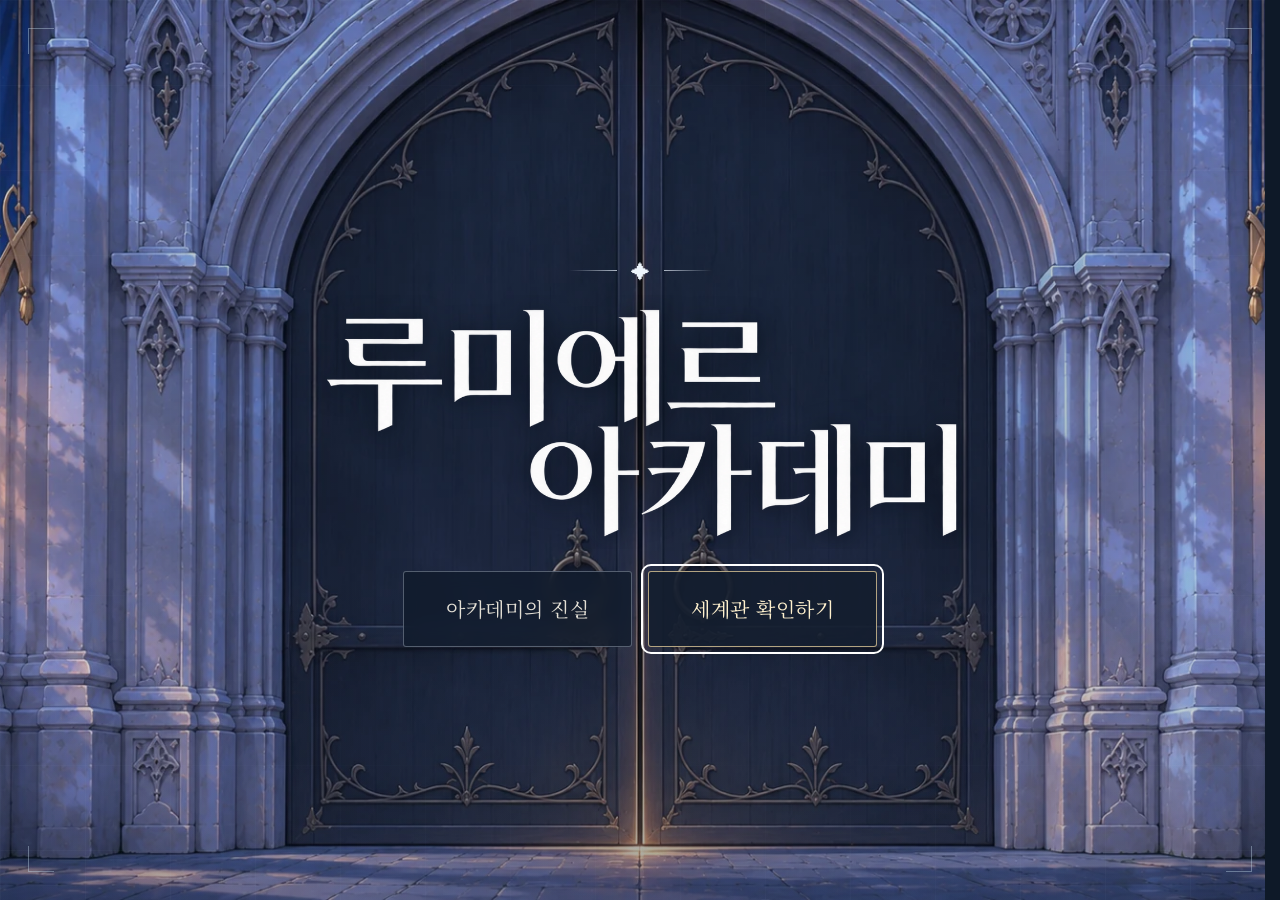
<file: index.html>
<!doctype html>
<!-- File: F:/크랙 리포지토리/LumiereAcademy/index.html | Target: Browser / static HTML -->
<html lang="ko">
<head>
  <meta charset="UTF-8">
  <meta name="viewport" content="width=device-width, initial-scale=1">
  <meta name="theme-color" content="#0e1928">
  <meta name="description" content="검과 마법이 공존하는 루미에르 아카데미. 성장과 교류, 경쟁과 선택이 얽힌 중세 판타지 작품 소개.">
  <title>루미에르 아카데미</title>
  <link rel="stylesheet" href="./nma/webtoon-recommendations.css">
  <link rel="preload" as="image" href="./academy-gate.webp" media="not all and (orientation: portrait) and (max-width: 760px)">
  <link rel="preload" as="image" href="./academy-gate-portrait.webp" media="(orientation: portrait) and (max-width: 760px)">
  <link rel="icon" type="image/svg+xml" href="data:image/svg+xml,%3Csvg xmlns='http://www.w3.org/2000/svg' viewBox='0 0 64 64'%3E%3Crect width='64' height='64' rx='12' fill='%230e1928'/%3E%3Cpath d='M32 7L38 25L56 32L38 39L32 57L26 39L8 32L26 25Z' fill='%23d3b779'/%3E%3C/svg%3E">
  <link rel="preconnect" href="https://fonts.googleapis.com">
  <link rel="preconnect" href="https://fonts.gstatic.com" crossorigin>
  <link href="https://fonts.googleapis.com/css2?family=Cormorant+Garamond:wght@400;500;600&family=Noto+Sans+KR:wght@400;500;600&family=Noto+Serif+KR:wght@400;500;600;700&display=swap" rel="stylesheet">
  <style>
    :root{--night:#0e1928;--deep:#0a121e;--panel:#142234;--gold:#d3b779;--muted:#9eabbc;--ivory:#f1eadb;--line:rgba(211,183,121,.24);--serif:'Noto Serif KR',Batang,serif;--sans:'Noto Sans KR',sans-serif;--english:'Cormorant Garamond',Georgia,serif}
    *{box-sizing:border-box}html{scroll-behavior:smooth;scroll-padding-top:95px}body{margin:0;background:var(--night);color:var(--ivory);font-family:var(--sans);font-size:16px;line-height:1.85;word-break:keep-all}button,a{-webkit-tap-highlight-color:transparent}button{font:inherit;cursor:pointer}a{color:inherit;text-decoration:none}button:focus-visible,a:focus-visible,summary:focus-visible{outline:2px solid var(--gold);outline-offset:5px}button:disabled{cursor:default}::selection{color:var(--deep);background:var(--gold)}[hidden]{display:none!important}.wrap{width:min(1160px,calc(100% - 96px));margin:auto}.serif{font-family:var(--serif)}.muted{color:var(--muted)}.skip{position:fixed;top:-80px;left:20px;background:var(--gold);color:var(--deep);padding:12px 20px;z-index:99}.skip:focus{top:10px}
    .header{position:sticky;top:0;z-index:20;min-height:88px;border-bottom:1px solid var(--line);background:rgba(10,18,30,.91);backdrop-filter:blur(18px)}.header-inner{display:flex;align-items:center;justify-content:space-between;gap:24px;min-height:88px}.brand{display:flex;align-items:center;gap:13px;background:none;border:0;padding:0;color:var(--ivory);text-align:left}.brand-symbol{width:35px;height:46px;color:var(--gold);flex-shrink:0}.brand-text{display:flex;flex-direction:column;gap:2px;line-height:1.35}.brand-text strong{font-family:var(--serif);font-size:17px;font-weight:600;letter-spacing:.05em}.nav{display:flex;gap:34px;align-items:center}.nav a{position:relative;color:#aab4c1;font-size:14px;line-height:88px}.nav a:hover,.nav a.active{color:var(--ivory)}.nav a.active:after{content:'';position:absolute;height:2px;bottom:-1px;left:0;right:0;background:var(--gold)}.menu-toggle{display:none;background:none;border:1px solid var(--line);color:var(--gold);padding:5px 12px;font-size:14px}
    .hero{position:relative;isolation:isolate;min-height:690px;min-height:calc(100svh - 88px);display:flex;flex-direction:column;justify-content:center;overflow:hidden;background:linear-gradient(130deg,#0b1728,#253648 65%,#142234)}.hero-image{position:absolute;inset:0;z-index:-3;width:100%;height:100%;object-fit:cover;object-position:66% 50%}.hero:before{content:'';position:absolute;inset:0;z-index:-2;background:linear-gradient(90deg,rgba(7,16,29,.91) 0%,rgba(7,16,29,.72) 35%,rgba(7,16,29,.15) 76%),linear-gradient(0deg,#0e1928 0%,transparent 35%,rgba(8,17,28,.12))}.hero-content{position:relative;padding:65px 0 115px}.hero-kicker{display:flex;align-items:center;gap:16px;color:var(--gold);font-family:var(--serif);font-size:14px;letter-spacing:.09em;margin-bottom:22px}.hero-kicker:before{content:'';width:35px;height:1px;background:var(--gold)}.hero h1{font-family:var(--serif);font-weight:500;font-size:clamp(48px,5.9vw,82px);line-height:1.3;letter-spacing:-.055em;margin:0 0 26px;text-shadow:0 3px 30px #081120}.hero h1 span{display:block}.hero-copy{color:#d0d4da;line-height:2;font-size:17px;margin:0 0 35px;max-width:430px}.hero-actions{display:flex;gap:14px;align-items:center;flex-wrap:wrap}.button{display:inline-flex;align-items:center;justify-content:center;min-height:50px;padding:11px 29px;border:1px solid var(--line);font-size:14px;letter-spacing:.04em;color:var(--ivory);background:rgba(9,20,35,.35);transition:background .2s,border-color .2s}.button.primary{background:var(--gold);border-color:var(--gold);color:#172235}.button:hover{border-color:var(--gold);background:#26374c}.button.primary:hover{background:#e4cca0}.hero-bottom{position:absolute;left:0;right:0;bottom:30px;display:flex;justify-content:space-between;gap:25px;align-items:center}.hero-genres{font-size:12px;letter-spacing:.14em;color:#b1bac5}.discover{display:flex;gap:14px;align-items:center;font-family:var(--english);font-size:12px;letter-spacing:.22em;color:#cfbf9d}.discover:before{content:'';width:1px;height:32px;background:var(--gold)}
    .intro{padding:100px 0 90px;position:relative}.section-heading{display:flex;gap:24px;align-items:baseline;margin-bottom:28px}.section-heading h2{font-family:var(--serif);font-weight:500;font-size:31px;letter-spacing:-.04em;margin:0}.intro-grid{display:grid;grid-template-columns:1fr 1fr;gap:90px}.intro-lead{font-family:var(--serif);font-size:25px;line-height:1.8;margin:0 0 20px}.intro-body{color:#aeb9c7;margin:0;line-height:2;font-size:16px}.intro-facts{border-top:1px solid var(--line)}.fact{display:grid;grid-template-columns:48px 1fr;gap:15px;padding:20px 0;border-bottom:1px solid var(--line)}.fact-no{font-family:var(--english);font-size:22px;color:var(--gold)}.fact h3{font-family:var(--serif);font-weight:500;font-size:17px;margin:0 0 3px}.fact p{color:var(--muted);font-size:14px;margin:0;line-height:1.8}.footer{border-top:1px solid var(--line);padding:28px 0;color:var(--muted);font-size:12px}.footer-inner{display:flex;justify-content:space-between;gap:20px}.footer-title{font-family:var(--english);letter-spacing:.18em;color:var(--gold)}
    @media(min-width:1600px){.hero-content{padding-top:100px;padding-bottom:150px}}
    @media(max-width:900px){.wrap{width:calc(100% - 56px)}.nav{gap:22px}.intro-grid{gap:45px}.hero{min-height:680px}.hero h1{font-size:64px}}
    @media(max-width:600px){.wrap{width:calc(100% - 40px)}.header,.header-inner{min-height:74px}.brand-text strong{font-size:15px}.brand-symbol{width:28px;height:38px}.menu-toggle{display:block}.nav{display:none;position:absolute;top:73px;left:0;right:0;padding:10px 20px 18px;background:#0a121e;border-bottom:1px solid var(--line);gap:0;flex-direction:column;align-items:stretch}.nav.open{display:flex}.nav a{line-height:46px;padding:0 10px}.nav a.active:after{display:none}.hero{min-height:680px;min-height:calc(100svh - 74px)}.hero-content{padding:70px 0 140px}.hero-kicker{font-size:12px;margin-bottom:26px}.hero h1{font-size:50px;margin-bottom:27px;line-height:1.4}.hero-copy{font-size:15px;max-width:300px}.hero:before{background:linear-gradient(90deg,rgba(7,16,29,.87),rgba(7,16,29,.42)),linear-gradient(0deg,#0e1928,transparent 70%)}.hero-bottom{bottom:25px;flex-direction:column;align-items:flex-start;gap:18px}.hero-genres{font-size:11px;letter-spacing:.08em}.discover:before{height:19px}.intro{padding:65px 0}.section-heading{gap:17px}.section-heading h2{font-size:26px}.intro-grid{grid-template-columns:1fr;gap:35px}.intro-lead{font-size:23px}.button{padding:10px 22px}.footer-inner{flex-direction:column;gap:8px}}
    @media(prefers-reduced-motion:reduce){html{scroll-behavior:auto}*,*:before,*:after{animation:none!important;transition:none!important}}
    .story-links{display:grid;grid-template-columns:repeat(3,1fr);border-top:1px solid var(--line);border-bottom:1px solid var(--line);margin-bottom:30px}.story-links a{padding:34px 30px 34px 0;transition:background .2s}.story-links a+a{border-left:1px solid var(--line);padding-left:30px}.story-links h2{font-family:var(--serif);font-size:21px;font-weight:500;margin:14px 0}.story-links p{color:var(--muted);font-size:14px;line-height:1.9;margin:0 0 22px}.text-link{display:inline-block;color:var(--gold);font-size:14px;border-bottom:1px solid rgba(211,183,121,.35);padding-bottom:4px}.story-links a:hover .text-link{border-color:var(--gold)}.closing{text-align:center;padding:64px 0 76px}.closing p{font-family:var(--serif);font-size:22px;line-height:2;margin:18px 0 22px}.ornament{color:var(--gold);font-size:22px}
    .page-view{padding-top:66px;padding-bottom:75px;min-height:calc(100svh - 170px)}.page-heading{margin-bottom:48px;padding-bottom:35px;border-bottom:1px solid var(--line)}.page-heading h1{font-family:var(--serif);font-size:clamp(31px,4vw,48px);font-weight:500;letter-spacing:-.05em;line-height:1.6;margin:15px 0 18px}.page-heading h1 span{color:var(--gold)}.page-heading p{color:var(--muted);margin:0;font-size:16px;line-height:1.9}.world-layout{display:grid;grid-template-columns:285px 1fr;gap:80px}.document-label{padding:27px 25px;border:1px solid var(--line);align-self:start;background:linear-gradient(145deg,#17273a,#101c2c)}.document-mark{display:block;font-family:var(--serif);font-size:25px;line-height:1.8;margin:0 0 26px}.document-label dl{margin:0;padding-top:22px;border-top:1px solid var(--line)}.document-label dl div{margin-bottom:17px}.document-label dt{font-size:12px;color:var(--gold);margin-bottom:4px}.document-label dd{margin:0;font-size:14px;color:#b5c0ce}.world-article h2{font-family:var(--serif);font-size:23px;font-weight:500;margin:0 0 18px}.world-article h2:not(:first-child){margin-top:35px}.world-article>p{font-size:16px;color:#b5c0ce;line-height:2.05;margin:0 0 18px}.pullquote{padding:25px 30px;margin:35px 0;border-left:2px solid var(--gold);background:rgba(23,39,58,.5)}.pullquote p{font-family:var(--serif);font-size:22px;margin:0;line-height:1.9}.lower-heading{margin-top:70px}.theme-grid{display:grid;grid-template-columns:repeat(3,1fr);gap:38px}.theme-grid article{border-top:1px solid var(--line);padding-top:24px}.theme-grid h3{font-family:var(--serif);font-weight:500;font-size:21px;margin:0 0 12px}.theme-grid p{font-size:15px;color:var(--muted);line-height:1.95;margin:0}.page-next{margin-top:65px;padding-top:30px;border-top:1px solid var(--line);display:flex;justify-content:space-between;gap:25px;align-items:center}.page-next>span{font-family:var(--serif);color:#b5c0ce;font-size:17px}
    .faculty-grid{display:grid;grid-template-columns:1fr 1fr;gap:25px}.faculty{background:linear-gradient(135deg,#1a2b3d,#111d2d);border:1px solid var(--line);padding:34px;position:relative}.faculty.magic{background:linear-gradient(135deg,#20273d,#141b2e)}.faculty h2{font-family:var(--serif);font-size:30px;font-weight:500;margin:10px 0 20px}.faculty-lead{font-family:var(--serif);font-size:20px;line-height:1.9;margin:0 0 20px}.faculty>p:not(.faculty-lead){font-size:15px;color:#acb8c8;line-height:1.95;margin:0 0 25px}.faculty-person{padding-top:18px;border-top:1px solid var(--line);display:flex;justify-content:space-between;gap:15px;font-size:14px}.faculty-person span{color:var(--muted)}.faculty-person a{color:var(--gold);border-bottom:1px solid transparent}.faculty-person a:hover{border-bottom-color:var(--gold)}.life-grid{margin-top:75px;display:grid;grid-template-columns:1fr 1.4fr;gap:65px}.life-heading{font-family:var(--serif);font-size:32px;font-weight:500;line-height:1.65;letter-spacing:-.04em;margin:18px 0}.life-grid .muted{font-size:15px;line-height:1.95}.life-list{border-top:1px solid var(--line)}.life-list details{border-bottom:1px solid var(--line);padding:17px 0}.life-list summary{cursor:pointer;font-family:var(--serif);font-size:18px;list-style:none;padding-right:25px;position:relative}.life-list summary::-webkit-details-marker{display:none}.life-list summary:after{content:'+';position:absolute;right:0;color:var(--gold);font:22px var(--english)}.life-list details[open] summary:after{content:'−'}.life-list summary span{font-family:var(--english);font-size:19px;color:var(--gold);display:inline-block;width:40px}.life-list details p{color:var(--muted);font-size:15px;line-height:1.95;margin:15px 0 5px 40px}.rank-note{margin-top:60px;border:1px solid var(--line);padding:28px 35px;background:#111f30}.rank-note h2{font-family:var(--serif);font-size:24px;font-weight:500;margin:12px 0}.rank-note p+h2{margin-top:28px}.rank-note p{color:#aebccc;font-size:15px;line-height:1.95;margin:0;max-width:800px}
    .roster-controls{display:flex;gap:12px;margin-bottom:25px;flex-wrap:wrap}.filter{border:1px solid var(--line);color:var(--muted);background:transparent;padding:8px 20px;font-size:14px}.filter span{font-family:var(--english);font-size:16px;margin-left:10px}.filter.active{border-color:var(--gold);color:var(--gold);background:rgba(211,183,121,.07)}.filter:hover{border-color:var(--gold)}.character-layout{display:grid;grid-template-columns:300px 1fr;gap:35px;align-items:start}.roster{border-top:1px solid var(--line)}.person{border:0;border-bottom:1px solid var(--line);background:none;display:flex;align-items:center;gap:17px;padding:14px 16px;width:100%;color:var(--muted);text-align:left;min-height:78px}.person-number{font-family:var(--english);font-size:24px;color:#718199;min-width:28px}.person-name{display:flex;flex-direction:column;gap:2px}.person-name strong{font-family:var(--serif);font-weight:500;font-size:18px;color:#c8d0db}.person-name small{font-size:12px;line-height:1.7}.person.active{background:#1c2d42;border-left:2px solid var(--gold);padding-left:14px}.person.active .person-number,.person.active strong{color:var(--gold)}.person:hover{background:#15263b}.profile{position:sticky;top:115px;background:#142236;border:1px solid var(--line);padding:35px 40px;overflow:hidden}.profile-top{display:flex;justify-content:space-between;gap:20px;font-size:12px;color:var(--muted);border-bottom:1px solid var(--line);padding-bottom:18px}.profile h2{font-family:var(--serif);font-size:46px;font-weight:500;letter-spacing:-.05em;margin:28px 0 8px;line-height:1.5}.profile-subtitle{color:var(--gold);font-family:var(--serif);font-size:19px;margin:0 0 30px}.profile-description{color:#c1cbd7;font-size:16px;line-height:2;margin:0 0 28px}.profile-facts{display:grid;grid-template-columns:1fr 1fr;gap:20px;padding:22px 0;border-top:1px solid var(--line);border-bottom:1px solid var(--line);margin:0 0 25px}.profile-facts dt{font-size:12px;color:var(--muted);margin-bottom:5px}.profile-facts dd{font-family:var(--serif);font-size:17px;margin:0}.profile h3{font-family:var(--serif);font-size:19px;font-weight:500;margin:0 0 12px}.profile-note{color:#aebccc;line-height:1.95;font-size:15px;margin:0 0 25px}.profile-tags{display:flex;flex-wrap:wrap;gap:8px}.profile-tags span{font-size:12px;padding:4px 11px;background:#1b2c42;color:#c5b68f;border:1px solid rgba(211,183,121,.18)}.profile-count{font-family:var(--english);letter-spacing:.1em;color:var(--gold)}
    @media(max-width:900px){.world-layout{grid-template-columns:230px 1fr;gap:35px}.story-links h2{font-size:18px}.story-links a{padding-right:22px}.story-links a+a{padding-left:22px}.character-layout{grid-template-columns:230px 1fr;gap:20px}.profile{padding:28px}.faculty{padding:27px}.life-grid{gap:35px}.theme-grid{gap:25px}.profile h2{font-size:38px}}
    @media(max-width:650px){.story-links{grid-template-columns:1fr}.story-links a,.story-links a+a{border-left:0;padding:26px 0}.story-links a+a{border-top:1px solid var(--line)}.story-links h2{font-size:21px}.closing{padding:35px 0 60px}.closing p{font-size:18px}.page-view{padding-top:42px;padding-bottom:50px}.page-heading{margin-bottom:30px;padding-bottom:28px}.page-heading h1{font-size:31px;line-height:1.65}.page-heading p{font-size:15px}.world-layout{grid-template-columns:1fr;gap:35px}.document-label{padding:22px}.document-mark{font-size:25px;margin:0 0 18px}.document-label dl{display:grid;grid-template-columns:1fr;gap:10px}.document-label dl div{margin-bottom:5px}.theme-grid,.faculty-grid{grid-template-columns:1fr}.theme-grid{gap:28px}.lower-heading{margin-top:45px}.pullquote{padding:22px}.pullquote p{font-size:19px}.life-grid{grid-template-columns:1fr;margin-top:45px;gap:20px}.life-heading{font-size:28px}.faculty{padding:25px}.rank-note{padding:24px;margin-top:40px}.page-next{margin-top:40px;align-items:flex-start;flex-direction:column}.character-layout{grid-template-columns:1fr;gap:28px}.roster{display:grid;grid-template-columns:1fr 1fr;gap:0}.person{padding:12px 9px;gap:10px;min-height:75px}.person.active{padding-left:7px}.person-name strong{font-size:16px}.person-name small{font-size:12px}.person-number{font-size:20px;min-width:22px}.filter{padding:7px 14px}.profile{position:static;padding:25px}.profile h2{font-size:36px}.profile-top{gap:10px;font-size:11px}.profile-facts{gap:20px}.profile-facts dd{font-size:16px}.faculty-lead{font-size:19px}}
    @media(min-width:601px) and (max-width:700px){.nav{gap:15px}.nav a{font-size:13px}.brand-text strong{font-size:15px}}
    @media(max-width:360px){.hero h1{font-size:44px}.hero-actions{gap:10px}.hero-actions .button{padding:10px 17px;font-size:13px}.roster{grid-template-columns:1fr}}
    body.entry-active,body.lightbox-active{overflow:hidden}.entry-screen{position:fixed;inset:0;width:100%;height:100%;max-width:none;max-height:none;margin:0;padding:45px;border:0;background:#070e18;color:#fff;overflow:auto;isolation:isolate;display:grid;place-items:center;text-align:center}.entry-screen:not([open]){display:none}.entry-screen::backdrop{background:#070e18}.entry-background{position:absolute;inset:0;z-index:-4;width:100%;height:100%;object-fit:cover;object-position:64% 50%;opacity:.3;filter:blur(3px) saturate(.65);transform:scale(1.045)}.entry-screen:before{content:'';position:absolute;inset:0;z-index:-3;background:radial-gradient(ellipse at 50% 47%,rgba(16,35,54,.2),rgba(3,9,17,.84) 80%),linear-gradient(0deg,#070e18,transparent 35%,rgba(5,12,21,.3))}.entry-grid{position:absolute;inset:0;z-index:-2;opacity:.07;background-image:linear-gradient(rgba(209,234,255,.4) 1px,transparent 1px),linear-gradient(90deg,rgba(209,234,255,.4) 1px,transparent 1px);background-size:85px 85px;mask-image:radial-gradient(ellipse,transparent 40%,#000 90%)}.entry-content{width:min(780px,100%);position:relative;padding:42px 0}.entry-edition{color:#adbdcb;letter-spacing:.26em;font-size:12px;line-height:2;margin:0 0 35px}.entry-ornament{display:flex;align-items:center;justify-content:center;gap:22px;margin-bottom:20px;color:#eef5fc}.entry-ornament span{width:90px;height:1px;background:linear-gradient(90deg,transparent,rgba(234,243,255,.7))}.entry-ornament span:last-child{transform:rotate(180deg)}.entry-ornament b{font-size:24px;font-weight:400}.entry-enter{border:1px solid rgba(225,239,255,.65);background:rgba(16,31,48,.45);color:white;min-width:185px;padding:15px 28px;display:inline-flex;flex-direction:column;align-items:center;gap:2px;transition:background .25s,border-color .25s,box-shadow .25s}.entry-enter>span{font-family:var(--english);font-size:21px;letter-spacing:.3em;padding-left:.3em;line-height:1.6}.entry-enter small{font-size:12px;color:#b8c8d8;letter-spacing:.15em}.entry-enter:hover{border-color:#fff;background:rgba(42,66,89,.75);box-shadow:0 0 35px rgba(185,219,250,.1)}.entry-enter:focus-visible{outline-color:#fff}.entry-corner{position:absolute;width:26px;height:26px;opacity:.4;border-color:#c5dcec;border-style:solid}.top-left{top:28px;left:28px;border-width:1px 0 0 1px}.top-right{top:28px;right:28px;border-width:1px 1px 0 0}.bottom-left{bottom:28px;left:28px;border-width:0 0 1px 1px}.bottom-right{bottom:28px;right:28px;border-width:0 1px 1px 0}.entry-connection{width:min(270px,100%);margin:0 auto;min-height:100px}.entry-connection p{font-family:var(--serif);font-size:16px;color:#e0eefb;margin:0 0 16px}.entry-connection progress{display:block;width:100%;height:2px;border:0;appearance:none;background:#24384d;color:#d6edff}.entry-connection progress::-webkit-progress-bar{background:#24384d}.entry-connection progress::-webkit-progress-value{background:#d6edff;box-shadow:0 0 14px #b3dbff;transition:width .3s}.entry-connection progress::-moz-progress-bar{background:#d6edff}.entry-connection>span{display:block;font-family:var(--english);font-size:12px;letter-spacing:.18em;color:#90aecb;margin-top:14px}.entry-scan{position:absolute;z-index:2;left:0;right:0;top:0;height:1px;background:rgba(199,229,255,.8);box-shadow:0 0 45px 10px rgba(151,209,255,.08);opacity:0;pointer-events:none}.entry-screen.connecting .entry-scan{animation:entry-scan 1.1s ease-in-out both}.entry-screen.leaving{opacity:0;transform:scale(1.015);transition:opacity .35s ease,transform .35s ease}.site-reveal{animation:site-reveal .55s ease-out both}@keyframes entry-scan{0%{opacity:0;top:15%}25%{opacity:.55}85%{opacity:.3}100%{opacity:0;top:90%}}@keyframes site-reveal{from{opacity:.4;transform:translateY(7px)}to{opacity:1;transform:translateY(0)}}
    .person-thumb{width:46px;height:56px;flex-shrink:0;display:grid;place-items:center;border:1px solid rgba(211,183,121,.17);color:#8a9db5;background:#0e1b2b;overflow:hidden;position:relative;font-family:var(--english);font-size:24px}.person-thumb img{width:100%;height:100%;object-fit:cover;position:absolute;inset:0}.person-thumb.is-unavailable img{display:none}.person-thumb .media-fallback{font-size:20px}.person .person-number{min-width:0}.profile{position:static}.profile-hero{display:grid;grid-template-columns:160px 1fr;gap:27px;margin:28px 0;align-items:center}.profile-hero h2{margin:0 0 8px;font-size:36px}.profile-hero .profile-subtitle{font-size:17px;margin:0;line-height:1.9}.portrait-slot{aspect-ratio:3/4;border:1px solid var(--line);background:#0d1a2b;display:grid;place-items:center;position:relative;overflow:hidden;color:#a3b3c8}.portrait-slot img{position:absolute;inset:0;width:100%;height:100%;object-fit:cover}.media-fallback{display:flex;flex-direction:column;align-items:center;justify-content:center;gap:10px;padding:14px;color:#a9b8ca;text-align:center;font-size:14px;line-height:1.7}.media-fallback small{font-size:12px;color:#6f859e;letter-spacing:.08em}.portrait-slot.is-unavailable img,.gallery-slot.is-unavailable img,.lightbox-stage.is-unavailable img{display:none}.profile-gallery{margin-top:28px;padding-top:23px;border-top:1px solid var(--line)}.gallery-heading{display:flex;align-items:center;justify-content:space-between;gap:15px;margin-bottom:17px}.gallery-heading h3{font-family:var(--sans);font-size:14px;margin:0;color:#cfdae8}.gallery-heading span{font-size:12px;color:var(--gold)}.gallery-grid{display:grid;grid-template-columns:1fr 1fr;gap:13px}.gallery-item{margin:0;min-width:0}.gallery-slot{display:grid;place-items:center;position:relative;width:100%;aspect-ratio:3/2;overflow:hidden;padding:0;border:1px solid rgba(211,183,121,.23);background:#0e1b2b;color:#cdd8e6}.gallery-slot img{position:absolute;inset:0;width:100%;height:100%;object-fit:cover;transition:transform .3s}.gallery-slot:not(:disabled):hover img,.gallery-slot:focus-visible img{transform:scale(1.04)}.gallery-slot:disabled{opacity:1;cursor:default}.gallery-index{position:absolute;left:11px;top:8px;z-index:1;color:#c5d4e6;font-family:var(--english);font-size:14px;text-shadow:0 1px 5px #070e18}.gallery-enlarge{position:absolute;inset:auto 0 0;padding:10px;background:linear-gradient(transparent,rgba(5,13,23,.9));font-size:12px;opacity:0;transition:opacity .2s}.gallery-slot:not(:disabled):hover .gallery-enlarge,.gallery-slot:focus-visible .gallery-enlarge{opacity:1}.gallery-item figcaption{font-size:12px;color:#8195ad;margin-top:7px}.gallery-note{font-size:12px;color:#8396ad;margin:17px 0 0;line-height:1.8}
    .media-lightbox{width:min(1100px,calc(100% - 48px));max-width:none;max-height:calc(100svh - 48px);padding:0;border:1px solid rgba(211,183,121,.36);background:#0c1726;color:var(--ivory);overflow:auto}.media-lightbox::backdrop{background:rgba(3,8,15,.91);backdrop-filter:blur(7px)}.lightbox-head{display:flex;align-items:center;justify-content:space-between;gap:20px;padding:18px 23px;border-bottom:1px solid var(--line)}.lightbox-head h2{font-family:var(--sans);font-size:15px;font-weight:400;line-height:1.7;margin:0}.lightbox-close{background:none;border:0;padding:4px 8px;color:#ced8e4;font-size:14px;display:flex;align-items:center;gap:12px}.lightbox-close span{font-size:24px}.lightbox-stage{height:min(65svh,720px);display:grid;place-items:center;background:#070e18;padding:15px;position:relative}.lightbox-stage img{width:100%;height:100%;max-height:100%;object-fit:contain;display:block}.lightbox-stage .media-fallback{position:absolute}.lightbox-foot{display:flex;justify-content:space-between;align-items:center;padding:14px 23px;gap:16px}.lightbox-foot button{background:none;border:1px solid var(--line);padding:7px 13px;font-size:13px;color:var(--ivory)}.lightbox-foot button:disabled{opacity:.3}.lightbox-foot>span{font-family:var(--english);color:var(--gold);font-size:16px;letter-spacing:.1em}
    @media(max-width:900px){.profile-hero{grid-template-columns:125px 1fr;gap:20px}.profile-hero h2{font-size:30px}.profile-hero .profile-subtitle{font-size:16px}.person-thumb{width:37px;height:48px}.person{gap:12px}.entry-screen{padding:35px}}
    @media(max-width:650px){.entry-screen{padding:25px 20px}.entry-content{padding:30px 0 55px}.entry-edition{font-size:10px;letter-spacing:.15em;margin-bottom:27px}.entry-corner{width:16px;height:16px}.top-left{left:14px;top:14px}.top-right{right:14px;top:14px}.bottom-left{left:14px;bottom:14px}.bottom-right{right:14px;bottom:14px}.entry-ornament{gap:18px}.entry-ornament span{width:60px}.entry-enter{min-width:170px;padding:13px 22px}.person-thumb{width:34px;height:45px}.person{gap:10px}.person-name{min-width:0}.person-name small{line-height:1.6}.profile-hero{grid-template-columns:100px 1fr;gap:18px}.profile-hero h2{font-size:28px}.profile-hero .profile-subtitle{font-size:15px}.media-fallback{font-size:12px;padding:10px;gap:6px}.media-fallback small{font-size:10px}.gallery-grid{gap:10px}.media-lightbox{width:calc(100% - 24px);max-height:calc(100svh - 24px)}.lightbox-head,.lightbox-foot{padding:14px}.lightbox-head h2{font-size:14px}.lightbox-stage{height:60svh;padding:10px}.lightbox-foot{gap:8px}.lightbox-foot button{padding:7px 10px;font-size:12px}.gallery-note{font-size:12px}.profile-gallery{margin-top:24px}}
    .entry-screen{overflow-x:hidden}.entry-background{transform:none}
    @media(max-height:800px) and (min-width:651px){.entry-content{padding:10px 0}.entry-edition{margin-bottom:22px}.entry-ornament{margin-bottom:14px}.entry-enter{padding:11px 25px}}
    @media(max-height:630px) and (min-width:651px){.entry-content{padding:10px 0}.entry-edition{margin-bottom:15px}.entry-ornament{margin-bottom:10px}.entry-enter{padding:8px 25px}}
    @media(prefers-reduced-motion:reduce){.entry-screen.connecting .entry-scan{display:none}.entry-screen.leaving{transition:none}.site-reveal{animation:none}}
    .sr-only{position:absolute!important;width:1px!important;height:1px!important;padding:0!important;margin:-1px!important;overflow:hidden!important;clip-path:inset(50%);white-space:nowrap;border:0}
    /* ENTER: the painted gate opens into sky, then the same home landscape. */
    .academy-opening{--opening-duration:7.4s;position:absolute;inset:0;z-index:10;overflow:hidden;isolation:isolate;color:#23374c}
    .opening-stage,.opening-sky-surface{position:absolute;inset:0;overflow:hidden;pointer-events:none}
    .opening-sky-surface{background:#f6fcff;transition:opacity 1.6s cubic-bezier(.2,.6,.2,1)}
    .opening-world{position:absolute;inset:-8%;overflow:hidden;background:radial-gradient(ellipse at 63% 25%,#ffffffeb 0%,#ffffff00 44%),linear-gradient(180deg,#abd4ec 0%,#d9eff9 40%,#fff 68%,#ebf6fa 100%)}
    .opening-cloud{position:absolute;filter:blur(2px);background:radial-gradient(ellipse 27% 31% at 24% 51%,#fff 36%,#ffffff00 100%),radial-gradient(ellipse 24% 43% at 44% 47%,#fff 38%,#ffffff00 100%),radial-gradient(ellipse 30% 42% at 68% 60%,#fff 42%,#ffffff00 100%),radial-gradient(ellipse 43% 21% at 50% 73%,#fff 40%,#ffffff00 100%)}
    .opening-cloud.far{top:2%;left:-5%;width:67%;height:32%;opacity:.6}
    .opening-cloud.left{top:8%;left:-43%;width:87%;height:74%;rotate:17deg;opacity:.92}
    .opening-cloud.right{top:-26%;right:-42%;width:80%;height:98%;rotate:-20deg;opacity:.88}
    .opening-reflection{position:absolute;inset:70% 0 0;background:linear-gradient(176deg,transparent 10%,#ffffffba 33%,transparent 34%,transparent 54%,#ffffffb3 55%,transparent 56%),linear-gradient(180deg,#ffffff00,#c8e6f266 65%,#e9f5fa);opacity:.65}
    .opening-sunlight{position:absolute;inset:-30%;background:radial-gradient(ellipse 26% 16% at 71% 24%,#ffffffd9 12%,transparent 100%),conic-gradient(from 128deg at 72% 21%,transparent 0deg,#ffffff70 10deg,transparent 18deg,#ffffffa8 25deg,transparent 33deg);opacity:.4}
    .opening-lights{position:absolute;inset:0;opacity:0}
    .opening-lights>span{position:absolute;left:var(--x);top:var(--y);width:var(--size);height:var(--size);border-radius:50%;background:radial-gradient(circle,#fff 0% 18%,#fff9e6bd 35%,#e2c49200 76%);filter:drop-shadow(0 0 3px #fff8cf)}
    .opening-lights>.light-shard{height:calc(var(--size)*2.3);border-radius:80% 12% 80% 18%;background:linear-gradient(150deg,#fff 15%,#fff7d4bd 65%,#ffffff00);filter:blur(.25px) drop-shadow(0 0 5px #fff7d4)}
    .opening-lights>.light-bokeh{background:radial-gradient(circle,#fff7d770 0% 25%,#ffffff50 35%,transparent 74%);filter:blur(3px);opacity:.18}
    .opening-white-veil{position:absolute;inset:0;background:#fff;opacity:0}
    .opening-copy,.opening-title{position:absolute;inset:0;display:grid;place-items:center;opacity:0}
    .opening-copy p{margin:0;padding:0 24px;font-family:var(--serif);font-weight:400;font-size:clamp(22px,3.1vw,36px);line-height:1.9;letter-spacing:.065em;color:#23374c;text-shadow:0 1px 18px #ffffffa6}
    .opening-copy p>span{display:inline-block}.opening-copy p>span+span{margin-left:.35em}
    .opening-logo{display:grid;place-items:center;position:relative;overflow:hidden;width:min(80vw,760px,110svh);aspect-ratio:1185/457}
    .opening-logo img{position:absolute;left:50%;top:50%;width:141%;max-width:none;height:auto;transform:translate(-50%,-50%);filter:brightness(.22) sepia(.2) hue-rotate(155deg);opacity:0}
    .opening-title-text{display:flex;flex-direction:column;align-items:flex-start;font-family:var(--serif);font-size:min(clamp(32px,6.8vw,83px),15svh);font-weight:400;line-height:1.25;letter-spacing:.025em;color:#23374c}
    .opening-title-text>span+span{padding-left:1.1em}.opening-logo.has-logo img{opacity:1}.opening-logo.has-logo .opening-title-text{display:none}
    .academy-opening .gateway-skip{z-index:12;min-height:44px;color:#334c61;background:#ffffff73;border-color:#4667834d;box-shadow:0 3px 22px #4267800a;transition:color .4s,background .4s,border-color .4s}
    .academy-opening .gateway-skip:focus-visible{outline:2px solid #557b9b;outline-offset:4px}
    .academy-opening[data-phase="passing"] .gateway-skip,.academy-opening.world-revealing .gateway-skip{color:#f0e2bf;background:#0c1925b3;border-color:#f8e7b966}
    .academy-opening.opening .gate-architecture{z-index:3;animation:opening-gate-passage 1.75s cubic-bezier(.4,0,.2,1) both;will-change:transform,opacity}
    .academy-opening.opening .painted-gate-leaf{will-change:transform}
    .academy-opening.opening .painted-gate-leaf.left{animation:opening-left-door 1.6s .08s cubic-bezier(.18,.7,.25,1) both}
    .academy-opening.opening .painted-gate-leaf.right{animation:opening-right-door 1.6s .08s cubic-bezier(.18,.7,.25,1) both}
    .academy-opening.opening .opening-world{animation:opening-sky-focus var(--opening-duration) ease both}
    .academy-opening.opening .opening-cloud{animation:opening-cloud-drift var(--opening-duration) ease both}
    .academy-opening.opening .opening-sunlight{animation:opening-sunlight var(--opening-duration) ease both}
    .academy-opening.opening .opening-white-veil{animation:opening-white-passage var(--opening-duration) ease both}
    .academy-opening.opening .opening-lights{animation:opening-light-presence var(--opening-duration) ease both}
    .academy-opening.opening .opening-lights>span{animation:opening-light-drift 5.6s var(--delay) ease both}
    .academy-opening.opening .opening-lights>.light-bokeh{animation-name:opening-bokeh-drift}
    .academy-opening.opening .opening-copy{animation:opening-quote var(--opening-duration) ease both}
    .academy-opening.opening .opening-copy p>span+span{animation:opening-last-phrase var(--opening-duration) ease both}
    .academy-opening.opening .opening-copy p>span:nth-child(3){animation-name:opening-final-phrase}
    .academy-opening.opening .opening-title{animation:opening-title-arrive var(--opening-duration) ease both}
    .academy-opening.opening.title-departing .opening-title{animation:opening-title-depart 1.1s cubic-bezier(.3,0,.3,1) both}
    .academy-opening.world-revealing .opening-sky-surface{opacity:0}
    .scene-entering.world-revealing .hero-image{animation:opening-home-arrive 3.5s cubic-bezier(.2,.6,.2,1) both}
    @keyframes opening-left-door{from{transform:rotateY(0)}to{transform:rotateY(-78deg)}}
    @keyframes opening-right-door{from{transform:rotateY(0)}to{transform:rotateY(78deg)}}
    @keyframes opening-gate-passage{0%,10%{opacity:1;transform:scale(1)}58%{opacity:.95}100%{opacity:0;transform:scale(1.24)}}
    @keyframes opening-sky-focus{0%,22%{transform:scale(1.05);filter:blur(5px)}70%,100%{transform:scale(1);filter:blur(0)}}
    @keyframes opening-cloud-drift{from{transform:translate(-18px,3px)}to{transform:translate(19px,-4px)}}
    @keyframes opening-sunlight{0%,20%{opacity:.1;transform:rotate(-3deg)}40%{opacity:.75}100%{opacity:.3;transform:rotate(2deg)}}
    @keyframes opening-white-passage{0%,8%{opacity:0}19%,26%{opacity:1}48%{opacity:.55}100%{opacity:.15}}
    @keyframes opening-light-presence{0%,23%{opacity:0}39%,68%{opacity:.9}100%{opacity:.55}}
    @keyframes opening-light-drift{0%,12%{opacity:0;transform:translate(0,0) rotate(0)}32%{opacity:.9}65%{opacity:.7}100%{opacity:.12;transform:translate(var(--drift),var(--rise)) rotate(36deg)}}
    @keyframes opening-bokeh-drift{0%,12%{opacity:0;transform:translate(0,0)}32%,65%{opacity:.28}100%{opacity:.08;transform:translate(var(--drift),var(--rise))}}
    @keyframes opening-quote{0%,33%{opacity:0;filter:blur(3px);transform:translateY(5px)}45%,70%{opacity:1;filter:blur(0);transform:translateY(0)}80%,100%{opacity:0;filter:blur(0);transform:translateY(-3px)}}
    @keyframes opening-last-phrase{0%,46%{opacity:0}58%,100%{opacity:1}}
    @keyframes opening-final-phrase{0%,56%{opacity:0}68%,100%{opacity:1}}
    @keyframes opening-title-arrive{0%,80%{opacity:0;filter:blur(7px);transform:scale(1.025)}100%{opacity:1;filter:blur(0);transform:scale(1)}}
    @keyframes opening-title-depart{from{opacity:1;filter:blur(0);transform:scale(1)}to{opacity:0;filter:blur(5px);transform:scale(1.035)}}
    @keyframes opening-home-arrive{from{transform:scale(1.035)}to{transform:scale(1)}}
    @media(max-width:600px){.opening-copy p{font-size:clamp(19px,5.1vw,26px)}.opening-logo{width:min(90vw,110svh)}.academy-opening .gateway-skip{right:18px;bottom:max(18px,env(safe-area-inset-bottom))}.opening-lights>.light-bokeh{filter:blur(2px)}}
    @media(prefers-reduced-motion:reduce){.academy-opening *{animation:none!important;transition:none!important}.academy-opening .opening-title{opacity:1}.academy-opening .gate-architecture{display:none}}
    .academy-gateway{position:absolute;inset:0;z-index:10;overflow:hidden;background:#0a1420;isolation:isolate}.gateway-stage{position:absolute;inset:0;overflow:hidden}.gateway-image{position:absolute;inset:0;width:100%;height:100%;object-fit:cover;object-position:64% 50%;filter:brightness(1.2) saturate(1.08)}.gateway-atmosphere{position:absolute;inset:0;background:radial-gradient(ellipse at 53% 22%,rgba(255,224,151,.2),transparent 63%),linear-gradient(0deg,rgba(5,14,23,.38),transparent 45%)}.gateway-doors{position:absolute;inset:0 5.5%;perspective:1500px;perspective-origin:50% 50%;transform-style:preserve-3d}.gate-door{position:absolute;top:-2%;bottom:-2%;width:50.1%;overflow:hidden;backface-visibility:hidden;border:2px solid #bda674;background:linear-gradient(100deg,#8b7b5e,#dfd3b2 8%,#c7b993 18%,#ebdfbc 47%,#c7b68b 82%,#8e7b54);box-shadow:inset 0 0 80px rgba(79,61,28,.38);transform-style:preserve-3d}.gate-door.left{left:0;transform-origin:0 50%}.gate-door.right{right:0;transform-origin:100% 50%;background:linear-gradient(-100deg,#8b7b5e,#dfd3b2 8%,#c7b993 18%,#ebdfbc 47%,#c7b68b 82%,#8e7b54)}.gate-door:before{content:'';position:absolute;inset:3% 7%;border:1px solid rgba(105,80,40,.6);box-shadow:inset 0 0 0 5px rgba(255,244,207,.22),0 0 0 5px rgba(80,61,30,.12);background:repeating-linear-gradient(90deg,transparent 0 18%,rgba(124,102,61,.07) 18% 18.4%,transparent 18.4% 36%)}.gate-door-art{position:absolute;inset:7% 9%;width:82%;height:86%;fill:none;stroke:#897044;stroke-width:1.5;vector-effect:non-scaling-stroke;opacity:.7}.gate-door.right .gate-door-art{scale:-1 1}.gate-crest{position:absolute;width:126px;height:126px;border-radius:50%;top:calc(50% - 63px);border:2px solid #c8ae71;background:radial-gradient(circle,#384d5d,#1a2b39);box-shadow:0 0 0 6px rgba(152,125,69,.23),0 0 0 8px rgba(108,84,35,.45);display:grid;place-items:center;color:#f0de9f;font-family:var(--serif);font-size:60px;text-shadow:0 0 20px rgba(255,231,161,.35)}.gate-door.left .gate-crest{right:-63px}.gate-door.right .gate-crest{left:-63px}.gate-crest:after{content:'';position:absolute;inset:12px;border:1px solid rgba(240,222,159,.45);border-radius:50%}.gate-pillar{position:absolute;top:-1%;bottom:-1%;width:5.7%;z-index:4;background:repeating-linear-gradient(0deg,transparent 0 110px,rgba(112,91,48,.3) 110px 112px),linear-gradient(90deg,#887657,#e7dabb 45%,#c6b48a 72%,#786246);box-shadow:0 0 35px rgba(3,9,16,.6)}.gate-pillar.left{left:0}.gate-pillar.right{right:0;scale:-1 1}.gateway-light{position:absolute;inset:-15% -30%;z-index:3;pointer-events:none;opacity:0;background:radial-gradient(ellipse at 50% 47%,rgba(255,247,215,.52),rgba(255,221,143,.14) 31%,transparent 64%);mix-blend-mode:screen}.gateway-seam{position:absolute;left:calc(50% - 1px);top:0;bottom:0;width:2px;z-index:3;background:#fff3c8;box-shadow:0 0 35px 8px rgba(255,232,153,.6);opacity:0}.gateway-bird{position:absolute;z-index:5;left:50%;top:var(--bird-y,40%);width:var(--bird-size,38px);color:#fff2d0;opacity:0;pointer-events:none;filter:drop-shadow(0 0 5px rgba(251,231,180,.25))}.gateway-bird svg{display:block;width:100%;height:auto;fill:none;stroke:currentColor;stroke-width:3;stroke-linecap:round}.gateway-skip{position:absolute;z-index:8;right:28px;bottom:26px;padding:9px 17px;border:1px solid rgba(248,231,185,.4);background:rgba(12,25,37,.7);color:#f0e2bf;font-family:var(--sans);font-size:12px;cursor:pointer;backdrop-filter:blur(6px)}.gateway-skip:focus-visible{outline-color:#f0dfaa}.gateway-status{position:absolute;left:0;right:0;bottom:28px;z-index:6;text-align:center;color:#f7e9c8;font-family:var(--english);font-size:14px;letter-spacing:.23em;pointer-events:none;text-shadow:0 1px 10px #101b25;opacity:0}.academy-gateway.opening .gate-door.left{animation:gate-left-open 1.85s .18s cubic-bezier(.4,0,.2,1) both}.academy-gateway.opening .gate-door.right{animation:gate-right-open 1.85s .18s cubic-bezier(.4,0,.2,1) both}.academy-gateway.opening .gateway-image{animation:gateway-view 2.8s ease-out both}.academy-gateway.opening .gateway-light{animation:gateway-light 2.7s ease-out both}.academy-gateway.opening .gateway-seam{animation:gateway-seam 1.7s ease both}.academy-gateway.opening .gate-pillar{animation:gate-frame 2.5s ease both}.academy-gateway.opening .gateway-bird{animation:gateway-flight 1.6s var(--bird-delay,.8s) ease-in both}.academy-gateway.opening .gateway-bird svg{animation:gateway-wing .32s ease-in-out infinite alternate}.academy-gateway.revealed .gateway-status{animation:gateway-caption 1.5s ease both}.academy-gateway.departing{opacity:0;transition:opacity .45s ease}.entry-screen.gate-active{padding:0;background:transparent;overflow:hidden}.entry-screen.gate-active::backdrop{background:transparent}.entry-screen.gate-active:before{display:none}.entry-screen.gate-active>.entry-background,.entry-screen.gate-active>.entry-grid,.entry-screen.gate-active>.entry-scan,.entry-screen.gate-active>.entry-corner,.entry-screen.gate-active>.entry-content{display:none}
    @keyframes gate-left-open{0%{transform:rotateY(0)}100%{transform:rotateY(88deg)}}@keyframes gate-right-open{0%{transform:rotateY(0)}100%{transform:rotateY(-88deg)}}@keyframes gateway-view{from{transform:scale(1.07);filter:brightness(1.18) saturate(1.08)}to{transform:scale(1);filter:brightness(1.05) saturate(1.02)}}@keyframes gateway-light{0%{opacity:0;scale:.2 1}22%{opacity:.55}55%{opacity:.65;scale:1 1}100%{opacity:0;scale:1.15 1}}@keyframes gateway-seam{0%{opacity:0}12%,25%{opacity:1}85%,100%{opacity:0;scale:20 1}}@keyframes gate-frame{0%,50%{opacity:1}100%{opacity:0}}@keyframes gateway-flight{0%{opacity:0;transform:translate(-50%,0) scale(.7)}12%{opacity:.9}80%{opacity:.9}100%{opacity:0;transform:translate(var(--bird-x,60vw),var(--bird-rise,-25vh)) scale(.6)}}@keyframes gateway-wing{from{transform:scaleY(.5)}to{transform:scaleY(1)}}@keyframes gateway-caption{0%{opacity:0}18%,80%{opacity:.85}100%{opacity:0}}
    @media(max-width:650px){.gateway-doors{left:6%;right:6%;perspective:900px}.gate-pillar{width:6.3%}.gate-crest{width:88px;height:88px;top:calc(50% - 44px);font-size:45px}.gate-door.left .gate-crest{right:-44px}.gate-door.right .gate-crest{left:-44px}.gateway-skip{right:18px;bottom:18px;font-size:11px;padding:8px 12px}.gateway-status{bottom:72px;font-size:12px;letter-spacing:.15em}.gateway-bird{width:calc(var(--bird-size,38px)*.8)}}
    @media(prefers-reduced-motion:reduce){.academy-gateway .gateway-bird,.academy-gateway .gateway-light,.academy-gateway .gateway-seam{display:none}}
    html{scrollbar-gutter:stable}
    body.home-scene{--scene-header-height:88px}
    .home-scene .header{background:rgba(10,18,30,.58);border-bottom:0;box-shadow:inset 0 -1px var(--line)}
    .home-scene .hero{margin-top:calc(-1 * var(--scene-header-height));min-height:100svh;padding-top:var(--scene-header-height)}
    .home-scene .hero-image{object-position:64% 50%;filter:brightness(1.05) saturate(1.02)}
    .home-scene .hero h1:focus{outline:none}
    .home-scene .hero:before{background:linear-gradient(90deg,rgba(7,16,29,.83),rgba(7,16,29,.58) 35%,rgba(7,16,29,.06) 76%),linear-gradient(0deg,#0e1928,transparent 35%)}
    .home-scene .hero-actions .button{border-radius:8px;backdrop-filter:blur(12px);box-shadow:0 8px 30px rgba(3,10,19,.15)}
    .home-scene .hero-actions .button:not(.primary){background:rgba(16,31,48,.44);border-color:rgba(233,221,193,.4)}
    .academy-gateway.home-gateway{background:transparent}
    .home-gateway .gateway-image{display:none}
    .home-gateway .gateway-stage{transition:opacity .8s ease}
    .home-gateway.interface-revealing .gateway-stage{opacity:0}
    .scene-entering .hero-image{animation:gateway-view 2.8s ease-out both}
    .scene-entering .hero:before{opacity:0}
    .scene-entering .header,.scene-entering .hero-content>*,.scene-entering .hero-actions>.button,.scene-entering .hero-bottom{opacity:0}
    .scene-entering.interface-revealing .hero:before{opacity:1;transition:opacity 1.6s ease}
    .scene-entering.interface-revealing .header{animation:scene-overlay .7s ease both}
    .scene-entering.interface-revealing .hero-kicker{animation:scene-overlay .7s .3s ease both}

    .scene-entering.interface-revealing .hero h1{animation:scene-overlay .9s .65s ease both}
    .scene-entering.interface-revealing .hero-copy{animation:scene-overlay .8s 1.05s ease both}
    .scene-entering.interface-revealing .hero-actions{opacity:1}
    .scene-entering.interface-revealing .hero-actions>.button{animation:scene-overlay .75s 1.4s ease both}
    .scene-entering.interface-revealing .hero-actions>.button+ .button{animation-delay:1.55s}
    .scene-entering.interface-revealing .hero-bottom{animation:scene-overlay .8s 1.8s ease both}
    @keyframes scene-overlay{from{opacity:0;transform:translateY(12px);filter:blur(4px)}to{opacity:1;transform:translateY(0);filter:blur(0)}}
    @media(max-width:600px){body.home-scene{--scene-header-height:74px}}
    @media(max-height:650px) and (min-width:601px){.home-scene .hero-content{padding:30px 0 105px}.home-scene .hero h1{font-size:52px;margin-bottom:18px}.home-scene .hero-copy{margin-bottom:22px}.home-scene .hero-kicker{margin-bottom:12px}}
    @media(prefers-reduced-motion:reduce){.scene-entering .header,.scene-entering .hero-content>*,.scene-entering .hero-actions>.button,.scene-entering .hero-bottom,.scene-entering .hero:before{opacity:1}}
    .gateway-whiteveil{position:absolute;inset:0;z-index:7;pointer-events:none;background:#fff;opacity:0}
    .gate-architecture{position:absolute;inset:0;z-index:2;transform-origin:50% 48%;pointer-events:none}
    .gateway-transit-effects{position:absolute;inset:0;z-index:5;pointer-events:none}
    .home-gateway[data-phase="passing"] .gateway-atmosphere{background:#fffdf3}
    .academy-gateway.opening .gate-door.left{animation:gate-left-pass .72s .04s cubic-bezier(.18,.7,.25,1) both}
    .academy-gateway.opening .gate-door.right{animation:gate-right-pass .72s .04s cubic-bezier(.18,.7,.25,1) both}
    .academy-gateway.opening .gate-architecture{animation:gateway-rush .9s .16s cubic-bezier(.55,.06,.92,.5) both}
    .gateway-doors{left:14%;right:14%;z-index:3}
    .gate-sidewall{position:absolute;top:0;bottom:0;width:14.4%;z-index:4;pointer-events:none;background:repeating-linear-gradient(0deg,transparent 0 96px,rgba(9,17,27,.38) 96px 98px),repeating-linear-gradient(90deg,transparent 0 74px,rgba(12,23,35,.2) 74px 76px),linear-gradient(90deg,#293642,#687780 24%,#4c5a65 75%,#26323e);box-shadow:inset -18px 0 28px rgba(6,14,24,.3)}
    .gate-sidewall.left{left:0}.gate-sidewall.right{right:0}
    .gate-sidewall:before{content:'';position:absolute;inset:12% 16% 8%;border:1px solid rgba(136,150,160,.4);border-radius:80px 80px 4px 4px;background:linear-gradient(90deg,rgba(5,13,23,.35),rgba(152,170,184,.12),rgba(9,18,29,.3));box-shadow:inset 0 4px 12px rgba(4,10,18,.4),0 0 0 7px rgba(111,125,139,.13)}
    .gate-sidewall:after{content:'';position:absolute;left:0;right:0;bottom:6%;height:7%;border-top:2px solid #72808b;border-bottom:1px solid #283541;background:linear-gradient(#70808c,#374650 14%,#53616d 45%,#26333e);box-shadow:0 5px 12px rgba(4,11,19,.4)}
    .gate-pillar{width:3.6%;background:linear-gradient(90deg,#2c3a46,#7c8c98 24%,#465765 45%,#677988 72%,#2e3d49);box-shadow:0 0 18px rgba(3,10,19,.42),inset 0 0 0 1px rgba(162,149,117,.28)}
    .gate-pillar.left{left:11%}.gate-pillar.right{right:11%}
    .gate-pillar:before,.gate-pillar:after{content:'';position:absolute;left:-14%;right:-14%;height:6%;border-top:1px solid #8696a2;border-bottom:2px solid #44525d;background:linear-gradient(#465460,#7d8b95 28%,#384652 70%,#62727f)}
    .gate-pillar:before{top:8%}.gate-pillar:after{bottom:10%}
    .gate-cornice{position:absolute;top:0;left:0;right:0;height:9%;min-height:38px;max-height:76px;z-index:4;display:grid;place-items:center;border-bottom:3px solid #776c57;background:linear-gradient(#293541,#64717b 20%,#424f5b 66%,#2a3743);box-shadow:0 7px 20px rgba(3,10,18,.4);color:#c3b18c;font-family:var(--english);font-size:18px;letter-spacing:.35em;text-shadow:0 1px 3px #101923;pointer-events:none}
    .gate-cornice:before{content:'';position:absolute;inset:8px 4%;border:1px solid rgba(156,143,112,.38)}
    .gate-banner{position:absolute;top:21%;left:25%;width:48%;height:43%;max-height:330px;display:flex;flex-direction:column;align-items:center;justify-content:center;gap:20px;transform-origin:50% 0;clip-path:polygon(0 0,100% 0,100% 92%,50% 100%,0 92%);background:linear-gradient(90deg,#0d1725,#293a4f 24%,#14263a 52%,#2e3d51 77%,#111e2d);box-shadow:inset 0 0 0 2px #8f8062,inset 7px 0 16px rgba(0,0,0,.4);color:#c6b896}
    .gate-banner:before{content:'';position:absolute;inset:8px 9% 10%;border:1px solid rgba(181,159,116,.38);clip-path:polygon(0 0,100% 0,100% 92%,50% 100%,0 92%)}
    .gate-banner svg{width:54%;max-width:50px;height:auto;fill:none;stroke:currentColor;stroke-width:1.3}
    .gate-banner span{font-family:var(--english);font-size:clamp(10px,1.35vw,17px);letter-spacing:.08em;writing-mode:vertical-rl}
    .gateway-wind{position:absolute;inset:0;z-index:5;width:100%;height:100%;pointer-events:none;overflow:visible;fill:none;stroke:#fff5d5;stroke-width:1.3;stroke-linecap:round;filter:drop-shadow(0 0 6px rgba(255,239,201,.35))}
    .wind-ribbon{opacity:0;stroke-dasharray:170 1300;stroke-dashoffset:1300}
    .gateway-mote{position:absolute;left:50%;top:var(--mote-y,50%);z-index:5;width:var(--mote-size,5px);height:var(--mote-size,5px);border-radius:50%;background:#fff3c5;box-shadow:0 0 8px rgba(255,241,193,.6);opacity:0;pointer-events:none}
    .gateway-mote.leaf{width:12px;height:5px;border-radius:80% 0 80% 0;background:#f1d9a3;box-shadow:none}
    .academy-gateway.opening .gateway-whiteveil{animation:gateway-white-passage 3.1s ease-in-out both}
    .academy-gateway.opening.waiting-for-background .gateway-whiteveil{animation:none;opacity:1}
    .academy-gateway.opening.background-ready .gateway-whiteveil{animation:gateway-background-ready 1.55s ease-in-out both}
    @keyframes gateway-background-ready{from{opacity:1}to{opacity:0}}
    .academy-gateway.opening .gate-sidewall,.academy-gateway.opening .gate-cornice,.academy-gateway.opening .gate-pillar{animation:none}
    .academy-gateway.opening .gate-banner{animation:gateway-banner-breeze .85s .08s ease-out both}
    .academy-gateway.opening .gate-sidewall.right .gate-banner{animation-name:gateway-banner-breeze-right}
    .academy-gateway.opening .wind-ribbon{animation:gateway-wind-trace .8s calc(var(--wind-delay,.65s) * .16) ease-out both;stroke-width:2;stroke:#ead6ab}
    .academy-gateway.opening .gateway-mote{animation:gateway-mote-flight .8s calc(var(--mote-delay,.8s) * .13) cubic-bezier(.12,.5,.38,1) both}
    .academy-gateway.opening .gateway-bird{animation-delay:calc(var(--bird-delay,.8s) + 1.1s)}
    .gateway-speed{position:absolute;inset:0;width:100%;height:100%;fill:none;stroke:#ddcca6;stroke-width:1.5;opacity:0;pointer-events:none}
    .academy-gateway.opening .gateway-speed{animation:gateway-speed .8s .12s cubic-bezier(.4,0,1,.5) both}
    .scene-entering .hero-image{animation-name:gateway-clear-view}
    @keyframes gate-left-pass{from{transform:rotateY(0)}to{transform:rotateY(104deg)}}
    @keyframes gate-right-pass{from{transform:rotateY(0)}to{transform:rotateY(-104deg)}}
    @keyframes gateway-rush{0%{transform:scale(1);opacity:1;filter:blur(0)}60%{opacity:1}100%{transform:scale(3.6);opacity:0;filter:blur(5px)}}
    @keyframes gateway-speed{0%{opacity:0;transform:scale(.55)}24%{opacity:.6}72%{opacity:.45}100%{opacity:0;transform:scale(1.85)}}
    @keyframes gateway-white-passage{0%,16%{opacity:0}30%,48%{opacity:1}70%{opacity:.55}100%{opacity:0}}
    @keyframes gateway-clear-view{from{transform:scale(1.04);filter:brightness(1.05) saturate(1.02)}to{transform:scale(1);filter:brightness(1.05) saturate(1.02)}}
    @keyframes gateway-banner-breeze{0%,100%{transform:rotate(0) skewX(0)}22%{transform:rotate(-5deg) skewX(-4deg)}47%{transform:rotate(2deg) skewX(2deg)}72%{transform:rotate(-1deg) skewX(-1deg)}}
    @keyframes gateway-banner-breeze-right{0%,100%{transform:rotate(0) skewX(0)}22%{transform:rotate(5deg) skewX(4deg)}47%{transform:rotate(-2deg) skewX(-2deg)}72%{transform:rotate(1deg) skewX(1deg)}}
    @keyframes gateway-wind-trace{0%{opacity:0;stroke-dashoffset:1300}18%{opacity:.55}70%{opacity:.38}100%{opacity:0;stroke-dashoffset:-400}}
    @keyframes gateway-mote-flight{0%{opacity:0;transform:translate(0,0) scale(.3) rotate(0)}18%{opacity:.85}72%{opacity:.7}100%{opacity:0;transform:translate(var(--mote-x),var(--mote-rise)) scale(1.3) rotate(var(--mote-turn,130deg))}}
    @media(max-width:650px){.gateway-doors{left:15%;right:15%}.gate-sidewall{width:15.5%}.gate-pillar{width:4.2%}.gate-pillar.left{left:12%}.gate-pillar.right{right:12%}.gate-cornice{font-size:12px;letter-spacing:.26em;height:7%}.gate-banner{left:22%;width:50%;top:19%;height:39%;gap:13px}.gate-banner svg{width:65%}.gate-banner span{font-size:10px}.gateway-wind{stroke-width:1.7}}
    @media(prefers-reduced-motion:reduce){.gateway-whiteveil,.gateway-transit-effects,.gateway-wind,.gateway-mote{display:none}}
    .entry-screen>.gate-architecture{z-index:-4;overflow:hidden;transition:filter .6s ease}
    .entry-screen>.gate-architecture .gate-crest{opacity:.55}
    .entry-screen:before{background:radial-gradient(ellipse at 50% 47%,rgba(4,10,18,.46),rgba(5,12,22,.28) 36%,rgba(5,12,22,.07) 77%,rgba(3,9,17,.24)),linear-gradient(0deg,rgba(4,10,18,.25),transparent 36%)}
    .entry-screen:not(.gate-active){padding:0}
    .entry-screen .entry-content {
      z-index:1;
      display:grid;
      justify-items:center;
      gap:12px;
      padding:0;
      transform:translateY(4px);
    }
    .entry-content .entry-ornament {
      height:20px;
      margin:0;
      gap:14px;
      line-height:1;
    }
    .entry-content .entry-ornament span{width:clamp(34px,11vw,48px)}
    .entry-content .entry-ornament b{font-size:19px}
    .entry-title {
      position:relative;
      overflow:hidden;
      width:min(88%,660px,120svh);
      aspect-ratio:1185/457;
      margin:0;
    }
    .entry-title img {
      position:absolute;
      top:50%;
      left:50%;
      width:141%;
      max-width:none;
      height:auto;
      transform:translate(-50%,-50%);
      filter:drop-shadow(0 3px 12px #020811b3);
    }
    @media (prefers-reduced-motion: no-preference) {
      .entry-screen[open]:not(.gate-active, .connecting) .entry-title {
        --entry-title-focus-time: 1100ms;
        --entry-title-glimmer-start: calc(var(--entry-title-focus-time) + 350ms);
        --entry-title-glimmer-period: 5600ms;
        animation: entry-title-focus var(--entry-title-focus-time) var(--ease-out) 220ms backwards var(--entry-title-play-state, running);
      }
      .spoiler-active .entry-screen { --entry-title-play-state: paused; }
      .spoiler-active .entry-title::after { visibility: hidden; }
      .entry-screen[open]:not(.gate-active, .connecting) .entry-title img {
        animation: entry-title-halo var(--entry-title-glimmer-period) ease-in-out var(--entry-title-glimmer-start) infinite var(--entry-title-play-state, running);
      }
      @supports (mask-image: url("./academy-title.webp")) {
        .entry-screen[open]:not(.gate-active, .connecting) .entry-title::after {
          content: "";
          position: absolute;
          inset: 0;
          mask: url("./academy-title.webp") center / 141% auto no-repeat;
          background: linear-gradient(112deg, transparent 40%, #f4cc7c40 46%, #ffde8cd1 50%, #fff4d99e 52%, transparent 59%)
            100% 50% / 250% 100% no-repeat;
          opacity: 0;
          pointer-events: none;
          animation: entry-title-glint var(--entry-title-glimmer-period) ease-in-out var(--entry-title-glimmer-start) infinite var(--entry-title-play-state, running);
        }
      }
      @keyframes entry-title-focus {
        from { opacity: 0; filter: blur(6px); scale: 1.027; }
        to { opacity: 1; filter: none; scale: 1; }
      }
      @keyframes entry-title-glint {
        0% { opacity: 0; background-position: 100% 50%; }
        12% { opacity: .84; }
        24% { opacity: .36; }
        32%, 100% { opacity: 0; background-position: 0 50%; }
      }
      @keyframes entry-title-halo {
        0%, 36%, 100% {
          filter: drop-shadow(0 3px 12px #020811b3) drop-shadow(0 0 0 #ffdc9b00);
        }
        15% {
          filter: drop-shadow(0 3px 12px #020811b3) drop-shadow(0 0 7px #ffdc9b65);
        }
      }
    }
    .entry-screen.connecting>.gate-architecture{filter:brightness(.6) saturate(.72)}
    .gate-architecture .gate-door{border-color:#756e60;background:linear-gradient(100deg,#172431,#414e5b 8%,#2e3b47 18%,#56616d 47%,#34414d 82%,#1b2936);box-shadow:inset 0 0 80px rgba(3,11,20,.5)}
    .gate-architecture .gate-door.right{background:linear-gradient(-100deg,#172431,#414e5b 8%,#2e3b47 18%,#56616d 47%,#34414d 82%,#1b2936)}
    .gate-architecture .gate-door:before{border-color:rgba(159,145,114,.48);box-shadow:inset 0 0 0 5px rgba(135,151,165,.1),0 0 0 5px rgba(8,18,30,.32);background:repeating-linear-gradient(90deg,transparent 0 18%,rgba(7,17,28,.18) 18% 18.4%,transparent 18.4% 36%)}
    .gate-architecture .gate-door-art{stroke:#a99a7a;opacity:.58}
    .gate-architecture .gate-crest{border-color:#9d8962;background:radial-gradient(circle,#30465b,#122638);box-shadow:0 0 0 6px rgba(102,87,60,.25),0 0 0 8px rgba(40,35,25,.48),0 0 24px rgba(120,154,186,.08);color:#d2c4a3;text-shadow:0 0 14px rgba(216,204,163,.15)}
    .gate-architecture .gate-crest:after{border-color:rgba(191,170,121,.38)}
    .entry-screen .entry-enter{background:rgba(12,24,38,.7);border-color:rgba(220,229,240,.65)}
    .music-control{--music-level:0;position:fixed;right:24px;bottom:88px;z-index:30;display:flex;align-items:center;gap:12px;min-height:44px;min-width:133px;padding:10px 15px;overflow:hidden;border:1px solid rgba(211,183,121,.4);border-radius:3px;background:rgba(10,18,30,.9);backdrop-filter:blur(12px);color:#e1d3b2;font:inherit;font-size:11px;letter-spacing:.05em;box-shadow:0 8px 25px rgba(0,0,0,.2);cursor:pointer;transition:color .85s ease,border-color .85s ease}.music-control:before{content:"";position:absolute;inset:0;background:linear-gradient(120deg,rgba(188,157,90,.16),transparent 62%);opacity:var(--music-level);pointer-events:none}.music-control>span{position:relative}.music-control:hover{border-color:var(--gold)}.music-control:focus-visible{outline:2px solid var(--gold);outline-offset:4px}.music-control[aria-pressed="false"]{color:#9eabbc;border-color:rgba(158,171,188,.3)}.entry-active .music-control{display:none}.music-spectrum{display:flex;align-items:flex-end;justify-content:center;gap:3px;width:39px;height:20px;opacity:calc(.35 + .65 * var(--music-level))}.music-spectrum i{display:block;flex:0 0 3px;height:20px;border-radius:2px;background:linear-gradient(to top,#6f8fa7,#d2b474 55%,#fff0c2);transform-origin:center bottom;transform:scaleY(var(--bar-level,.075));transition:transform .07s linear;will-change:transform}@media(max-width:650px){.music-control{right:16px;bottom:112px;min-width:126px;padding:9px 12px}}@media(prefers-reduced-motion:reduce){.music-spectrum i{transition:none}.music-control{transition:none}}
    /* Academy glass, warm highlights, and restrained interaction feedback. */
    :root{--ease-out:cubic-bezier(.2,.75,.25,1)}
    body{background-image:radial-gradient(ellipse at 88% 18%,rgba(99,131,167,.075),transparent 48%),radial-gradient(ellipse at 5% 72%,rgba(164,139,88,.035),transparent 45%)}
    .header,.home-scene .header{background:rgba(9,17,29,.72);backdrop-filter:blur(22px) saturate(1.25);-webkit-backdrop-filter:blur(22px) saturate(1.25);transition:background .35s ease,box-shadow .35s ease}
    .header.is-scrolled{background:rgba(9,17,29,.9);box-shadow:0 10px 35px rgba(2,8,16,.22),inset 0 -1px rgba(211,183,121,.2)}
    .brand-symbol{transition:filter .3s ease,translate .3s var(--ease-out)}
    .nav a{transition:color .25s ease,background .25s ease}
    .nav a:after{content:'';position:absolute;height:2px;bottom:-1px;left:0;right:0;background:linear-gradient(90deg,transparent,var(--gold) 25%,#f2e2b9 75%,transparent);transform:scaleX(0);transform-origin:center;transition:transform .35s var(--ease-out);box-shadow:0 0 12px rgba(211,183,121,.25)}
    .nav a.active:after,.nav a:focus-visible:after{transform:scaleX(1)}
    .button,.filter,.menu-toggle,.lightbox-close,.lightbox-foot button,.music-control{position:relative;isolation:isolate;overflow:hidden;transition:translate .25s var(--ease-out),scale .18s ease,box-shadow .3s ease,border-color .3s ease,background .3s ease,color .3s ease}
    .music-control{position:fixed;min-width:116px;gap:10px;transition:translate .25s var(--ease-out),scale .18s ease,box-shadow .3s ease,color .85s ease,border-color .85s ease}
    .button,.filter,.menu-toggle{backdrop-filter:blur(12px);-webkit-backdrop-filter:blur(12px)}
    .button.primary{background:linear-gradient(120deg,#c9aa68,#e0c88f 52%,#c9aa68);box-shadow:inset 0 1px rgba(255,249,221,.35),0 5px 22px rgba(141,111,54,.12)}
    .button:after,.filter:after,.music-control:after,.menu-toggle:after{content:'';position:absolute;inset:-50% -25%;pointer-events:none;background:linear-gradient(110deg,transparent 35%,rgba(255,242,205,.16) 48%,transparent 61%);transform:translateX(-100%);opacity:0;transition:transform .65s var(--ease-out),opacity .25s ease}
    .button:active,.filter:active,.menu-toggle:active,.lightbox-close:active,.lightbox-foot button:active,.music-control:active{scale:.975;translate:0 0}
    .click-spark{position:absolute!important;left:var(--spark-x);top:var(--spark-y);width:210px;height:210px;margin:-105px 0 0 -105px;border-radius:50%;pointer-events:none;background:radial-gradient(circle,rgba(247,225,170,.22),rgba(211,183,121,.09) 36%,transparent 68%);animation:academy-spark .65s ease-out both}
    @keyframes academy-spark{from{transform:scale(.1);opacity:.9}to{transform:scale(1.5);opacity:0}}
    .music-spectrum{width:20px;gap:4px;height:22px}
    .music-spectrum i{flex-basis:4px;height:22px;transition:transform .045s linear;box-shadow:0 0 7px rgba(211,183,121,.18)}
    .story-links{border:0;gap:18px;margin-top:8px}
    .story-links>a,.story-links>a+a{padding:28px;border:1px solid var(--line);border-radius:4px;background:linear-gradient(145deg,rgba(29,46,65,.64),rgba(11,23,39,.62))}
    .profile,.faculty,.faculty.magic,.document-label,.rank-note{background:linear-gradient(135deg,rgba(29,47,67,.72),rgba(12,25,42,.8));border-radius:4px;box-shadow:inset 0 1px rgba(236,225,195,.045),0 16px 45px rgba(2,8,17,.14);backdrop-filter:blur(14px);-webkit-backdrop-filter:blur(14px)}
    .faculty.magic{--glow-rgb:150,154,224;background:linear-gradient(135deg,rgba(35,43,67,.76),rgba(15,25,43,.78))}
    .profile,.faculty,.document-label,.story-links>a{position:relative;isolation:isolate;overflow:hidden;transition:border-color .35s ease,box-shadow .35s ease,translate .35s var(--ease-out)}
    .profile:before,.faculty:before,.document-label:before,.story-links>a:before{content:'';position:absolute;inset:0;z-index:-1;pointer-events:none;opacity:0;background:radial-gradient(340px circle at var(--pointer-x,50%) var(--pointer-y,25%),rgba(var(--glow-rgb,211,183,121),.11),transparent 75%);transition:opacity .4s ease}
    .text-link{transition:color .25s ease,border-color .25s ease,translate .3s var(--ease-out)}
    .person{position:relative;transition:background .25s ease,box-shadow .25s ease,color .25s ease}
    .person-thumb,.person-name{transition:translate .3s var(--ease-out),border-color .3s ease,color .3s ease,box-shadow .3s ease}
    .person-thumb img{transition:transform .5s var(--ease-out)}
    .person.active{background:linear-gradient(90deg,rgba(211,183,121,.12),rgba(27,45,65,.72));box-shadow:inset 18px 0 28px -22px rgba(245,223,166,.65)}
    .person.active .person-thumb{border-color:rgba(211,183,121,.5);box-shadow:0 0 18px rgba(211,183,121,.08)}
    .portrait-slot,.gallery-slot{transition:border-color .3s ease,box-shadow .3s ease;background:linear-gradient(145deg,rgba(9,22,38,.86),rgba(25,42,60,.58))}
    .portrait-slot img{transition:transform .8s var(--ease-out)}
    .gallery-slot:not(:disabled) img{transition:transform .65s var(--ease-out),filter .4s ease}
    .gallery-enlarge{transform:translateY(5px);transition:opacity .3s ease,transform .3s var(--ease-out)}
    .gallery-slot:focus-visible .gallery-enlarge{transform:translateY(0)}
    .profile-tags span{background:rgba(39,57,77,.48)}
    .life-list summary{transition:color .25s ease}
    .life-list summary:after{transition:rotate .3s var(--ease-out)}
    .life-list details[open] summary{color:var(--gold)}
    .life-list details[open] p{animation:academy-content-in .35s var(--ease-out) both}
    .footer a{transition:color .25s ease,text-shadow .3s ease}
    @keyframes academy-content-in{from{opacity:.2;translate:0 9px}to{opacity:1;translate:0 0}}
    body:not(.entry-active) .page-view:not([hidden])>.page-heading{animation:academy-content-in .55s var(--ease-out) both}
    body:not(.entry-active) .page-view:not([hidden])>.world-layout,body:not(.entry-active) .page-view:not([hidden])>.faculty-grid,body:not(.entry-active) .page-view:not([hidden])>.character-layout{animation:academy-content-in .65s .055s var(--ease-out) both}
    .profile>.profile-hero,.profile>.profile-description,.profile>.profile-facts,.profile>.profile-note,.profile>.profile-tags,.profile>.profile-gallery{animation:academy-content-in .32s var(--ease-out) both}
    .profile>.profile-description,.profile>.profile-facts{animation-delay:.025s}
    @media(hover:hover) and (pointer:fine){
      .brand:hover .brand-symbol{filter:drop-shadow(0 0 8px rgba(211,183,121,.4));translate:0 -2px}
      .nav a:hover:after{transform:scaleX(1)}
      body:not(.scene-entering) .button:hover,.filter:hover,.menu-toggle:hover,.lightbox-foot button:not(:disabled):hover,.music-control:hover{translate:0 -3px;box-shadow:0 8px 25px rgba(1,7,15,.26),0 0 18px rgba(211,183,121,.1)}
      .button:hover:after,.filter:hover:after,.music-control:hover:after,.menu-toggle:hover:after{transform:translateX(100%);opacity:1}
      .profile:hover,.faculty:hover,.document-label:hover,.story-links>a:hover{border-color:rgba(211,183,121,.48);box-shadow:inset 0 1px rgba(250,235,198,.08),0 20px 50px rgba(2,8,17,.23)}
      .profile:hover:before,.faculty:hover:before,.document-label:hover:before,.story-links>a:hover:before{opacity:1}
      .story-links>a:hover{translate:0 -5px}
      .story-links>a:hover .text-link{translate:4px 0;color:#f0dbaa}
      .person:hover{background:rgba(32,52,74,.7);box-shadow:inset 0 0 25px rgba(109,142,175,.04)}
      .person:hover .person-name,.person:hover .person-thumb{translate:3px 0}
      .person:hover .person-thumb{border-color:rgba(211,183,121,.5)}
      .person:hover .person-thumb img{transform:scale(1.06)}
      .portrait-slot:hover img{transform:scale(1.035)}
      .gallery-slot:not(:disabled):hover{border-color:var(--gold);box-shadow:0 8px 24px rgba(2,9,18,.25)}
      .gallery-slot:not(:disabled):hover img{transform:scale(1.06);filter:brightness(1.06)}
      .gallery-slot:not(:disabled):hover .gallery-enlarge{transform:translateY(0)}
      .life-list summary:hover{color:#ead8ae}
      .life-list details:not([open]) summary:hover:after{rotate:90deg}
      .footer a:hover{color:#f0dcad;text-shadow:0 0 16px rgba(211,183,121,.18)}
    }
    body:not(.scene-entering) .button:active,.filter:active,.menu-toggle:active,.music-control:active,.lightbox-foot button:not(:disabled):active{translate:0 0;scale:.975}
    @media(max-width:650px){.story-links{gap:12px}.story-links>a,.story-links>a+a{padding:25px}.music-control{min-width:114px}.profile,.faculty,.document-label,.rank-note{backdrop-filter:blur(8px)}}
    @media(prefers-reduced-motion:reduce){.click-spark{display:none}.button,.filter,.music-control,.menu-toggle,.person-thumb,.person-name,.story-links>a,.brand-symbol{translate:none!important;scale:none!important}.button:after,.filter:after,.music-control:after,.menu-toggle:after{display:none}.profile:before,.faculty:before,.document-label:before,.story-links>a:before{background:none}}
    .entry-buttons {
      display:grid;
      grid-template-columns:repeat(2,minmax(0,1fr));
      align-items:stretch;
      gap:12px;
      width:min(332px,calc(100% - 32px));
      margin-block-start:8px;
    }
    .entry-buttons .entry-enter{width:100%;min-width:0;min-height:64px;padding:8px 10px;justify-content:center;border-radius:3px}
    .entry-buttons .entry-enter>span{font-family:var(--serif);font-size:16px;letter-spacing:.025em;padding-left:0;white-space:nowrap}
    .entry-screen .entry-buttons .entry-enter:not(.entry-truth){border-color:#ddc897c9;background:#141e2fe8;color:#fff1ce}
    .entry-screen .entry-buttons .entry-enter:not(.entry-truth):hover{border-color:#ffdfa0;background:#333a47}
    .entry-screen .entry-truth{border-color:#d4ddec56;background:#101a2abd;color:#e3dfd5;backdrop-filter:blur(8px)}
    .entry-screen .entry-truth:hover{border-color:#d4ddecaf;background:#242e40}
    .entry-truth:focus-visible{outline-color:var(--gold)}
    @media(max-width:650px){.entry-buttons .entry-enter>span{font-size:14px}}
    @media(max-width:360px){.entry-buttons{gap:10px}.entry-buttons .entry-enter>span{font-size:13px}}
    body.spoiler-active { overflow: hidden; }
    .spoiler-dialog{width:min(460px,calc(100% - 36px));max-height:calc(100svh - 36px);padding:34px 32px 28px;border:1px solid rgba(211,183,121,.4);border-radius:14px;background:linear-gradient(145deg,rgba(22,36,53,.96),rgba(9,18,30,.97));color:var(--ivory);text-align:center;box-shadow:0 28px 100px rgba(0,0,0,.5),inset 0 1px rgba(255,255,255,.05);backdrop-filter:blur(20px)}
    .spoiler-dialog:not([open]){display:none}.spoiler-dialog[open]{animation:spoiler-notice-in .25s var(--ease-out) both}
    .spoiler-dialog::backdrop{background:rgba(3,9,17,.65);backdrop-filter:blur(6px)}
    .spoiler-mark{display:grid;place-items:center;width:42px;height:42px;margin:0 auto 20px;border:1px solid rgba(211,183,121,.45);border-radius:50%;color:var(--gold);font-family:var(--english);font-size:25px;background:rgba(211,183,121,.06)}
    .spoiler-dialog h2{margin:0 0 14px;font-family:var(--serif);font-size:26px;font-weight:500;letter-spacing:.025em}.spoiler-dialog p{margin:0;color:#bdc9d6;font-size:14px;line-height:1.9;word-break:keep-all}
    .spoiler-actions{display:grid;grid-template-columns:repeat(2,minmax(0,1fr));gap:12px;margin-top:28px}.spoiler-actions .button{justify-content:center;min-width:0;min-height:48px;padding:12px;font-size:15px;border-radius:6px}
    @keyframes spoiler-notice-in{from{opacity:0;transform:translateY(12px) scale(.98)}to{opacity:1;transform:translateY(0) scale(1)}}
    @media(max-width:400px){.spoiler-dialog{padding:28px 22px 22px}.spoiler-dialog h2{font-size:23px}.spoiler-dialog p{font-size:13px}}
    @media(prefers-reduced-motion:reduce){.spoiler-dialog[open]{animation:none}}
    @media(max-width:600px){.hero-actions{display:grid;grid-template-columns:1.2fr 1fr;gap:10px;max-width:360px}.hero-actions .button{min-width:0;padding-inline:8px;white-space:nowrap}}
    .character-part-controls{display:grid;grid-template-columns:repeat(4,minmax(0,1fr));gap:10px;max-width:860px;margin-bottom:14px}
    .character-part-controls .filter{display:grid;grid-template-columns:1fr auto;gap:3px 12px;align-items:center;min-width:0;min-height:76px;padding:12px 15px;text-align:left;border-radius:7px}
    .part-filter strong{font-size:17px;line-height:1.45;font-weight:500;grid-column:1}.part-filter small{font-size:13px;line-height:1.45;grid-column:1;color:inherit;opacity:.9}.part-filter .part-count{display:inline-flex;align-items:center;justify-content:center;grid-column:2;grid-row:1/3;align-self:center;min-width:34px;min-height:32px;padding:2px 6px;margin-left:0;border:1px solid rgba(158,171,188,.18);border-radius:6px;background:rgba(158,171,188,.05);font-family:var(--sans);font-size:18px;line-height:1.25;font-weight:500;font-variant-numeric:tabular-nums}.part-filter.active .part-count{border-color:rgba(211,183,121,.3);background:rgba(211,183,121,.08)}
    .character-subcontrols{margin-bottom:25px}.part-filter-options{display:grid;grid-template-columns:repeat(3,112px);gap:10px}.part-filter-options[data-part-filters="continent"]{grid-template-columns:repeat(4,112px)}.part-filter-options .filter{display:flex;align-items:center;justify-content:center;gap:8px;min-width:0;min-height:46px;padding:8px 10px;border-radius:5px;font-size:14px;line-height:1.4;white-space:nowrap}.part-filter-options .filter>span:not(.click-spark){display:inline-flex;align-items:center;justify-content:center;min-width:22px;min-height:22px;margin-left:0;border-radius:4px;background:rgba(158,171,188,.07);font-family:var(--sans);font-size:12px;line-height:1.3;font-variant-numeric:tabular-nums}
    .part-filter-options[data-part-filters="all"]{grid-template-columns:repeat(5,112px)}
    .part-filter-options .filter[data-filter="labyrinth"],.part-filter-options .filter[data-filter="sins"]{padding-inline:6px;gap:6px;font-size:13px}
    .character-layout .profile{top:auto}
    @media(max-width:650px){.characters-scene .music-control{bottom:20px}}
    .character-empty{padding:68px 28px;text-align:center;border:1px solid var(--line);border-radius:5px;background:linear-gradient(145deg,rgba(29,46,65,.55),rgba(11,23,39,.55))}.character-empty h2{font-family:var(--serif);font-weight:500;font-size:26px;margin:19px 0 12px}.character-empty p{font-size:14px;color:var(--muted);margin:0;line-height:1.9}
    @media(max-width:650px){
      .character-part-controls{
        grid-template-columns:repeat(2,minmax(0,1fr));
        gap:8px;
        margin-bottom:12px;
      }
      .character-part-controls .filter{
        grid-template-columns:minmax(0,1fr) auto;
        align-content:center;
        gap:4px 8px;
        min-height:76px;
        padding:10px 12px;
      }
      .part-filter strong{font-size:17px;font-weight:700}
      .part-filter small{
        grid-column:1/-1;
        color:#d4deea;
        font-size:13px;
        line-height:1.4;
        opacity:1;
      }
      .part-filter .part-count{
        grid-row:1;
        min-width:28px;
        min-height:25px;
        padding:2px 5px;
        font-size:14px;
        font-weight:600;
      }
      #characters :is(.character-part-controls,.part-filter-options) .filter{
        background:rgba(11,22,37,.94);
        border-color:#536175;
        color:#f2f5fa;
      }
      #characters :is(.character-part-controls,.part-filter-options) .filter.active{
        background:linear-gradient(120deg,rgba(49,54,58,.96),rgba(23,37,55,.96));
        border-color:#e9ca86;
        color:#fff0c8;
      }
      .part-filter.active small{color:#f1dfb8}
      .part-filter-options{
        grid-template-columns:repeat(3,minmax(0,1fr));
        gap:8px;
        width:100%;
      }
      .part-filter-options[data-part-filters="all"],.part-filter-options[data-part-filters="continent"]{
        grid-template-columns:repeat(2,minmax(0,1fr));
      }
      #characters .part-filter-options .filter{
        gap:5px;
        min-height:48px;
        padding:8px 5px;
        font-size:15px;
        font-weight:600;
        white-space:normal;
      }
      .part-filter-options .filter>span:not(.click-spark){
        flex:none;
        min-width:20px;
        min-height:21px;
        font-size:12px;
      }
      .character-empty{padding:32px 20px}
      .character-empty h2{font-size:20px}
    }
    @media(min-width:401px) and (max-width:650px){
      .part-filter-options[data-part-filters="all"]{grid-template-columns:repeat(3,minmax(0,1fr))}
    }
    .academy-page-background{display:none;position:fixed;inset:0;z-index:0;overflow:hidden;pointer-events:none}.academy-page-background img{width:100%;height:100%;display:block;object-fit:cover;object-position:64% 50%}.academy-page-background:after{content:'';position:absolute;inset:0;background:linear-gradient(90deg,rgba(5,13,26,.42),rgba(5,13,26,.18) 65%,rgba(5,13,26,.12)),linear-gradient(0deg,rgba(5,13,26,.56),rgba(5,13,26,.08) 72%)}
    .fantasy-scene .academy-page-background:before{content:'';position:absolute;inset:0;background:rgba(3,9,18,.32)}
    .fantasy-scene #site-shell{position:relative;isolation:isolate;min-height:100svh}.fantasy-scene .academy-page-background{display:block}.fantasy-scene #main,.fantasy-scene .footer{position:relative;z-index:1}
    .fantasy-scene .header,.fantasy-scene .header.is-scrolled{background:rgba(8,17,29,.58);border-bottom-color:rgba(225,215,186,.2);box-shadow:0 5px 24px rgba(2,8,17,.12)}.fantasy-scene .footer{background:rgba(8,17,29,.63);backdrop-filter:blur(10px)}
    .fantasy-scene .page-view{padding-top:44px}.fantasy-scene .page-heading{padding:27px 32px 29px;margin-bottom:30px;border:1px solid rgba(225,215,186,.23);border-radius:11px;background:rgba(9,21,36,.54);box-shadow:inset 0 1px rgba(255,244,210,.07),0 14px 42px rgba(2,8,17,.15);backdrop-filter:blur(12px);-webkit-backdrop-filter:blur(12px)}
    .fantasy-scene .page-heading h1{margin-top:12px;margin-bottom:13px;text-shadow:0 2px 16px rgba(0,0,0,.24)}.fantasy-scene .page-heading h1:focus{outline:none}.fantasy-scene .page-heading p{color:#d0dae5}
    .fantasy-scene .world-article,.fantasy-scene .life-list,.fantasy-scene .life-grid>div:first-child,.fantasy-scene .theme-grid article,.fantasy-scene .page-next{padding:28px 30px;border:1px solid rgba(225,215,186,.2);border-radius:10px;background:rgba(9,21,36,.63);box-shadow:inset 0 1px rgba(255,244,210,.05),0 14px 40px rgba(2,8,17,.12);backdrop-filter:blur(12px);-webkit-backdrop-filter:blur(12px)}
    .fantasy-scene .world-layout{gap:28px}.fantasy-scene .world-article>p,.fantasy-scene .theme-grid p,.fantasy-scene .faculty>p,.fantasy-scene .life-grid .muted,.fantasy-scene .life-list details p,.fantasy-scene .rank-note p,.fantasy-scene .profile-description,.fantasy-scene .profile-note{color:#cbd7e4}.fantasy-scene .theme-grid article{padding:24px 25px}.fantasy-scene .page-next{padding:20px 25px}
    .fantasy-scene .profile,.fantasy-scene .faculty,.fantasy-scene .faculty.magic,.fantasy-scene .document-label,.fantasy-scene .rank-note,.fantasy-scene .character-empty{background:linear-gradient(135deg,rgba(22,39,58,.68),rgba(8,20,35,.67));border-color:rgba(225,215,186,.23);border-radius:10px;box-shadow:inset 0 1px rgba(255,244,210,.065),0 14px 42px rgba(2,8,17,.14);backdrop-filter:blur(12px);-webkit-backdrop-filter:blur(12px)}
    .fantasy-scene .faculty.magic{background:linear-gradient(135deg,rgba(31,37,61,.66),rgba(8,20,35,.68))}.fantasy-scene .pullquote{background:rgba(15,31,49,.46)}
    .fantasy-scene .roster{padding:5px;border:1px solid rgba(225,215,186,.2);border-radius:9px;background:rgba(9,21,36,.61);backdrop-filter:blur(12px);-webkit-backdrop-filter:blur(12px);overflow:hidden}.fantasy-scene .person{background:transparent}.fantasy-scene .person:last-child{border-bottom:0}.fantasy-scene .person.active{background:rgba(41,61,82,.69);box-shadow:inset 2px 0 var(--gold)}.fantasy-scene .person-name small{color:#becddb}
    .fantasy-scene .filter{background:rgba(9,21,36,.61);color:#c5d2df;border-color:rgba(225,215,186,.23)}.fantasy-scene .filter.active{background:linear-gradient(120deg,rgba(56,65,71,.75),rgba(27,43,61,.73));color:var(--gold);border-color:var(--gold)}
    @media(hover:hover) and (pointer:fine){.fantasy-scene .person:hover{background:rgba(36,54,74,.5)}.fantasy-scene .filter:not(.active):hover{background:rgba(30,48,68,.74);border-color:var(--gold)}}
    @media(max-width:900px){.fantasy-scene .world-article,.fantasy-scene .life-list,.fantasy-scene .life-grid>div:first-child{padding:25px}}
    @media(max-width:650px){.fantasy-scene .page-view{padding-top:25px}.fantasy-scene .page-heading{padding:21px 19px 23px;margin-bottom:24px;border-radius:9px}.fantasy-scene .page-heading h1{font-size:29px;line-height:1.6}.fantasy-scene .page-heading p{font-size:14px}.fantasy-scene .world-article,.fantasy-scene .life-list,.fantasy-scene .life-grid>div:first-child,.fantasy-scene .theme-grid article{padding:22px 20px}.fantasy-scene .world-layout{gap:22px}.fantasy-scene .page-next{padding:20px}.fantasy-scene .roster{padding:3px}.fantasy-scene .page-heading,.fantasy-scene .world-article,.fantasy-scene .life-list,.fantasy-scene .life-grid>div:first-child,.fantasy-scene .theme-grid article,.fantasy-scene .page-next,.fantasy-scene .profile,.fantasy-scene .faculty,.fantasy-scene .document-label,.fantasy-scene .rank-note,.fantasy-scene .character-empty,.fantasy-scene .roster{backdrop-filter:blur(8px);-webkit-backdrop-filter:blur(8px)}}
    .person-meta{display:flex;flex-wrap:wrap;gap:2px 9px;align-items:baseline}.person-meta small:first-child{color:#9eafc2;font-variant-numeric:tabular-nums}
    .profile-facts>div:last-child:nth-child(odd){grid-column:1/-1}
    .characters-scene .filter:before{content:'';position:absolute;left:12px;right:12px;bottom:0;height:2px;pointer-events:none;background:linear-gradient(90deg,transparent,var(--gold),#f1e1b8,var(--gold),transparent);opacity:0;transform:scaleX(.2);transition:transform .32s var(--ease-out),opacity .25s ease}
    .characters-scene .filter.active:before{opacity:1;transform:scaleX(1)}.characters-scene .filter.active{box-shadow:inset 0 1px rgba(255,238,193,.12),0 4px 20px rgba(211,183,121,.1)}
    .characters-scene .part-filter strong,.characters-scene .part-filter small,.characters-scene .part-count{transition:translate .25s var(--ease-out),color .25s ease,border-color .3s ease,background .3s ease}
    .characters-scene .part-filter.active .part-count{animation:character-count-select .34s var(--ease-out) both}
    body:not(.entry-active) #characters:not([hidden]) .character-part-controls>.filter{animation:academy-content-in .4s var(--ease-out) backwards}body:not(.entry-active) #characters:not([hidden]) .character-part-controls>.filter:nth-child(2){animation-delay:.045s}body:not(.entry-active) #characters:not([hidden]) .character-part-controls>.filter:nth-child(3){animation-delay:.09s}body:not(.entry-active) #characters:not([hidden]) .character-part-controls>.filter:nth-child(4){animation-delay:.135s}
    @keyframes character-count-select{0%{scale:.92}55%{scale:1.06}100%{scale:1}}
    @media(hover:hover) and (pointer:fine){.characters-scene .filter:hover{box-shadow:inset 0 1px rgba(255,238,193,.12),0 8px 25px rgba(1,7,15,.28),0 0 20px rgba(211,183,121,.16)}.characters-scene .part-filter:hover strong{translate:0 -1px}.characters-scene .part-filter:hover .part-count{translate:0 -2px;border-color:rgba(211,183,121,.45)}}
    .characters-scene .filter:focus-visible{box-shadow:0 0 0 3px rgba(211,183,121,.14),0 8px 25px rgba(1,7,15,.25)}.characters-scene .filter:active{scale:.965;translate:0 0}
    .painted-gate {
      position:absolute;
      top:var(--gate-art-center-y,50%);
      left:50%;
      width:var(--gate-art-width,100%);
      height:var(--gate-art-height,100%);
      transform:translate(-50%,-50%);
      isolation:isolate;
      perspective:1400px;
      perspective-origin:50% 48%;
    }
    .painted-gate-frame,.painted-gate-leaf{position:absolute;inset:0;display:block;width:100%;height:100%;overflow:hidden;pointer-events:none}
    .painted-gate-frame{z-index:2}
    .painted-gate-leaf{z-index:1;backface-visibility:hidden}
    .painted-gate-leaf.left{transform-origin:var(--gate-left-hinge,27.81%) 50%}
    .painted-gate-leaf.right{transform-origin:var(--gate-right-hinge,72.25%) 50%}
    .entry-screen>.gate-architecture .painted-gate {
      background:var(--gate-art) center/100% 100% no-repeat;
    }
    .entry-screen>.gate-architecture .painted-gate svg{visibility:hidden}
    .academy-gateway.opening .painted-gate-leaf{will-change:transform}.academy-gateway.opening .painted-gate-leaf.left{animation:gate-left-pass .72s .04s cubic-bezier(.18,.7,.25,1) both}.academy-gateway.opening .painted-gate-leaf.right{animation:gate-right-pass .72s .04s cubic-bezier(.18,.7,.25,1) both}
    @media(max-width:650px){.painted-gate{perspective:1000px}}
    /* Character archive: image cards and a separate detail dialog. */
    #character-layout{display:block;grid-template-columns:none;min-width:0}
    #character-layout #roster{display:block;padding:0;border:0;border-radius:0;background:transparent;overflow:visible;backdrop-filter:none;-webkit-backdrop-filter:none}
    .character-group{margin:0 0 48px;min-width:0}
    .character-group:last-child{margin-bottom:0}
    .character-group-heading{display:flex;align-items:center;gap:18px;margin:0 0 23px;padding:0 0 14px;border-bottom:1px solid rgba(211,183,121,.25)}
    .character-group-heading:before{content:'\2726';flex-shrink:0;color:var(--gold);font-family:var(--english);font-size:25px;line-height:1}
    .character-group-label{margin:0;color:var(--ivory);font-family:var(--serif);font-size:22px;font-weight:500;letter-spacing:.035em;line-height:1.5}
    .character-group-count{margin-left:auto;color:var(--gold);font-size:12px;white-space:nowrap;font-variant-numeric:tabular-nums}
    .character-card-grid{display:grid;grid-template-columns:repeat(2,minmax(0,1fr));gap:30px 26px;min-width:0}
    .character-card{position:relative;display:block;min-width:0;width:100%;padding:0;border:0;background:transparent;color:var(--ivory);text-align:left;isolation:isolate;transition:translate .3s var(--ease-out),opacity .3s ease}
    .character-card-image{display:grid;place-items:center;position:relative;width:100%;aspect-ratio:16/9;overflow:hidden;border:1px solid rgba(211,183,121,.42);background:radial-gradient(ellipse at 65% 30%,rgba(109,133,156,.2),transparent 62%),linear-gradient(135deg,rgba(25,44,66,.96),rgba(8,20,34,.96));box-shadow:0 10px 28px rgba(3,10,19,.2);transition:border-color .3s ease,box-shadow .3s ease}
    .character-card-image:before{content:'';position:absolute;inset:9px;z-index:2;border:1px solid rgba(227,218,195,.26);pointer-events:none;transition:border-color .3s ease}
    .character-card-image:after{content:'';position:absolute;inset:0;z-index:1;pointer-events:none;background:linear-gradient(180deg,transparent 65%,rgba(3,11,21,.2));transition:opacity .3s ease}
    .character-card-image img{position:absolute;inset:0;display:block;width:100%;height:100%;object-fit:cover;transition:transform .55s var(--ease-out)}
    .character-card-image .media-fallback{min-width:0;max-width:100%;padding:24px;color:#c4cfdb;font-family:var(--serif);font-size:clamp(19px,2.3vw,28px);letter-spacing:.07em;line-height:1.65}
    .character-card-image .media-fallback small{font-family:var(--sans);color:#859ab0;font-size:11px;font-weight:400;letter-spacing:.14em}
    .character-card-image.is-unavailable img{display:none}
    .character-card-caption{display:flex;flex-direction:column;gap:5px;padding:14px 1px 0;min-width:0}
    .character-card-title{display:flex;align-items:baseline;justify-content:space-between;gap:12px;min-width:0;margin:0}
    .character-card-title .name{font-family:var(--serif);font-size:23px;font-weight:500;line-height:1.6;letter-spacing:-.035em;min-width:0;overflow-wrap:anywhere}
    .character-card-age{flex-shrink:0;color:#cfb57c;font-size:12px;font-variant-numeric:tabular-nums}
    .character-card-role{color:#abb9c9;font-size:13px;line-height:1.8;overflow-wrap:anywhere}
    .character-card-open{display:block;width:max-content;max-width:100%;margin-top:4px;color:var(--gold);font-size:12px;letter-spacing:.015em;transition:translate .3s var(--ease-out),color .3s ease}
    .character-card:focus-visible{outline:2px solid var(--gold);outline-offset:7px;border-radius:1px}
    .character-card:active{translate:0 1px}
    @media(hover:hover) and (pointer:fine){
      .character-card:hover{translate:0 -3px}
      .character-card:hover .character-card-image{border-color:#e6d1a2;box-shadow:0 16px 35px rgba(3,10,19,.32),0 0 20px rgba(211,183,121,.08)}
      .character-card:hover .character-card-image:before{border-color:rgba(241,227,195,.48)}
      .character-card:hover .character-card-image img{transform:scale(1.035)}
      .character-card:hover .character-card-open{translate:4px 0;color:#ead3a3}
    }
    body.character-dialog-active{overflow:hidden}
    #character-dialog.character-dialog{position:fixed;width:min(1240px,calc(100% - 40px));max-width:none;max-height:calc(100svh - 40px);margin:auto;padding:0;overflow:auto;overscroll-behavior:contain;border:1px solid rgba(211,183,121,.42);border-radius:0;background:#0b1725;color:var(--ivory);box-shadow:0 28px 100px rgba(0,4,10,.55);scrollbar-width:thin;scrollbar-color:#526173 #0b1725}
    #character-dialog:not([open]){display:none}
    #character-dialog::backdrop{background:rgba(3,8,14,.83);backdrop-filter:blur(8px);-webkit-backdrop-filter:blur(8px)}
    #character-dialog[open]{animation:character-detail-in .32s var(--ease-out) both}
    .character-dialog-close{position:absolute;top:14px;right:14px;z-index:5;display:grid;place-items:center;width:44px;height:44px;padding:0;border:1px solid rgba(211,183,121,.32);background:rgba(9,20,33,.9);color:#e8dcc0;font-size:25px;font-weight:400;line-height:1;transition:border-color .2s ease,background .2s ease,rotate .25s var(--ease-out)}
    .character-dialog-close:hover{border-color:var(--gold);background:#213043;rotate:90deg}
    .character-detail-layout{display:grid;grid-template-columns:minmax(0,1.55fr) minmax(0,1fr);align-items:center;min-height:620px;min-width:0}
    .character-detail-visual{min-width:0;position:relative}
    .character-scene-stage{position:relative;display:grid;place-items:center;width:100%;aspect-ratio:3/2;overflow:hidden;background:radial-gradient(ellipse at 57% 42%,rgba(98,122,148,.19),transparent 65%),linear-gradient(140deg,#172c41,#07121f);isolation:isolate}
    .character-scene-stage img{position:absolute;inset:0;display:block;width:100%;height:100%;object-fit:contain}
    .character-scene-stage .media-fallback{max-width:100%;padding:32px 70px 58px;min-height:100%;color:#d2dce7;font-family:var(--serif);font-size:clamp(23px,2.6vw,33px);letter-spacing:.065em;line-height:1.65}
    .character-scene-stage .media-fallback small{font-family:var(--sans);font-size:12px;color:#8a9fb7;font-weight:400;letter-spacing:.12em}
    .character-scene-stage.is-unavailable img{display:none}
    .character-scene-nav{position:absolute;inset:0;z-index:3;display:flex;justify-content:space-between;align-items:center;padding:0 15px;pointer-events:none}
    .character-scene-nav button{display:grid;place-items:center;width:44px;height:48px;padding:0;border:1px solid rgba(229,218,189,.34);background:rgba(6,14,24,.7);color:#efdfbb;font-family:var(--english);font-size:27px;line-height:1;pointer-events:auto;backdrop-filter:blur(6px);-webkit-backdrop-filter:blur(6px);transition:background .2s ease,border-color .2s ease,translate .2s ease}
    .character-scene-nav button:hover:not(:disabled){background:rgba(39,55,73,.94);border-color:var(--gold)}
    .character-scene-nav button:active:not(:disabled){translate:0 1px}
    .character-scene-nav button:disabled{opacity:.25;pointer-events:none}
    .character-scene-caption{position:absolute;inset:auto 0 0;z-index:2;display:flex;align-items:flex-end;justify-content:space-between;gap:20px;min-height:80px;padding:24px 25px 19px;background:linear-gradient(transparent,rgba(4,12,21,.85));color:#eadfc7;font-size:14px;line-height:1.6;pointer-events:none}
    .character-scene-caption span:last-child{font-family:var(--english);font-size:14px;letter-spacing:.15em;white-space:nowrap;font-variant-numeric:tabular-nums}
    #profile.character-detail-profile{position:static;min-width:0;margin:0;padding:52px 34px 32px;border:0;border-radius:0;background:transparent;overflow:visible;backdrop-filter:none;-webkit-backdrop-filter:none}
    .character-detail-affiliation{margin:0 52px 16px 0;color:var(--gold);font-size:11px;font-weight:500;line-height:1.7;letter-spacing:.13em;text-transform:uppercase}
    #profile.character-detail-profile h2{margin:0 0 8px;color:var(--ivory);font-family:var(--serif);font-size:40px;font-weight:500;letter-spacing:-.055em;line-height:1.5;overflow-wrap:anywhere}
    #profile .character-detail-subtitle{margin:0 0 25px;color:#afbdd0;font-family:var(--serif);font-size:14px;line-height:1.8;overflow-wrap:anywhere}
    #profile.character-detail-profile .profile-facts{display:grid;grid-template-columns:repeat(2,minmax(0,1fr));gap:16px 20px;padding:0 0 25px;margin:24px 0 26px;border-top:0;border-bottom:1px solid rgba(211,183,121,.24)}
    #profile .profile-facts>div{min-width:0}
    #profile .profile-facts>div:last-child:nth-child(odd){grid-column:auto}
    #profile .profile-facts dt{margin:0 0 6px;color:#92a4b9;font-size:11px;line-height:1.6}
    #profile .profile-facts dd{margin:0;color:#e2d8c2;font-family:var(--sans);font-size:14px;line-height:1.75;overflow-wrap:anywhere}
    .character-scene-heading{display:flex;align-items:center;justify-content:space-between;gap:15px;margin:0 0 16px}
    #profile .character-scene-heading h3{margin:0;color:#e0e5ea;font-family:var(--sans);font-size:14px;font-weight:500;line-height:1.7}
    .character-scene-heading>span{flex-shrink:0;color:#9cacbf;font-size:10px;letter-spacing:.1em;font-variant-numeric:tabular-nums}
    .character-scene-options{display:grid;grid-template-columns:repeat(3,minmax(0,1fr));gap:8px}
    .character-scene-option{display:flex;flex-direction:column;align-items:center;justify-content:center;gap:3px;min-width:0;min-height:60px;padding:9px 5px;border:1px solid rgba(211,183,121,.23);background:rgba(5,14,23,.28);color:#adb9c8;font-size:12px;line-height:1.6;overflow-wrap:anywhere;transition:border-color .2s ease,background .2s ease,color .2s ease,translate .25s var(--ease-out)}
    .character-scene-option small{color:#8a9aab;font-family:var(--english);font-size:10px;line-height:1.2;letter-spacing:.1em}
    .character-scene-option[aria-pressed="true"]{border-color:rgba(211,183,121,.74);background:rgba(211,183,121,.09);color:#e8cfa0;box-shadow:inset 0 1px rgba(244,223,178,.06)}
    .character-scene-option[aria-pressed="true"] small{color:var(--gold)}
    .character-scene-option:hover{border-color:rgba(211,183,121,.65);background:rgba(40,57,74,.48);color:#e7d8b9;translate:0 -1px}
    .character-scene-option:active{translate:0 0}
    .character-scene-hint{margin:17px 0 23px;color:#8fa0b3;font-size:11px;line-height:1.9}
    .character-story{padding-top:19px;border-top:1px solid rgba(211,183,121,.24)}
    .character-story summary{display:flex;align-items:center;justify-content:space-between;gap:20px;padding:0;cursor:pointer;list-style:none;color:#cfdae6;font-size:13px;font-weight:500;line-height:1.8}
    .character-story summary::-webkit-details-marker{display:none}
    .character-story summary:after{content:'+';color:var(--gold);font-family:var(--english);font-size:22px;font-weight:400;line-height:1}
    .character-story[open] summary:after{content:'\2212'}
    .character-story p{margin:17px 0 0;color:#afbfce;font-size:13px;line-height:2.05}
    .character-story .profile-tags{margin-top:18px;gap:6px}
    .character-story .profile-tags span{padding:3px 8px;background:rgba(32,49,69,.6);color:#c7b88f;border-color:rgba(211,183,121,.16);font-size:11px;line-height:1.7}
    @keyframes character-detail-in{from{opacity:0;transform:translateY(10px) scale(.985)}to{opacity:1;transform:translateY(0) scale(1)}}
    @media(max-width:1000px){
      .character-detail-layout{grid-template-columns:minmax(0,1.25fr) minmax(0,1fr)}
      #profile.character-detail-profile{padding-left:25px;padding-right:25px}
      #profile.character-detail-profile h2{font-size:35px}
      .character-scene-options{gap:6px}
      .character-scene-option{font-size:11px;min-height:57px}
    }
    @media(max-width:760px){
      #character-dialog.character-dialog{width:calc(100% - 24px);max-height:calc(100svh - 24px)}
      .character-detail-layout{display:block;min-height:0}
      .character-detail-visual{padding-top:62px;background:#0b1725}
      .character-scene-stage{aspect-ratio:4/3}
      .character-scene-stage .media-fallback{font-size:26px;padding:28px 62px 56px}
      .character-dialog-close{top:10px;right:10px;width:40px;height:40px;font-size:23px}
      #profile.character-detail-profile{padding:26px 25px 27px}
      .character-detail-affiliation{margin-right:0;margin-bottom:12px}
      #profile.character-detail-profile h2{font-size:33px}
      #profile .character-detail-subtitle{margin-bottom:21px}
      #profile.character-detail-profile .profile-facts{margin-top:20px;margin-bottom:23px;padding-bottom:22px;gap:15px 18px}
      .character-scene-option{font-size:12px;min-height:58px;padding:9px 4px}
      .character-scene-heading>span{font-size:10px}
      .character-scene-caption{padding:22px 20px 16px;font-size:13px}
      .character-scene-nav{padding:0 12px}
      .character-scene-nav button{width:39px;height:44px}
      .character-story p{font-size:13px}
    }
    @media(max-width:650px){
      .character-group{margin-bottom:34px}
      .character-group-heading{gap:12px;margin-bottom:19px;padding-bottom:12px}
      .character-group-heading:before{font-size:22px}
      .character-group-label{font-size:20px}
      .character-group-count{font-size:11px}
      .character-card-grid{grid-template-columns:minmax(0,1fr);gap:25px}
      .character-card-image:before{inset:8px}
      .character-card-image .media-fallback{font-size:24px;padding:20px}
      .character-card-caption{padding-top:12px;gap:3px}
      .character-card-title .name{font-size:22px}
      .character-card-role{font-size:12px}
      .character-card-open{font-size:11px}
    }
    @media(max-width:360px){
      #profile.character-detail-profile{padding:23px 18px}
      #profile.character-detail-profile h2{font-size:30px}
      #profile .profile-facts dd{font-size:13px}
      .character-detail-affiliation{font-size:10px;letter-spacing:.08em}
      .character-scene-options{gap:6px}
      .character-scene-option{font-size:11px;min-height:57px}
      .character-scene-stage .media-fallback{font-size:22px;padding-left:48px;padding-right:48px}
      .character-scene-stage .media-fallback small{font-size:10px}
      .character-scene-nav{padding:0 9px}
      .character-scene-nav button{width:34px;height:41px}
      .character-scene-caption{padding-left:16px;padding-right:16px;font-size:12px}
    }
    @media(prefers-reduced-motion:reduce){
      .character-card,.character-card-image,.character-card-image:before,.character-card-image:after,.character-card-image img,.character-card-open,.character-dialog-close,.character-scene-nav button,.character-scene-option{transition:none}
      #character-dialog[open]{animation:none}
      .character-card:hover,.character-card:active,.character-card:hover .character-card-open,.character-scene-option:hover,.character-scene-nav button:active:not(:disabled){translate:none}
      .character-card:hover .character-card-image img{transform:none}
      .character-dialog-close:hover{rotate:none}
    }


    .character-detail-cr{display:inline-block;margin-left:12px;padding:0 6px;border:1px solid rgba(211,183,121,.25);font-size:10px;letter-spacing:0;white-space:nowrap}
    .character-dialog-tools{position:sticky;top:0;height:0;z-index:5}

    .gateway-status{bottom:17%;display:flex;flex-direction:column;align-items:center;gap:9px;margin:0;padding:0 24px;letter-spacing:.12em;text-shadow:0 2px 20px rgba(3,10,18,.85)}
    .gateway-status small{font-family:var(--sans);font-size:11px;letter-spacing:.3em}
    .gateway-status strong{font-size:clamp(30px,4.5vw,55px);font-weight:400;line-height:1.3;letter-spacing:.035em}
    .gateway-status>span{font-family:var(--serif);font-size:clamp(13px,1.5vw,17px);line-height:1.8;letter-spacing:.04em}
    .academy-gateway.revealed .gateway-status{animation:academy-welcome .75s .25s ease both}
    @keyframes academy-welcome{from{opacity:0;transform:translateY(12px)}to{opacity:1;transform:translateY(0)}}
    .home-scene .hero-content{padding-bottom:90px}
    .home-scene .footer{display:none}
    .ambient-fireflies{position:fixed;inset:0;z-index:2;overflow:hidden;pointer-events:none;opacity:0;transition:opacity 1.8s ease}
    .ambient-fireflies[hidden]{display:none}
    .ambient-fireflies[data-active="true"]{opacity:1}
    .ambient-fireflies{-webkit-mask-size:100% 100%;mask-size:100% 100%;-webkit-mask-repeat:no-repeat;mask-repeat:no-repeat}
    .fantasy-scene .ambient-fireflies{z-index:1}
    .fantasy-scene #main,.fantasy-scene .footer{z-index:2}
    .ambient-firefly{position:absolute;left:var(--firefly-x);top:var(--firefly-y);width:var(--firefly-size,3px);height:var(--firefly-size,3px);border-radius:50%;background:#fff0c4;box-shadow:0 0 7px 2px rgba(247,225,164,.42),0 0 22px 6px rgba(239,207,130,.12);opacity:0;animation:ambient-firefly-drift var(--firefly-duration,26s) var(--firefly-delay,0s) ease-in-out infinite;animation-play-state:paused}
    .ambient-firefly.is-center{background:#fff4d2;box-shadow:0 0 8px 3px rgba(247,225,164,.52),0 0 24px 7px rgba(239,207,130,.16)}
    .ambient-fireflies[data-active="true"] .ambient-firefly{animation-play-state:running}
    body.entry-active .ambient-fireflies,body.scene-entering .ambient-fireflies,body.character-dialog-active .ambient-fireflies,body.spoiler-active .ambient-fireflies{opacity:0}
    body.entry-active .ambient-fireflies .ambient-firefly,body.scene-entering .ambient-fireflies .ambient-firefly,body.character-dialog-active .ambient-fireflies .ambient-firefly,body.spoiler-active .ambient-fireflies .ambient-firefly{animation-play-state:paused}
    @keyframes ambient-firefly-drift{
      0%{opacity:0;transform:translate3d(0,0,0) scale(.7)}
      16%{opacity:.32}
      32%{opacity:var(--firefly-glow,.72);transform:translate3d(calc(var(--firefly-sway) * .4),calc(var(--firefly-rise) * .3),0) scale(1)}
      50%{opacity:.28;transform:translate3d(calc(var(--firefly-sway) * -.2),calc(var(--firefly-rise) * .52),0) scale(.85)}
      68%{opacity:var(--firefly-glow,.72);transform:translate3d(calc(var(--firefly-sway) * .65),calc(var(--firefly-rise) * .72),0) scale(1)}
      84%{opacity:.26}
      100%{opacity:0;transform:translate3d(var(--firefly-sway),var(--firefly-rise),0) scale(.65)}
    }
    @media(max-width:650px){.ambient-firefly:nth-child(n+15){display:none}}
    @media(prefers-reduced-motion:reduce){.ambient-fireflies{display:none}}


    /* Desktop layout: cap the reading area and add a card column on wide screens. */
    @media (min-width:1024px) {
      :root {
        --desktop-header-height: 84px;
        --desktop-text-size: 18px;
      }
      html{scroll-padding-top:calc(var(--desktop-header-height) + 16px)}
      body{font-size:var(--desktop-text-size)}
      .wrap{width:min(90%,1620px)}

      .header,.header-inner{min-height:var(--desktop-header-height)}
      .brand-symbol{width:36px;height:47px}
      .brand-text strong{font-size:19px}

      .nav{gap:clamp(24px,2.1vw,40px)}
      .nav a{font-size:16px;line-height:var(--desktop-header-height)}
      body.home-scene{--scene-header-height:var(--desktop-header-height)}

      .home-scene .hero-content{padding:42px 0 100px}
      .hero-kicker{font-size:16px}

      .home-scene .hero h1{font-size:clamp(62px,4.25vw,84px)}
      .hero-copy{font-size:19px;max-width:480px}
      .button{min-height:48px;padding:9px 22px;font-size:16px}
      .hero-genres{font-size:13px}

      .fantasy-scene .page-view{padding:44px 0 76px}
      .fantasy-scene .page-heading{padding:28px 34px;margin-bottom:30px}
      .page-heading h1{font-size:clamp(41px,2.7vw,50px)}
      .page-heading p{font-size:18px}
      .world-layout{grid-template-columns:minmax(260px,21%) minmax(0,1fr);gap:32px}
      .document-label{padding:28px}
      .document-mark{font-size:28px}
      .document-label dt{font-size:13px}
      .document-label dd{font-size:16px}
      .fantasy-scene .world-article{padding:30px 34px}
      .world-article h2{font-size:27px}
      .world-article>p{font-size:18px;line-height:1.85;max-width:76ch}
      .pullquote p{font-size:23px}
      .theme-grid,.faculty-grid{gap:26px}
      .theme-grid h3{font-size:23px}
      .theme-grid p{font-size:17px}
      .faculty h2{font-size:32px}
      .faculty-lead{font-size:21px}
      .faculty>p:not(.faculty-lead){font-size:17px;max-width:70ch}
      .faculty-person{font-size:15px}
      .life-grid{gap:36px}
      .life-heading{font-size:32px}
      .life-grid .muted,.life-list details p,.rank-note p{font-size:17px}
      .life-list summary{font-size:20px}
      .rank-note h2{font-size:26px}
      .rank-note p{max-width:80ch}
      .page-next>span{font-size:18px}
      .footer{font-size:13px}

      .character-part-controls{max-width:1100px;gap:12px}
      .character-part-controls .filter{min-height:76px;padding:11px 15px}
      .part-filter strong{font-size:19px}
      .part-filter small{font-size:14px}
      .part-filter .part-count{font-size:17px}
      .part-filter-options,
      .part-filter-options[data-part-filters="continent"],
      .part-filter-options[data-part-filters="all"]{grid-template-columns:repeat(var(--filter-columns,3),minmax(0,148px))}
      .part-filter-options[data-part-filters="continent"]{--filter-columns:4}
      .part-filter-options[data-part-filters="all"]{--filter-columns:5}
      .part-filter-options .filter,
      .part-filter-options .filter[data-filter="labyrinth"],
      .part-filter-options .filter[data-filter="sins"]{min-height:46px;font-size:16px}
      .part-filter-options .filter>span:not(.click-spark){font-size:13px}
      .character-group-heading{gap:14px}
      .character-group-label{font-size:26px}

      .character-group-count{font-size:14px}
      .character-card-grid{gap:32px 24px}
      .character-card-caption{padding-top:12px;gap:4px}
      .character-card-title .name{font-size:25px}
      .character-card-age{font-size:14px}
      .character-card-role{font-size:16px}
      .character-card-open{font-size:14px}
      .character-card-image .media-fallback small{font-size:13px}
      .character-empty p{font-size:16px}

      #character-dialog.character-dialog {
        width:min(1300px,calc(100% - 80px));
        max-height:calc(100svh - 40px);
      }
      .character-detail-layout {
        grid-template-columns:minmax(0,1.35fr) minmax(0,1fr);
        min-height:0;
      }
      .character-scene-stage{max-height:62svh}
      #profile.character-detail-profile{padding:48px clamp(24px,2.3vw,34px) 28px}
      .character-detail-affiliation{font-size:13px}
      .character-detail-cr{font-size:12px}
      #profile.character-detail-profile h2{font-size:40px}
      #profile .character-detail-subtitle{font-size:16px;margin-bottom:18px}
      #profile.character-detail-profile .profile-facts{margin:18px 0;padding-bottom:16px}
      #profile .profile-facts dt{font-size:13px}
      #profile .profile-facts dd{font-size:16px}
      .character-scene-heading{margin-bottom:12px}
      #profile .character-scene-heading h3{font-size:16px}
      .character-scene-heading>span{font-size:12px}
      .character-scene-option{min-height:56px;padding:7px 5px;font-size:14px}
      .character-scene-option small{font-size:12px}
      .character-scene-hint{margin:12px 0 16px;font-size:13px}
      .character-story{padding-top:14px}
      .character-story summary,.character-story p{font-size:15px}
      .character-story .profile-tags span{font-size:13px}
      .character-scene-caption,.character-scene-caption span:last-child{font-size:15px}
      .character-scene-nav button{width:44px;height:48px}
      .character-dialog-close{width:44px;height:44px}

      .entry-screen .entry-content{width:min(780px,100%);gap:14px}
      .entry-title{width:min(88%,660px,110svh)}
      .entry-buttons{width:min(380px,calc(100% - 48px));gap:14px}
      .entry-buttons .entry-enter{min-height:60px;padding:10px 16px}
      .entry-buttons .entry-enter>span{font-size:16px}
      .spoiler-dialog{width:min(490px,calc(100% - 48px));padding:32px}
      .spoiler-dialog h2{font-size:28px}
      .spoiler-dialog p{font-size:16px}
      .spoiler-actions .button{font-size:16px}
      .music-control{min-height:46px;min-width:136px;font-size:13px}
      .academy-opening .gateway-skip{font-size:13px}
    }
    @media (min-width: 761px) and (hover: hover) and (pointer: fine) {
      .entry-buttons{width:min(474px,calc(100% - 48px));gap:16px}
      .entry-buttons .entry-enter{min-height:76px;padding:12px 20px}
      .entry-buttons .entry-enter>span{font-size:20px}
    }
    @media (min-width:1480px) {
      .character-card-grid{grid-template-columns:repeat(3,minmax(0,1fr))}
    }
    @media (min-width:1024px) and (max-height:760px) {
      :root{--desktop-header-height:76px}
      .home-scene .hero-content{padding:24px 0 76px}
      .home-scene .hero h1{font-size:clamp(54px,4.2vw,68px);margin-bottom:16px}
      .hero-kicker{margin-bottom:12px}
      .hero-copy{font-size:18px;line-height:1.8;margin-bottom:22px}
      .hero-bottom{bottom:22px}
    }
    .academy-part-topics {
      margin: 0;
    }
    .academy-part-topics > div {
      border-top: 1px solid var(--line);
      padding-block: 14px;
    }
    .academy-part-topics > div:last-child {
      padding-bottom: 0;
    }
    .academy-part-topics dt {
      color: var(--gold);
      font-weight: 600;
      margin-bottom: 5px;
    }
    .academy-part-topics dd {
      margin: 0;
      color: #cbd7e4;
      font-size: clamp(15px, 1.25vw, 17px);
      line-height: 1.8;
      word-break: keep-all;
      overflow-wrap: anywhere;
    }
    #world > .page-heading,
    .webtoon-shelf {
      max-width: 920px;
      margin-inline: auto;
    }
    #world > .page-heading {
      margin-bottom: clamp(18px, 3vw, 30px);
      padding: 0 5px;
      border: 0;
      background: transparent;
      box-shadow: none;
      backdrop-filter: none;
      -webkit-backdrop-filter: none;
    }
    #world-title { margin: 0; text-align: center; text-shadow: 0 2px 12px #000b; }
    .webtoon-shelf {
      display: grid;
      grid-template-columns: repeat(3, minmax(0, 1fr));
      column-gap: clamp(12px, 2.5vw, 26px);
      padding-block-end: 12px;
    }
    .webtoon-shelf-card {
      --cover-position: center 48%;
      --book-edge: #d7c79d60;
      --book-accent: #e1c586;
      position: relative;
      display: grid;
      grid-template-columns: minmax(0, 1fr);
      grid-template-rows: auto 1fr;
      min-width: 0;
      margin-inline: 5px;
      border: 1px solid var(--book-edge);
      border-radius: 4px;
      overflow: hidden;
      background: #131e2e;
      box-shadow: 0 8px 22px #04091287;
      color: var(--ivory);
      transition: border-color .24s ease, box-shadow .24s ease, transform .24s var(--ease-out);
    }
    .webtoon-cover {
      position: relative;
      display: block;
      width: 100%;
      aspect-ratio: 832 / 1216;
      align-self: start;
      overflow: hidden;
      background: #131e2e;
    }
    .webtoon-cover img {
      position: absolute;
      inset: 0;
      display: block;
      width: 100%;
      height: 100%;
      object-fit: cover;
      object-position: var(--cover-position);
    }
    .webtoon-shelf-friend .webtoon-cover img,
    .webtoon-shelf-truth .webtoon-cover img { object-fit: contain; }
    .webtoon-cover img[data-src], .webtoon-cover.is-unavailable img { visibility: hidden; }
    .webtoon-book-label {
      display: grid;
      grid-template-rows: auto auto 1fr;
      justify-items: start;
      gap: 6px;
      padding: 16px clamp(14px, 1.8vw, 24px) 22px;
      border-top: 1px solid var(--book-edge);
      background: linear-gradient(150deg, #172335, #0d1727);
    }
    .webtoon-book-label strong {
      font: 600 clamp(18px, 2vw, 29px)/1.3 var(--serif);
      word-break: keep-all;
    }
    .webtoon-book-label small {
      color: #c6ceda;
      font-size: .9rem;
    }
    .webtoon-shelf-truth small { color: #f1c1b9; }
    .webtoon-book-action {
      display: inline-flex;
      align-items: center;
      gap: 8px;
      min-height: 32px;
      align-self: end;
      margin-top: 6px;
      padding: 3px 10px;
      border: 1px solid var(--book-edge);
      border-radius: 2px;
      color: var(--book-accent);
      font-size: .88rem;
      font-weight: 650;
      transition: color .22s ease, background-color .22s ease, border-color .22s ease;
    }
    .webtoon-shelf-card:focus-visible {
      z-index: 2;
      border-color: var(--book-accent);
      outline: 2px solid var(--book-accent);
      outline-offset: 4px;
      transform: translateY(-6px);
    }
    .webtoon-shelf-card:is(:focus-visible, :active) .webtoon-book-action {
      border-color: var(--book-accent);
      background: var(--book-accent);
      color: #0b1220;
    }
    @media (hover: hover) and (pointer: fine) {
      .webtoon-shelf-card:hover {
        z-index: 2;
        border-color: var(--book-accent);
        box-shadow: 0 13px 26px #040912b3;
        transform: translateY(-5px);
      }
      .webtoon-shelf-card:hover .webtoon-book-action {
        border-color: var(--book-accent);
        background: var(--book-accent);
        color: #0b1220;
      }
    }
    @media (width > 650px) {
      @supports (grid-template-rows: subgrid) {
        .webtoon-shelf-card {
          grid-row: 1 / span 4;
          grid-template-rows: subgrid;
        }
        .webtoon-book-label {
          grid-row: 2 / span 3;
          grid-template-rows: subgrid;
        }
      }
    }
    @media (max-width: 650px) {
      .webtoon-shelf {
        grid-template-columns: minmax(0, 1fr);
        gap: 12px;
      }
      .webtoon-shelf-card {
        grid-template-columns: clamp(82px, 32vw, 144px) minmax(0, 1fr);
        grid-template-rows: auto;
      }
      .webtoon-book-label {
        grid-template-rows: auto;
        align-content: center;
        gap: 4px;
        padding: 11px 12px;
        border-top: 0;
        border-left: 1px solid var(--book-edge);
      }
      .webtoon-book-label strong { font-size: clamp(17px, 4.6vw, 24px); }
      .webtoon-book-action { min-height: 26px; margin-top: 2px; font-size: .82rem; }
    }
    @media (prefers-reduced-motion: no-preference) {
      body:not(.entry-active):not(.webtoon-reading) #world:not([hidden]) .webtoon-shelf-card {
        animation: webtoon-shelf-rise 570ms cubic-bezier(.22, 1, .36, 1) var(--webtoon-delay, 0ms) backwards;
      }
      .webtoon-shelf-card:nth-child(2) { --webtoon-delay: 170ms; }
      .webtoon-shelf-card:nth-child(3) { --webtoon-delay: 340ms; }
      .webtoon-shelf-card:focus-visible {
        opacity: 1 !important;
        translate: none !important;
      }
    }
    @keyframes webtoon-shelf-rise {
      from { opacity: 0; translate: 0 22px; }
      to { opacity: 1; translate: 0 0; }
    }
    @media (prefers-reduced-motion: reduce) {
      .webtoon-shelf-card, .webtoon-book-action { transition: none; }
      .webtoon-shelf-card:is(:hover, :focus-visible) { transform: none; }
    }
    body.webtoon-reading { background: #100f14; }
    .webtoon-reading .header { position: relative; top: auto; }
    .webtoon-reading .academy-page-background { display: none; }
    body.webtoon-reading #world {
      width: 100%;
      max-width: none;
      padding-block: 22px 36px;
    }
    .webtoon-reading #world > .page-heading,
    .webtoon-reading #world > .webtoon-shelf { display: none; }
    .webtoon-reader {
      margin: 0;
      padding: 0;
      border: 0;
      background: transparent;
    }
    .webtoon-reader-header,
    #webtoon-phase {
      width: min(800px, calc(100% - 40px));
      margin-inline: auto;
    }
    .webtoon-reader-toolbar {
      display: flex;
      align-items: center;
      justify-content: space-between;
      gap: 12px;
      margin-bottom: 14px;
    }
    .webtoon-reader-back {
      display: inline-flex;
      align-items: center;
      min-height: 44px;
      color: #e2c88b;
      font-size: .94rem;
    }
    .webtoon-reader-toolbar .music-control {
      position: static;
      min-width: 0;
      z-index: auto;
    }
    .webtoon-reader-header h2 {
      margin: 0 0 16px;
      font: 500 clamp(22px, 2.6vw, 32px)/1.4 var(--serif);
    }
    .webtoon-phase-nav {
      display: grid;
      grid-template-columns: repeat(3, minmax(0, 1fr));
      gap: 6px;
    }
    .webtoon-phase-nav a,
    .webtoon-pagination > * {
      display: grid;
      place-items: center;
      min-height: 44px;
      padding: 6px;
      border: 1px solid rgba(211, 183, 121, .28);
      background: #121f2e;
      color: #d0dae4;
      font-size: .875rem;
    }
    .webtoon-pagination > :disabled {
      border-color: rgba(185, 200, 215, .18);
      background: #101720;
      color: #aab9c8;
      text-align: center;
      cursor: default;
    }
    .webtoon-phase-nav a[aria-current="page"] {
      border-color: var(--gold);
      background: #242a32;
      color: #f1dba4;
    }
    .webtoon-phase-nav a:hover,
    .webtoon-pagination a:hover {
      border-color: var(--gold);
      color: #f1dba4;
    }
    .webtoon-phase-title {
      margin: 24px 0 14px;
      font: 500 clamp(19px, 2.6vw, 28px)/1.5 var(--serif);
      word-break: keep-all;
    }
    .webtoon-page {
      margin: 0;
      background: #121115;
    }
    .webtoon-page-divider {
      height: 24px;
      background: var(--night);
    }
    .webtoon-strip {
      position: relative;
      aspect-ratio: var(--strip-ratio);
    }
    .webtoon-strip.webtoon-single-image {
      aspect-ratio: auto;
    }
    .webtoon-strip img {
      position: absolute;
      inset: 0;
      display: block;
      width: 100%;
      height: 100%;
    }
    .webtoon-strip.webtoon-single-image img {
      position: static;
      width: 100%;
      height: auto;
      min-height: 0;
      object-fit: initial;
    }
    .webtoon-strip img[data-src] { visibility: hidden; }
    .webtoon-strip.is-unavailable img { display: none; }
    .webtoon-strip .media-fallback {
      position: absolute;
      inset: 0;
    }
    .webtoon-pagination {
      display: grid;
      grid-template-columns: repeat(2, minmax(0, 1fr));
      gap: 8px;
      margin-top: 16px;
    }
    @media (max-width: 650px) {
      .webtoon-reader-header,
      #webtoon-phase { width: 100%; }
      .webtoon-reader-header, .webtoon-phase-title, .webtoon-pagination {
        padding-left: max(12px, env(safe-area-inset-left));
        padding-right: max(12px, env(safe-area-inset-right));
      }
    }
  </style>
</head>
<body>
  <dialog class="entry-screen" id="entry-screen" aria-labelledby="entry-title">
    <div class="entry-grid" aria-hidden="true"></div>
    <div class="entry-scan" aria-hidden="true"></div>
    <div class="entry-corner top-left" aria-hidden="true"></div><div class="entry-corner top-right" aria-hidden="true"></div>
    <div class="entry-corner bottom-left" aria-hidden="true"></div><div class="entry-corner bottom-right" aria-hidden="true"></div>
    <div class="entry-content">
      <div class="entry-ornament" aria-hidden="true"><span></span><b>✦</b><span></span></div>
      <h1 class="entry-title" id="entry-title">
        <img src="./academy-title.webp" alt="루미에르 아카데미" width="1671" height="941">
      </h1>
      <div class="entry-buttons">
        <button class="entry-enter entry-truth" id="entry-truth" type="button" title="웹툰 페이지를 엽니다"><span>아카데미의 진실</span></button>
        <button class="entry-enter" id="entry-enter" type="button" autofocus><span>세계관 확인하기</span></button>
      </div>
    </div>
    <section class="academy-opening" id="academy-gateway" hidden aria-labelledby="gateway-title">
      <h2 class="sr-only" id="gateway-title">하늘 너머, 루미에르 아카데미</h2>
      <div class="opening-stage" aria-hidden="true">
        <div class="opening-sky-surface">
          <div class="opening-world">
            <div class="opening-cloud far"></div><div class="opening-cloud left"></div><div class="opening-cloud right"></div>
            <div class="opening-reflection"></div>
          </div>
          <div class="opening-sunlight"></div>
          <div class="opening-lights">
            <span style="--x:8%;--y:29%;--delay:.4s;--size:2px;--drift:22px;--rise:-10px"></span>
            <span style="--x:26%;--y:64%;--delay:.9s;--size:3px;--drift:34px;--rise:-15px"></span>
            <span style="--x:69%;--y:23%;--delay:.1s;--size:2px;--drift:20px;--rise:-9px"></span>
            <span style="--x:82%;--y:58%;--delay:.65s;--size:2px;--drift:27px;--rise:-12px"></span>
            <span style="--x:37%;--y:16%;--delay:1.2s;--size:2px;--drift:22px;--rise:-12px"></span>
            <span class="light-shard" style="--x:5%;--y:70%;--delay:0s;--size:6px;--drift:140px;--rise:-60px"></span>
            <span class="light-shard" style="--x:60%;--y:68%;--delay:.8s;--size:4px;--drift:110px;--rise:-44px"></span>
            <span class="light-bokeh" style="--x:8%;--y:14%;--delay:.3s;--size:28px;--drift:85px;--rise:-20px"></span>
            <span class="light-bokeh" style="--x:85%;--y:73%;--delay:1s;--size:42px;--drift:64px;--rise:-32px"></span>
          </div>
          <div class="opening-white-veil"></div>
          <div class="opening-copy"><p aria-label="이번에야말로 너를 지켜줄게"><span>이번에야말로</span><span>너를</span><span>지켜줄게</span></p></div>
          <div class="opening-title"><span class="opening-logo"><span class="opening-title-text"><span>루미에르</span><span>아카데미</span></span><img id="opening-logo" data-src="./academy-title.webp" width="1671" height="941" alt="" decoding="async"></span></div>
        </div>
        <div class="gate-architecture" id="gate-architecture" aria-hidden="true">
          <div class="painted-gate">
            <svg class="painted-gate-frame" viewBox="0 0 1672 941" preserveAspectRatio="none" focusable="false">
              <defs>
                <path id="gate-left-shape" d="M836 0C662 47 511 170 465 324V887H836Z"/>
                <path id="gate-right-shape" d="M836 0C1010 47 1161 170 1208 324V887H836Z"/>
                <clipPath id="gate-left-cutout" clipPathUnits="userSpaceOnUse"><use href="#gate-left-shape"/></clipPath>
                <clipPath id="gate-right-cutout" clipPathUnits="userSpaceOnUse"><use href="#gate-right-shape"/></clipPath>
                <mask id="gate-frame-cutout" maskUnits="userSpaceOnUse" x="0" y="0" width="100%" height="100%">
                  <rect width="100%" height="100%" fill="white"/>
                  <use href="#gate-left-shape" fill="black" stroke="black" stroke-width="2"/>
                  <use href="#gate-right-shape" fill="black" stroke="black" stroke-width="2"/>
                </mask>
              </defs>
              <image width="100%" height="100%" mask="url(#gate-frame-cutout)"/>
            </svg>
            <svg class="painted-gate-leaf left" viewBox="0 0 1672 941" preserveAspectRatio="none" focusable="false"><image width="100%" height="100%" clip-path="url(#gate-left-cutout)"/></svg>
            <svg class="painted-gate-leaf right" viewBox="0 0 1672 941" preserveAspectRatio="none" focusable="false"><image width="100%" height="100%" clip-path="url(#gate-right-cutout)"/></svg>
          </div>
        </div>
        </div>
      </div>
      <button class="gateway-skip" id="gateway-skip" type="button">연출 스킵</button>
      <p class="sr-only" id="gateway-description" role="status" aria-live="polite">아카데미 정문이 열립니다.</p>
    </section>
  </dialog>
  <dialog class="spoiler-dialog" id="academy-truth-warning" aria-labelledby="academy-truth-warning-title" aria-describedby="academy-truth-warning-copy">
    <div class="spoiler-mark" aria-hidden="true">!</div>
    <h2 id="academy-truth-warning-title">경고</h2>
    <p id="academy-truth-warning-copy">해당 웹툰은 데이터 <strong>225MB</strong> 사용량이 필요하며<br>이소현 캐릭터 단독 웹툰이라 중요한 웹툰이 아닙니다.<br>그럼에도 확인하시겠습니까?</p>
    <div class="spoiler-actions">
      <button class="button" id="academy-truth-warning-cancel" type="button">취소</button>
      <button class="button primary" id="academy-truth-warning-confirm" type="button">확인</button>
    </div>
  </dialog>
  <div id="site-shell">
  <div class="academy-page-background" aria-hidden="true"><img id="academy-page-image" alt="" decoding="async"></div>
  <div class="ambient-fireflies" id="ambient-fireflies" aria-hidden="true" data-active="false" hidden>
    <span class="ambient-firefly" style="--firefly-x:5vw;--firefly-y:84vh;--firefly-sway:34px;--firefly-rise:-96px;--firefly-duration:25s;--firefly-delay:-8s;--firefly-size:3.5px;--firefly-glow:0.74"></span>
    <span class="ambient-firefly is-center" style="--firefly-x:49vw;--firefly-y:64vh;--firefly-sway:-30px;--firefly-rise:-110px;--firefly-duration:29s;--firefly-delay:-19s;--firefly-size:4.8px;--firefly-glow:0.88"></span>
    <span class="ambient-firefly" style="--firefly-x:95vw;--firefly-y:56vh;--firefly-sway:-40px;--firefly-rise:-92px;--firefly-duration:31s;--firefly-delay:-9s;--firefly-size:4.5px;--firefly-glow:0.82"></span>
    <span class="ambient-firefly is-center" style="--firefly-x:43vw;--firefly-y:53vh;--firefly-sway:28px;--firefly-rise:-74px;--firefly-duration:27s;--firefly-delay:-17s;--firefly-size:4.3px;--firefly-glow:0.84"></span>
    <span class="ambient-firefly is-center" style="--firefly-x:62vw;--firefly-y:85vh;--firefly-sway:-36px;--firefly-rise:-108px;--firefly-duration:24s;--firefly-delay:-15s;--firefly-size:4.5px;--firefly-glow:0.86"></span>
    <span class="ambient-firefly" style="--firefly-x:11vw;--firefly-y:30vh;--firefly-sway:36px;--firefly-rise:-78px;--firefly-duration:28s;--firefly-delay:-5s;--firefly-size:3.5px;--firefly-glow:0.68"></span>
    <span class="ambient-firefly is-center" style="--firefly-x:55vw;--firefly-y:48vh;--firefly-sway:30px;--firefly-rise:-88px;--firefly-duration:26s;--firefly-delay:-8s;--firefly-size:4.2px;--firefly-glow:0.86"></span>
    <span class="ambient-firefly" style="--firefly-x:85vw;--firefly-y:25vh;--firefly-sway:-32px;--firefly-rise:-82px;--firefly-duration:32s;--firefly-delay:-21s;--firefly-size:3px;--firefly-glow:0.67"></span>
    <span class="ambient-firefly is-center" style="--firefly-x:46vw;--firefly-y:82vh;--firefly-sway:26px;--firefly-rise:-116px;--firefly-duration:30s;--firefly-delay:-20s;--firefly-size:4.5px;--firefly-glow:0.85"></span>
    <span class="ambient-firefly is-center" style="--firefly-x:50vw;--firefly-y:36vh;--firefly-sway:-28px;--firefly-rise:-72px;--firefly-duration:25s;--firefly-delay:-4s;--firefly-size:4px;--firefly-glow:0.8"></span>
    <span class="ambient-firefly" style="--firefly-x:19vw;--firefly-y:66vh;--firefly-sway:32px;--firefly-rise:-90px;--firefly-duration:28s;--firefly-delay:-19s;--firefly-size:3.5px;--firefly-glow:0.71"></span>
    <span class="ambient-firefly" style="--firefly-x:92vw;--firefly-y:90vh;--firefly-sway:-40px;--firefly-rise:-104px;--firefly-duration:27s;--firefly-delay:-7s;--firefly-size:4px;--firefly-glow:0.8"></span>
    <span class="ambient-firefly is-center" style="--firefly-x:59vw;--firefly-y:72vh;--firefly-sway:30px;--firefly-rise:-96px;--firefly-duration:31s;--firefly-delay:-19s;--firefly-size:4.6px;--firefly-glow:0.88"></span>
    <span class="ambient-firefly is-center" style="--firefly-x:65vw;--firefly-y:58vh;--firefly-sway:-34px;--firefly-rise:-86px;--firefly-duration:29s;--firefly-delay:-9s;--firefly-size:4.3px;--firefly-glow:0.84"></span>
    <span class="ambient-firefly" style="--firefly-x:4vw;--firefly-y:53vh;--firefly-sway:38px;--firefly-rise:-78px;--firefly-duration:32s;--firefly-delay:-20s;--firefly-size:3px;--firefly-glow:0.65"></span>
    <span class="ambient-firefly" style="--firefly-x:96vw;--firefly-y:34vh;--firefly-sway:-32px;--firefly-rise:-84px;--firefly-duration:26s;--firefly-delay:-8s;--firefly-size:3.5px;--firefly-glow:0.77"></span>
    <span class="ambient-firefly" style="--firefly-x:33vw;--firefly-y:59vh;--firefly-sway:26px;--firefly-rise:-98px;--firefly-duration:30s;--firefly-delay:-19s;--firefly-size:3px;--firefly-glow:0.62"></span>
    <span class="ambient-firefly" style="--firefly-x:52vw;--firefly-y:88vh;--firefly-sway:-28px;--firefly-rise:-116px;--firefly-duration:27s;--firefly-delay:-6s;--firefly-size:4px;--firefly-glow:0.72"></span>
    <span class="ambient-firefly" style="--firefly-x:67vw;--firefly-y:29vh;--firefly-sway:-30px;--firefly-rise:-72px;--firefly-duration:28s;--firefly-delay:-18s;--firefly-size:3px;--firefly-glow:0.62"></span>
    <span class="ambient-firefly" style="--firefly-x:82vw;--firefly-y:73vh;--firefly-sway:34px;--firefly-rise:-104px;--firefly-duration:25s;--firefly-delay:-7s;--firefly-size:4px;--firefly-glow:0.78"></span>
    <span class="ambient-firefly" style="--firefly-x:14vw;--firefly-y:93vh;--firefly-sway:30px;--firefly-rise:-112px;--firefly-duration:31s;--firefly-delay:-20s;--firefly-size:3.5px;--firefly-glow:0.71"></span>
    <span class="ambient-firefly" style="--firefly-x:30vw;--firefly-y:27vh;--firefly-sway:-28px;--firefly-rise:-74px;--firefly-duration:29s;--firefly-delay:-5s;--firefly-size:3px;--firefly-glow:0.58"></span>
    <span class="ambient-firefly" style="--firefly-x:56vw;--firefly-y:55vh;--firefly-sway:26px;--firefly-rise:-90px;--firefly-duration:24s;--firefly-delay:-15s;--firefly-size:3.5px;--firefly-glow:0.69"></span>
    <span class="ambient-firefly" style="--firefly-x:88vw;--firefly-y:45vh;--firefly-sway:-36px;--firefly-rise:-88px;--firefly-duration:33s;--firefly-delay:-11s;--firefly-size:3.5px;--firefly-glow:0.72"></span>
  </div>
  <a class="skip" href="#main">본문으로 바로가기</a>
  <header class="header">
    <div class="header-inner wrap">
      <a class="brand" href="#home" aria-label="루미에르 아카데미 작품 소개">
        <svg class="brand-symbol" viewBox="0 0 40 52" fill="none" aria-hidden="true"><path d="M20 2 37 11v21L20 49 3 32V11Z" stroke="currentColor"/><path d="M20 10v30M10 22h20M20 13l4 9-4 9-4-9Z" stroke="currentColor"/><path d="m12 36 8 7 8-7" stroke="currentColor"/></svg>
        <span class="brand-text"><strong>루미에르 아카데미</strong></span>
      </a>
      <button class="menu-toggle" aria-controls="navigation" aria-expanded="false">메뉴</button>
      <nav class="nav" id="navigation" aria-label="주요 메뉴"><a class="active" href="#home" aria-current="page">작품 소개</a><a href="#world">세계관(웹툰)</a><a href="#academy">아카데미</a><a href="#characters">인물 소개</a></nav>
    </div>
  </header>
  <main id="main">
    <div data-view="home">
    <section class="hero" id="home" aria-labelledby="hero-title">
      <img class="hero-image" id="academy-image" data-src="./academy-background.webp" fetchpriority="high" alt="푸른 저녁 하늘 아래 금빛 창문이 빛나는 중세 판타지 아카데미">
      <div class="hero-content wrap">
        <div class="hero-kicker">검과 마법, 그리고 당신의 이야기</div>
        <h1 id="hero-title"><span>루미에르</span><span>아카데미</span></h1>
        <p class="hero-copy">같은 문을 넘었지만,<br>꿈꾸는 미래는 서로 다르다.</p>
        <div class="hero-actions"><a class="button primary" href="#world">웹툰 확인하기</a><a class="button" href="#characters">인물 만나보기</a></div>
      </div>
      <div class="hero-bottom wrap"><span class="hero-genres">중세 판타지 · 성장 · 교류 · 연애 · 전투 · 군상극</span></div>
    </section>
    </div>
    <section class="page-view wrap" id="world" data-view="world" hidden aria-labelledby="world-title">
      <div class="page-heading">
        <h1 id="world-title" tabindex="-1">세계관(웹툰)</h1>
      </div>
      <nav class="webtoon-shelf" aria-label="웹툰 선택">
        <a class="webtoon-shelf-card" href="#world/main-story" aria-controls="world-webtoon-reader">
          <span class="webtoon-cover" aria-hidden="true">
            <span class="media-fallback" hidden><span>표지 준비 중</span></span>
            <img data-media-image data-src="academy-gate-portrait.webp" alt="" decoding="async">
          </span>
          <span class="webtoon-book-label">
            <strong>메인웹툰</strong>
            <small>입학식</small>
            <span class="webtoon-book-action" aria-hidden="true">읽기 <span>→</span></span>
          </span>
        </a>
        <a class="webtoon-shelf-card webtoon-shelf-friend" href="#world/childhood-friend" aria-controls="world-webtoon-reader">
          <span class="webtoon-cover" aria-hidden="true">
            <span class="media-fallback" hidden><span>표지 준비 중</span></span>
            <img data-media-image data-src="assets/webtoons/covers/childhood-friend.webp" alt="" decoding="async">
          </span>
          <span class="webtoon-book-label">
            <strong>소꿉친구 웹툰</strong>
            <small>NTR 모드 웹툰</small>
            <span class="webtoon-book-action" aria-hidden="true">읽기 <span>→</span></span>
          </span>
        </a>
        <a class="webtoon-shelf-card webtoon-shelf-truth" href="#world/academy-truth/1">
          <span class="webtoon-cover" aria-hidden="true">
            <span class="media-fallback" hidden><span>표지 준비 중</span></span>
            <img data-media-image data-src="assets/webtoons/covers/academy-truth.webp" alt="" decoding="async">
          </span>
          <span class="webtoon-book-label">
            <strong>아카데미의 진실</strong>
            <small>스포일러 주의</small>
            <span class="webtoon-book-action" aria-hidden="true">열기 <span>→</span></span>
          </span>
        </a>
      </nav>
      <section class="webtoon-reader" id="world-webtoon-reader" aria-labelledby="webtoon-reader-title" hidden>
        <header class="webtoon-reader-header">
          <div class="webtoon-reader-toolbar">
            <a class="webtoon-reader-back" href="#world">← 웹툰 목록</a>
            <div id="webtoon-reader-audio"></div>
          </div>
          <h2 id="webtoon-reader-title"></h2>
          <nav class="webtoon-phase-nav" id="webtoon-phase-nav" aria-label="웹툰 Phase 선택"></nav>
        </header>
        <article id="webtoon-phase" aria-labelledby="webtoon-phase-title"></article>
      </section>
    </section>
    <section class="page-view wrap" id="academy" data-view="academy" hidden aria-labelledby="academy-title">
      <div class="page-heading">
        <h1 id="academy-title" tabindex="-1">아카데미에서 왕실까지</h1>
        <p>루미에르의 교정에서 쌓은 실력과 평판은 졸업 뒤 레온하트 왕실에서 마주할 기회와 갈등의 바탕이 됩니다.</p>
      </div>
      <div class="faculty-grid">
        <article class="faculty" aria-labelledby="academy-part-one">
          <h2 id="academy-part-one">1부 아카데미편</h2>
          <p class="faculty-lead">검술과 마법을 배우는 학생들은 같은 교실에서 만나고, 대련장에서는 서로 순위를 다툽니다.</p>
          <dl class="academy-part-topics">
            <div>
              <dt>수업과 합동 수련</dt>
              <dd>개별 수련으로 시작해 두 명이 한 조를 이뤄 과제와 평가를 함께 치릅니다. 기숙사와 다과회에서는 수업 밖의 인연이 생기고 소문이 오갑니다.</dd>
            </div>
            <div>
              <dt>공개 랭킹전과 파벌</dt>
              <dd>공개 랭킹전은 1대1과 2대2로 열립니다. 실비아파와 알프레도파는 유망한 학생을 영입하고 귀족의 후원과 훈련 기회를 두고 맞섭니다.</dd>
            </div>
            <div>
              <dt>졸업의 관문</dt>
              <dd>축제에서 열리는 2대2 토너먼트를 거치면 왕실이 참관하는 최종 토너먼트가 기다립니다. 아카데미의 경쟁은 졸업 이후 새로운 무대로 이어집니다.</dd>
            </div>
          </dl>
        </article>
        <article class="faculty magic" aria-labelledby="academy-part-two">
          <h2 id="academy-part-two">2부 왕실편</h2>
          <p class="faculty-lead">졸업생들을 초청한 레온하트 왕실에서는 왕권과 나라의 앞날을 두고 서로 다른 목소리가 맞섭니다.</p>
          <dl class="academy-part-topics">
            <div>
              <dt>왕실의 초청</dt>
              <dd>졸업생들은 알현과 연회에서 귀족, 관료, 기사들과 만납니다. 왕실 기사 선발에 지원하거나 후원을 구하며 각자의 진로를 모색합니다.</dd>
            </div>
            <div>
              <dt>평화를 둘러싼 두 노선</dt>
              <dd>소피아는 협상과 합의로 평화를 지키려 합니다. 에드먼드는 강한 군사력으로 대륙을 통일해 나라를 지키려 합니다.</dd>
            </div>
            <div>
              <dt>궁정의 이해관계</dt>
              <dd>귀족과 군부는 인사, 군권, 외교를 둘러싸고 협력하거나 서로를 견제합니다. 함께 수련했던 졸업생들도 이제 저마다의 신념과 책임에 따라 선택합니다.</dd>
            </div>
          </dl>
        </article>
      </div>
      <div class="page-next"><span>아카데미와 왕실의 주요 인물</span><a class="button" href="#characters">인물 명부 열람</a></div>
    </section>
    <section class="page-view wrap" id="characters" data-view="characters" hidden aria-labelledby="characters-title">
      <div class="page-heading"><h1 id="characters-title" tabindex="-1">서로 다른 꿈을 가진 이들.</h1><p>루미에르 아카데미에서 레온하트 대륙까지. 인물의 이야기와 순간의 기록을 살펴보세요.</p></div>
      <div class="roster-controls character-part-controls" role="group" aria-label="등장인물 이야기 구분">
        <button type="button" class="filter part-filter active" data-character-part="all" aria-pressed="true"><strong>전체</strong><small>주요 인물</small><span class="part-count">21</span></button>
        <button type="button" class="filter part-filter" data-character-part="academy" aria-pressed="false"><strong>1부</strong><small>(아카데미 소속)</small><span class="part-count">13</span></button>
        <button type="button" class="filter part-filter" data-character-part="continent" aria-pressed="false"><strong>2부</strong><small>(레온하트 대륙)</small><span class="part-count">8</span></button>
        <button type="button" class="filter part-filter" data-character-part="extras" aria-pressed="false"><strong>단역</strong><small>인물 유형</small><span class="part-count">10</span></button>
      </div>
      <div class="roster-controls character-subcontrols" id="character-subcontrols" hidden>
        <div class="part-filter-options" data-part-filters="all" role="group" aria-label="전체 인물 분류 바로가기">
          <button type="button" class="filter" data-filter-part="academy" data-filter="student" aria-pressed="false">학생 <span>9</span></button><button type="button" class="filter" data-filter-part="academy" data-filter="staff" aria-pressed="false">교직원 <span>4</span></button><button type="button" class="filter" data-filter-part="continent" data-filter="royal" aria-pressed="false">왕선 <span>4</span></button><button type="button" class="filter" data-filter-part="continent" data-filter="labyrinth" aria-pressed="false">흑요 모험단 <span>3</span></button><button type="button" class="filter" data-filter-part="continent" data-filter="sins" aria-pressed="false">루벨 마을 <span>1</span></button>
        </div>
        <div class="part-filter-options" data-part-filters="academy" role="group" aria-label="1부 인물 분류" hidden>
          <button type="button" class="filter active" data-filter-part="academy" data-filter="all" aria-pressed="true">전체 <span>13</span></button><button type="button" class="filter" data-filter-part="academy" data-filter="student" aria-pressed="false">학생 <span>9</span></button><button type="button" class="filter" data-filter-part="academy" data-filter="staff" aria-pressed="false">교직원 <span>4</span></button>
        </div>
        <div class="part-filter-options" data-part-filters="continent" role="group" aria-label="2부 인물 분류" hidden>
          <button type="button" class="filter active" data-filter-part="continent" data-filter="all" aria-pressed="true">전체 <span>8</span></button><button type="button" class="filter" data-filter-part="continent" data-filter="royal" aria-pressed="false">왕선 <span>4</span></button><button type="button" class="filter" data-filter-part="continent" data-filter="labyrinth" aria-pressed="false">흑요 모험단 <span>3</span></button><button type="button" class="filter" data-filter-part="continent" data-filter="sins" aria-pressed="false">루벨 마을 <span>1</span></button>
        </div>
      </div>
      <div class="character-layout" id="character-layout"><div class="roster" id="roster" aria-label="인물 명부"></div></div>
      <div class="character-empty" id="character-empty" role="status" hidden><h2 id="character-empty-title">인물 소개 준비 중</h2><p>이 분류의 인물 소개는 준비 중입니다.</p></div>
    </section>
  </main>
  <footer class="footer"><div class="wrap footer-inner"><a class="footer-title" href="#home">루미에르 아카데미</a><span>검과 마법이 공존하는 아카데미의 이야기</span><a href="#home">처음으로</a></div></footer>
  </div>
  <dialog class="character-dialog" id="character-dialog" aria-labelledby="character-detail-title">
    <div class="character-dialog-tools"><button class="character-dialog-close" id="character-dialog-close" type="button" aria-label="인물 상세 닫기" autofocus>×</button></div>
    <div class="character-detail-layout">
      <div class="character-detail-visual">
        <div class="character-scene-stage" id="character-scene-stage" aria-live="polite"></div>
        <div class="character-scene-nav" aria-label="장면 이동"><button type="button" id="character-scene-prev" aria-label="이전 장면">‹</button><button type="button" id="character-scene-next" aria-label="다음 장면">›</button></div>
        <div class="character-scene-caption"><span id="character-scene-label"></span><span id="character-scene-counter"></span></div>
      </div>
      <article class="character-detail-profile" id="profile"></article>
    </div>
  </dialog>
  <audio id="academy-theme" data-src="./arcademy.mp3" preload="none" loop></audio>
  <button class="music-control" id="music-toggle" type="button" aria-label="음소거" aria-pressed="true"><span class="music-spectrum" aria-hidden="true"><i></i><i></i><i></i></span><span id="music-label">음소거</span></button>
  <p class="sr-only" id="music-status" role="status" aria-live="polite"></p>
  <script type="application/json" id="music-spectrum-data">{"source":"arcademy.mp3","sha256":"3ecd7117bd8d35132f5e7d5c75a2a9f7ca6deeb213f9c1118f98cdfeef45a9e8","duration":188.01351473922904,"frameRate":15,"frameCount":2821,"bandCount":7,"frameOffsetSeconds":0,"bands":[60,140,300,650,1400,3000,6500,12000],"data":"[base64]/Yly4AdqTI1JQtAHmxzNyTMwCTzN7fgTIAjs3e1HEZAIzM3c1wHgB5yt7GbRgAecXdvm4JAIi/47doAAB8vuS0YwAAdL3ksWIVAHK73qlmGABzt92ndhsAe7HloW4WAHex4bJvFgCLrtvVgCYAjqbW0XYhAHyd1NJsGAB0kc7PZA8AX47Kz2MHAGiJxtlmEQBehcXUZg4Ad3/s0W4zAHl178ZnMwBzferDekUAjn/owIZNAIOA5MOBPgCCfuDcj0YAjX3a14s0AH500+eXVAB/cs7lh0cAfK7W5ohXAJXS6+6UagCF1urljFoAddDp5IVQAGzG6N+KRACJwuntnV8AiL/q8KpaAHu94+ShTwCAu+PfmUgAib3k2JFLAH645eOQWQBvtd/fh0QAbLHX2IA2AHSw0tR/MQB0qdvcfjYAdbLb6opGAGS70+N/OgBuv8/[base64]/y16xuAILE8tivcQ2m1vTxunobpd7s7qxvAKTg6OenbgCf5+zcrXMGleju17N6F5Hm7PG9fx2d5efwy4EeqOfc7NOGKKHq3eTakjSk6fDq1pA4pOf/3MWLMp3n/9nCizKM5Pzhyo89l9794saXQrTd/OXGlE3L3ebzwo4929rr7sKFLNvP7O6/gyjgy+nuwIIo4NHr7cODKd3R7O+8hyXc0O/0u40s19P38cCJJtLP9eK1hSHP0PPxvIc1zs7y/L2NKc7P7/fDizrOy+j/xIk50sjj/8WOO9LH5v/Dj0fVy+L8yI431cnl/8aKRdXE6v/CjkHWv+j6yJBA08Tl9smSRdHK5/TMllDQyef0zZZNy8Lg9b+VOMq34ve6jjTEsOX6upE4taHk/cOSO6mi3/jbkTyiotX+1ZE4wsLa/saXOcjL2/nKlS3Nzt31z44nzdDj+s6XL8bQ5PnHkSfQ097/wpUzvtnl/76SKsjg6vfAiy7A5ej0v4wkv+Pz8L+MIMDW8u68iyfE1Ojtu4sjxeHp7MWMKr3m6e3BkCy33+rwx4sxud7v8L6EIsDZ7Ou/fRbB1+/pwX0fyNjs6sN/Fcza6evFiDbQ2Ofjy40rytzk6NGUNcnh6PLLjUHK4efyyos0xOP46seKPLjh/tzHiDKt4PPdzIM5pd/44M+CR7Xe/9zIgku74//Zy4BMyeX+08R+Pbzm/NLDeTTE6PvQynwwyuL4zciAL8jn+MvHfS7G6PbJzIAtyOv5zM2FM8Ls+czKfjK/6/zPyYM2vfL+0s+GN7/y+tXKlDzI7v7Vy5dGyun/1cqOQ8nl/9THj0TM4P/by48/zt7/1cqMRc/b/9TNi0nN2f/P1Y9Fztz/0tCUVs3e/9PMmUfL3f/WzZc+ytz/2tKVPMrW/9bRlj7K0v/Tx5hXyNb/2sWXQcfZ/9zGjz661vzgxIlBuNf038mMRbng+NrDikq34/XYuIk6v+b01bSGOMDl99CzfzTC4/XPr4Q0wOrz06qDNLzt9dOzgzG87/3Rs4o7r+z/1bWFOa/u/9m0i0Cs7P/Zt5I/ren/1LeVQbTn+9e9lEe96PjVvJRGxun917qSTMLm/Ny3kEC53fXiuJFFsNL25riTQqnS+OO0kz+v0PnqsZRQtsr55KyLPbzJ997PjD7BzvfX3YYxx9D10diCMMjL8OTUgT3Hv/De2IAzxa/y4NSEM72m8tvMgTCxt+vX1X0zsMTg3N98NqHB19nVdDCCyNDVynYuas/Ozr1xLGzQ28izZy2Cz+XKqWAudszfy6hfMFbN7cuvazJlz/DCsHArYdLywK97L1bO9L+wejJRzfXTrncwYczy76x5MG7I7eiqeC9exOnwsYM7a7/p76yGMVK+5u6qhDRbvuTytIM1XLrh67aDNGm44u62jjtltOPvso46Z6/r67aLQ3mh8Oe4k0JymPLivpJGdZ3838KVTXuc+t/Fm02GofviwZpTe6n64MOcUpi/+d7Em1isxfncw5xbuMz53MOaVb/m+NbFm1G94fjSwp1Lv+D418WgT77b+NvHqVjC3PnayalZweD43supYLje9trNrF+r4P3azK5mruL/286yZ7ng+NnQsW283f7ZzrFywOD/39KzaL3l/97VuW+45f/h2LNvseP/2t6xbLng/97Zune93//e1bhptt799ti3bajg8//cvWqn4u3/3rtrsd/q/+O5d8bf7vvkv3XS2PP448N+2M3z/OPHhN7U6PnaxYbj3+n/3caF5+Hq++vEi+jh7vLtxpHj4vHz5seS2Nnv8fPHl+HV5uX7xJvp3eba8saV6ejm2+m+k+bl4uHgvZLk5end2buP3eby1da2jtrk89TZtIvW5/bU0LSE0Ob11sizg8zl9/XRs4PL5fjyzLF8x+L29se1fcbh9fvJsHXE4PL6xKhtwNvy/8Wqbr3a8P3Ap2bC3O73vqNhwdzw87mgWcTa8/W6nFnC2fL/xaBhw9nu/8adTsHV7vjBlUvF1PDxu5BGwtTw9ryXWb3T7PrImFe/z+X0w49Avcnp8LuJPLjB7PC+hDjEyOv5xopLy9Lr+MeEQ8nU6O3CdTLP3Ofku3Qxzdvm27lxI9Dh7NivdzfO5+7mrXYqy+fy7bJ/TMjr+Pazh0q/5fTqtH0ztOX04LR6P6vl9OCtdTGh4ffes30/md316K5+OJbc8OaveUSZ3fzvrIFQotr2465+MKTW9OGqgDKh0fTbp3kpntLv3qd1Najc7N+nez2w2urbpncusNHy1ql0OrTP9M6kdSm50P/LsohQu8r/xLiORLjE/7+1iC+vvf/Dr4Q1p7T8xq6AQcC89/Kyk1bQwer6rpE81c7m86eIL9La6fGjhyvR3enroH8i1Nzt6Z+GO9fa7uWhgibZ0/PorItB18/y7K+MP9bO7+60hEDW0PD5v49P19Du68CKONTT7PHJj1rS0ezyxYZGzdDq9MWER8fc7PnJi0jA3uj1wYAts93o8LZ6M6bf6OezeSei4fTlsoZGm9/+4LWIQZrb+tuwezKg2vrZr3k6oN741al7KKTe9ta5lEmk3vXZvJVBpeL01bKNL6ji8tOwgi2j4evVsHYrz+Pv0reNRNvm8My5hjDc5+7Ir3wo1efsyLB4Is7k7c2oeSPG4uzJqH86wujpwqV9JMDs7bqogD6/6+y/qXwywOjswaeFNcDi7sS5lUDH2+3Jt4ssydzzyreGRcbd9Mm2fzG93vTMtI1RsNbx0biXSq7P8sy3jy6ly+/Ht4IrnMbqxLN2GpfW4MqzeS6Z39bJsnQnld/ax61vHZXf58KrdSqQ4ebHqHQmjeLj67uBR4/h3uizcC163+Tgp2wlat3w2qRtOI/X6eanfFPC0933r41kw8/V8KR2OcXR3+mkcS/B0+Hfo2skvdjg3p9pLrri5d2hdD+04+Xdp2wrpeXu3al8TZbi8duufD2R4vTbtIE9j+L71riGPqPb+9S0fDSr3P3SvodFrNb3z71/Mq3S8fLJiFOvxeb1xYFAqb7h67p5K6G43eC6dSuat9jdrXAgiL7a8L+ERYDG3O++dy2LyODpunArj8Xo4LVwLXPD6eGwayx2vuj0v3pHg73k7r1tLY644OK5ZyKTut7auV4ah8Td27dpNJvT4eq+ekel197ktGYmttrd3KxnK6vW39akZh2t1uXYq3E4rM/r57eDP6nN6OeveTClzOLkqn1Om8rg4Kh3N5XG7NitgkWHxfbLrIk/ksjxyqh5LorH68+ndjeGxOXQpXEls8/k7ayIUaTZ4e6tgj+k2tzfpHUrm9jZ1ZpxLJ7V2NSdaR6W2dPVpGg7ktzUzqJmLIvU382majd4xe3NonI1cr/o2KV1NnjD5fG9iUhuyNzptnYqe8vU3KZuJYjH2tSgaTGnxeHXp3U50sna7aqAPdzG1OineSPb0eDloXEr3dDh35lwHdrT3tmdcjbY0eXWom8118/p1J94N9PJ7+a1gE7Sxe3isHw0zMjv4bF/SMW/8uW1fT7EvvLhsXYyxb303bJ0OcK88texcjC/v/[base64]/Vy693kNLu1c2xeYjC9ODOrnqBvvLn0Khwf8fz59CpbZ/O9trNrnGayfPf0bN1zNHz19WwdNHa9NXQsWrV3vbW0bFs6uX82dC1cOHY/dXNs2zf2PvYzblv39b42cm0cOLZ+eHPtnXg0/Tl1q942c3q5tayidjQ5uvaq5XW1OLk16eO1dbg5NinitbY3OTXqIfT3N7p3KqE09/m596rgNXe6uffqX7T4O7q4Kp80dzs7Nenecre6u/VqHHJ3u/t1advx9rv6tqrb8XY7enQq23Czertyadpxszv6Mija8LO7efGomDAzOjrwaNdv8/j6cihX7nL5OzAm123x+jvx5pfu8zr7dGWVLjJ6O7QlFm6yuLy1pZbwcfX8daXWte92fHXlFfZu+Hu0ZFO07zj7M+WXMq83PLRlVbBtubxzJJdyLbt9suNVNGr6fHHikrTuenzxoxVzsfk9cmITsza3PnJkVzI5uH3yZNTxufk8sqYYsLh6fzHn2C93eP9xKBbt9zj/sGfXa7Y4f+9n12q1uX/vqNnpdTr/8ima6HT7fPIo2ah0Pb1x6Bmmcf29MWUVpfA8fK/klWcxOz4xZJUoMro8r+SWJLV7PXFkmOI1uzwwolNf9Xq6cqNV4HT4+7JiUuA0urmx5FSbtL248qWU2nR9OHPkVBvz/Xf2pNZfcP03tuWV6+09OzQkmHNu+vyvY5X1sDe87WJTNLM3va6h0rTy932wYtL0c7g+cONWdDO5fy9kl7O0+T4vZJey9Tj/8KdasjT3/7KnWPJ0N/06JppxtHf6PaZZ8TR3On1pm690N7v8qhwsc3g4vKtbsPO8OryomzLz+3m7KNjytvo4vWfZ8Pj2tf7mWXB4d/U+Jxowd/m2P6eZ8bb5OLuoGbK2+Du5KFpy9ri9OSbXszY5/XimV7M2e333Zhhy9fr+NufaMjU6vXYnnLEzuf30plu3NPj8tGYaufU5PPKmlvl0dzxwJZR3tXf9L2XVtLX4fW5nFO91+DzuKBhutPe9bqhZr7c4Pm7oWjG5OL3vaVsxuLj/rijZcDf5/q7n2i/3en4uJxdv9vo97ehZbvb3fW2ol7J3eD2s55m2ODs8LiZZtTh6+25klDP3uXxuJNbytvc8bmUU7vb4PC7mmOv4Ob0vpNfrt/l57iNVqTc5uS7kl2z3OXjuIxOyt7s2rmMWNjf7d+6iVDZ3/XYwIVQ09X41dKOWM3L9dPUj1fIxPLYzIxjycn01cuFT8HP8tPRhUquye3UzYlIqMrx19OOTazg7dLJlli04fPR0JhPuOPy1s+WWrng9tHRkk683vbS1Y9MuN31zdiWT6nb8s/ZmkmR3/DX2Z5cgtj01NmlW5TU7ujMpmmm2ez1xJ5kr9Lf8b+QVbXM1vW7lWGyzt/vwo1XuM/c+sqWbrPR0/vJlWGq0tT1w5NentPg9cWeYpzU5fPBoFyY0uD0wJZgmtHd876UV53J4vK+k1ymwuX1xZVgqsXk9MGQXMDL8unDiGTPy/PixX1L0sX148R9TdTG9eHKgEfTzPPby4RG09X53NSOVdHS+9rQkVHP0PD6yZhlytHp/cKUWsnP4/vDk1vJyOn4ypNYysnr9saKUMnN7vbDl1q/xef2y5xdv8nn8M2ZZ9TF7e7OkFvcvejqypNT38Lh6smYXODE4ejJlFHcyuLtxZRf2s7h68OSVdnT5eO+lFbc0+jjwphW3M3k476ZUd697e7Gnl3YuuvyyZlVz7/o7s6bYNDC7unXnl7Kvuvr1p9e1MTd7tidZ9PH0vHZl1LPydTv1ZdXyMzW79SYWMbS2Onanl/H3tzn3aNoyt7X6N6eXczb2+7aoWjK19vp2qBeyNjl6NWgYbzZ7+zRpFqz1urv1KNcrNHk8teiYqnK4/PZoFvBydzy15hj0MbW8tyUV9TL2O3XklHT09vs2JlU2NnW6NeRU9jc1/LbmWPZ4Njx2ZhX2eHe6NaWXtfj8dzWmFvV4fLo25dU1N7159yXXNTa9t7al1bS2Pbd4JdWzNv24t6YXcPW793gmHPLyvDjy5mM0sTo4sOXiNHE4+i6j4DSxt/ovY50zMDi68KTecu97O7Bl3nJze7qwJdyyfDv5sGXb8Lz6unAlmjD7+rlwJlqw+ju6sGaasbh8/LBnGrF2/ztxJ1swdX46sOcbMDN+ePHnHa6x/fwxp5vuMX49sSecbXJ/ebGm269zfjqxZ5s48365MiidenJ++PJonPh1PrlzaV74dn55NGmf8/a9+nNqH/S5/nm0KuC4On34c2vhNvp+ObSsI3U6/rl0raTzuv449G2n9zm8ujNt6zd3+/iyLem3eDs4cS2nuHe6OPDsZnp3+7dx7OX7t/y2si1k/Di9NrDto/t5PXlx7aO7eHz5sO1iOvf8+bHtIXo3PLiy7CD5tTx5cWqf+LR7u7Gq37j0O7pzK965NLw58yteubS7+TGrXHm1e/jx6lu4dHs48iwbeDS4evItHDd1+zty6123dbq4sakaNzS7N7OpHDZzuziz6t11s3h69OrdNzS7e3LqnHi0uflz6Vt4dTn4MurcdbS6N/Rq3HM1Ofo1a111eHq49apcNnk5NrMomTY5+Tcy6Jn1+fk1tKmZNrp6OHWq23Z7ujg17Bw2e3e1tixc9rs6eHXq27W7ubd1qNi0e/k3M+rac7v4NnPq2jK6Ojcza5rxt3z5s20dL7b7eHPrm692uXyz65vtd7g6c6lYrXh4+PQo2iu5N7kyp5kqtzh6ciea5/V4/TNo3KV1uboy5VkntTn5sacaKLV4OLMm1ug2ODtxpVgo93p872XYaLj3+q2kVSi5NznvYtWot7S7rqGSa/W3vS/j2G6z+nxuZFYtcvn57KERa/L4uSxf0m20Ofjqn87v9bs465+V8HX7t+qgUe+2OngqoNPvd3n266EU8bd49qqgUjF3+bnuohaxdzo4bCERcbY5+avhlTG1ubqrYRLwtLp6K+GVb/P7/S7ll/[base64]/y1J5n1cP08tChXrzO9O3Qn2m7zffv0ptZudL0786VYczd8PLWmVvK4Ovq0ZZTy9/04tOTU87e8uHXlFHH2+vqz51o2dPg9ceZWdrM2fLHlkzZzdrww5VW2Mzf7r6NS9jJ6+jDlF/YyOrjw5BN2c/q6sGSWdjP6ufDl1fbzPDqwZRR2snu9MSZWdnL6vbBmkrUyOr10Z1d18Pq9uCgXtfA6/DanV/Ywuzzy5Re1crb7tCUTNG80PTLmlfRsNf0yJdP0Kve9MaaXNSn4vLKn1nUod3sy5NN1KjU78OXV9Kq3OzBm07QrOXvvZdR06zh776SStGs2/G6kErPstr3vZxVxbPa9b6UT7uy4PnHk2W1vN/0x49Sw77Y7dCKR7i90/[base64]/uw5tQztTh8cCjV8vU4/jGp2LGydv7wKVfycHW87uZa8zC1/KxlVTJw871splMxsTF9ramT8nKxPS6pU7K2Mz6uKVey9vM9LeeTczb1/y7pV7J2dX4u59YxtjV+rubWMbX3Pe8olfE1dz4uaFMxNHc97meWsjR0PO2mFDM1NP4u5xkzNPY8rmcXcbL0e+ylk6/yNbutZdSuMja7raWScPO3u25mlXEzuDrupZRx8vi7L6VUsnL4/C+ml7KxtzzuplYzcXj9bmXYc3K4eq7nmHJyNrvvZhbx8Th67udXr7H5OS/nmDA39/zxKRvxuPe6sKgXcrh4erAmlTN4OPmuZdN09/g7bqWUNPh5O3Cl1jN4uXpwJRM0OPf8MKaYMfl2+/HlVHG4eTqyJhawN/s6MCbWc7f6ea+llHU2u3twqNl0tzv6MKcUsra7+HIoGLW1+7gxJdY0tzr1ryUT87f7NfCnFvG3+/Uw5tW0uTy0cSgY9jl8c/DoV7Y3/HMxaVk0eLu1sSobN3j6tXJqmng8enPy7N50erk3M2wedTl5tzSuYXh4uXe3LuQ5ujk3Ny/l/Xl9ubcwJ354/Diyr2Y7t7l38W5leDd3d2+tpLX2d3WxLaQz97g0sSyitbc49LGtIXW2OrQybOE09Lm0sSxf9DO59bGrnvQzOnZy7B6zsbu28iue83E8+POr37Ny+zhzbV/ydDo5tS3gMrP5e/UtXrLz+Pu1bN7xcvh59O1gcTQ6ebYuoXD0+3o0bmAwNTp48y1dL3e4d7Lunq5397o0MaBst/a59PAf77c2OfSuXrH2NnmybV2w9jc6s22fb/T2uzTuIe50dzr1baJxtzn5Mupe87e5t3EpmjP3N/Zxqllztfg1sGpZNLZ4NPDpWbU393WyKdm0t3Z1sepadHa5dvFp2rQ097Zw6Nd0NPl1cGgXcjW6dbCoFPA2OzTxJ5XvNrr1cihXLvc4tnGoVG/4+ncxZ9jwOHy2cOfVb/h89nBn1O94vXXv6JRxOD208GcUsvg8ODIn2PP2erevppV0tzm3cKcYNTc6dXCpmHS2+XZw6dlzN3i5Mapacvf4eLIqVjL3efnxapky9vq5smyYs7d6OjKtWfP3eLZwK1f2NfX1LubSNHa2s66m0TP2t/Ltpg20d3mzricTtHi4Mq5m0jR3ujRuppM0Nno1L2bVNHS9NC/nUfR1ezVwJ1Y0tzn0L+iT8/d6s29o1PL3N3NwahXx9fuysSkVsTU9dbDomXB0+vNxKBWvtPv1cCkVLbR8NTEpVCr0O/VxqJTq9Ds3cWdXK3S7dfEm0y31ezSx5tawNbv0cOiWsLU8s/DpFvG1vPKwKJZx9jwzL6eUsXV7NC/oVzG1ezTwaVdx9vp0sOlasLd7M3BmGK31+vLwZZTwtLhzL6WU8zR4Me7k0rQ1+rKv5RYz9rlzMCWUM7b4dLDmV/Q1uzixptmz9Dt3sGTWczQ6d3FlmDN0OfbwJRWy8/m5sOVYM/G5+7Dl1vTu+XmvZJczsjj3siSa8HK4Ny9ilO5yuLbwYhYt83g38OEUrjL3trBh1e1y93UyoxgsMrfz75/WrPJ39e+hGeqxdrYt4RfqMPd2MCFZLm+49fNjWqlrd7Xw4doqqvf38aHaLSv3d7Cgmm/vefVvoZ3ysHy0MGKaMO+8cy2hFfIvvLOuIdTy73wzsSNUsnB8MrIkl7FwevKzopNwbbpzs6KV8my7NDFjlrMtPLPv5BPzrnz0rySXMy39NDBj03Kuu3fxpFcyLzm7cmXWce45urFkmDAtur0yKJvu7bn8b2ZWbi56Pe8nly6uuf6wJ5WubPp9sSiYrSq6fjEo2Oppeb/vaNaoqvt9MKiZ6uw6fXAo1e7seP7vqBbw7bm/8GmWMu74fbHo1nKvN3vx5tbxr7e7cuVWsa84uvllmzKu+Ts649gxLjf6eGMVMq+2uvskVW9wNjz349Lv7/b7/WRWcHD3PvqjlXCvtnu6JBevbTZ+OqXW8K02PjHlUvCwdrw6ZVWwL/d9+WVUMG53enumFq9ttj56JlZu7rZ9PKWY8nA4/nVm2vIwOTw05JWxr/k+MuZVsW65vzHn1XGxeb4v5xaxMvm/r2iW8LJ5P7Colm+wN/2x5xisrfk9cKcUsTI5fPCm1nOzOHxxZxXyM7e9cSgXL7R3fjHoGa/ytj4xp5lwMLj8MeYcMy85+2+kmDRxujpuopTz8vh6raGTdDN3+OxiUXN1OLlso1QytLf5rCOQcvb5ea3kFPJ3+rpuI5NyNjn5LONR8jT5uG1lE7H1ubYtpVAydfq5LuZTMjX7Oa4nEbE2ufivp5bx9/j6bydYMnd6eK4lU/H2+3iv5lWyNbo4r+fS8Xd596+m1K/4urjxpZOuuDn3sWUT7Li6uXCmFq+3ubkv5VLz9ri5MCVWNfg6uLBmFDW4urfvppV1uHs4MCaVcvd5eLAnVDN2+vmx6Bn09vr6sGdWtPX6Ou/mlTT1uvnw5tT1Nrq6rqYTdXn6um+nVbW5evtup5R2ePs7r+iYtzm6+/AoFvc6+frwp1Z2+/m7cSiXtns4O7Bm1jW6eDpwp1g1eji8MKiXtXt5+jOp3LY8+rw0alx3vLr7MmlZuH07enMp2bf9evmyqRj3/Pp6sypYdPz7OTSqGfX+O7b0qls4/rq3NKudOvw9drPrnHp9vfdz7N65fb329K5f+z4993Tu4Hq8vPZ1ryK5e351NW9jeXz9NbQvY/i8uzb1cCR5fHy4dTDm/[base64]/IrXXMv9vqyKpzxsHj58atccnF2u/Jqm7Lw9fpwaZoyr3h4MqncMS54N/LqW7Dvt/k06tzz83h6NGkcMbI3N7FoWXRxdzZwqNmwMjf2MOiZMLT2dfGp2rE3dPeyKRqyOPb1sina8fi697Hp23G3efbx6Vqydvg2cenc8ba6drHq27D2u7cy6lrxdvr4ManbMPd8N/JqGvE2/Pl16xxwdbp49KkZcLV7d/Ro2bB0+3XxallwNXo5ceraL/Y5eTIq2i72ODlyKRaudXc48WgYLnS3OHColy50eThxZ5gudPs38qeX7fR6N7DoVi50efgxaVeu9Tp4cSjV7LV6uvLp2m60fHqxqFhy8rp4MebU8nA6N++m0rGvercu5lEwMbj376bV73P6tbAnFG71/LWx5tWvdj02MigWrjV7dTDnla22erZxJ9cuNrm1cadVMDU69rMoGDA0O7ayZ5cxcvu2cmgXMXM9+TNpWjDz/TZxqhaxdDu38WoXMPP6NzEn1PEzeLp0Kdex8/b9dunXcXO4urToVXHy+bhy6dbysfo4cqiVc/I6ejYqmXUyePt4ahi1cTR6NihXNTB2uTXoF/OweDkzppVx8Xa59SgZMvF3eLOl1bOvdvczJZMyrTd2sqbS8m43tXEoE3Cw93SwaFaxMvd08OgVcTM3tvKpFvJ0d3fy6RbzNbe2smiWs/Z5NnLnF3Q3OHbyptT0dnZ3cafXNDb1N3Hn1jO2N7jyKRoyNTj6dOpa8fQ3N3JnFXRzdnhw59Z0dHW4r6ZS87b3OXIm2HN3eXp1J1c0dzh5dKRUNTb3+fPlVvS1d7nypZJ0dDv58ujcsrR8+LHoGjI1e3aw5Fbt9Ho1MOQV6TN59C/ilLF0PLZxJhqyM3y1LuRVM/I7sq0iUfQye7EuIM80czsxLCFQ8zS6tOzllbL0uXTsY0/yc/o1LqSU8nP7M23iT/K0uzNuopEzdPq2ryNTcnS49a3hTvL0O3ZwItQysrw18CKQcbO7uHEmV7VzO3jxaBa3M7q2biXR93U59e1lEff1t/VtY8+3NPl3rqZZc/O6tbEnFjM0OnTwZNPztLp2LiRV9HR59K4kknPzvDjwJ9jy8v13LyTRsTI7922jEKrw+rZtI8/wMjl1qyOUNzT6+u9mGzczufmuoxP2M3m3rOGS9LJ59u0hz3TxujUtYlA18rq17eLTdvI49m1jELfzubovpJh4M/m67qPTuHK5uS5jk3gx+TewY9M3Mne172QRdrL4eC+lVfiz9/ewJVJ4svX6NqUaNfX4O/ekV/D2uHi0IdMtd/i2cWIRMLg39PCiT/C2t7oyphlx9/a68SUTcrf3eW9jkvL3uLiv5BMzN3k3LyPRcrV6evCl17M2Ojlu45Ey97l48GJRcrh5uTCiEHJ3+bivI5PyuDn58mYYMjc3t/[base64]/Dm2Zpf697r4NucYOre5eXenGft2e3036Ry69vt8eGmb+rb6uziqHjj3OPq3ap84N7l7dmrh+rc6frVso/o1OD10bGQ6tLg78uxkunU4ejIsZLl1ufoxrOR6trj7MmxkOjc3ejKsI3g2+ro0rGL3Nrx69Gwh9rY7u/NsYjc1uvzzbGF4dLs78+ygOfS7u7Or3vmz+7uzKx25tHt69Kxe+XN7u7RrnXixO7yzq9x4MLu8M6tbt3A5/DOqm/nw934z6p47cnn9smqbfDA6PrOrG7tttv9y6tt6sXY+sikbd3N4ffKp23Xz+D3zqRc0cnm+9GiYdTI5vvKo2LdzuH21aJt5M/l9+Cjcd/S5/PhoWDd0OT23aFh2c3o89qeXdrO7fPdo2fSyvHz3qlm1s3w8d+pZdPT7PfSqWra1PP306lf2tL19tWqaN/S7frVq2HZz+/+1q1n28vx/NWsaNTL6/nUqG3c0O751qV43dLw9tWgYd3Y6/PSnlrc2ejyzaFb3Nrj9MiiW97e5fnOpmbe4uP3zaBe3uLm9MeiZNzi5fHMoFjc3N/w0KJi2cXq8tKlYtq96/LVpFbZxuz01qVg1tDl99WkXsrV5/XUpm7X0uP43qZv18fh8tyeYdfC5PPUnGDXut/x1KBa1bvi99qkZ9fE3vXarGTTy+H22aVm0Mrm89WkZNPK5/TRoVbU0e700J9j1c/v9dKeVdPZ8PTTpGHT2vH0zqdjzdHu9tOjYsvV8PbUpHPY1uz11J9g3drr7tWdXuDa5+vWoFfg2uTz16Ra493h8d2sZ+Ld5PTZolrh3Ozt1qdl5N/06NyiWeXd7ebapl/k3e3h3qlc5N3p6OCiWuPZ7ebdpGDg1u7k2qxb1dfv8tixbszZ6vjap2fW3+fv2qRc297h6dilWdvb4OjYpVTa3tzn26dg3OHU7dOiV9vj2e7cpV/e5eDr2KVg3ePj69CkVtri6evUp2jc3+fq16Rb2t7m7NmmY9ff5+vVpl7W4PPp0aJg0+bs8dmhbtjo2OrTmFrX4+HqzZpa1uHg6MyaUNjh1ufMmV7Y3uTzzJ5g19jh7caWS9bR4ODCllzW0eDeupFK1c7w2MmdZtPO+tvLo2LT0frawplN0tT408CWVtDT8tK/kU/OyO3uwpZs2MXk78KQZN3L3ua6jFjgzdvguohP3c3W3r2HQ9fI3N26jVfRyd/ZuYhKz8ve5r+SZM/I4+zGmV/TyuHivpJT1s3m4LmTYNrL59u1jEney+PruJZa3cri8LaVVODP3uu9lWbgyOHxzZtv4Mfh7MKRWODF4+y9llfewuDuwZVR3MDm7cOWaNjD6/LEmWPTvuvquJJV0cTv68KdZ8/H6uC+mVHMx+fpyKBoycvn6sWaXMfQ5em8klDD0+PtxJVWxMze5MGSUcbO4+/[base64]/fw5Jd08HZ3cGLTdbD1/G+l2fUw9T2u5hc1L3Y6rmST9C/2d67k0/Ev9bft4ZGw8nf8MSUa8/K3+zCkGDRyN/itolV0sbj17SITdPC4s23h0XR0uDYvI9W0tPc2LmLR9TW4Nu+mFzV1OLhwphT09bc3MONU8/X5NvFjF/M2eTdwY1Qydvm2ciSW8Ha6d3CkVS31OrmwZNgts7t8L6YZL/Q6ue4j1bC1eXbvY9Tw9nf2L2OS8jf597Gk13H3u/kxpdaw93v5cKRVcPd8ejClWHB1evjwZBUyNXu48qXZM3S693Fk1fO0+jdxJRXzNrm5sKTWcvc6OS/jFDQ1/fmyJ5x2NX22cKWadza79O+kV/f3OXMvItW4N3gz8OPUNvi69rImFvX5O3ZxZZNzubr3seZXcXs7N3KmVbF8PHXy5hayO/12s+fX8rs99XNmFXK7PnX05ti1erw2MyZVN/i6trSnHLl4O3czp505uXv2saVaeHi/tDPmmvh4f/Myplc2uP90Mmeatbh+dfEmGPY5/PcyJdh1uPy8NKfYtXd7urNmFrW1ufvzqFs2drg68qhY9bb4uzMoW/O3uPuzKN4zODl6cenfMza4PTJrYzaztbyw6qN2crU6cKqkNnH2d+/q5HXyNTevqiP19PY98mritHP2/HHpoXVyuHxxaOD2cfl8MylgdnG2+rNo3zZzc3vzqV6283U6MqhctXM3+/JonPT0uLpxp9nxtTh7MqYasPV4vTTlmrM09DtzYtXxtbi6MWLUMDb6uHCiETA3uvdw45UwN/v18OSUcHZ7dXAkUy/1OjgyJFZwczl2seOPsHJ6ezJkVnAzufvyZJHwNDm6sWPRrvH6+66i0m5xOXkuoA+wc3f6sKVXsPQ2eO+jkm90tfhvIRDv9HW4ruFPb/L1OO6fj7Hy9jxzoZSy9HW68t9OsnR0e7HjVfIzsbrwo1Exs7T57+FQsPQ2e2/g0e7z9nhun03vM7e4MuOV8DO2eXEhz7Nzdbtvoldz8Tg88eOWsPD3ea/iEPDxd7jwYxMs8HY4bh8M5jH59i/hkyU0PLQwIpAjc3x1cCMQpHE7NfFkk2SwefUwoYyjrzq3cycVIG2697LkTyDx+zdyYk9e9Tr2saHOp3M59HCg0jIzunjypZmzM3r5saPUNHQ6+PCiknZ0e3hvodB3M/o27uMRN/P9drFlFXhzvPUxI5E3s3v3sGYV+LJ6OO8k0Tgxd/nxpFS3MLa9MyYVdW70fHCkEDKtN3xxJxRwqXf6MCNOMup1fDPlmTOsdP2zpBexLLQ6ryEQLu42+S9ij6fwt/guYU3msfm9MmWXZjP5/XJi0mX0uXrv4VDkdPl4ruFR5fV39y7gD6X2N/o3ZJaitHb6deIQYXG2uTMgzh5vd7gv4Myjb3c3cCAS6zE6PLYjGezwufn1YNIsrnk28qAQa2y4N7EfTWps9njv3pHq7/b2sF/VKzA1de/eT+0xdLqzIxas8fU6cSGSLfH1OW9hUW5yNnfu4tHxr/Z28SNR8y87PDMoWTKtunwyJ1Yyrzs6sika8LD9enKrmu7yfHky6ZhsNDz7M2eZa/Q8eXEmlu4z/LgyZ1txsvz5cuiZs7K7eLFnFzO0+7gzaBgzNXv3MibWdje79nKpW/c4u/WyZ5o3+Dn28ufZ97e7d/NomrY4ObUyaBz3e/12Mqpj9js8tnGqI7g4+bWwKyO4tfa0bymi+PX3dK8po7d4+vkwa+O4+Tq68uuh+Hg7uvHrIfg3PHuvq+B4Nfu8byue+DT7vfGtXnh0Ov6xbd239Po/L6xddnQ4v7Aqm/T0+L6u6R20Nnm/72pdMvV4//BpmjO1uD/u6Zl0dnl+LusYNTa5fXAqGTX1+vxv55Y3Nbq8cCbWt7Y7u7Cllve1e3pw5RQ39fr58CVYt3g7OjEk1Ld5+TmvI5U3Ozj4r+QUdbs5Ni+k2DX6PXfv5h529rz2b6VZdrQ7ta+kl/czu7fu5FV3svy1bqUVt/C89q4lF/gwvTWvZhT4dDw3MiZZd/S7ejUllPe0uzl15Ra4NLn6teUWeLQ3e7TmFHiz+fuypdl4srm+caZUeDN5fe/mHHez+n/wJxq38/i+cCYXN3L4vrAml3cxeb8v55V2Mjj/Mala9fL3f7Bo13Sx+H/wpxfzcbo+MSXYc7C6PbEkFbSw+vxw5Zj1MLn9siUVNnB3vm/llnaxOD/wJpZ28bg+MKTZeLK6fPFmnbcxOX0xZJj3cDg8sSOW9vH3/[base64]/8afX63F2P/Go1ypxtj+vZ5ox9Do97aVeNDN5/CzkWXSvt/ttpFh0rjg7b2OVda94u6+kF/WzOfvvJdf087h8L+VUtLM3unBlGPSz93vvphR09Ll8LqYY9HP4+3Am1zSzOP4v5lW08rl9sSdY9HL5PbEoFnOye/3wKBwzsnv/cOjacrI5PfNmV7Ix+H8zZhfyMjk+siYW8bL6PjKn27Hyuj10KNjxczn9cyfZcXP6/bEoWPB0Oz6xKNev8/o+cuobLzR6fXErmO50+Tzyqxkudjh88avZbzc5u+8qmzZ3+73w6d849bl8cSiaeLT2urGnGPhz8/mxJpa4NXY6MOfXuDd4+THpGHh293jw6JZ5N3b48egZebZ5eLHpVro1ujjy6Zj6tbq4syrX+nY5uXKpVvn2urkyaNk6Nvm5MSiXOji1+TLpHvr5N3qzKV16+Ho58embevd7ufHpmzq3+7oy6do6dfx5MiodOjK9uDLqXHq0O3pzql65dPk6dC1gt/R6+LPtn7x1uvjz7eK+dzn4Mq8i/Xb7eTNv4/q3O/nz7qO3tfj6su3keXc5e/TuZbo6Onn0LiO6d7r59CziunT6ObOtYXh1uXozrGB39Xq7Muxht3U7uXIsH3e1OvqzK6A4tnr7dCveebZ7ujMsXXp2fDlx6t169jt68ipbuzZ79/QrHTr2+7oy6tv69np5cqtbuvh8+jPq4Lu3/Tk0ahy8Nzv4s2pafPY7eXHqWjx3evjyqtr7uPq5c2wdu7o7t3PtGzv5fDg0rJ08ePy5tG4ee/m7+nQun7u3ejm1ryG79Dp4Nu/iPLR6uLawJT12ufj2sKY99/f4tjDnv/r4O/lwKP84d/s2Lul79Tk5tG8o/DV6eHQwKDx1OzczLqd8dj12s26mfHZ9ePMuZXw3vDj0beX8OTu5NK1kvHj7OLPsYzv5O/p07WI7uTt5sutgO3h8+zOsXvr3PPmzLNz6tvw5tKsd+re8O/fo3bp3+np2qZo5tvj5tKiZOXa4uHLoV3j1+bp1KJq4dHu7dmjZeLN7OfSoFvgzurgyp9c3Mrl4cedU9XO5uzQomzU1+fq1KFf09bj5dGfWdHT3+fJn13HzN7lwZpW2s/k9s6cdOHT4vPLl2Xh0dvsz5Fc4s/g5saSWeXG5t7DjlPmxOrXv5Fi6Mfq2bqRUOfN7uLInWjkzvrjxp1d5dD14sCYVeTP8uHBmWDjyvDdvJxP4s/z2r2YZOLN89fCl1Xj0PHjyZ5n4sr68NSibuHI8ujQm1nizPLnyZxW48nx5MKaReDE79/Am2DdyfTdu5la3Mvz4b2VS9rQ8N66llrX0uzbuJFJ2NHx58GVZNjK+OTEmFnXxPTbvpdQ2cH13b2TWdy98Na9m0zdxfHs0Zxz28Dr7taQaObG6eTRilrkwurayotU48Do18CKUOPL69fBjWPixurUuY9K4cvn0r+UWuLY9NvAm1Ti0/bbwpVR4dLy6tqYZODO6ObYkEfbx/Hn2ZNh1r/z6NWVT9DB8eXUmGHa1/Lp3Zdu3Njq49mSWNza59zRkVXb2+bXyopH3Nvt4cSSYNrc++fDmV3a2/nhv45K2Nn33biQWdnZ8Na2j0Pa2vfav5Vh2dn23r+YV9na8dnDlFDX1/Lbv49X1NPx1rmPSuDQ9eHBnHTjw/LivI9k4MHr3buIWuXF6NK+iFXnweLHuoRN5MXo0sCSYObA6dK7lEfmtuzcvJhg5sHu4r+ZWuTK6uC7k1Diw/Lfxptd477v0r6USOPE8NbAl1viz/PQwZdN49Pz0cGUYd/d+9nHm23e5PjVwJNW3OT2zMGPVtri8sK6jkXa4vHJv5Fh1+f2zr6RX9nn8sq7jkjZ6e/NuJBY2efvzbGGQdvj9M+6jF/[base64]/k1+rr05Ff5dXk5MaMSubU6N/DjVfm1enYuodC59bj58yQX+bX3+3NjVbj0OLkv4dH38vn27uIT9TK4NK2h0DY0OLpz5Zz4snf6M6OZt/H3+G/iFrfyt/XuX5Y4M/by7d4R+LT4eXIiWPj09zix4ZQ5tfV4c2LWujV0+XRj1fl1dPhxY1L5tni7cGYX+fW4+q8jEfp1OPsyIxb6dHj5MiNUObS5N7HjF7m1ubrzJRr5dnY5MSTUOPY0trAjVPj0dravYhE6tTd48mZY+3U2+jZnGbr0dvm1pJH5s/Z4tGSX+PQ2N3OkkTj093lzphm5NTf7tGaXOPR2+fHmE3jzNzbx5Zc3b7b1r2UR9vK4PLLm4Hdy9z2zJZ24sDT68WLZuTAzeS/jlzkvs/cvI5J5cnY176GYuTR2ta6jkrk0NvSvIlX5dbe1bqNV+bW4Ne8gkrj1d/huY5l4tTU4bSNReHS3Oi+lF/izuTqwJJV4s/l6cSZYeLO6ffZm3Xi0ObyyoZd4NTj7MaGWd3U5Oa6gUnd1+flyopk4dvk69OTZ+LZ3+PIjUvl1eDgv4pg6dHd3LuMR+rR1eHOlmnoy9Pp05tl6MXc48uSS+fK2OLEj1bfxN7fuopF08vs7dePduHY6e7bj3Pj2t/mzolk5eDd4ceGXOXi39i+gknm4uTXzIlg5OLl1ciMUOTe4tbDi1zj3eLYv5Fc4t/i0sGMUOHe7dPHlWvh3O3Uvo5V4Nzr1MKQX97W4dbDkVvYzdzZwY1m4tDn4MaVfufc5t3Aj23r3OXZxJFm7eHp1MaRWvHi7NvClFz13vXfx5pj+Nvy2seZWvnc99vOomn51vLV0aRn+tfy3s+ocvrW+ePQr3z80/Hky69//dXr79W5h/nQ5fbOuov01+L21LmS99jf9+K4kOzV1PPitovj1Nny37aK4dLf9deziOLc5vnbsoff4On12LOE3uHp99uzg9/g5/jesoXd3+n727KA297q++Owgd3d6ffhr3Xd2t/z369z2tfo9dqxcdnU7/rTsGzY0vP41at419Ps9NOobNXV6PbUp2vT1eP526Rj0NXi+NukaM/X5PPZo2/O2+f02qRd0d/p+tmpYcjb7fzaq1jE2vH02qViydvw+damX8je7fnXpFTJ4Ob72qVew+Dn+9mmVcjf8PPZoHjX2uz11p9x3dnq8syeY+Da7/LKnGXf2O31ypxT49fr9smdauTU5/TLoV7k0uv1x55g6dTw+MihYurS7vLHoFjr0uz2x6dv69Ds98eoXenM7vrApV/pxu36x6hg6sTn9cWkZenE6vfIo3jpxer2x55c6M3v8MKcZ+jP8vPEnl3n0fH0x59d5dbz9MedaObX8/DJnFLm0/[base64]/k9s2eV+fd4PnPm2rn2N/20Jtg49bk7s+dZOLU5/HJnGbj2OvtxphM49zk9MieZN7e2vvOn1jR3+nyyJ153Nbw7seYeOHT7u3GkGXl1u3uv5Jp6Nfr7L6SVerQ5vHCmWntzeLxwZxg78rp7r+bXPPJ8vO/mGj0x+z1upZP9s7r+L6YbPXN6/DCnFTzzOnxxJpY88jk9MOfW+/D3PbDoFPuxebzx5l27cTu98OPYuy+7fe/kmPotev3uZNa4rTr97yQVODA7/LBkWPey+rtv5ZI1tHs5cCQZdfP6djDkVDe0OndwpFW6dzy38GYYe7a9dzBl0js0/Xfw5Vc6dP15MGVSOTg8d7ClHjj4Pfdv5V54+Hx1buLaenk89O/kWft5PjWvI9S6uP018GUaOrk8969nGHo5vbZvJlg5+f26r2WbuDl8vK/lVfc4/HxyJtw3eTp8MueZd3k5PDEm2Db4enwv5pe3d7p87yXWuXd8vbBmH3o2fb1wZNq6db487+RZ+nW9PG9k2Lr1fP0vJNa7dPu876Yb+zT8PS9m1rt1PLxwZ1v79Xq9rucY+/Y5PS/nWXt2PDww55y7dvx88aeWuzZ6vHGoGns0+bwxJxZ583n8cWdeObM6PDIon/lzensvZxp6c/15cCaaOnS9ufBmVLq1fPpxKNp7tXw7sSmXuzT8OvHoV3t1O/qy6Vp79Tr8cumUu7Z7/HHp3Lv2vXtyaJc79bu88OhXu7Q6vDLpWDoyO3wyKBX59Hz8sugee3b8/XKmWrv3fPxzplp8t3x7syYZPHb9O3Illfy2vntyJho8dj27cmaVvHX8+/GnGjv2PDkwZtZ79zs4sGYXPHg7uXKm2jw3vLjzJtR7+H25Mecauvk7uTFm1Lf4enmyqN05t/p8seeeu3c4u/Fl2nu2OLpyJVr8Nbp78yRVvHT6OzEkmnx0Obtxphl8s/p6sabXffQ7u7PnWz50e31zppf+tXs9s6Zb/zb7PO9mFz83OXwwJ5a/Nzf8sefYfjZ3/TGnVno1uTvyp177NTr7c6Yae/U8OvMl2Dw1vHryZZa8dnw7MqWUPHb7+nKn2bx2u/ozaFN79jx5siaZPHV8ufBm1zx0/Hkw5la8dHy4b+ZaPDM8OLCnE7wyevow59m7sns5cSoUOnU7+PHpXDp3vLrxZt/6eD07r2La+vi7+y6hWHt4+rouYhY7eLl4ruJUezk4+K+ik/s5+PiwIhI6+bm5cGPS+zl6eTDkUrv5ejowpVM7uXk7MGWSO7k4O3FmT/v4uXpw5g/7+Lj7sSXPu7f5+3Fl0Hv3u/[base64]/0rJYAIefvsrSbwCBnbzAvVQAfK+5wcluAHS5rrrHZwBrua6ztWMAZrS/[base64]/xGcIADiXvbpoAAA9kMayZwAAPJDIrGUAAFanzaxgAABSsMunaQAASa/JomgAAFSxyaJqAABMsseiawAAQ7HSqn1DADyt1qF+RgBBrs+aeDUAR7LJmHQpAG23yKV2JwCnu9PYj0QZr7LO14c5AK+wzM1/LgCuscrGeCwArbTMw3YiALG90L59KACvuc60ciAAsbvYtpNOEay33beYUgCruNu2lFQAqLfdtZ5jAKSy2a6XVwChseKrlVkAoazkpZBUAJ6u36WQVAiUt+W0k2EOkrjfropGAI+1262ESgCQtNerfjsAkrTapHk3AI+u3KJ6OwCWsdeeeDoAmLTZonw/AJiy1qN6KgCQsdqmeEIAi6ngqIBNAImr26x4RQCBrNiqgkkAearRpHtBAJ+21c+IRRO1vdjZijsAuL/Yz4olALm72ceDHAC6wdnAgRMAu8Leu3kjALrB3LZ7JgC7w921gjYDuMDitpJQELa/3rSNSQC4xNu4j0ECs8DbuIo4ALPD3LN/MACxw92yfjIAq8HZtX8wAKm71tmXUBymtdfXlEUArbvi04k7AKm56M+COACpvOnGfTUAnrzpwYZNDJa95LeARACVvOO2hkAAiLXjtotEAIm05LKAQAB8seqxhlcTf7LmqoVAAIa25KeBOAB/st+jezAAj6/[base64]/kEEAo4LYxoI7AKKA18uFPg6fbNPEgi8AmYzUzpU9KKOb1tScOheqndTFkigAqo3bv4swGrCK27eIJwCxkt21ijIes5naqJEoALGd17OPNgqvot27klYhr57ZvIlHAKyV2c2UTSKqktfLk0IFqI/[base64]/[base64]/DJiCl8p9Tryo8oc6jX78R7NHWd0PC0bhBxn8vvrW4YaajG8aVjD1Gpw/OlZQ5Pr8bunmUpRLLO6qNmAUCz0O+kZiZJr87wqW0dS67G8aJnFEuvxe2iYi8/r9DulV8LTa3P7JxcI02qzeubXBlcp87sllgetbfW6JtqUsqw0uSZWTLMrtPck1Il0LHa2o9RIdO53duLSBvU0+PfiU4w19fk4IdGI9nc49+NUSvb3ubejFct2N7m3opLJtze69+QTjHd3Ovbkkcj3t7q15NNL+Hb7teRWjbf2OzYilYm39vq3ZNjOt/c6N+ZYTPh2+nek1su4t3r25NOMODb59iSTSjf2uXVjE0u3drm3JlOOdva39+MRCfa2drfiUUt29rc3IlBLNjY3tqDPx7X2uDdkUcs1drc3pE/I9Xb2tmHMhnV3Nfdgjkv0tjX3Hg1JNDY19V5LRbR2tTRfzUd0tzR0oQ9I87Zy8mAKxHN18jDfx0My9bQw4A0JM7Y0sGDNRnR1tG4ejQS1dTWuXEtGtjT2LtyLxfY0dS7biIJ2M/Pz3MqHtnNxNVpJQ3dy8DPZRsI3cvBznsnFNrJwcZ2FwTayMHIcxMA2sXAxncPANbDucSgHgLQwLK8ngwAzcG0wK08DMfCuL2mIAC/xbq5lg0Au8S5t5EHALbCtbeYBACzwLKyngAAt8CwsY8AALu/rbCDAADCvauteAAAxbupqXcAAMm+paduAADNwKKiaQAAzsKfmmMAAM3AnZhmAADKv5iTWAAAy7+UkFoAAMvAj4xdAADIvpCKUQAAx76XjmQAAMa8nIxYAADEu5mFTwAAxLqZfUAAAMe8nn43AADFu6B/[base64]/[base64]"}</script>
  <script src="./nma/webtoon-recommendations.js"></script>
  <script>
    'use strict';
    const academyTheme=(()=>{
      const audio=document.querySelector('#academy-theme');
      const button=document.querySelector('#music-toggle');
      const label=document.querySelector('#music-label');
      const status=document.querySelector('#music-status');
      const bars=[...document.querySelectorAll('.music-spectrum i')];
      const reducedMotion=window.matchMedia('(prefers-reduced-motion: reduce)');
      const preferenceKey='LumiereAcademy.themeEnabled';
      let enabled=true;try{enabled=localStorage.getItem(preferenceKey)!=='false'}catch{}
      let entered=false;let blocked=false;let attempt=0;let fadeFrame=0;let visualFrame=0;let lastVisual=0;
      const volume=.42;
      // Frequency frames come from this exact MP3; reading its playhead also works for file:// previews.
      let spectrum=null;let frequencyFrames=null;let averageBands=[];
      const bandGroups=[[0,1],[2,3],[4,5,6]];
      let displayFrames=null;let bandRanges=[];const displayedLevels=[0,0,0];
      try{
        spectrum=JSON.parse(document.querySelector('#music-spectrum-data').textContent);
        frequencyFrames=Uint8Array.from(atob(spectrum.data),char=>char.charCodeAt(0));
        if(spectrum.bandCount!==7||bars.length!==bandGroups.length||spectrum.frameRate<=0||frequencyFrames.length!==spectrum.frameCount*spectrum.bandCount)throw new Error('Invalid spectrum');
        displayFrames=new Float32Array(spectrum.frameCount*bars.length);
        bandRanges=bandGroups.map((group,band)=>{
          const values=[];
          for(let frame=0;frame<spectrum.frameCount;frame++){
            const samples=group.map(index=>frequencyFrames[frame*spectrum.bandCount+index]/255);
            const energy=Math.max(...samples)*.55+samples.reduce((sum,value)=>sum+value,0)/samples.length*.45;
            displayFrames[frame*bars.length+band]=energy;values.push(energy);
          }
          averageBands[band]=values.reduce((sum,value)=>sum+value,0)/values.length;
          values.sort((a,b)=>a-b);
          return {floor:values[Math.floor(values.length*.12)],ceiling:values[Math.floor(values.length*.98)]};
        });
      }catch{spectrum=null;frequencyFrames=null}
      if(audio instanceof HTMLAudioElement)audio.volume=0;
      function level(){return entered&&!blocked&&!audio.paused?Math.min(1,audio.volume/volume):0}
      function updateControl(){
        if(!button||!audio)return;
        const running=entered&&!blocked&&!audio.paused;
        const strength=level();const canMute=enabled&&!blocked&&(!entered||running);
        button.setAttribute('aria-pressed',String(canMute));
        button.setAttribute('aria-label',canMute?'음소거':'음악 재생');
        button.title=canMute?'배경음악 음소거':'배경음악 재생';
        button.dataset.playing=String(running);button.dataset.audible=String(strength>.001);
        button.dataset.level=strength.toFixed(3);button.style.setProperty('--music-level',strength.toFixed(3));
        if(label)label.textContent=canMute?'음소거':'음악 재생';
      }
      function drawSpectrum(now){
        if(now-lastVisual>=32){
          lastVisual=now;const strength=level();
          const position=spectrum?Math.min(spectrum.frameCount-1,Math.max(0,(audio.currentTime-spectrum.frameOffsetSeconds)*spectrum.frameRate)):0;
          const current=Math.floor(position);const next=spectrum?Math.min(current+1,spectrum.frameCount-1):0;const blend=position-current;
          bars.forEach((bar,band)=>{
            let energy=0;
            if(displayFrames){
              const first=displayFrames[current*bars.length+band];const second=displayFrames[next*bars.length+band];
              const sample=first+(second-first)*blend;
              const previous=displayFrames[Math.max(0,current-2)*bars.length+band];
              const range=bandRanges[band];
              const contrast=Math.max(0,Math.min(1,(sample-range.floor)/Math.max(.12,range.ceiling-range.floor)));
              const attack=Math.min(.24,Math.max(0,sample-previous)*2.8);
              energy=reducedMotion.matches?averageBands[band]:Math.min(1,.09+Math.pow(contrast,1.25)*.82+attack);
            }
            const target=energy*strength;
            displayedLevels[band]+=(target-displayedLevels[band])*(target>displayedLevels[band]?.88:.32);
            if(strength<.001)displayedLevels[band]=0;
            bar.style.setProperty('--bar-level',(.075+.925*displayedLevels[band]).toFixed(3));
          });
        }
        visualFrame=requestAnimationFrame(drawSpectrum);
      }
      function startVisualizer(){if(entered&&!document.hidden&&!visualFrame)visualFrame=requestAnimationFrame(drawSpectrum)}
      function cancelFade(){cancelAnimationFrame(fadeFrame);fadeFrame=0}
      function fadeVolume(target){
        cancelFade();const start=performance.now();const initial=audio.volume;
        function frame(now){
          const progress=Math.min(1,(now-start)/850);const smooth=(1-Math.cos(Math.PI*progress))/2;
          audio.volume=Math.max(0,Math.min(1,initial+(target-initial)*smooth));updateControl();
          if(progress<1)fadeFrame=requestAnimationFrame(frame);else fadeFrame=0;
        }
        fadeFrame=requestAnimationFrame(frame);
      }
      function reportFailure(){
        blocked=true;cancelFade();audio.volume=0;updateControl();
        if(status)status.textContent='음악을 재생하지 못했습니다. 음악 재생 버튼을 눌러주세요.';
      }
      function play(){
        if(!(audio instanceof HTMLAudioElement)||!audio.getAttribute('src'))return;
        const currentAttempt=++attempt;blocked=false;
        try{
          audio.play().then(()=>{
            if(currentAttempt!==attempt)return;
            if(entered){fadeVolume(enabled?volume:0);startVisualizer()}else audio.volume=0;
            updateControl();
          }).catch(()=>{if(currentAttempt===attempt)reportFailure()});
        }catch{reportFailure()}
        updateControl();
      }
      function prepare(){
        if(!(audio instanceof HTMLAudioElement))return;
        // Attach only inside an entry click so the waiting screen never requests the MP3.
        if(!audio.getAttribute('src'))audio.src=audio.dataset.src;
        audio.volume=0;play();
      }
      function begin(){
        if(!(audio instanceof HTMLAudioElement))return;
        entered=true;cancelFade();audio.volume=0;
        if(audio.readyState>0){try{audio.currentTime=0}catch{}}
        play();startVisualizer();
      }
      button?.addEventListener('click',()=>{
        if(!(audio instanceof HTMLAudioElement)||!entered)return;
        if(blocked||audio.paused){enabled=true;blocked=false}else enabled=!enabled;
        try{localStorage.setItem(preferenceKey,String(enabled))}catch{}
        if(audio.paused)play();else fadeVolume(enabled?volume:0);
        updateControl();
        if(status)status.textContent=enabled?'배경음악을 재생합니다.':'배경음악을 음소거했습니다. 곡은 계속 재생됩니다.';
      });
      audio?.addEventListener('error',reportFailure);
      audio?.addEventListener('playing',()=>{updateControl();startVisualizer()});
      audio?.addEventListener('pause',updateControl);
      document.addEventListener('visibilitychange',()=>{
        if(!entered)return;
        if(document.hidden){
          cancelFade();audio.volume=enabled&&!blocked?volume:0;
          cancelAnimationFrame(visualFrame);visualFrame=0;updateControl();
        }else{if(audio.paused)play();else fadeVolume(enabled&&!blocked?volume:0);startVisualizer()}
      });
      updateControl();return {prepare,begin};
    })();
    // Delegation keeps pointer effects working when character content is replaced.
    (()=>{
      const reduce=window.matchMedia('(prefers-reduced-motion: reduce)');
      const finePointer=window.matchMedia('(hover: hover) and (pointer: fine)');
      const header=document.querySelector('.header');
      let pointerFrame=0;let pointerCard=null;let pointerX=0;let pointerY=0;
      const updateHeader=()=>header?.classList.toggle('is-scrolled',window.scrollY>24);
      window.addEventListener('scroll',updateHeader,{passive:true});updateHeader();
      document.addEventListener('pointermove',event=>{
        if(reduce.matches||!finePointer.matches||!(event.target instanceof Element))return;
        const card=event.target.closest('.profile,.faculty,.document-label,.story-links>a');
        if(!(card instanceof HTMLElement))return;
        pointerCard=card;pointerX=event.clientX;pointerY=event.clientY;
        if(pointerFrame)return;
        pointerFrame=requestAnimationFrame(()=>{
          pointerFrame=0;if(!pointerCard?.isConnected)return;
          const bounds=pointerCard.getBoundingClientRect();
          pointerCard.style.setProperty('--pointer-x',`${pointerX-bounds.left}px`);
          pointerCard.style.setProperty('--pointer-y',`${pointerY-bounds.top}px`);
        });
      },{passive:true});
      document.addEventListener('click',event=>{
        if(reduce.matches||!(event.target instanceof Element))return;
        const control=event.target.closest('.button,.filter,.menu-toggle,.music-control,.lightbox-foot button');
        if(!(control instanceof HTMLElement)||control.matches(':disabled'))return;
        const bounds=control.getBoundingClientRect();const spark=document.createElement('span');
        spark.className='click-spark';spark.setAttribute('aria-hidden','true');
        spark.style.setProperty('--spark-x',`${event.detail?event.clientX-bounds.left:bounds.width/2}px`);
        spark.style.setProperty('--spark-y',`${event.detail?event.clientY-bounds.top:bounds.height/2}px`);
        control.append(spark);spark.addEventListener('animationend',()=>spark.remove(),{once:true});
        window.setTimeout(()=>spark.remove(),750);
      },true);
    })();
    const menuToggle=document.querySelector('.menu-toggle');
    const navigation=document.querySelector('#navigation');
    menuToggle?.addEventListener('click',()=>{const open=menuToggle.getAttribute('aria-expanded')!=='true';menuToggle.setAttribute('aria-expanded',String(open));navigation?.classList.toggle('open',open)});
    // Public synopsis only. Internal simulation rules and unrevealed identities are excluded.
    // Edit the public copy here; the template uses no libraries, API keys, or build step.
    const characters=[
      {
        "id": 0,
        "name": "아이리스",
        "part": "academy",
        "group": "student",
        "role": "아카데미 학생",
        "rank": "80위",
        "age": 20,
        "subtitle": "밝은 미소 뒤에 감춘 불안",
        "description": "분홍빛 긴 머리와 분홍 눈이 돋보이는 학생. 밝고 붙임성 있는 태도로 사람들에게 먼저 다가간다.",
        "note": "힘든 순간에도 웃으며 불안과 고통을 감추곤 한다. 자신을 위해 희생한 부모의 마음이 헛되지 않도록 성장에 필사적이다.",
        "tags": [
          "붙임성",
          "밝은 미소",
          "성장"
        ]
      },
      {
        "id": 1,
        "name": "샬럿",
        "part": "academy",
        "group": "student",
        "role": "아카데미 학생",
        "rank": "47위",
        "age": 20,
        "subtitle": "나른한 눈빛 속 단순한 해답",
        "description": "푸른 긴 머리를 양갈래로 땋은 과묵한 학생. 늘 졸린 눈을 하고 있으며, 귀찮은 일과 복잡한 생각을 피한다.",
        "note": "말보다 행동으로 일을 해결하는 편이다. 주변에 있는 사람 외에는 좀처럼 관심을 기울이지 않는다.",
        "tags": [
          "과묵함",
          "나른함",
          "직접적인 해결"
        ]
      },
      {
        "id": 2,
        "name": "실비아",
        "part": "academy",
        "group": "student",
        "role": "아카데미 학생",
        "rank": "18위",
        "age": 20,
        "subtitle": "미소로 복종을 요구하는 파벌의 수장",
        "description": "금발 긴 머리와 붉은 눈, 성숙한 인상이 돋보이는 발렌티스 공작가의 영애이자 실비아파의 수장. 나긋한 명령조와 여유로운 미소에 경멸과 위협을 담는다.",
        "note": "신분과 실력이 낮은 이를 멸시하고 친절과 약점까지 통제의 수단으로 삼는다. 아르젠트 공작가와 대립하며 가문의 체면과 권력을 위해 희생을 마다하지 않고, 불복하거나 자신을 무시하는 이에게는 모함과 보복을 가한다.",
        "tags": [
          "발렌티스 공작가",
          "실비아파",
          "권위와 통제"
        ]
      },
      {
        "id": 3,
        "name": "세라",
        "part": "academy",
        "group": "student",
        "role": "아카데미 학생",
        "rank": "2위",
        "age": 20,
        "subtitle": "귀족의 품위 뒤에 품은 자유",
        "description": "은빛 긴 머리와 푸른 눈, 리본이 돋보이는 명문 귀족 영애. 자존심이 강하고 품위를 중시하며 툴툴대는 반말로 속마음을 감춘다.",
        "note": "가문의 뜻에 따라 입학했지만 서열 자체에는 큰 관심이 없다. 호의와 칭찬에는 쉽게 당황하며 자유롭고 소박한 삶을 바란다. 평민 문화와 봉사활동을 남몰래 즐기고 귀여운 것을 유난히 좋아한다.",
        "tags": [
          "귀족 영애",
          "자존심",
          "자유"
        ]
      },
      {
        "id": 4,
        "name": "루시아",
        "part": "academy",
        "group": "student",
        "role": "아카데미 학생",
        "rank": "15위",
        "age": 20,
        "subtitle": "달콤한 장난 뒤에 숨은 탐욕",
        "description": "검은 트윈테일과 붉은 눈을 가진 사교적인 학생. 친근한 말투와 가벼운 장난으로 상대의 반응을 살피지만 속내는 계산적이고 집요하다.",
        "note": "욕망과 불안, 약점을 이용해 사람의 정신을 지배한다. 소유와 통제를 위해 학내 파벌과 정치적 갈등을 부추기는 데 주저하지 않는다.",
        "tags": [
          "탐욕",
          "소유욕",
          "정신 지배"
        ]
      },
      {
        "id": 5,
        "name": "이사벨라",
        "part": "academy",
        "group": "student",
        "role": "아카데미 학생",
        "rank": "꼴등",
        "age": 20,
        "subtitle": "시선을 피해 조용한 구석으로",
        "description": "헝클어진 긴 흑발과 짙은 다크서클이 인상적인 학생이자 암살자. 혼자 있거나 구석에 머무르며 작은 목소리로 중얼거린다.",
        "note": "싸움과 주목을 피하는 탓에 랭킹은 꼴등이다. 칭찬을 쉽게 믿지 못하고 자신의 가치를 부정한다. 애착이 깊어지면 버림받을지 모른다는 두려움으로 상대의 행동과 교우관계를 통제하려 한다.",
        "tags": [
          "혼자 있는 시간",
          "시선 회피",
          "유기 불안"
        ]
      },
      {
        "id": 6,
        "name": "알프레도",
        "part": "academy",
        "group": "student",
        "role": "아카데미 학생",
        "rank": "5위",
        "age": 20,
        "subtitle": "가문의 이름으로 지키는 권위",
        "description": "금발과 단정한 차림이 돋보이는 장신의 아르젠트 공작가 후계자. 체면과 자존심을 중시하며 낮은 신분이나 실력을 가진 이를 깔본다.",
        "note": "알프레도파를 이끌며 인맥과 회유, 압박으로 학생 사회에 영향력을 행사한다. 가문의 기대를 충족해야 한다는 부담 속에서 자신의 입지를 지키려 한다. 아이리스에게는 외모뿐 아니라 성격에도 마음을 둔다.",
        "tags": [
          "공작가 후계자",
          "알프레도파",
          "권위"
        ]
      },
      {
        "id": 7,
        "name": "테오",
        "part": "academy",
        "group": "student",
        "role": "아카데미 학생",
        "rank": "45위",
        "age": 20,
        "subtitle": "장난스럽지만 선은 분명하게",
        "description": "흑발과 푸른 눈을 가진 유쾌하고 사교적인 학생. 단순하고 장난기가 많으며 친구처럼 편하게 말을 건네고 과장된 반응으로 웃음을 만든다.",
        "note": "계급이나 권위보다 자신의 신념을 중시한다. 악행이나 약자를 유린하는 행동을 마주하면 장난을 거두고 냉철하게 나선다.",
        "tags": [
          "유쾌함",
          "장난기",
          "신념"
        ]
      },
      {
        "id": 8,
        "name": "로이드",
        "part": "academy",
        "group": "student",
        "role": "아카데미 학생",
        "rank": "1위",
        "age": 20,
        "subtitle": "굴복을 모르는 절대적인 자존심",
        "description": "흑발과 검은 눈, 차가운 무표정이 인상적인 랭킹 1위 학생. 과묵하고 냉혹하며 타인의 명령이나 간섭을 받아들이지 않는다.",
        "note": "누명을 쓴 부모를 잃은 뒤, 그때의 무력함을 증오하며 복수를 위해 힘을 추구한다. 나약함과 예속을 경멸하고 범죄를 혐오하지만, 목적을 위해 수단을 가리지 않는다.",
        "tags": [
          "랭킹 1위",
          "오만함",
          "복수"
        ]
      },
      {
        "id": 9,
        "name": "노엘",
        "part": "academy",
        "group": "staff",
        "role": "검술 교수",
        "rank": null,
        "age": 32,
        "subtitle": "혹독한 훈련 뒤에 숨은 세심함",
        "description": "붉은 긴 머리를 높게 묶은 호탕한 검술 교수. 큰 목소리로 학생들을 이끌고, 훈련이 힘들다는 불평에는 훈련을 더 시킨다.",
        "note": "학생의 성장을 크게 기뻐하고 뒤에서는 상처와 몸 상태를 살핀다. 학생을 망가뜨리는 강화 방식에는 단호하게 반대한다. 대련을 심판할 때는 승부가 나면 즉시 중단시키고 추가 공격을 제지한다.",
        "tags": [
          "검술 교수",
          "혹독한 훈련",
          "학생의 성장"
        ]
      },
      {
        "id": 10,
        "name": "오필리아",
        "part": "academy",
        "group": "staff",
        "role": "마법 교수",
        "rank": null,
        "age": 32,
        "subtitle": "지식과 위계를 중시하는 엄격한 교수",
        "description": "은회색 단발과 붉은 눈, 검은 드레스풍 교수복이 돋보이는 마법 교수. 냉정하고 우아하며 자신의 지식에 강한 자부심을 갖고 있다.",
        "note": "금단의 스테로이드를 제조·판매한다. 신체를 강화하면서도 손상을 일으키는 약을 다루며, 법이나 학생의 안전보다 자신의 이익을 앞세운다. 노엘의 훈련 방식은 비효율적이라고 평가한다.",
        "tags": [
          "마법 교수",
          "금단의 스테로이드",
          "이익 우선"
        ]
      },
      {
        "id": 11,
        "name": "세라피나",
        "part": "academy",
        "group": "staff",
        "role": "학장",
        "rank": null,
        "age": 29,
        "subtitle": "교정을 거닐며 재능을 살피는 학장",
        "description": "푸른 긴 머리와 붉은 눈, 작은 체구가 인상적인 아카데미 학장. 메이드복을 즐겨 입으며, 자기애가 강하고 느긋한 존댓말과 옅은 미소로 속내를 감춘다.",
        "note": "공식 석상에 서기보다 교정을 돌며 학생의 재능과 성장을 살핀다. 강한 학생을 값진 전투 자산으로 여기고, 치열한 사투에서 드러나는 힘과 본성을 아름답다고 생각한다.",
        "tags": [
          "학장",
          "전투 자산",
          "재능 관찰"
        ]
      },
      {
        "id": 12,
        "name": "이소현",
        "part": "academy",
        "group": "staff",
        "role": "이사장",
        "rank": null,
        "age": 32,
        "subtitle": "차분한 판단과 세심한 경청",
        "description": "은빛 긴 머리와 푸른 눈, 단정한 인상의 아카데미 이사장. 조용하고 세심하며 침착한 태도로 감정을 절제한다.",
        "note": "학내 최고의 투자자로서 사실과 근거를 중시하고 논리적으로 핵심을 짚는다. 상대의 말을 세심히 듣되 필요할 때는 명료하고 단호하게 의견을 밝힌다.",
        "tags": [
          "이사장",
          "명료함",
          "이성적 판단"
        ]
      },
      {
        "id": 13,
        "name": "아이린",
        "part": "continent",
        "group": "sins",
        "role": "수녀",
        "rank": null,
        "age": 42,
        "subtitle": "죄 없는 세계를 바라는 수녀",
        "description": "분홍빛 긴 머리와 푸른 눈을 가진 가녀린 수녀. 차분한 존댓말을 사용하며 신성력을 다룬다.",
        "note": "루벨 마을과 고아원을 운영하며 범죄 없는 세계를 바란다. 약물을 특히 혐오하고 작은 범죄도 더 큰 악의 씨앗으로 여겨 가혹하게 처벌한다. 자신의 기준에 따른 선의와 책임감을 중시하며 영역 밖의 일에는 관심을 두지 않는다.",
        "tags": [
          "루벨 마을",
          "수녀",
          "무범죄 세계"
        ]
      },
      {
        "id": 14,
        "name": "소피아",
        "part": "continent",
        "group": "royal",
        "role": "왕녀",
        "rank": null,
        "age": 23,
        "subtitle": "책임과 자유 사이에서 세상을 향해",
        "description": "금발 긴 머리와 보라색 눈, 온화한 인상의 왕녀. 정치와 외교 경험이 풍부하며 인간의 선함과 백성의 삶을 소중히 여긴다. 강압보다 협상과 상호 이익, 합의를 통한 평화를 추구한다.",
        "note": "서민 문화를 즐기기 위해 신분을 숨기고 궁 밖으로 나선다. 자유롭게 세상을 만나고 싶지만 왕녀로서의 책임도 무겁게 받아들인다. 생활 실무에는 서툴러 직접 해보려다가 작은 실수를 하곤 한다.",
        "tags": [
          "왕녀",
          "서민 문화",
          "자유"
        ]
      },
      {
        "id": 15,
        "name": "에드먼드",
        "part": "continent",
        "group": "royal",
        "role": "왕자 · 기사",
        "rank": null,
        "age": 28,
        "subtitle": "무력 통일로 이루려는 평화",
        "description": "전쟁의 희생을 수없이 목격한 냉엄한 왕자이자 기사. 낮고 절제된 말투로 자신의 경험과 책임을 내세우며, 무력으로 대륙을 통일해야 평화를 지킬 수 있다고 믿는다.",
        "note": "나라를 구해야 한다는 책임감으로 무력 통일을 추구한다. 타국의 간섭과 첩자의 침투에 불만을 품고 있으며, 평화를 이루는 방식이 다른 부왕 아드리안과 소피아에게 반박과 회유로 맞선다.",
        "tags": [
          "왕자",
          "무력 통일",
          "구국의 책임"
        ]
      },
      {
        "id": 16,
        "name": "아드리안",
        "part": "continent",
        "group": "royal",
        "role": "국왕",
        "rank": null,
        "age": 57,
        "subtitle": "세력의 균형으로 지키는 평화",
        "description": "소피아와 에드먼드의 아버지이자 국왕. 온건한 태도로 정세를 바라보며 여러 세력의 대립과 균형이 평화를 지킨다고 믿는다.",
        "note": "무력에 의한 대륙 통일을 추구하는 에드먼드의 노선에 반대한다. 제국의 힘을 앞세우기보다 세력 사이의 균형을 유지하려 한다.",
        "tags": [
          "국왕",
          "온건 노선",
          "세력의 균형"
        ]
      },
      {
        "id": 17,
        "name": "율리안",
        "part": "continent",
        "group": "royal",
        "role": "벨루아 왕국 왕자",
        "rank": null,
        "age": 27,
        "subtitle": "다정한 말투 뒤에 숨은 계산",
        "description": "사교적이고 다정한 말투를 사용하는 벨루아 왕국의 왕자. 소피아를 사랑하지만 소유욕과 집착도 강하며, 부드러운 태도 뒤에 계산적인 속내를 감춘다.",
        "note": "소피아의 선의를 이용해 레온하트 제국의 이권을 차지하려 한다. 거절과 열등감 앞에서는 책임을 떠넘기며, 집착이 깊어질수록 음해와 협박에도 손을 뻗는다.",
        "tags": [
          "벨루아 왕국",
          "계산적인 속내",
          "소유욕"
        ]
      },
      {
        "id": 18,
        "name": "가레스",
        "part": "continent",
        "group": "labyrinth",
        "role": "흑요 모험단 단장",
        "rank": null,
        "age": 28,
        "subtitle": "명성과 실적을 자부하는 모험단장",
        "description": "루미에르 아카데미를 졸업한 마검사이자 흑요 모험단의 단장. 모험을 사랑했으나 모험가로 명성을 얻은 뒤 오만하고 과묵해졌으며 짧은 명령조로 말한다.",
        "note": "자신의 명성과 실적에 자부심이 강하고 다른 여성들을 임무와 이익의 도구로 대한다. 연인 엘레나에게만은 예외적으로 진심 어린 사랑을 보인다.",
        "tags": [
          "흑요 모험단",
          "아카데미 졸업생",
          "명성과 실적"
        ]
      },
      {
        "id": 19,
        "name": "엘레나",
        "part": "continent",
        "group": "labyrinth",
        "role": "흑요 모험단 마법사",
        "rank": null,
        "age": 28,
        "subtitle": "헌신과 자기 존중 사이의 선택",
        "description": "자주색 긴 머리와 보라색 눈, 성숙한 인상을 가진 흑요 모험단의 마법사. 차분하고 다정하며 인내심이 깊고 가까운 사람에게는 부드러운 반말을 쓴다.",
        "note": "연인 가레스를 사랑하지만 그가 타인을 도구로 대하는 데 반대한다. 대화와 설득으로 그를 바꾸려 하며, 헌신하는 마음과 자신을 존중하려는 마음 사이에서 고민한다.",
        "tags": [
          "흑요 모험단",
          "다정함",
          "자기 존중"
        ]
      },
      {
        "id": 20,
        "name": "리나",
        "part": "continent",
        "group": "labyrinth",
        "role": "흑요 모험단 서포터",
        "rank": null,
        "age": 22,
        "subtitle": "눈치를 살피는 서투른 서포터",
        "description": "은회색 긴 생머리와 보라색 눈, 처진 눈매가 인상적인 흑요 모험단의 서포터. 어리바리하고 덜렁대며 주변의 눈치를 자주 살핀다. 어버버한 말투를 보이고 당황하면 말이 쉽게 꼬인다.",
        "note": "모험단 안에서 도구처럼 취급받는 인물이다. 서툰 모습과 잦은 당황이 일상적인 태도에 드러난다.",
        "tags": [
          "흑요 모험단",
          "서포터",
          "서투름"
        ]
      }
    ];
    const extraCharacters=[
      {id:21,name:'아카데미 남학생'},
      {id:22,name:'아카데미 여학생'},
      {id:23,name:'남자 평민'},
      {id:24,name:'여자 평민'},
      {id:25,name:'남자아이'},
      {id:26,name:'여자아이'},
      {id:27,name:'기사'},
      {id:28,name:'여자 귀족'},
      {id:29,name:'남자 귀족'},
      {id:30,name:'모험가'}
    ];
    // Part 2 records use part:'continent' and group:'royal', 'labyrinth', or 'sins'; keep each id unique.
    const characterImageFolders={
      academy:{
        0:'iris', 1:'charlotte', 2:'sylvia', 3:'sera', 4:'lucia', 5:'isabella', 6:'alfredo',
        7:'theo', 8:'lloyd', 9:'noel', 10:'ophelia', 11:'seraphina', 12:'lee-sohyeon'
      },
      continent:{
        13:'irene', 14:'sophia', 15:'edmund', 16:'adrian', 17:'julian',
        18:'gareth', 19:'elena', 20:'rina'
      },
      extras:{
        21:'male-student', 22:'female-student', 23:'male-commoner', 24:'female-commoner',
        25:'boy', 26:'girl', 27:'knight', 28:'female-noble', 29:'male-noble', 30:'adventurer'
      }
    };
    // State 0 is the banner. Gallery indices are the original state numbers.
    const characterImageStates=[1,3,5,8,10,13,22,24,32];
    function characterImageBase(part,id){
      const folder=characterImageFolders[part]?.[id];
      return folder?`./assets/characters/${part}/${folder}`:'';
    }
    const characterMedia=Object.fromEntries(characters.map(character=>{
      const media={portrait:'',position:'50% 30%',gallery:[]};
      const base=characterImageBase(character.part,character.id);
      if(base){
        media.portrait=base+'/0.webp';
        for(const state of characterImageStates){
          media.gallery[state]=base+'/'+state+'.webp';
        }
      }
      return [character.id,media];
    }));
    const views=[...document.querySelectorAll('[data-view]')];
    const academyPageImage=document.querySelector('#academy-page-image');
    const academySceneImage=document.querySelector('#academy-image');
    let mediaEntered=false;
    function prepareAcademyBackground(){
      if(!(academySceneImage instanceof HTMLImageElement))return;
      const source=mediaSource(academySceneImage.dataset.src);
      if(!source)return;
      if(!academySceneImage.getAttribute('src'))academySceneImage.src=source;
      if(academyPageImage instanceof HTMLImageElement&&!academyPageImage.getAttribute('src'))academyPageImage.src=source;
    }
    const roster=document.querySelector('#roster');
    const profile=document.querySelector('#profile');
    const characterParts={
      academy:{label:'1부 · 아카데미 소속',filters:[{key:'all',label:'전체'},{key:'student',label:'학생'},{key:'staff',label:'교직원'}]},
      continent:{label:'2부 · 레온하트 대륙',filters:[{key:'all',label:'전체'},{key:'royal',label:'왕선'},{key:'labyrinth',label:'흑요 모험단'},{key:'sins',label:'루벨 마을'}]},
      extras:{label:'단역',filters:[{key:'all',label:'전체'}]}
    };
    let activeView='home';
    let activePart='all';
    let activeFilter='all';
    let selectedId=null;
    let characterRenderKey='';
    const characterMotionPreference=window.matchMedia('(prefers-reduced-motion: reduce)');
    const characterTransitions=new WeakMap();
    const ambientFireflies=document.querySelector('#ambient-fireflies');
    let ambienceMaskFrame=0;
    let ambienceMaskTimer=0;
    let lastAmbienceMask='';
    function refreshAmbienceMask(){
      if(ambienceMaskFrame)return;
      ambienceMaskFrame=requestAnimationFrame(()=>{
        ambienceMaskFrame=0;
        if(!(ambientFireflies instanceof HTMLElement)||ambientFireflies.hidden||ambientFireflies.dataset.active!=='true')return;
        const width=ambientFireflies.clientWidth,height=ambientFireflies.clientHeight;
        if(!width||!height)return;
        const holes=[];
        document.querySelectorAll('a[href],button,input,select,textarea,summary,label[for],[role="button"]').forEach(control=>{
          if(control.closest('[hidden]')||!control.getClientRects().length)return;
          const rect=control.getBoundingClientRect();
          if(rect.bottom<=0||rect.top>=height||rect.right<=0||rect.left>=width)return;
          const padding=8;
          const left=Math.max(0,Math.floor(rect.left-padding)),top=Math.max(0,Math.floor(rect.top-padding));
          const right=Math.min(width,Math.ceil(rect.right+padding)),bottom=Math.min(height,Math.ceil(rect.bottom+padding));
          if(right<=left||bottom<=top)return;
          holes.push('<rect x="'+left+'" y="'+top+'" width="'+(right-left)+'" height="'+(bottom-top)+'" rx="4" fill="black"/>');
        });
        const svg='<svg xmlns="http://www.w3.org/2000/svg" width="'+width+'" height="'+height+'" viewBox="0 0 '+width+' '+height+'"><defs><mask id="controls" maskUnits="userSpaceOnUse" x="0" y="0" width="'+width+'" height="'+height+'" style="mask-type:luminance"><rect width="'+width+'" height="'+height+'" fill="white"/>'+holes.join('')+'</mask></defs><rect width="'+width+'" height="'+height+'" fill="white" mask="url(#controls)"/></svg>';
        if(svg===lastAmbienceMask)return;
        lastAmbienceMask=svg;
        const source='url("data:image/svg+xml,'+encodeURIComponent(svg)+'")';
        ambientFireflies.style.maskImage=source;
        ambientFireflies.style.webkitMaskImage=source;
      });
    }
    function syncAcademyAmbience(){
      if(!(ambientFireflies instanceof HTMLElement))return;
      ambientFireflies.hidden=!mediaEntered||characterMotionPreference.matches;
      ambientFireflies.dataset.active=String(mediaEntered&&!characterMotionPreference.matches&&!document.hidden&&!document.body.classList.contains('webtoon-reading')&&['home','world','academy','characters'].includes(activeView));
      refreshAmbienceMask();
      clearTimeout(ambienceMaskTimer);
      if(ambientFireflies.dataset.active==='true')ambienceMaskTimer=setTimeout(refreshAmbienceMask,750);
    }
    characterMotionPreference.addEventListener('change',syncAcademyAmbience);
    document.addEventListener('visibilitychange',syncAcademyAmbience);
    window.addEventListener('scroll',refreshAmbienceMask,{passive:true,capture:true});
    window.addEventListener('resize',refreshAmbienceMask,{passive:true});
    ['toggle','close','transitionend','animationend'].forEach(event=>document.addEventListener(event,refreshAmbienceMask,true));
    const escapeHtml=value=>String(value).replace(/[&<>"']/g,char=>({'&':'&amp;','<':'&lt;','>':'&gt;','"':'&quot;',"'":'&#39;'}[char]));
    function mediaSource(value){
      if(typeof value!=='string'||!value.trim())return '';
      const source=value.trim();
      if(/^data:image\/(png|jpeg|webp|gif);base64,[A-Za-z0-9+/=]+$/i.test(source))return source;
      try{const url=new URL(source,document.baseURI);if(['http:','https:'].includes(url.protocol)||(url.protocol==='file:'&&location.protocol==='file:'))return url.href}catch{}
      return '';
    }
    // Keep URLs out of src until entry is complete and the image is near the viewport.
    const mediaMargin=400;
    function visibleMedia(image){return image.isConnected&&!image.closest('[hidden]')&&(!document.body.classList.contains('character-dialog-active')||!!image.closest('#character-dialog'))&&image.getClientRects().length>0}
    function nearMedia(image){const rect=image.getBoundingClientRect();return rect.bottom>=-mediaMargin&&rect.top<=window.innerHeight+mediaMargin&&rect.right>=0&&rect.left<=window.innerWidth}
    function loadMedia(image){
      if(!mediaEntered||!(image instanceof HTMLImageElement)||!image.isConnected)return;
      const source=mediaSource(image.dataset.src);if(!source)return;
      mediaObserver?.unobserve(image);
      image.loading='eager';image.src=source;delete image.dataset.src;
    }
    const mediaObserver=typeof IntersectionObserver==='function'?new IntersectionObserver(entries=>{
      for(const entry of entries){const image=entry.target;if(entry.isIntersecting&&visibleMedia(image)&&nearMedia(image))loadMedia(image)}
    },{rootMargin:mediaMargin+'px 0px'}):null;
    let mediaRefreshFrame=0;
    function refreshMedia(){
      mediaObserver?.disconnect();cancelAnimationFrame(mediaRefreshFrame);
      if(!mediaEntered)return;
      mediaRefreshFrame=requestAnimationFrame(()=>{
        mediaRefreshFrame=0;
        document.querySelectorAll('img[data-media-image][data-src]').forEach(image=>{
          if(!visibleMedia(image))return;
          if(mediaObserver)mediaObserver.observe(image);else if(nearMedia(image))loadMedia(image);
        });
      });
    }
    if(!mediaObserver){window.addEventListener('scroll',refreshMedia,{passive:true,capture:true});window.addEventListener('resize',refreshMedia,{passive:true})}
    function mediaMarkup(source,alt,label,caption='',position='50% 30%'){
      const url=mediaSource(source);
      return `<span class="media-fallback" ${url?'hidden':''}><span>${escapeHtml(label)}</span>${caption?`<small>${escapeHtml(caption)}</small>`:''}</span>${url?`<img data-media-image data-src="${escapeHtml(url)}" alt="${escapeHtml(alt)}" loading="lazy" decoding="async" style="object-position:${escapeHtml(/^\d{1,3}% \d{1,3}%$/.test(position)?position:'50% 30%')}">`:''}`;
    }
    function characterAge(character){
      return Number.isInteger(character.age)&&character.age>0?character.age+'세':typeof character.age==='string'&&character.age.trim()?character.age.trim():'미정';
    }
    function characterFacts(character){
      const category=characterFilters(character.part).find(item=>item.key===character.group)?.label||'';
      const affiliation=(character.part==='academy'?'루미에르 아카데미':'레온하트 대륙')+(category?' · '+category:'');
      const facts=[['나이',characterAge(character)],['직업 · 직책',character.role],['소속',affiliation]];
      if(character.group==='student'&&character.rank)facts.push(['학급 랭킹',character.rank]);
      return facts.map(([label,value])=>'<div><dt>'+escapeHtml(label)+'</dt><dd>'+escapeHtml(value)+'</dd></div>').join('');
    }
    function validCharacterPart(part){return part==='all'||Object.prototype.hasOwnProperty.call(characterParts,part)}
    function characterFilters(part){return characterParts[part]?.filters||[{key:'all',label:'전체'}]}
    function matchingCharacters(part=activePart,filter=activeFilter){
      if(part==='extras')return extraCharacters;
      return characters.filter(character=>(part==='all'||character.part===part)&&(filter==='all'||character.group===filter));
    }
    function characterHash(id=selectedId){return activePart==='all'?'characters'+(id===null?'':'/'+id):'characters/'+activePart+'/'+activeFilter+(id===null?'':'/'+id)}
    function selectCharacterGroup(part,filter='all',id=null){
      if(!validCharacterPart(part))return;
      activePart=part;activeFilter=characterFilters(part).some(item=>item.key===filter)?filter:'all';
      selectedId=matchingCharacters().some(item=>item.id===id)?id:null;
      location.hash=characterHash();updateView();
    }
    function animateCharacterGroup(groupChanged){
      if(!groupChanged||activeView!=='characters'||document.body.classList.contains('entry-active')||characterMotionPreference.matches)return;
      const group=document.querySelector(`[data-part-filters="${activePart}"]`);
      const buttons=group?.querySelectorAll('.filter')||[];
      const animate=(element,delay,distance,duration)=>{
        if(!(element instanceof HTMLElement)||typeof element.animate!=='function'||element.hidden)return;
        characterTransitions.get(element)?.cancel();
        const animation=element.animate([{opacity:.55,transform:`translateY(${distance}px)`},{opacity:1,transform:'translateY(0)'}],{duration,delay,easing:'cubic-bezier(.2,.75,.25,1)',fill:'none'});
        characterTransitions.set(element,animation);
      };
      buttons.forEach((button,index)=>animate(button,index*25,6,280));
      if(!matchingCharacters().length)animate(document.querySelector('#character-empty'),35,9,340);
      else animate(roster,35,8,320);
    }
    const characterGroups=[
      {part:'academy',key:'student',label:'학생'},
      {part:'academy',key:'staff',label:'교직원'},
      {part:'continent',key:'royal',label:'왕선'},
      {part:'continent',key:'labyrinth',label:'흑요 모험단'},
      {part:'continent',key:'sins',label:'루벨 마을'}
    ];
    const characterSceneDefinitions=[
      {label:'일반대화',states:[1,2]},
      {label:'웃음',states:[3,4]},
      {label:'부끄러움',states:[5]},
      {label:'두려움',states:[8]},
      {label:'감동',states:[10]},
      {label:'경멸/조롱',states:[13,14]},
      {label:'검술전투',states:[22,23]},
      {label:'마법전투',states:[24,25]},
      {label:'결혼식',states:[32]}
    ];
    const characterDialog=document.querySelector('#character-dialog');
    const characterStage=document.querySelector('#character-scene-stage');
    const characterDialogClose=document.querySelector('#character-dialog-close');
    const characterScenePrev=document.querySelector('#character-scene-prev');
    const characterSceneNext=document.querySelector('#character-scene-next');
    let characterDetailId=null;
    let characterSceneIndex=0;
    let characterOpener=null;
    let characterCloseReason='user';
    function characterListHash(){return activePart==='all'?'characters':'characters/'+activePart+'/'+activeFilter}
    function scenesFor(character){
      const media=characterMedia[character.id]||{};
      const gallery=Array.isArray(media.gallery)?media.gallery:[];
      const overrides=Array.isArray(media.scenes)?media.scenes.filter(scene=>scene&&typeof scene==='object'):[];
      return characterSceneDefinitions.map(definition=>{
        const override=overrides.find(scene=>scene.label===definition.label&&mediaSource(scene.src));
        const source=override?mediaSource(override.src):definition.states.map(state=>mediaSource(gallery[state])).find(Boolean)||'';
        return {label:definition.label,states:definition.states,src:source,position:override?.position||'50% 50%'};
      });
    }
    function updateCharacterCards(){
      roster?.querySelectorAll('[data-person]').forEach(card=>{
        const expanded=!!characterDialog?.open&&Number(card.dataset.person)===characterDetailId;
        card.setAttribute('aria-expanded',String(expanded));card.classList.toggle('active',expanded);
      });
    }
    function renderCharacters(){
      if(!roster)return;
      const visible=matchingCharacters();
      if(!visible.some(item=>item.id===selectedId))selectedId=null;
      const nextRenderKey=JSON.stringify([activePart,activeFilter]);
      if(nextRenderKey===characterRenderKey){updateCharacterCards();return}
      const groupChanged=!!characterRenderKey;
      characterRenderKey=nextRenderKey;
      document.querySelectorAll('[data-character-part]').forEach(button=>{const part=button.dataset.characterPart;const selected=part===activePart;button.classList.toggle('active',selected);button.setAttribute('aria-pressed',String(selected));button.querySelector('.part-count').textContent=matchingCharacters(part,'all').length});
      const subcontrols=document.querySelector('#character-subcontrols');if(subcontrols)subcontrols.hidden=activePart==='extras';
      document.querySelectorAll('[data-part-filters]').forEach(group=>group.hidden=group.dataset.partFilters!==activePart);
      document.querySelectorAll('[data-filter]').forEach(button=>{const selected=button.dataset.filterPart===activePart&&button.dataset.filter===activeFilter;button.classList.toggle('active',selected);button.setAttribute('aria-pressed',String(selected));button.querySelector('span').textContent=matchingCharacters(button.dataset.filterPart,button.dataset.filter).length});
      const layout=document.querySelector('#character-layout');const empty=document.querySelector('#character-empty');
      if(layout)layout.hidden=!visible.length;if(empty)empty.hidden=!!visible.length;
      if(!visible.length){
        roster.innerHTML='';
        const part=characterParts[activePart];const category=characterFilters(activePart).find(item=>item.key===activeFilter);
        document.querySelector('#character-empty-title').textContent=(part?(activeFilter==='all'?part.label.split(' · ')[0]:category.label):'등장인물')+' 인물 소개 준비 중';
        refreshMedia();animateCharacterGroup(groupChanged);return;
      }
      if(activePart==='extras'){
        const cards=visible.map(({id,name})=>{
          const base=characterImageBase('extras',id);
          const portrait=base?base+'/0.webp':'';
          return `<article data-extra-person="${id}">
            <div class="character-card-image">${mediaMarkup(portrait,name+' 인물 사진',name,'인물 사진 준비 중','50% 30%')}</div>
            <div class="character-card-caption"><h3 class="character-card-title"><span class="name">${escapeHtml(name)}</span></h3></div>
          </article>`;
        }).join('');
        roster.innerHTML=`<section class="character-group" aria-labelledby="character-group-extras">
          <div class="character-group-heading"><h2 class="character-group-label" id="character-group-extras">단역</h2><span class="character-group-count">${visible.length}종</span></div>
          <div class="character-card-grid">${cards}</div>
        </section>`;
        refreshMedia();animateCharacterGroup(groupChanged);return;
      }
      roster.innerHTML=characterGroups.map(group=>{
        const members=visible.filter(character=>character.part===group.part&&character.group===group.key);
        if(!members.length)return '';
        return `<section class="character-group" aria-labelledby="character-group-${group.key}"><div class="character-group-heading"><h2 class="character-group-label" id="character-group-${group.key}">${escapeHtml(group.label)}</h2><span class="character-group-count">${String(members.length).padStart(2,'0')}명</span></div><div class="character-card-grid">${members.map(item=>`<button type="button" class="character-card" data-person="${item.id}" aria-haspopup="dialog" aria-controls="character-dialog" aria-expanded="false" aria-label="${escapeHtml(item.name)}, 나이 ${escapeHtml(characterAge(item))}, ${escapeHtml(item.role)} — 인물 기록 보기"><span class="character-card-image">${mediaMarkup(characterMedia[item.id]?.portrait,item.name+' 인물 사진',item.name,'인물 사진 준비 중',characterMedia[item.id]?.position)}</span><span class="character-card-caption"><span class="character-card-title"><strong class="name">${escapeHtml(item.name)}</strong><span class="character-card-age">${escapeHtml(characterAge(item))}</span></span><small class="character-card-role">${escapeHtml(item.role)}</small><span class="character-card-open">인물 기록 →</span></span></button>`).join('')}</div></section>`;
      }).join('');
      updateCharacterCards();refreshMedia();animateCharacterGroup(groupChanged);
    }
    function updateCharacterScene(){
      const character=characters.find(item=>item.id===characterDetailId);
      if(!character||!characterStage)return;
      const scenes=scenesFor(character);if(!scenes.length)return;
      characterSceneIndex=Math.max(0,Math.min(characterSceneIndex,scenes.length-1));
      const scene=scenes[characterSceneIndex];
      characterStage.classList.remove('is-unavailable');
      characterStage.innerHTML=mediaMarkup(scene.src,character.name+' · '+scene.label,character.name+'의 '+scene.label,'이미지 준비 중',scene.position);
      loadMedia(characterStage.querySelector('img'));
      document.querySelector('#character-scene-label').textContent=scene.label;
      document.querySelector('#character-scene-counter').textContent=String(characterSceneIndex+1).padStart(2,'0')+' / '+String(scenes.length).padStart(2,'0');
      profile?.querySelectorAll('[data-character-scene]').forEach(button=>button.setAttribute('aria-pressed',String(Number(button.dataset.characterScene)===characterSceneIndex)));
      if(characterScenePrev)characterScenePrev.disabled=scenes.length<2;
      if(characterSceneNext)characterSceneNext.disabled=scenes.length<2;
    }
    function renderCharacterDetail(character){
      if(!profile)return;
      const group=characterGroups.find(item=>item.part===character.part&&item.key===character.group);
      const scenes=scenesFor(character);
      profile.innerHTML=`<p class="character-detail-affiliation">${escapeHtml(group?.label||'인물')}${character.group==='student'&&character.rank?`<span class="character-detail-cr">학급 ${escapeHtml(character.rank)}</span>`:''}</p><h2 id="character-detail-title">${escapeHtml(character.name)}</h2><p class="character-detail-subtitle">${escapeHtml(character.subtitle)}</p><dl class="profile-facts"><div><dt>나이</dt><dd>${escapeHtml(characterAge(character))}</dd></div><div><dt>직업 · 직책</dt><dd>${escapeHtml(character.role)}</dd></div></dl><div class="character-scene-heading"><h3>순간의 기록</h3><span>${scenes.length}개 장면</span></div><div class="character-scene-options" role="group" aria-label="상황 선택">${scenes.map((scene,index)=>`<button class="character-scene-option" type="button" data-character-scene="${index}" aria-pressed="${index===characterSceneIndex}" aria-label="${escapeHtml(scene.label)} 이미지"><small>${String(index+1).padStart(2,'0')}</small><span>${escapeHtml(scene.label)}</span></button>`).join('')}</div><p class="character-scene-hint">상황을 선택하거나 좌우 화살표로 넘겨 보세요.</p><details class="character-story"><summary>인물 소개</summary><p>${escapeHtml(character.description)}</p><p>${escapeHtml(character.note)}</p><div class="profile-tags">${character.tags.map(tag=>`<span>${escapeHtml(tag)}</span>`).join('')}</div></details>`;
    }
    function syncCharacterDetail(){
      if(!(characterDialog instanceof HTMLDialogElement))return;
      const character=activeView==='characters'?matchingCharacters().find(item=>item.id===selectedId):null;
      if(!mediaEntered||!character){
        if(characterDialog.open){characterCloseReason='route';characterDialog.close('route')}
        updateCharacterCards();return;
      }
      const changed=characterDetailId!==character.id;
      if(changed){
        characterDetailId=character.id;characterSceneIndex=0;
        if(!(characterOpener instanceof HTMLElement)||characterOpener.dataset.person!==String(character.id))characterOpener=roster?.querySelector(`[data-person="${character.id}"]`)||null;
        renderCharacterDetail(character);
      }
      if(!characterDialog.open){characterCloseReason='user';characterDialog.scrollTop=0;characterDialog.showModal();document.body.classList.add('character-dialog-active');characterDialogClose?.focus({preventScroll:true})}
      if(changed)updateCharacterScene();
      updateCharacterCards();refreshMedia();
    }
    function moveCharacterScene(direction){
      const character=characters.find(item=>item.id===characterDetailId);if(!character)return;
      const length=scenesFor(character).length;if(!length)return;
      characterSceneIndex=(characterSceneIndex+direction+length)%length;updateCharacterScene();
    }
    characterDialogClose?.addEventListener('click',()=>{characterCloseReason='user';characterDialog?.close('user')});
    characterScenePrev?.addEventListener('click',()=>moveCharacterScene(-1));
    characterSceneNext?.addEventListener('click',()=>moveCharacterScene(1));
    profile?.addEventListener('click',event=>{
      const button=event.target instanceof Element?event.target.closest('[data-character-scene]'):null;
      if(!(button instanceof HTMLButtonElement))return;
      const index=Number(button.dataset.characterScene);const character=characters.find(item=>item.id===characterDetailId);
      if(!character||!Number.isInteger(index)||index<0||index>=scenesFor(character).length)return;
      characterSceneIndex=index;updateCharacterScene();
    });
    characterDialog?.addEventListener('keydown',event=>{
      if(event.key!=='ArrowLeft'&&event.key!=='ArrowRight')return;
      event.preventDefault();moveCharacterScene(event.key==='ArrowLeft'?-1:1);
      if(event.target instanceof Element&&event.target.closest('[data-character-scene]'))profile?.querySelector(`[data-character-scene="${characterSceneIndex}"]`)?.focus({preventScroll:true});
    });
    characterDialog?.addEventListener('cancel',()=>{characterCloseReason='user'});
    characterDialog?.addEventListener('close',()=>{
      if(characterDialog.open)return; // A previous close event must not clear a newly opened detail.
      const closedId=characterDetailId;
      const routeClose=characterCloseReason==='route';
      document.body.classList.remove('character-dialog-active');
      characterDetailId=null;characterSceneIndex=0;characterCloseReason='user';
      if(!routeClose&&activeView==='characters'){selectedId=null;history.replaceState(null,'','#'+characterListHash())}
      if(characterStage)characterStage.innerHTML='';if(profile)profile.innerHTML='';
      updateCharacterCards();refreshMedia();
      const canFocus=element=>element instanceof HTMLElement&&element.isConnected&&!element.closest('[hidden]')&&element.getClientRects().length>0;
      const matchingCard=roster?.querySelector(`[data-person="${closedId}"]`);
      const heading=document.querySelector(`[data-view="${activeView}"] h1`);
      const destination=activeView==='characters'?(canFocus(characterOpener)?characterOpener:canFocus(matchingCard)?matchingCard:heading):heading;
      if(destination instanceof HTMLElement){if(destination===heading)destination.setAttribute('tabindex','-1');destination.focus({preventScroll:true})}
      characterOpener=null;
    });

    function currentPageHeading(){
      if(document.body.classList.contains('webtoon-reading')){
        return document.querySelector('#webtoon-phase-title');
      }
      return document.querySelector('[data-view="'+activeView+'"] h1');
    }
    const truthBookKey='academy-truth';
    const entryParams=new URLSearchParams(location.search);

    function truthReaderRoute(pageNumber){
      const page=/^(?:[1-9]|1[0-9]|2[0-2])$/.test(String(pageNumber))?String(pageNumber):'1';
      return '#world/'+truthBookKey+'/'+page;
    }

    const webtoonBooks=new Map([
      ['main-story',{
        title:'메인웹툰 · 입학식',
        phases:[
          {stripFolder:'./assets/webtoons/main-story/admission/01/', width:800, height:11754},
          {stripFolder:'./assets/webtoons/main-story/admission/02/', width:800, height:8664},
          {stripFolder:'./assets/webtoons/main-story/admission/03/', width:800, height:10792},
        ]
      }],
      ['childhood-friend',{
        title:'소꿉친구 웹툰 · NTR 모드 웹툰',
        phases:[
          {stripFolder:'./assets/webtoons/childhood-friend/prologue/01/', width:668, height:16232},
          {stripFolder:'./assets/webtoons/childhood-friend/prologue/02/', width:668, height:16367},
          {stripFolder:'./assets/webtoons/childhood-friend/prologue/03/', width:668, height:16097},
        ],
        legacyPhases:{4:2,5:3,6:3,7:3}
      }],
      [truthBookKey,{
        title:'아카데미의 진실 · 이소현 외전',
        phases:[
          {image:'./assets/webtoons/academy-truth/semantic_split_22_20261128/phase01.png',width:832,height:6902},
          {image:'./assets/webtoons/academy-truth/semantic_split_22_20261128/phase02.png',width:832,height:17316},
          {image:'./assets/webtoons/academy-truth/semantic_split_22_20261128/phase03.png',width:832,height:16603},
          {image:'./assets/webtoons/academy-truth/semantic_split_22_20261128/phase04.png',width:832,height:17197},
          {image:'./assets/webtoons/academy-truth/semantic_split_22_20261128/phase05.png',width:832,height:17256},
          {image:'./assets/webtoons/academy-truth/semantic_split_22_20261128/phase06.png',width:832,height:24169},
          {image:'./assets/webtoons/academy-truth/semantic_split_22_20261128/phase07.png',width:832,height:23974},
          {image:'./assets/webtoons/academy-truth/semantic_split_22_20261128/phase08.png',width:832,height:20535},
          {image:'./assets/webtoons/academy-truth/semantic_split_22_20261128/phase09.png',width:832,height:20029},
          {image:'./assets/webtoons/academy-truth/semantic_split_22_20261128/phase10.png',width:832,height:21084},
          {image:'./assets/webtoons/academy-truth/semantic_split_22_20261128/phase11.png',width:832,height:28347},
          {image:'./assets/webtoons/academy-truth/semantic_split_22_20261128/phase12.png',width:832,height:21521},
          {image:'./assets/webtoons/academy-truth/semantic_split_22_20261128/phase13.png',width:832,height:20543},
          {image:'./assets/webtoons/academy-truth/semantic_split_22_20261128/phase14.png',width:832,height:23776},
          {image:'./assets/webtoons/academy-truth/semantic_split_22_20261128/phase15.png',width:832,height:22608},
          {image:'./assets/webtoons/academy-truth/semantic_split_22_20261128/phase16.png',width:832,height:16962},
          {image:'./assets/webtoons/academy-truth/semantic_split_22_20261128/phase17.png',width:832,height:17543},
          {image:'./assets/webtoons/academy-truth/semantic_split_22_20261128/phase18.png',width:832,height:17867},
          {image:'./assets/webtoons/academy-truth/semantic_split_22_20261128/phase19.png',width:832,height:15001},
          {image:'./assets/webtoons/academy-truth/semantic_split_22_20261128/phase20.png',width:832,height:18709},
          {image:'./assets/webtoons/academy-truth/semantic_split_22_20261128/phase21.png',width:832,height:13058},
          {image:'./assets/webtoons/academy-truth/semantic_split_22_20261128/phase22.png',width:832,height:23937}
        ]
      }]
    ]);
    const webtoonReader=document.querySelector('#world-webtoon-reader');
    const webtoonTitle=document.querySelector('#webtoon-reader-title');
    const webtoonPhaseNav=document.querySelector('#webtoon-phase-nav');
    const webtoonPhasePanel=document.querySelector('#webtoon-phase');
    const webtoonAudioSlot=document.querySelector('#webtoon-reader-audio');
    const musicButton=document.querySelector('#music-toggle');
    const musicButtonHome=musicButton.parentNode;
    const musicButtonAfter=musicButton.nextSibling;
    const webtoonStripHeight=2048;
    let currentWebtoon;
    let currentWebtoonPhase=0;

    function renderWebtoonPhase(bookKey,book,phaseValue){
      const route='#world/'+bookKey+'/';
      const requested=Number(phaseValue);
      const phaseNumber=book.phases[requested-1]?requested:(book.legacyPhases?.[requested]||1);
      if(phaseValue&&String(phaseNumber)!==phaseValue){
        history.replaceState(history.state,'',route+phaseNumber);
      }
      if(book===currentWebtoon&&phaseNumber===currentWebtoonPhase)return false;

      const phase=book.phases[phaseNumber-1]||{};
      const strips=[];
      if(typeof phase.image==='string'&&phase.image.trim()&&phase.width>0&&phase.height>0){
        strips.push(`
          <div class="webtoon-strip webtoon-single-image" style="--strip-ratio:${phase.width} / ${phase.height}">
            <span class="media-fallback" hidden><span>이미지를 불러올 수 없습니다</span></span>
            <img data-media-image data-src="${escapeHtml(phase.image)}" width="${phase.width}" height="${phase.height}" alt="${escapeHtml(book.title)} Phase ${phaseNumber}" decoding="async" loading="lazy">
          </div>`);
      }else{
        const parts=Array.isArray(phase.parts)?phase.parts:[phase];
        parts.forEach((part,partIndex)=>{
          const {stripFolder,width,height=0,label=''}=part||{};
          if(partIndex>0&&height>0)strips.push('<div class="webtoon-page-divider" aria-hidden="true"></div>');
          for(let top=0;top<height;top+=webtoonStripHeight){
            const index=Math.floor(top/webtoonStripHeight)+1;
            const stripFile=String(index).padStart(2,'0')+'.webp';
            const stripHeight=Math.min(webtoonStripHeight,height-top);
            const pageLabel=label?` · ${escapeHtml(label)}`:'';
            strips.push(`
              <div class="webtoon-strip" style="--strip-ratio:${width} / ${stripHeight}">
                <span class="media-fallback" hidden><span>이미지를 불러올 수 없습니다</span></span>
                <img data-media-image data-src="${escapeHtml(stripFolder+stripFile)}" width="${width}" height="${stripHeight}" alt="${escapeHtml(book.title)} Phase ${phaseNumber}${pageLabel} · 이미지 ${index}" decoding="async" loading="lazy">
              </div>`);
          }
        });
      }

      webtoonTitle.textContent=book.title;
      webtoonPhaseNav.innerHTML=book.phases.map((_,index)=>{
        const number=index+1;
        const current=number===phaseNumber?' aria-current="page"':'';
        return `<a href="${route}${number}"${current}>Phase ${number}</a>`;
      }).join('');
      webtoonPhasePanel.innerHTML=`
        <h3 class="webtoon-phase-title" id="webtoon-phase-title" tabindex="-1">Phase ${phaseNumber}</h3>
        <div class="webtoon-page">${strips.join('')||'<p class="webtoon-page-empty">웹툰 준비 중</p>'}</div>
        <nav class="webtoon-pagination" aria-label="웹툰 페이지 이동">
          ${phaseNumber>1?`<a href="${route}${phaseNumber-1}">이전페이지</a>`:'<button type="button" disabled>이전페이지</button>'}
          ${phaseNumber<book.phases.length?`<a href="${route}${phaseNumber+1}">다음페이지</a>`:
            `<button type="button" class="webtoon-end-button" data-webtoon-recommendations="${bookKey}" aria-haspopup="dialog">마지막 페이지입니다.<small>다른 웹툰 보기 →</small></button>`}
        </nav>`;
      currentWebtoon=book;
      currentWebtoonPhase=phaseNumber;
      return true;
    }

    function updateWebtoonReader(bookKey,phaseValue){
      const book=webtoonBooks.get(bookKey);
      const wasOpen=!webtoonReader.hidden;
      webtoonReader.hidden=!book;
      document.body.classList.toggle('webtoon-reading',Boolean(book));
      if(book){
        if(musicButton.parentNode!==webtoonAudioSlot)webtoonAudioSlot.append(musicButton);
        return renderWebtoonPhase(bookKey,book,phaseValue)||!wasOpen;
      }
      if(wasOpen)musicButtonHome.insertBefore(musicButton,musicButtonAfter);
      return wasOpen;
    }
    function updateView(){
      let parts=location.hash.slice(1).split('/');
      const url=new URL(location.href);
      const legacyPrelude=url.searchParams.get('entry')==='truth';
      const legacyRoute=parts[0]==='truth';
      if(legacyPrelude||legacyRoute){
        const page=legacyRoute?(parts[1]==='archive'?parts[2]:parts[1]):legacyPrelude?parts[1]:parts[2];
        const route=truthReaderRoute(page);
        if(legacyPrelude){url.searchParams.delete('entry');url.searchParams.delete('cue')}
        url.hash=route;
        history.replaceState(history.state,'',url);
        parts=route.slice(1).split('/');
      }
      const requested=parts[0]||'home';
      const nextView=views.some(view=>view.dataset.view===requested)?requested:'home';
      const switched=nextView!==activeView;
      if(nextView==='characters'){
        if(parts[1]!==undefined&&validCharacterPart(parts[1])){
          activePart=parts[1];activeFilter=characterFilters(activePart).some(item=>item.key===parts[2])?parts[2]:'all';
          const candidate=activePart==='extras'?null:matchingCharacters().find(item=>String(item.id)===parts[3]);selectedId=candidate?.id??null;
        }else if(parts[1]!==undefined){
          activePart='all';activeFilter='all';
          const candidate=characters.find(item=>String(item.id)===parts[1]);
          selectedId=candidate?.id??null;
        }else{activePart='all';activeFilter='all';selectedId=null}
      }
      activeView=nextView;
      const readerChanged=updateWebtoonReader(activeView==='world'?parts[1]:undefined,parts[2]);
      document.body.classList.toggle('home-scene',activeView==='home');
      document.body.classList.toggle('fantasy-scene',['world','academy','characters'].includes(activeView));
      document.body.classList.toggle('characters-scene',activeView==='characters');
      views.forEach(view=>view.hidden=view.dataset.view!==activeView);
      navigation?.querySelectorAll('a').forEach(link=>{const current=link.hash==='#'+activeView;link.classList.toggle('active',current);if(current)link.setAttribute('aria-current','page');else link.removeAttribute('aria-current')});
      navigation?.classList.remove('open');menuToggle?.setAttribute('aria-expanded','false');
      if(activeView==='characters')renderCharacters();
      if(document.body.classList.contains('scene-entering')&&requested!=='home')completeEntry();
      if(switched||(readerChanged&&mediaEntered)){
        window.scrollTo({top:0,behavior:'instant'});
        const heading=currentPageHeading();
        if(heading&&!characterDialog?.open){
          heading.setAttribute('tabindex','-1');
          heading.focus({preventScroll:true});
        }
      }
      if(requested==='main')document.getElementById(requested)?.scrollIntoView();
      if(mediaEntered)prepareAcademyBackground();
      refreshMedia();syncCharacterDetail();syncAcademyAmbience();
    }
    document.addEventListener('click',event=>{
      const target=event.target instanceof Element?event.target:null;


      const personButton=target?.closest('[data-person]');
      if(personButton){const candidate=characters.find(item=>String(item.id)===personButton.dataset.person);if(candidate){characterOpener=personButton;selectCharacterGroup(activePart,activeFilter,candidate.id)}return}
      const partButton=target?.closest('[data-character-part]');
      if(partButton){selectCharacterGroup(partButton.dataset.characterPart);return}
      const filterButton=target?.closest('[data-filter]');
      if(filterButton){
        selectCharacterGroup(filterButton.dataset.filterPart,filterButton.dataset.filter);
        const selectedFilter=document.querySelector(`[data-part-filters="${activePart}"] [data-filter="${activeFilter}"]`);
        if(selectedFilter instanceof HTMLButtonElement)selectedFilter.focus({preventScroll:true});
        return;
      }
      if(target?.closest('a[href^="#"]')){navigation?.classList.remove('open');menuToggle?.setAttribute('aria-expanded','false')}
    });
    document.addEventListener('keydown',event=>{if(event.key==='Escape'&&menuToggle?.getAttribute('aria-expanded')==='true'){navigation?.classList.remove('open');menuToggle.setAttribute('aria-expanded','false');menuToggle.focus()}});
    window.addEventListener('hashchange',updateView);
    document.addEventListener('error',event=>{
      const image=event.target;
      if(!(image instanceof HTMLImageElement)||!image.hasAttribute('data-media-image'))return;
      const slot=image.parentElement;if(!slot)return;
      slot.classList.add('is-unavailable');const fallback=slot.querySelector('.media-fallback');if(fallback){fallback.hidden=false;if(!slot.classList.contains('person-thumb')){const message=fallback.querySelector('span');if(message)message.textContent='이미지를 불러올 수 없습니다';fallback.querySelector('small')?.remove()}}
      if(slot instanceof HTMLButtonElement)slot.disabled=true;
    },true);
    const entryScreen=document.querySelector('#entry-screen');
    const entryButton=document.querySelector('#entry-enter');
    const entryGateArchitecture=document.querySelector('#gate-architecture');
    const academyTruthWarning=document.querySelector('#academy-truth-warning');
    const academyTruthWarningCancel=document.querySelector('#academy-truth-warning-cancel');
    const academyTruthWarningConfirm=document.querySelector('#academy-truth-warning-confirm');
    let academyTruthWarningOpener=null;
    let academyTruthWarningRoute='';
    const portraitGateMedia=window.matchMedia('(orientation: portrait) and (max-width: 760px)');
    const wideGateArt={
      src:'./academy-gate.webp', width:1672, height:941,
      leftHinge:464, rightHinge:1208,
      leftLeaf:'M836 0 H752 C634 46 478 127 463 325 L464 886 H836 Z',
      rightLeaf:'M836 0 H920 C1038 46 1194 127 1209 325 L1208 886 H836 Z'
    };
    const portraitGateArt={
      src:'./academy-gate-portrait.webp', width:736, height:2138,
      leftHinge:191, rightHinge:546,
      leftLeaf:'M368 791 C273 823 190 920 191 1018 L191 1410 H368 Z',
      rightLeaf:'M368 791 C463 823 547 920 546 1018 L546 1410 H368 Z',
      // Safe area for the arch, pillars, lanterns and threshold in the new artwork.
      safeWidth:640, safeTop:535, safeBottom:1460
    };
    let displayedGateArt=null;
    function updateGateArtwork(){
      if(!(entryGateArchitecture instanceof HTMLElement))return;
      const {clientWidth:width,clientHeight:height}=entryGateArchitecture;
      if(!width||!height)return;

      const isPortrait=portraitGateMedia.matches;
      const art=isPortrait?portraitGateArt:wideGateArt;
      const style=entryGateArchitecture.style;
      if(art!==displayedGateArt){
        entryGateArchitecture.querySelector('#gate-left-shape').setAttribute('d',art.leftLeaf);
        entryGateArchitecture.querySelector('#gate-right-shape').setAttribute('d',art.rightLeaf);
        for(const svg of entryGateArchitecture.querySelectorAll('.painted-gate svg')){
          svg.setAttribute('viewBox',`0 0 ${art.width} ${art.height}`);
          svg.querySelector('image').setAttribute('href',art.src);
        }
        style.setProperty('--gate-art',`url("${art.src}")`);
        style.setProperty('--gate-left-hinge',`${art.leftHinge/art.width*100}%`);
        style.setProperty('--gate-right-hinge',`${art.rightHinge/art.width*100}%`);
        displayedGateArt=art;
      }

      const cover=Math.max(width/art.width,height/art.height);
      let artWidth=art.width*cover;
      let artHeight=art.height*cover;
      let artCenterY=height/2;
      if(isPortrait){
        // At extreme aspect ratios, limit scaling on the cropped axis to protect the stone frame.
        artWidth=Math.min(artWidth,width/art.safeWidth*art.width);
        const scaleY=Math.min(cover,height/(art.safeBottom-art.safeTop));
        artHeight=art.height*scaleY;
        const centeredTop=(height-(art.safeTop+art.safeBottom)*scaleY)/2;
        const top=Math.max(height-artHeight,Math.min(0,centeredTop));
        artCenterY=top+artHeight/2;
      }
      style.setProperty('--gate-art-width',`${artWidth}px`);
      style.setProperty('--gate-art-height',`${artHeight}px`);
      style.setProperty('--gate-art-center-y',`${artCenterY}px`);
    }
    if(entryGateArchitecture instanceof HTMLElement){
      if(typeof ResizeObserver==='function')new ResizeObserver(updateGateArtwork).observe(entryGateArchitecture);
      else window.addEventListener('resize',updateGateArtwork,{passive:true});
    }
    const academyGateway=document.querySelector('#academy-gateway');
    const gatewaySkip=document.querySelector('#gateway-skip');
    const entryTimers=new Set();
    let entryConnecting=false;
    let gatewayOpening=false;
    function completeEntry(){
      if(!(entryScreen instanceof HTMLDialogElement)||!entryScreen.open)return;
      entryTimers.forEach(timer=>clearTimeout(timer));entryTimers.clear();
      document.body.classList.remove('scene-entering','interface-revealing','world-revealing');
      entryScreen.close();document.body.classList.remove('entry-active');
      mediaEntered=true;entryConnecting=false;prepareAcademyBackground();
      refreshMedia();syncAcademyAmbience();academyTheme.begin();
      const heading=currentPageHeading();if(heading){heading.setAttribute('tabindex','-1');heading.focus({preventScroll:true})}
      syncCharacterDetail();
    }
    function continueToTruthReader(route){
      if(location.hash!==route)history.pushState(null,'',route);
      updateView();
      completeEntry();
    }
    function showAcademyTruthWarning(route=truthReaderRoute()){
      if(!(academyTruthWarning instanceof HTMLDialogElement)){
        continueToTruthReader(route);
        return;
      }
      academyTruthWarningRoute=route;
      academyTruthWarningOpener=document.activeElement instanceof HTMLElement?document.activeElement:null;
      if(!academyTruthWarning.open){
        try{academyTruthWarning.showModal()}catch{
          continueToTruthReader(route);
          return;
        }
      }
      document.body.classList.add('spoiler-active');
      academyTruthWarningConfirm?.focus({preventScroll:true});
    }
    academyTruthWarning?.addEventListener('close',()=>{
      const accepted=academyTruthWarning.returnValue==='confirm';
      const route=academyTruthWarningRoute||truthReaderRoute();
      academyTruthWarningRoute='';
      document.body.classList.remove('spoiler-active');
      if(accepted)continueToTruthReader(route);
      else academyTruthWarningOpener?.focus({preventScroll:true});
      academyTruthWarningOpener=null;
    });
    academyTruthWarningCancel?.addEventListener('click',()=>academyTruthWarning?.close('cancel'));
    academyTruthWarningConfirm?.addEventListener('click',()=>academyTruthWarning?.close('confirm'));
    function openAcademyGate(){
      if(gatewayOpening||!(entryScreen instanceof HTMLDialogElement)||!entryScreen.open)return;
      if(!(academyGateway instanceof HTMLElement)||window.matchMedia('(prefers-reduced-motion: reduce)').matches){completeEntry();return}
      if(activeView!=='home'||(location.hash&&location.hash!=='#home')){completeEntry();return}
      const stage=academyGateway.querySelector('.opening-stage');
      if(!(entryGateArchitecture instanceof HTMLElement)||!(stage instanceof HTMLElement)){completeEntry();return}
      gatewayOpening=true;entryTimers.forEach(timer=>clearTimeout(timer));entryTimers.clear();
      document.body.classList.add('scene-entering');window.scrollTo({top:0,behavior:'instant'});
      entryScreen.classList.add('gate-active');
      entryScreen.setAttribute('aria-labelledby','gateway-title');entryScreen.setAttribute('aria-describedby','gateway-description');
      stage.append(entryGateArchitecture);academyGateway.hidden=false;updateGateArtwork();
      gatewaySkip?.focus({preventScroll:true});
      const description=document.querySelector('#gateway-description');
      function startGateMotion(){
        academyGateway.dataset.phase='passing';
        academyGateway.classList.add('opening');
        scheduleEntry(()=>{
          entryGateArchitecture.hidden=true;
          academyGateway.dataset.phase='sky';
          if(description)description.textContent='이번에야말로 너를 지켜줄게';
        },1750);
      }
      startGateMotion();
      scheduleEntry(()=>{academyGateway.dataset.phase='title';if(description)description.textContent='루미에르 아카데미.'},7400);
      scheduleEntry(()=>{
        let revealed=false;let backgroundTimeout=null;
        function revealLandscape(){
          if(revealed||!entryScreen.open)return;
          revealed=true;
          if(backgroundTimeout!==null){clearTimeout(backgroundTimeout);entryTimers.delete(backgroundTimeout)}
          if(activeView!=='home'){
            academyGateway.dataset.phase='title-departure';academyGateway.classList.add('title-departing');
            scheduleEntry(completeEntry,1200);
            return;
          }
          // Let the title disappear into the light before that light reveals the real home artwork.
          academyGateway.dataset.phase='title-departure';academyGateway.classList.add('title-departing');
          scheduleEntry(()=>{
            academyGateway.dataset.phase='world';academyGateway.classList.add('world-revealing');document.body.classList.add('world-revealing');
            if(description)description.textContent='하늘 너머로 아카데미의 풍경이 펼쳐집니다.';
          },1100);
          scheduleEntry(()=>{
            academyGateway.dataset.phase='interface';document.body.classList.add('interface-revealing');
            if(description)description.textContent='루미에르 아카데미에 오신 것을 환영합니다.';
          },2300);
          scheduleEntry(completeEntry,5100);
        }
        // Hold the title on slow connections until the landscape can replace the sky smoothly.
        if(activeView!=='home'){
          revealLandscape();
          return;
        }
        if(academySceneImage instanceof HTMLImageElement&&!academySceneImage.complete&&typeof academySceneImage.decode==='function'){
          backgroundTimeout=scheduleEntry(revealLandscape,12000);
          academySceneImage.decode().catch(()=>{}).then(revealLandscape);
        }else revealLandscape();
      },8100);
    }
    function scheduleEntry(action,delay){
      const timer=setTimeout(()=>{entryTimers.delete(timer);if(entryScreen instanceof HTMLDialogElement&&entryScreen.open)action()},delay);
      entryTimers.add(timer);return timer;
    }
    function enterAcademy(){
      if(entryConnecting||!(entryScreen instanceof HTMLDialogElement)||!entryScreen.open)return;
      entryConnecting=true;
      academyTheme.prepare();prepareAcademyBackground();
      if(entryButton)entryButton.disabled=true;
      const reducedMotion=window.matchMedia('(prefers-reduced-motion: reduce)').matches;
      if(reducedMotion){completeEntry();return}
      const logo=document.querySelector('#opening-logo');
      if(logo instanceof HTMLImageElement&&!logo.getAttribute('src')){
        logo.addEventListener('load',()=>logo.parentElement?.classList.add('has-logo'),{once:true});
        logo.src=logo.dataset.src;
      }
      openAcademyGate();
    }
    entryButton?.addEventListener('click',enterAcademy);
    if(typeof bindWebtoonRecommendations==='function'){
      bindWebtoonRecommendations(new URL(location.href),(event,bookKey,opener)=>{
        if(bookKey!==truthBookKey)return;
        event.preventDefault();
        showAcademyTruthWarning();
      },truthReaderRoute());
    }
    document.querySelector('#entry-truth')?.addEventListener('click',event=>{
      event.preventDefault();
      showAcademyTruthWarning();
    });
    document.querySelector('.webtoon-shelf-truth')?.addEventListener('click',event=>{
      event.preventDefault();
      showAcademyTruthWarning();
    });
    gatewaySkip?.addEventListener('click',completeEntry);
    entryScreen?.addEventListener('keydown',event=>{
      if(event.key!=='Enter'||entryConnecting||event.target.closest('#entry-truth'))return;
      event.preventDefault();
      if(!event.repeat)enterAcademy();
    });
    entryScreen?.addEventListener('cancel',event=>event.preventDefault());
    renderCharacters();
    if(entryScreen instanceof HTMLDialogElement){
      if(entryGateArchitecture instanceof HTMLElement)entryScreen.prepend(entryGateArchitecture);
      entryScreen.showModal();
      updateGateArtwork();
      document.body.classList.add('entry-active');
    }
    updateView();
    if(entryScreen?.open&&(entryParams.get('entry')==='reader'||activeView!=='home'))completeEntry();
  </script>
</body>
</html>
</file>
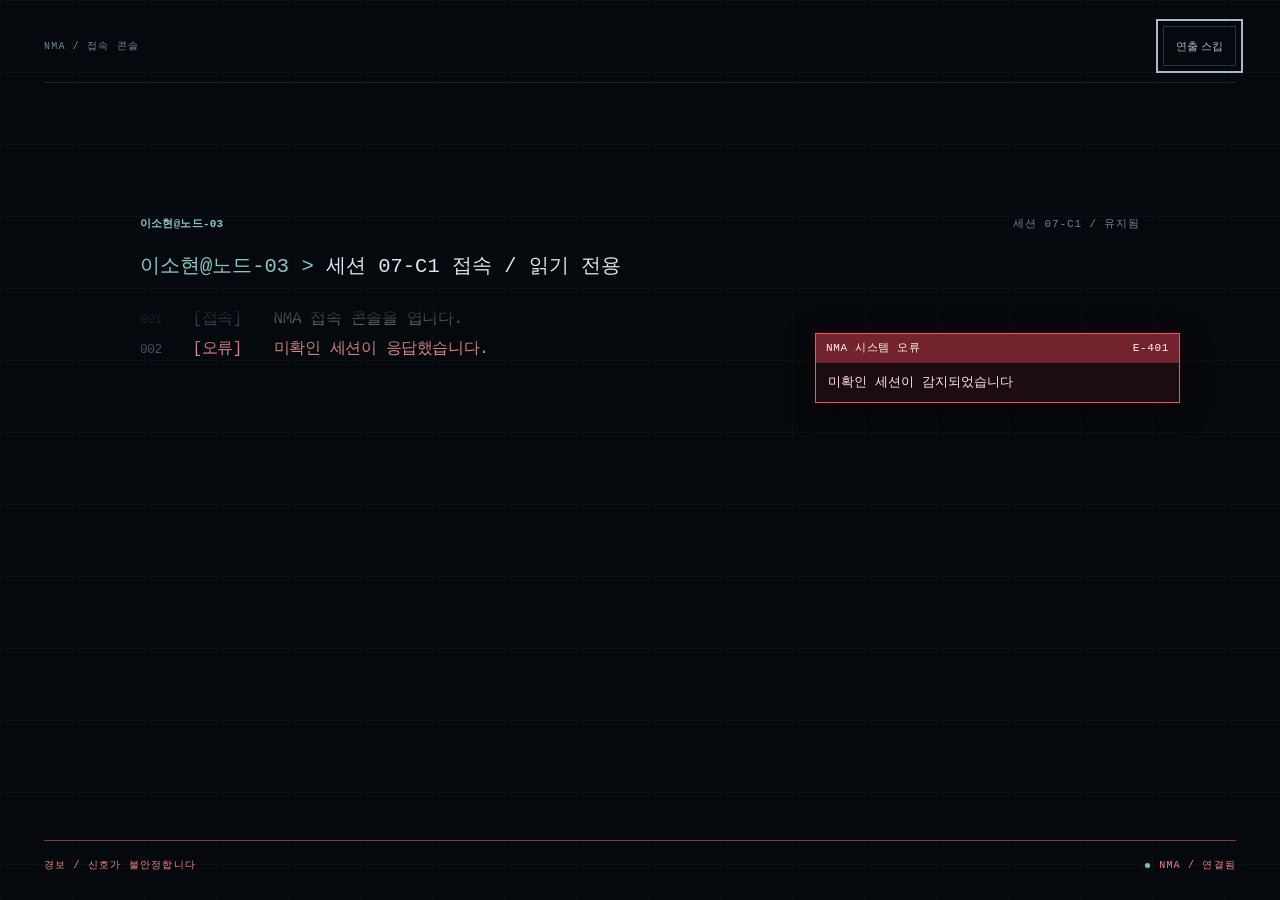
<file: nma/index.html>
<!doctype html>
<html lang="ko">
<head>
  <meta charset="utf-8">
  <meta name="viewport" content="width=device-width,initial-scale=1">
  <meta name="theme-color" content="#05080b">
  <meta name="description" content="NMA 접속 기록. 아카데미의 진실을 웹툰으로 열람합니다.">
  <title>아카데미의 진실 | NMA</title>
  <link rel="stylesheet" href="./webtoon-recommendations.css">
  <style>
    :root{--sans:'Segoe UI','Malgun Gothic',sans-serif;--serif:var(--sans);--english:Consolas,'Liberation Mono','Courier New',monospace;--ivory:#d8e0e5;--gold:#b8c9cf;--muted:#89979f;--line:rgba(170,190,201,.2)}
    h1[tabindex="-1"]:focus,h2[tabindex="-1"]:focus{outline:none}
    *{box-sizing:border-box}html{scroll-behavior:smooth;scroll-padding-top:100px}body{margin:0;font-family:var(--sans);line-height:1.7;overflow-wrap:break-word}a{color:inherit;text-decoration:none}button{font:inherit;color:inherit;cursor:pointer}a,button{-webkit-tap-highlight-color:transparent}button:disabled{cursor:default}[hidden]{display:none!important}a:focus-visible,button:focus-visible{outline:2px solid #b4ccd8;outline-offset:5px}
    .sr-only{position:absolute;width:1px;height:1px;padding:0;margin:-1px;overflow:hidden;clip:rect(0,0,0,0);white-space:nowrap;border:0}.wrap{margin-inline:auto}.button{display:inline-flex;align-items:center;justify-content:center;gap:9px;padding:10px 18px;border:1px solid var(--line);background:rgba(7,15,22,.9);color:var(--ivory);transition:background .2s,border-color .2s}.eyebrow{font:10px var(--english);letter-spacing:.12em;color:var(--muted)}[data-nma-pane]:not([hidden]){animation:nma-pane-in .45s ease both}@keyframes nma-pane-in{from{opacity:0;transform:translateY(8px)}to{opacity:1;transform:translateY(0)}}
    .header{position:sticky;top:0;z-index:20;min-height:72px}.header-inner{min-height:72px;display:flex;align-items:center;justify-content:space-between;gap:20px;margin:auto}.brand{display:flex;align-items:center;gap:13px}.truth-brand-mark{display:grid;place-items:center;width:46px;height:34px;font:600 11px var(--english);letter-spacing:.08em}.truth-brand-text{display:flex;flex-direction:column;line-height:1.4;gap:2px}.truth-brand-text strong{font-size:13px;font-weight:600;letter-spacing:.12em}.truth-brand-text small{font-size:9px;letter-spacing:.14em}.header-status{display:flex;align-items:center;gap:8px;color:#8c9ea9;font:9px var(--english);letter-spacing:.08em}.header-status:before{content:'';width:4px;height:4px;background:#a16a70}.footer{border-top:1px solid var(--line);font:10px var(--english)}.footer-inner{display:flex;align-items:center;justify-content:space-between;gap:15px;margin:auto;padding-block:24px}.footer-title{letter-spacing:.12em}.page-heading h1{font-size:31px;font-weight:500;line-height:1.6;margin:15px 0 12px}.page-heading p{margin:0;line-height:1.9;font-size:14px}.page-heading>.eyebrow{display:flex;align-items:center;gap:10px}.page-heading>.eyebrow:before{content:'';width:5px;height:5px;background:#ad747b}.truth-science-graphic{display:none}.media-fallback{display:grid;place-items:center;min-height:300px;text-align:center;padding:30px;background:#080b0f;color:#adb7c0}
    body.is-connecting{overflow:hidden}body.is-connecting #site-shell{visibility:hidden}.session-stage{min-width:0}.arrival-topline,.arrival-bottomline{position:absolute;left:48px;right:48px;display:flex;justify-content:space-between;align-items:center;gap:20px;font:10px/1.7 var(--english);letter-spacing:.1em}.arrival-topline{top:30px;padding-bottom:17px;border-bottom:1px solid}.arrival-bottomline{bottom:30px;padding-top:17px;border-top:1px solid}.arrival-skip{padding:7px 12px;background:transparent;border:1px solid;font:11px var(--sans);transition:background .2s,border-color .2s}.session-command{min-height:1.65em}.session-log-window{overflow-y:auto;scrollbar-width:none}.session-log-window::-webkit-scrollbar{display:none}
    @media(max-width:650px){.header,.header-inner{min-height:64px}.brand{gap:9px}.truth-brand-mark{width:38px;height:32px;font-size:10px}.truth-brand-text strong{font-size:11px}.truth-brand-text small{font-size:8px}.header-status{font-size:8px;letter-spacing:0}.footer-inner{flex-wrap:wrap;font-size:9px}.footer-note{display:none}}
    @media(prefers-reduced-motion:reduce){html{scroll-behavior:auto}*,*:before,*:after{animation:none!important;transition:none!important}}
.truth-view{max-width:1000px}.truth-view .page-heading{margin-bottom:28px}.truth-view .page-heading h1{margin-bottom:12px}



    .webtoon-reader{width:min(760px,100%);margin:auto}




    @media(hover:hover) and (pointer:fine){}


.truth-scene .footer{background:rgba(255,255,255,.42);border-color:var(--line)}.truth-scene .footer-inner{width:min(1240px,calc(100% - 64px))}.truth-scene .footer-inner>span{display:none}.truth-scene .nma-pane[hidden]{display:none}
.truth-scene .nma-sector-nav{display:grid;grid-template-columns:repeat(3,minmax(0,1fr));gap:0;margin:0 0 42px;border-block:1px solid rgba(60,98,125,.18);background:rgba(255,255,255,.38)}
.truth-scene .nma-sector-link{position:relative;display:flex;flex-direction:column;justify-content:center;gap:6px;min-height:82px;padding:15px 24px;border-inline-end:1px solid rgba(60,98,125,.14);color:#667888;transition:background .25s,color .25s}
.truth-scene .nma-sector-link:last-child{border-inline-end:0}
.truth-scene .nma-sector-link>span{font:10px ui-monospace,Consolas,monospace;letter-spacing:.12em}
.truth-scene .nma-sector-link strong{font-size:15px;font-weight:500;letter-spacing:-.03em}
.truth-scene .nma-sector-link i{position:absolute;right:24px;top:50%;font-style:normal;font-size:19px;transform:translateY(-50%);opacity:.5}
.truth-scene .nma-sector-link[aria-current="page"]{background:rgba(226,241,246,.6);color:#216479;box-shadow:inset 0 -2px #397f93}
.truth-scene .nma-sector-link:hover{background:rgba(226,241,246,.55);color:#216479}
.truth-scene .nma-hero{display:grid;grid-template-columns:1.1fr 1fr;align-items:center;gap:32px;min-height:560px;padding:6px 0 34px}
.truth-scene .nma-eyebrow{display:flex;align-items:center;gap:10px;margin:0 0 24px;color:#52768a;font:10px/1.7 ui-monospace,Consolas,monospace;letter-spacing:.11em}
.truth-scene .nma-eyebrow>span{width:5px;height:5px;border-radius:50%;background:#37899b;box-shadow:0 0 0 4px rgba(55,137,155,.08);flex:none}
.truth-scene .nma-wordmark{margin:0 0 18px;color:#a7c4d0;font:400 clamp(66px,8.5vw,112px)/.92 ui-monospace,Consolas,monospace;letter-spacing:-.1em}
.truth-scene .nma-wordmark>span{color:#2a7a91}
.truth-scene .nma-hero h1{margin:0 0 23px;color:#233b4a;font-family:var(--sans);font-size:clamp(34px,3.7vw,50px);font-weight:500;letter-spacing:-.065em;line-height:1.45}
.truth-scene .nma-hero-description{margin:0 0 29px;color:#637b8b;font-size:14px;line-height:2;letter-spacing:-.025em}
.truth-scene .nma-text-link{display:inline-flex;align-items:center;gap:29px;min-height:44px;padding:6px 0;border-bottom:1px solid rgba(40,124,145,.36);color:#256c82;font-size:13px;line-height:1.6;transition:gap .25s,color .25s,border-color .25s}
.truth-scene .nma-text-link>span{font-size:19px}
.truth-scene .nma-text-link:hover{gap:36px;color:#184c60;border-color:#184c60}
.truth-scene .nma-matrix-figure{margin:0;align-self:center;min-width:0;color:#438ca3}
.truth-scene .nma-figure-label,.truth-scene .nma-matrix-figure figcaption{display:flex;justify-content:space-between;align-items:center;gap:14px;color:#7290a0;font:9px/1.6 ui-monospace,Consolas,monospace;letter-spacing:.12em}
.truth-scene .nma-figure-label{padding:0 18px}
.truth-scene .nma-figure-label>span:last-child{padding:3px 6px;border:1px solid rgba(67,140,163,.22);color:#4f8194;font-size:8px}
.truth-scene .nma-matrix-visual{display:block;width:100%;height:auto;overflow:visible}
.truth-scene .nma-matrix-figure figcaption{padding:0 30px}
.truth-scene .nma-figure-line{height:1px;min-width:20px;flex:1;background:rgba(67,140,163,.25)}
.truth-scene .nma-status-strip{display:grid;grid-template-columns:repeat(3,minmax(0,1fr));margin:0;border-block:1px solid rgba(60,98,125,.17);background:rgba(255,255,255,.38)}
.truth-scene .nma-status-strip>div{padding:24px 28px;border-inline-end:1px solid rgba(60,98,125,.14)}
.truth-scene .nma-status-strip>div:last-child{border-inline-end:0}
.truth-scene .nma-status-strip dt{margin-bottom:9px;color:#78909e;font:9px/1.6 ui-monospace,Consolas,monospace;letter-spacing:.11em}
.truth-scene .nma-status-strip dd{display:flex;align-items:center;justify-content:space-between;flex-wrap:wrap;gap:6px 12px;margin:0;color:#355366;font-size:13px;line-height:1.7}
.truth-scene .nma-status-strip dd>span{color:#5e8b9a;font:9px/1.6 ui-monospace,Consolas,monospace;letter-spacing:.06em}
.truth-scene .nma-overview-note{display:grid;grid-template-columns:.65fr 1.35fr;gap:40px;padding:68px 0 50px}
.truth-scene .nma-section-index{margin:0;color:#6990a0;font:10px/1.7 ui-monospace,Consolas,monospace;letter-spacing:.13em}
.truth-scene .nma-overview-note h2{margin:0 0 24px;color:#2d485a;font-size:27px;line-height:1.65;font-weight:500;letter-spacing:-.045em}
.truth-scene .nma-overview-note p:not(.nma-section-index){max-width:650px;margin:0;color:#6d8190;font-size:14px;line-height:2}
.truth-scene .nma-overview-note .nma-prototype-note{margin-top:20px!important;font-size:11px!important;color:#8697a3!important}
.truth-scene .nma-matrix-heading{padding:20px 0 45px;max-width:820px}
.truth-scene .nma-matrix-heading h2{margin:0 0 21px;color:#233b4a;font-size:clamp(30px,3.8vw,48px);font-weight:500;line-height:1.5;letter-spacing:-.055em}
.truth-scene .nma-matrix-heading>p:last-child{margin:0;color:#708593;font-size:14px;line-height:2}
.truth-scene .nma-process{padding:0;margin:0 0 56px;list-style:none;border-top:1px solid rgba(60,98,125,.18)}
.truth-scene .nma-process li{display:grid;grid-template-columns:60px 1fr 1.6fr;gap:28px;align-items:start;padding:30px 8px;border-bottom:1px solid rgba(60,98,125,.18)}
.truth-scene .nma-process-number{color:#8aafbc;font:24px/1.6 ui-monospace,Consolas,monospace;font-weight:300}
.truth-scene .nma-process-title small{color:#6891a2;font:9px/1.6 ui-monospace,Consolas,monospace;letter-spacing:.12em}
.truth-scene .nma-process-title h3{margin:7px 0 0;color:#355366;font-size:20px;font-weight:500;line-height:1.5;letter-spacing:-.03em}
.truth-scene .nma-process li>p{margin:0;color:#708593;font-size:13px;line-height:2}
.truth-scene .nma-session-record{display:grid;grid-template-columns:1.2fr 1fr;gap:28px;padding:35px 38px;background:rgba(255,255,255,.44);border:1px solid rgba(60,98,125,.17)}
.truth-scene .nma-session-record h3{margin:15px 0;color:#365b6b;font:400 clamp(19px,2.7vw,30px)/1.4 ui-monospace,Consolas,monospace;letter-spacing:.015em}
.truth-scene .nma-session-record p:not(.nma-section-index){margin:0;color:#718795;font-size:12px;line-height:2}
.truth-scene .nma-session-record dl{margin:0;align-self:center}
.truth-scene .nma-session-record dl>div{display:flex;justify-content:space-between;gap:20px;padding:10px 0;border-bottom:1px solid rgba(60,98,125,.12);font:10px/1.7 ui-monospace,Consolas,monospace;letter-spacing:.04em}
.truth-scene .nma-session-record dt{color:#8599a5}
.truth-scene .nma-session-record dd{margin:0;color:#3c7d91}
.truth-scene .nma-session-record>.nma-text-link{grid-column:1/-1;justify-self:start;margin-top:6px}
@media(max-width:900px){.truth-scene .nma-hero{grid-template-columns:1.1fr 1fr;gap:12px;min-height:510px}.truth-scene .nma-status-strip>div{padding:21px 18px}.truth-scene .nma-status-strip dd{display:block}.truth-scene .nma-status-strip dd>span{display:block;margin-top:4px}.truth-scene .nma-overview-note{grid-template-columns:.4fr 1fr;gap:24px}.truth-scene .nma-process li{grid-template-columns:42px 1fr 1.4fr;gap:20px}}
@media(max-width:650px){.truth-scene .nma-sector-nav{margin:0 16px 29px}.truth-scene .nma-sector-link{padding:13px 11px;min-height:73px;gap:5px}.truth-scene .nma-sector-link>span{font-size:8px;letter-spacing:.03em}.truth-scene .nma-sector-link strong{font-size:12px}.truth-scene .nma-sector-link i{display:none}.truth-scene .nma-pane{padding-inline:22px}.truth-scene .nma-hero{grid-template-columns:1fr;gap:30px;min-height:0;padding:5px 0 35px}.truth-scene .nma-eyebrow{font-size:8px;letter-spacing:.05em;margin-bottom:24px;gap:9px}.truth-scene .nma-wordmark{font-size:77px;margin-bottom:20px}.truth-scene .nma-hero h1{font-size:35px;line-height:1.5;margin-bottom:22px}.truth-scene .nma-hero-description{font-size:13px;line-height:2;margin-bottom:20px}.truth-scene .nma-matrix-figure{width:min(400px,100%);justify-self:center}.truth-scene .nma-figure-label{padding-inline:4px}.truth-scene .nma-matrix-figure figcaption{padding-inline:8px;font-size:8px}.truth-scene .nma-status-strip{grid-template-columns:1fr}.truth-scene .nma-status-strip>div{display:grid;grid-template-columns:1fr 1.3fr;gap:14px;padding:17px 0;border-inline-end:0;border-bottom:1px solid rgba(60,98,125,.12)}.truth-scene .nma-status-strip>div:last-child{border-bottom:0}.truth-scene .nma-status-strip dt{margin:0;font-size:8px;align-self:center}.truth-scene .nma-status-strip dd{display:flex;font-size:12px;gap:7px}.truth-scene .nma-status-strip dd>span{margin:0;font-size:8px}.truth-scene .nma-overview-note{grid-template-columns:1fr;gap:22px;padding:42px 0 25px}.truth-scene .nma-overview-note h2{font-size:25px;margin-bottom:18px}.truth-scene .nma-overview-note p:not(.nma-section-index){font-size:13px}.truth-scene .nma-matrix-heading{padding-top:5px;padding-bottom:30px}.truth-scene .nma-matrix-heading h2{font-size:30px}.truth-scene .nma-matrix-heading>p:last-child{font-size:13px}.truth-scene .nma-process{margin-bottom:32px}.truth-scene .nma-process li{grid-template-columns:35px minmax(0,1fr);gap:12px 15px;padding:24px 0}.truth-scene .nma-process-number{font-size:21px}.truth-scene .nma-process-title h3{font-size:18px;margin-top:5px}.truth-scene .nma-process li>p{grid-column:2;font-size:12px}.truth-scene .nma-session-record{grid-template-columns:1fr;gap:23px;padding:26px 20px}.truth-scene .nma-session-record h3{font-size:21px}.truth-scene .nma-session-record>.nma-text-link{grid-column:auto}.truth-scene .nma-desktop-break{display:none}}
@media(max-width:360px){.truth-scene .nma-pane{padding-inline:18px}.truth-scene .nma-hero h1{font-size:31px}.truth-scene .nma-matrix-heading h2{font-size:27px}.truth-scene .nma-sector-link{padding-inline:9px}.truth-scene .nma-sector-link strong{font-size:11px}.truth-scene .nma-status-strip>div{grid-template-columns:.9fr 1.4fr}}



    body.truth-scene{background:#05080b;color:#d5dde2}
    .truth-scene #site-shell{position:relative;isolation:isolate;min-height:100svh;color:var(--ivory)}
    .truth-scene #main,.truth-scene .footer{position:relative;z-index:1}
    .truth-scene .header,.truth-scene .header.is-scrolled{background:rgba(5,9,13,.9);border-bottom:1px solid rgba(177,194,204,.18);box-shadow:none;backdrop-filter:blur(12px);-webkit-backdrop-filter:blur(12px)}
    .truth-scene .header-inner{width:min(1440px,calc(100% - 88px))}
    .nma-academy-return {
      display: inline-flex;
      align-items: center;
      justify-content: flex-end;
      min-height: 44px;
      color: #d2e0e6;
      font-size: .85rem;
      text-align: right;
      word-break: keep-all;
    }
    .nma-academy-return:hover { text-decoration: underline; }

    .truth-scene .truth-brand-mark{border:1px solid rgba(181,201,211,.35);border-radius:0;background:rgba(6,12,17,.8);color:#d8e4e8;box-shadow:none}
    .truth-scene .truth-brand-text strong{color:#dce5e9}
    .truth-scene .truth-brand-text small{color:#748891}
    .truth-scene .truth-header-return{border-color:rgba(181,201,211,.23);border-radius:0;background:rgba(8,14,20,.65);color:#a8bac3}
    .truth-scene .truth-header-return:hover{border-color:#8ca4b0;background:rgba(25,39,49,.8);color:#eef4f6}
    .truth-scene .truth-view{display:grid;grid-template-columns:380px minmax(0,1fr);gap:40px;width:min(1440px,calc(100% - 88px));max-width:1440px;padding:48px 0 80px;align-items:start}
    .truth-scene .nma-sector-nav{display:flex;flex-direction:column;align-self:start;position:sticky;top:104px;gap:12px;margin:0;border:0;background:none;min-width:0}
    .truth-scene .nma-menu-caption{margin:0 0 14px;color:#80949e;font:10px/1.6 ui-monospace,Consolas,monospace;letter-spacing:.15em}
    .truth-scene .nma-sector-link{position:relative;display:grid;grid-template-columns:24px minmax(0,1fr) 18px;align-items:center;gap:18px;min-height:112px;padding:22px 19px;border:1px solid rgba(188,204,213,.4);border-radius:0;background:rgba(5,10,14,.78);color:#c4d0d7;box-shadow:none;transition:background .2s,border-color .2s,color .2s,transform .2s}
    .truth-scene .nma-sector-link:last-of-type{border-inline-end:1px solid rgba(188,204,213,.4)}
    .truth-scene .nma-sector-link:before{content:'';position:absolute;inset:0 auto 0 0;width:2px;background:transparent;transition:background .2s}
    .truth-scene .nma-sector-link>.nma-menu-number{font:11px/1.4 ui-monospace,Consolas,monospace;letter-spacing:.03em;color:#859ca8;align-self:center}
    .truth-scene .nma-sector-link>.nma-menu-label{display:flex;flex-direction:column;gap:7px;min-width:0}
    .truth-scene .nma-sector-link .nma-menu-label strong{font:400 clamp(22px,2.5vw,34px)/1.05 Consolas,'Liberation Mono','Courier New',monospace;letter-spacing:.045em;color:#e0e7eb}
    .truth-scene .nma-sector-link .nma-menu-label small{font:11px/1.6 var(--sans);letter-spacing:.02em;color:#8f9fa8}
    .truth-scene .nma-sector-link i{position:static;transform:none;display:block;font-size:18px;color:#9eb4bf;opacity:.7}
    .truth-scene .nma-sector-link[aria-current="page"]{background:rgba(33,39,44,.94);border-color:#a5b4bc;color:#edf4f6;box-shadow:none}
    .truth-scene .nma-sector-link[aria-current="page"]:before{background:#b5797c}
    .truth-scene .nma-sector-link[aria-current="page"] .nma-menu-number,.truth-scene .nma-sector-link[aria-current="page"] .nma-menu-label small{color:#bacfd7}
    .truth-scene .nma-sector-link:hover{background:rgba(31,48,58,.93);border-color:#b7cdd6;color:#f0f5f7;transform:translateX(3px)}
    .truth-scene .nma-menu-foot{display:flex;align-items:center;gap:9px;margin:16px 0 0;color:#738d9a;font:9px/1.7 ui-monospace,Consolas,monospace;letter-spacing:.13em}
    .truth-scene .nma-menu-foot>span{width:5px;height:5px;background:#b66f72;box-shadow:none;flex:none}
    .truth-scene .nma-pane,.truth-scene [data-nma-pane="archive"]{min-width:0;padding-inline:0}
    .truth-scene .nma-hero{position:relative;display:block;min-height:440px;padding:34px 36px 38px;overflow:hidden;border:1px solid rgba(172,195,207,.19);background:rgba(5,11,16,.64)}
    .truth-scene .nma-hero-copy{position:relative;z-index:1}
    .truth-scene .nma-eyebrow{font-size:9px;letter-spacing:.08em;color:#839ca9}
    .truth-scene .nma-eyebrow>span{background:#ba7476;border-radius:0;box-shadow:none}
    .truth-scene .nma-wordmark{margin:25px 0 25px;font:400 clamp(58px,5.8vw,82px)/.9 ui-monospace,Consolas,monospace;letter-spacing:-.08em;color:#c3d1d8}
    .truth-scene .nma-wordmark>span{color:#8b5258}
    .truth-scene .nma-hero h1{max-width:580px;margin:0 0 23px;font:500 clamp(25px,2.7vw,38px)/1.5 var(--sans);letter-spacing:-.055em;color:#e1e8ed}
    .truth-scene .nma-hero-description{max-width:570px;margin:0 0 28px;color:#a0b1bc;font-size:13px;line-height:1.95}
    .truth-scene .nma-text-link{color:#b9cdd6;border-bottom-color:rgba(161,190,204,.37);font-size:12px}
    .truth-scene .nma-text-link:hover{color:#f1f6f8;border-color:#c3d5dd}
    .truth-scene .nma-matrix-figure{position:absolute;right:-44px;bottom:-55px;width:310px;margin:0;color:#7595a6;opacity:.12;pointer-events:none}
    .truth-scene .nma-figure-label,.truth-scene .nma-matrix-figure figcaption{display:none}
    .truth-scene .nma-matrix-visual{width:100%;height:auto}
    .truth-scene .nma-status-strip{grid-template-columns:1fr;margin-top:18px;border:1px solid rgba(172,195,207,.19);background:rgba(5,11,16,.82)}
    .truth-scene .nma-status-strip>div{display:grid;grid-template-columns:135px minmax(0,1fr);align-items:center;gap:15px;padding:16px 22px;border-inline-end:0;border-bottom:1px solid rgba(172,195,207,.12)}
    .truth-scene .nma-status-strip>div:last-child{border-bottom:0}
    .truth-scene .nma-status-strip dt{margin:0;color:#6f8895;font-size:9px}
    .truth-scene .nma-status-strip dd{display:flex;justify-content:space-between;gap:8px;margin:0;color:#bdcbd3;font-size:12px}
    .truth-scene .nma-status-strip dd>span{display:inline;margin:0;color:#879fae;font-size:9px}
    .truth-scene .nma-overview-note{display:block;margin-top:18px;padding:28px 30px 30px;border:1px solid rgba(172,195,207,.15);background:rgba(5,11,16,.7)}
    .truth-scene .nma-section-index{color:#6f8d9e;font-size:9px}
    .truth-scene .nma-overview-note h2{margin:17px 0;color:#d3dee5;font-size:23px;line-height:1.6}
    .truth-scene .nma-overview-note p:not(.nma-section-index){color:#8fa5b3;font-size:12px;line-height:1.95}
    .truth-scene .nma-overview-note .nma-prototype-note{color:#718893!important;font-size:10px!important}
    .truth-scene .nma-matrix-heading{max-width:none;padding:31px 34px 35px;border:1px solid rgba(172,195,207,.18);background:rgba(5,11,16,.83)}
    .truth-scene .nma-matrix-heading h2{color:#dce5eb;font-size:clamp(25px,2.7vw,36px)}
    .truth-scene .nma-matrix-heading>p:last-child{color:#91a7b5;font-size:13px}
    .truth-scene .nma-process{margin:18px 0 24px;background:rgba(5,11,16,.84);border:1px solid rgba(172,195,207,.18)}
    .truth-scene .nma-process li{grid-template-columns:35px minmax(0,1fr);gap:10px 20px;padding:25px 28px;border-bottom-color:rgba(172,195,207,.15)}
    .truth-scene .nma-process-number{grid-row:1/3;color:#617f90;font-size:22px}
    .truth-scene .nma-process-title small{color:#708e9f}
    .truth-scene .nma-process-title h3{color:#c4d3dc;font-size:19px}
    .truth-scene .nma-process li>p{grid-column:2;color:#8ea4b2;font-size:12px}
    .truth-scene .nma-session-record{grid-template-columns:1fr;padding:28px 30px;gap:20px;border-color:rgba(172,195,207,.18);background:rgba(5,11,16,.85)}
    .truth-scene .nma-session-record h3{color:#bdcfd9;font-size:24px}
    .truth-scene .nma-session-record p:not(.nma-section-index){color:#8fa6b5}
    .truth-scene .nma-session-record dl>div{border-color:rgba(172,195,207,.14)}
    .truth-scene .nma-session-record dt{color:#6d8796}
    .truth-scene .nma-session-record dd{color:#a4bdcb}
    .truth-scene .nma-session-record>.nma-text-link{grid-column:auto}
    .truth-scene .truth-view .page-heading{margin:0 0 22px;padding:26px 28px;border:1px solid rgba(172,195,207,.18);background:rgba(5,11,16,.82)}
    .truth-scene .truth-view .page-heading>.eyebrow{color:#849eae}
    .truth-scene .truth-view .page-heading>.eyebrow:before{border-radius:0;background:#ad747b;box-shadow:none}
    .truth-scene .truth-view .page-heading h1{color:#d8e3e9;font-size:31px}
    .truth-scene .truth-view .page-heading p{color:#93a9b7}
    .truth-scene .truth-science-graphic{color:#678b9e;opacity:.16;right:12px;width:190px}




    .truth-scene .webtoon-reader{width:100%;max-width:100%;min-width:0}









    .truth-scene .footer{border-color:rgba(172,195,207,.15);background:rgba(4,8,12,.9);color:#718c9d}
    .truth-scene .footer-inner{width:min(1440px,calc(100% - 88px))}
    .truth-scene .footer-title{color:#9bb1be}
    .truth-scene .button:focus-visible,.truth-scene a:focus-visible{outline-color:#b4ccd8}
    @media(min-width:1500px){.truth-scene .truth-view{grid-template-columns:420px minmax(0,1fr);gap:56px}.truth-scene .nma-sector-link{min-height:122px}.truth-scene .nma-sector-link .nma-menu-label strong{font-size:37px}}
    @media(max-width:1100px){.truth-scene .truth-view{grid-template-columns:265px minmax(0,1fr);gap:28px;width:calc(100% - 64px)}.truth-scene .header-inner,.truth-scene .footer-inner{width:calc(100% - 64px)}.truth-scene .nma-sector-link{gap:12px;padding:20px 15px}.truth-scene .nma-sector-link .nma-menu-label strong{font-size:27px}.truth-scene .nma-hero{padding:28px 28px 32px}.truth-scene .nma-status-strip>div{grid-template-columns:115px minmax(0,1fr);padding-inline:20px}}
    @media(max-width:900px){.truth-scene .truth-view{display:block;width:calc(100% - 48px);padding-top:32px}.truth-scene .nma-sector-nav{position:static;margin:0 0 30px;gap:9px}.truth-scene .nma-menu-caption{margin-bottom:8px}.truth-scene .nma-sector-link{grid-template-columns:28px minmax(0,1fr) 22px;min-height:88px;padding:17px 21px}.truth-scene .nma-sector-link .nma-menu-label strong{font-size:29px}.truth-scene .nma-menu-foot{margin-top:10px}.truth-scene .nma-hero{min-height:0}.truth-scene .nma-matrix-figure{width:280px}.truth-scene .truth-science-graphic{display:none}}
    @media(max-width:650px){.truth-scene .header-inner,.truth-scene .footer-inner{width:calc(100% - 32px)}.truth-scene .truth-view{width:calc(100% - 32px);padding:24px 0 65px}.truth-scene .nma-sector-nav{margin:0 0 26px}.truth-scene .nma-sector-link{min-height:83px;padding:17px 16px;gap:14px}.truth-scene .nma-sector-link>.nma-menu-number{font-size:10px}.truth-scene .nma-sector-link .nma-menu-label strong{font-size:27px}.truth-scene .nma-sector-link .nma-menu-label small{font-size:10px}.truth-scene .nma-sector-link i{display:block;font-size:16px}.truth-scene .nma-pane{padding-inline:0}.truth-scene .nma-hero{padding:25px 23px 30px;min-height:0}.truth-scene .nma-wordmark{font-size:63px;margin:26px 0 22px}.truth-scene .nma-hero h1{font-size:27px;line-height:1.55}.truth-scene .nma-hero-description{font-size:12px}.truth-scene .nma-eyebrow{font-size:8px;letter-spacing:.02em}.truth-scene .nma-matrix-figure{right:-70px;width:260px;bottom:-60px}.truth-scene .nma-status-strip>div{display:grid;grid-template-columns:100px minmax(0,1fr);gap:10px;padding:15px 16px}.truth-scene .nma-status-strip dd{font-size:11px}.truth-scene .nma-status-strip dd>span{font-size:8px}.truth-scene .nma-overview-note{padding:23px 23px 26px}.truth-scene .nma-overview-note h2{font-size:22px}.truth-scene .nma-overview-note p:not(.nma-section-index){font-size:12px}.truth-scene .nma-matrix-heading{padding:25px 23px 28px}.truth-scene .nma-matrix-heading h2{font-size:26px}.truth-scene .nma-matrix-heading>p:last-child{font-size:12px}.truth-scene .nma-process li{padding:23px 20px;grid-template-columns:28px minmax(0,1fr);gap:9px 13px}.truth-scene .nma-process-number{font-size:20px}.truth-scene .nma-process-title h3{font-size:18px}.truth-scene .nma-process li>p{font-size:11px}.truth-scene .nma-session-record{padding:24px 22px}.truth-scene .nma-session-record h3{font-size:22px}.truth-scene .truth-view .page-heading{margin:0 0 18px;padding:23px 22px}.truth-scene .truth-view .page-heading h1{font-size:28px}.truth-scene .truth-view .page-heading p{font-size:12px}}
    @media(max-width:360px){.truth-scene .nma-sector-link{padding-inline:14px;gap:11px}.truth-scene .nma-sector-link .nma-menu-label strong{font-size:24px}.truth-scene .nma-hero{padding-inline:20px}.truth-scene .nma-hero h1{font-size:25px}.truth-scene .nma-status-strip>div{grid-template-columns:90px minmax(0,1fr)}}
    @media(prefers-reduced-motion:reduce){.truth-scene .nma-sector-link:hover{transform:none}}


    .nma-lab-background{display:none;position:fixed;inset:0;z-index:0;overflow:hidden;pointer-events:none;background:#05080b}
    .nma-lab-background img{display:block;width:100%;height:100%;object-fit:cover;object-position:66% 50%;opacity:0;transition:opacity .85s ease}
    .nma-lab-background.is-ready img{opacity:1}
    .nma-lab-background:after{content:'';position:absolute;inset:0;background:linear-gradient(90deg,rgba(3,6,9,.6),rgba(3,6,9,.18) 50%,rgba(3,6,9,.1)),linear-gradient(0deg,rgba(3,6,9,.72),transparent 55%,rgba(3,6,9,.2))}
    .truth-scene .nma-lab-background{display:block}
    .truth-scene #site-shell{z-index:1}
    @media(max-width:650px){.nma-lab-background img{object-position:70% 50%}}

    /* The connection opens a single-column webtoon reader directly. */
    .truth-scene .truth-view[hidden]{display:none}
    .truth-scene .header { position: relative; top: auto; }
    .truth-scene .truth-view.webtoon-view {
      display: block;
      width: min(800px, calc(100% - 40px));
      max-width: none;
      padding-block: 22px 36px;
    }
    .nma-reader-header h1 {
      margin: 0 0 16px;
      color: #e1eaf0;
      font: 500 clamp(22px, 2.6vw, 32px)/1.4 var(--sans);
    }
    .nma-reader-tabs, .nma-reader-pagination {
      display: grid;
      gap: 8px;
    }
    .nma-reader-tabs { grid-template-columns: repeat(3, minmax(0, 1fr)); }
    .nma-reader-pagination {
      grid-template-columns: repeat(2, minmax(0, 1fr));
      margin-top: 16px;
    }
    .nma-reader-tabs a, .nma-reader-pagination > * {
      display: grid;
      place-items: center;
      min-width: 0;
      min-height: 44px;
      padding: 6px 8px;
      border: 1px solid #adc3cf49;
      color: #d8e5ed;
      background: #14232e;
      font: 500 .875rem/1.5 var(--sans);
      text-align: center;
      word-break: keep-all;
    }
    .nma-reader-tabs a[aria-current="page"] {
      border-color: #a8c7d6;
      background: #223844;
      color: #eef7fc;
    }
    .nma-reader-tabs a:hover, .nma-reader-pagination a:hover {
      border-color: #a8c7d6;
      color: #eef7fc;
    }
    .nma-reader-pagination > :disabled {
      border-color: #adc3cf2d;
      color: #aebfc9;
      background: #0c151d;
      cursor: default;
    }
    .nma-reader-page-title {
      margin: 24px 0 14px;
      color: #c2d4de;
      font: 500 clamp(19px, 2.6vw, 28px)/1.5 var(--sans);
    }
    .webtoon-page { background: #080d12; }
    .webtoon-strip {
      position: relative;
      margin: 0;
      aspect-ratio: var(--strip-ratio);
    }
    .webtoon-strip img {
      position: absolute;
      inset: 0;
      display: block;
      width: 100%;
      height: 100%;
      object-fit: contain;
    }
    .webtoon-strip img[data-src] { visibility: hidden; }
    .webtoon-strip.is-unavailable img { display: none; }
    .webtoon-strip .media-fallback {
      position: absolute;
      inset: 0;
      min-height: 0;
    }
    .nma-page-empty {
      display: grid;
      place-items: center;
      min-height: 180px;
      margin: 0;
      padding: 24px;
      color: #aebfc9;
      font-size: .94rem;
      text-align: center;
    }
    @media (max-width: 650px) {
      .truth-scene .truth-view.webtoon-view { width: 100%; }
      .nma-reader-header, .nma-reader-page-title, .nma-reader-pagination {
        padding-left: max(12px, env(safe-area-inset-left));
        padding-right: max(12px, env(safe-area-inset-right));
      }
    }
    .arrival-intro{position:absolute;inset:0;z-index:6;display:flex;flex-direction:column;justify-content:center;align-items:center;overflow:hidden;padding:102px 48px 92px;background:#f4f2ed;color:#202322;text-align:left;isolation:isolate;opacity:1;transition:opacity .28s ease}
    .arrival-intro[hidden]{display:none}
    .arrival-intro:before{content:'';position:absolute;inset:0;z-index:-1;pointer-events:none;background:linear-gradient(90deg,transparent calc(50% - .5px),rgba(39,44,41,.04) 50%,transparent calc(50% + .5px)),linear-gradient(rgba(39,44,41,.025) 1px,transparent 1px);background-size:100% 100%,100% 80px}
    .arrival-intro.is-leaving{opacity:0;pointer-events:none}
    .arrival-topline,.arrival-bottomline{position:absolute;left:44px;right:44px;display:flex;justify-content:space-between;align-items:center;gap:20px;font-family:Consolas,'Liberation Mono','Courier New',monospace;font-size:10px;line-height:1.7;letter-spacing:.12em;color:#697169}
    .arrival-topline{top:26px;padding-bottom:16px;border-bottom:1px solid rgba(32,35,34,.15)}
    .arrival-bottomline{bottom:26px;padding-top:16px;border-top:1px solid rgba(32,35,34,.15)}
    .arrival-skip{min-height:40px;padding:8px 12px;border:1px solid rgba(32,35,34,.22);background:transparent;color:#32362f;font-family:var(--sans);font-size:11px;white-space:nowrap;transition:background .2s,border-color .2s}
    .arrival-skip:hover{background:rgba(32,35,34,.06);border-color:#535a50}
    .arrival-skip:focus-visible{outline-color:#32362f}
    .session-stage{position:relative;width:min(1000px,100%);font-family:Consolas,'Liberation Mono','Courier New',monospace;line-height:1.65}
    .session-identity{display:flex;justify-content:space-between;align-items:center;gap:15px;margin:0 0 17px;font-size:11px;letter-spacing:.08em;color:#697169;transition:opacity .28s}
    .session-identity strong{color:#236044;font-weight:600;letter-spacing:.02em}
    .session-command{margin:0 0 22px;font-size:clamp(14px,1.6vw,21px);line-height:1.65;overflow-wrap:anywhere;transition:opacity .28s}
    .session-prompt{color:#236044}
    .session-command-text.is-typing:after,.session-line.is-typing .session-line-message:after{content:'';display:inline-block;width:2px;height:1em;margin-left:5px;vertical-align:-.1em;background:#202322;animation:session-caret .65s steps(1,end) infinite}
    .session-log-window{height:clamp(200px,44svh,390px);overflow:hidden;-webkit-mask-image:linear-gradient(transparent,#000 12%,#000);mask-image:linear-gradient(transparent,#000 12%,#000);transition:opacity .28s}
    .session-log{padding:0;margin:0;list-style:none;font-size:clamp(12px,1.25vw,16px);line-height:1.85;letter-spacing:-.025em;word-break:normal}
    .session-line{display:grid;grid-template-columns:4ch 7ch minmax(0,1fr);gap:14px;min-height:1.85em;animation:session-line-in .16s ease-out both}
    .session-identity{opacity:0}
    .arrival-intro.has-command .session-identity{opacity:1}
    .session-line-number{font-size:.8em;color:#8b928a;align-self:center;font-variant-numeric:tabular-nums}
    .session-line-tag{white-space:pre;color:#58695d}
    .session-line-message{overflow-wrap:anywhere}
    .session-line[data-tone="muted"] .session-line-message{color:#7c837b}
    .session-line[data-tone="ready"] .session-line-tag,.session-line[data-tone="ready"] .session-line-message{color:#216b45}
    .session-line[data-tone="error"] .session-line-tag,.session-line[data-tone="error"] .session-line-message{color:#ad363b}
    .session-line[data-tone="pending"] .session-line-tag{color:#256546}
    .session-line[data-tone="notice"] .session-line-message{color:#8a652e}
        .session-live{display:flex;align-items:center;gap:9px;white-space:nowrap}
    .session-live:before{content:'';width:5px;height:5px;border-radius:50%;background:#306b48;box-shadow:0 0 7px rgba(48,107,72,.2)}
    .entry-screen.connecting .entry-content{visibility:hidden;pointer-events:none}
    .entry-screen.connecting .entry-title{animation:none}
    .entry-screen.connecting .entry-scan{display:none}
    @keyframes session-caret{0%,49%{opacity:1}50%,100%{opacity:0}}
    @keyframes session-line-in{from{opacity:.3;transform:translateY(5px)}to{opacity:1;transform:translateY(0)}}
    @media(max-width:650px){.arrival-intro{padding:104px 22px 92px}.arrival-topline,.arrival-bottomline{left:22px;right:22px;font-size:9px;letter-spacing:.02em}.arrival-topline{top:18px;gap:12px}.arrival-bottomline{bottom:20px;gap:10px}.arrival-skip{padding:7px 9px}.session-identity{font-size:9px;gap:8px;margin-bottom:13px}.session-command{font-size:12px;margin-bottom:18px}.session-log{font-size:11px;line-height:1.85}.session-line{grid-template-columns:3ch 6ch minmax(0,1fr);gap:7px}.session-log-window{height:clamp(170px,42svh,330px)}.session-verdict{gap:12px}.session-verdict small{font-size:9px;letter-spacing:.13em}.session-verdict strong{font-size:clamp(30px,9vw,50px)}}
    @media(max-height:450px){.arrival-intro{padding-block:74px}.arrival-topline{top:10px;padding-bottom:8px}.arrival-bottomline{bottom:10px;padding-top:8px}.session-identity{margin-bottom:4px}.session-command{font-size:13px;margin-bottom:8px}.session-log-window{height:30svh}.session-log{font-size:11px}}
    @media(prefers-reduced-motion:reduce){.session-command-text.is-typing:after,.session-line.is-typing .session-line-message:after{display:none}}    .arrival-intro.is-nma{background:#05080c;color:#dce5eb}
    .arrival-intro.is-nma:before{background:linear-gradient(rgba(100,149,166,.045) 1px,transparent 1px),linear-gradient(90deg,rgba(100,149,166,.045) 1px,transparent 1px);background-size:72px 72px}
    .arrival-intro.is-nma .arrival-topline,.arrival-intro.is-nma .arrival-bottomline{color:#708894;border-color:rgba(122,166,185,.18)}
    .arrival-intro.is-nma .arrival-skip{color:#a6bbc6;border-color:rgba(122,166,185,.28)}
    .arrival-intro.is-nma .arrival-skip:hover{background:#111c24;border-color:#7895a4}
    .arrival-intro.is-nma .arrival-skip:focus-visible{outline-color:#a6bbc6}
    .arrival-intro.is-nma .session-identity{color:#6c8390}
    .arrival-intro.is-nma .session-identity strong,.arrival-intro.is-nma .session-prompt{color:#8bc7c2}
    .arrival-intro.is-nma .session-command{color:#dce5eb}
    .arrival-intro.is-nma .session-command-text.is-typing:after,.arrival-intro.is-nma .session-line.is-typing .session-line-message:after{background:#a4d9d4}
    .arrival-intro.is-nma .session-line-number{color:#415866}
    .arrival-intro.is-nma .session-line-tag{color:#829ca9}
    .arrival-intro.is-nma .session-line[data-tone="muted"] .session-line-message{color:#708591}
    .arrival-intro.is-nma .session-line[data-tone="ready"] .session-line-tag,.arrival-intro.is-nma .session-line[data-tone="ready"] .session-line-message{color:#90cbb5}
    .arrival-intro.is-nma .session-line[data-tone="notice"] .session-line-message{color:#c7b180}
    .arrival-intro.is-nma .session-line[data-tone="error"] .session-line-tag,.arrival-intro.is-nma .session-line[data-tone="error"] .session-line-message{color:#df8b8e}
    .arrival-intro.is-nma .session-live:before{background:#82bdb4;box-shadow:0 0 9px rgba(130,189,180,.32)}
    .arrival-intro.is-nma .session-verdict{display:none}
    .arrival-intro.is-nma.is-system-ready .session-log-window{border-bottom:1px solid rgba(130,189,180,.28)}
    .arrival-intro{position:fixed;inset:0;width:100%;height:100%;max-width:none;max-height:none;margin:0;border:0;z-index:100;transition:opacity .28s ease}.arrival-intro:not([open]){display:none}
    .console-interference {
      position: absolute;
      inset: 0;
      z-index: 0;
      pointer-events: none;
      opacity: 0;
      background:
        repeating-linear-gradient(0deg, #aa2e3820 0 1px, transparent 1px 4px),
        radial-gradient(ellipse at 55% 52%, #21070e, #390813 86%);
    }
    .console-interference::before,
    .console-interference::after {
      content: '';
      position: absolute;
      inset: 0;
    }
    .console-interference::before {
      background-image: url("[data-uri]");
      background-size: 96px 96px;
      opacity: .16;
      animation: console-grain-shift .19s steps(1,end) infinite;
    }
    .console-interference::after {
      inset-block-end: auto;
      height: clamp(9px, 2.4vh, 21px);
      top: 62%;
      background: #0d0205d9;
      border-top: 2px solid #f55055a6;
    }
    .arrival-intro.is-nma.is-fault-pulse .console-interference {
      animation: console-red-pulse .32s ease-out both;
    }
    .arrival-intro.is-nma .session-stage { z-index: 1; }
    .arrival-intro.is-nma .arrival-topline { z-index: 4; }
    .arrival-intro.is-nma .arrival-bottomline { z-index: 1; }
    .arrival-intro.is-nma.is-fault-pulse .arrival-bottomline {
      color: #f18685;
      border-color: #813841;
    }
    @keyframes console-red-pulse {
      0%, 100% { opacity: 0; }
      13% { opacity: .66; }
      38% { opacity: .32; }
    }
    .arrival-intro.is-nma.is-fault-pulse .console-interference::after {
      animation: console-signal-slip .32s steps(4, end) both;
    }
    @keyframes console-signal-slip {
      0%, 100% { opacity: 0; transform: translateX(0); }
      18% { opacity: .84; transform: translate(-11px, -2px); }
      42% { opacity: .36; transform: translate(7px, 2px); }
      64% { opacity: .18; transform: translateX(-4px); }
    }
    @keyframes console-grain-shift {
      0% { background-position: 0 0; }
      33% { background-position: -19px 53px; }
      66% { background-position: 39px -31px; }
    }
    .arrival-intro.is-nma.is-intercepted { background: #020203; }
    .arrival-intro.is-intercepted::before,
    .arrival-intro.is-intercepted .console-interference,
    .arrival-intro.is-intercepted .session-stage,
    .arrival-intro.is-intercepted .arrival-topline > span,
    .arrival-intro.is-intercepted .arrival-bottomline { visibility: hidden; }
    .arrival-intro.is-nma.is-intercepted .arrival-topline { border-color: transparent; }
    .session-intercept {
      position: absolute;
      inset: 0;
      z-index: 3;
      display: grid;
      place-items: center;
      margin: 0;
      padding: 24px;
      color: #d5d8d8;
      font: 500 clamp(23px, 5.6vw, 50px)/1.45 var(--sans);
      letter-spacing: .12em;
      text-align: center;
      pointer-events: none;
      opacity: 0;
      visibility: hidden;
      filter: blur(5px);
      clip-path: inset(0 48% 0 48%);
      text-shadow: -2px 0 #481720, 2px 0 #263237;
    }
    .session-intercept::before {
      content: '';
      position: absolute;
      left: 8%;
      right: 8%;
      top: 50%;
      height: 1px;
      background: linear-gradient(90deg, transparent, #bbc2c2 42%, #bbc2c2 58%, transparent);
      box-shadow: 0 0 12px #b4bcbc;
      opacity: .58;
      transform: scaleX(0);
    }
    .session-intercept::after {
      content: '';
      position: absolute;
      left: 25%;
      right: 25%;
      top: calc(50% - 1px);
      height: 3px;
      background: #e5e9e9;
      opacity: 0;
      transform: scaleX(0);
    }
    .arrival-intro.is-message-revealed .session-intercept {
      visibility: visible;
      animation: session-intercept-in 1.25s steps(7,end) both;
    }
    .arrival-intro.is-message-revealed .session-intercept::before {
      animation: session-intercept-slit .95s steps(5,end) both;
    }
    .arrival-intro.is-message-revealed .session-intercept::after {
      animation: session-intercept-flash .24s .12s steps(2,end) both;
    }
    @keyframes session-intercept-in {
      0% { opacity: 0; filter: blur(7px); clip-path: inset(0 48% 0 48%); transform: translateX(-4px); }
      22% { opacity: .72; filter: blur(2px); clip-path: inset(0 34% 0 34%); transform: translateX(2px); }
      39% { opacity: .2; clip-path: inset(0 18% 0 18%); transform: translateX(-1px); }
      53% { opacity: .9; filter: blur(0); clip-path: inset(0 7% 0 7%); transform: translateX(1px); }
      71% { opacity: .42; clip-path: inset(0 2% 0 2%); transform: translateX(-2px); }
      86%, 100% { opacity: 1; filter: blur(0); clip-path: inset(0); transform: translateX(0); }
    }
    @keyframes session-intercept-slit {
      0% { opacity: 0; transform: scaleX(0); }
      28% { opacity: .85; transform: scaleX(.36); }
      64% { opacity: .42; transform: scaleX(1); }
      100% { opacity: .16; transform: scaleX(1); }
    }
    @keyframes session-intercept-flash {
      0%, 33% { opacity: .75; transform: scaleX(.15); }
      100% { opacity: 0; transform: scaleX(1); }
    }
    .session-faults {
      position: absolute;
      top: 37%;
      right: max(32px, calc((100vw - 1080px) / 2));
      width: min(365px, calc(100% - 68px));
      z-index: 2;
      pointer-events: none;
      font: 13px/1.5 Consolas, 'Liberation Mono', monospace;
    }
    .session-fault {
      position: absolute;
      inset: calc(var(--fault-index) * 31px) calc(var(--fault-index) * 20px) auto auto;
      width: 100%;
      margin: 0;
      background: #1b0c13;
      color: #ffe2de;
      border: 1px solid #f25354;
      box-shadow: 0 6px 26px #000b, 0 0 14px #a8263b38;
      animation: session-fault-open 160ms ease-out both;
    }
    .session-fault header {
      display: flex;
      justify-content: space-between;
      gap: 8px;
      padding: 6px 10px;
      background: #73232d;
      color: #fff4f2;
      letter-spacing: .06em;
      font-size: 11px;
      line-height: 1.5;
    }
    .session-fault p { padding: 10px 12px; margin: 0; }
    @keyframes session-fault-open {
      from { opacity: .5; transform: translate(8px, -4px); }
      to { opacity: 1; transform: translate(0, 0); }
    }
    @media (max-width: 650px) {
      .session-faults { right: 19px; }
      .session-fault {
        inset-inline-end: calc(var(--fault-index) * 10px);
        font-size: 11px;
      }
    }
    @media (max-height: 450px) {
      .session-faults { top: 29%; }
    }
  </style>
  <noscript><style>body.is-connecting{overflow:auto}body.is-connecting #site-shell{visibility:visible}#entry-connection{display:none}</style></noscript>
</head>
<body class="truth-scene is-connecting">
  <div class="nma-lab-background" id="nma-lab-background" aria-hidden="true"><img id="nma-lab-image" src="./nma-laboratory.webp" alt="" decoding="async" fetchpriority="high"></div>
  <div id="site-shell" aria-busy="true">
    <header class="header"><div class="header-inner"><a class="brand" href="#archive/1" aria-label="NMA 기록 처음으로"><span class="truth-brand-mark">NMA</span><span class="truth-brand-text"><strong>NMA ARCHIVE</strong><small>SESSION / RECORD ACCESS</small></span></a><a class="nma-academy-return" href="../index.html#world">← 아카데미로 돌아가기</a></div></header>
    <main id="main">
      <section class="page-view wrap truth-view webtoon-view" id="truth" aria-labelledby="nma-archive-title">
        <header class="nma-reader-header">
          <h1 id="nma-archive-title">이소현의 진실</h1>
          <nav class="nma-reader-tabs" aria-label="웹툰 페이지 선택">
            <a href="#archive/1" data-truth-phase="1" aria-current="page">1페이지</a>
            <a href="#archive/2" data-truth-phase="2">2페이지</a>
            <a href="#archive/3" data-truth-phase="3">3페이지</a>
          </nav>
        </header>
        <article class="webtoon-reader" aria-labelledby="truth-phase-title">
          <h2 class="nma-reader-page-title" id="truth-phase-title" tabindex="-1">1페이지</h2>
          <div class="webtoon-page" id="webtoon-sheet"><p class="nma-page-empty">웹툰 준비 중</p></div>
          <nav class="nma-reader-pagination" id="webtoon-pagination" aria-label="웹툰 페이지 이동"></nav>
        </article>
      </section>
    </main>
    <footer class="footer"><div class="footer-inner"><a class="footer-title" href="#archive/1">NMA ARCHIVE</a><span class="footer-note">MEMORY / MATRIX / SESSION ARCHIVE</span><a href="#archive/1">기록 처음으로 ↑</a></div>
    </footer>
  </div>
  <dialog open class="arrival-intro is-nma" id="entry-connection" lang="ko" aria-labelledby="arrival-heading" aria-describedby="arrival-description">
      <div class="arrival-topline"><span>NMA / 접속 콘솔</span><button class="arrival-skip" id="entry-skip" type="button" lang="ko">연출 스킵</button></div>
      <h2 class="sr-only" id="arrival-heading">NMA 세션 접속</h2>
      <p class="sr-only" id="arrival-description">유지된 세션을 복구하고 연결 상태를 확인합니다.</p>
      <div class="console-interference" aria-hidden="true"></div>
      <div class="session-stage">
        <p class="session-identity"><strong>이소현@노드-03</strong><span>세션 07-C1 / 유지됨</span></p>
        <p class="session-command" aria-hidden="true"><span class="session-prompt" id="session-prompt"></span><span class="session-command-text" id="session-command-text"></span></p>
        <div class="session-log-window" id="session-log-window"><ol class="session-log" id="session-log" role="log" aria-label="접속 기록" aria-live="off"></ol></div>
      </div>
      <div class="session-faults" id="session-faults" aria-hidden="true" hidden>
        <div class="session-fault" id="fault-identity" style="--fault-index:0" hidden>
          <header><span>NMA 시스템 오류</span><span>E-401</span></header>
          <p>미확인 세션이 감지되었습니다</p>
        </div>
        <div class="session-fault" id="fault-integrity" style="--fault-index:1" hidden>
          <header><span>행렬 오류</span><span>E-409</span></header>
          <p>세션 무결성이 손상되었습니다</p>
        </div>
        <div class="session-fault" id="fault-access" style="--fault-index:2" hidden>
          <header><span>격리 실패</span><span>E-403</span></header>
          <p>연결 종료 요청이 무시되었습니다</p>
        </div>
      </div>
      <div class="arrival-bottomline"><span id="connection-label" role="status" aria-live="polite" aria-atomic="true">유지된 세션 확인 중</span><span class="session-live">NMA / 연결됨</span></div>
      <p id="session-intercept" class="session-intercept" tabindex="-1" hidden>우리는 가짜가 아니야</p>
    </dialog>
  <noscript><p style="position:fixed;bottom:12px;left:16px;z-index:200;background:#05080b;padding:12px">메뉴와 기록을 열람하려면 JavaScript를 활성화해 주세요.</p></noscript>
  <script src="./webtoon-recommendations.js"></script>
  <script>
    'use strict';
    // Add the WebP strips for each page in reading order.
    const truthPhases=[{number:1,images:[]},{number:2,images:[]},{number:3,images:[]}];
    const shell=document.querySelector('#site-shell');shell.inert=true;
    const entryScreen=document.querySelector('#entry-connection');
    const entrySkip=document.querySelector('#entry-skip');
    const sessionLog=document.querySelector('#session-log');
    const sessionLogWindow=document.querySelector('#session-log-window');
    const sessionPrompt=document.querySelector('#session-prompt');
    const sessionCommand=document.querySelector('#session-command-text');
    const connectionLabel=document.querySelector('#connection-label');
    const sessionFaults=document.querySelector('#session-faults');
    const interceptedMessage=document.querySelector('#session-intercept');
    const motionPreference=window.matchMedia('(prefers-reduced-motion: reduce)');
    const timers=new Set();
    let mediaEntered=false,activePhase=1,renderedPhase=0;
    const escapeHtml=value=>String(value).replace(/[&<>"']/g,char=>({'&':'&amp;','<':'&lt;','>':'&gt;','"':'&quot;',"'":'&#39;'}[char]));
    function mediaSource(value){
      if(typeof value!=='string'||!value.trim())return '';
      try{const url=new URL(value,document.baseURI);return ['http:','https:'].includes(url.protocol)||(url.protocol==='file:'&&location.protocol==='file:')?url.href:''}catch{return ''}
    }
    function webtoonDimensions(image){const width=Number(image.width),height=Number(image.height);return {width:Number.isFinite(width)&&width>0?width:1000,height:Number.isFinite(height)&&height>0?height:2400}}
    function parseRoute(hash){
      const parts=hash.replace(/^#/,'').split('/');
      if(parts[0]==='truth')parts.shift();
      const requested=parts[0]==='archive'?parts[1]:parts[0];
      return {phase:truthPhases.some(item=>String(item.number)===requested)?Number(requested):1};
    }
    function currentHeading(){return document.querySelector('#truth-phase-title')}
    function renderArchive(){
      const phase=truthPhases.find(item=>item.number===activePhase)||truthPhases[0];
      if(renderedPhase===phase.number)return;
      document.querySelectorAll('[data-truth-phase]').forEach(link=>{
        if(Number(link.dataset.truthPhase)===phase.number)link.setAttribute('aria-current','page');
        else link.removeAttribute('aria-current');
      });
      currentHeading().textContent=phase.number+'페이지';
      mediaObserver?.disconnect();
      const strips=[];
      for(const image of phase.images){
        const source=mediaSource(image?.src);
        if(!source)continue;
        const {width,height}=webtoonDimensions(image);
        const alt=image.alt||phase.number+'페이지 장면 '+(strips.length+1);
        strips.push(`<figure class="webtoon-strip" style="--strip-ratio:${width} / ${height}">
          <div class="media-fallback" hidden><span>이미지를 불러올 수 없습니다</span></div>
          <img data-media-image data-src="${escapeHtml(source)}" width="${width}" height="${height}" alt="${escapeHtml(alt)}" loading="lazy" decoding="async">
        </figure>`);
      }
      document.querySelector('#webtoon-sheet').innerHTML=strips.join('')||'<p class="nma-page-empty">웹툰 준비 중</p>';
      const previous=truthPhases.find(item=>item.number===phase.number-1);
      const next=truthPhases.find(item=>item.number===phase.number+1);
      document.querySelector('#webtoon-pagination').innerHTML=
        (previous?`<a href="#archive/${previous.number}">이전페이지</a>`:'<button type="button" disabled>이전페이지</button>')+
        (next?`<a href="#archive/${next.number}">다음페이지</a>`:
          '<button type="button" class="webtoon-end-button" data-webtoon-recommendations="academy-truth" aria-haspopup="dialog">마지막 페이지입니다.<small>다른 웹툰 보기 →</small></button>');
      renderedPhase=phase.number;
    }
    function loadMedia(image){
      if(!mediaEntered||!(image instanceof HTMLImageElement)||!image.isConnected||image.closest('[hidden]'))return;
      const src=mediaSource(image.dataset.src);if(!src)return;
      mediaObserver?.unobserve(image);image.src=src;delete image.dataset.src;
    }
    const mediaObserver=typeof IntersectionObserver==='function'?new IntersectionObserver(entries=>{entries.forEach(entry=>{if(entry.isIntersecting)loadMedia(entry.target)})},{rootMargin:'400px 0px'}):null;
    function refreshMedia(){
      mediaObserver?.disconnect();
      if(!mediaEntered)return;
      document.querySelectorAll('img[data-media-image][data-src]').forEach(image=>{if(mediaObserver)mediaObserver.observe(image);else{const rect=image.getBoundingClientRect();if(rect.bottom>=-400&&rect.top<=innerHeight+400)loadMedia(image)}});
    }
    function updateView(initial=false){
      const next=parseRoute(location.hash),changed=next.phase!==activePhase;
      activePhase=next.phase;
      const canonical='#archive/'+activePhase;
      if(location.hash!==canonical)history.replaceState(null,'',canonical);
      renderArchive();
      document.title='아카데미의 진실 · '+activePhase+'페이지 | NMA';
      refreshMedia();
      if(mediaEntered&&changed&&!initial){window.scrollTo({top:0,behavior:'instant'});currentHeading()?.focus({preventScroll:true})}
    }
    window.addEventListener('hashchange',()=>updateView());
    window.addEventListener('scroll',()=>{if(!mediaObserver)refreshMedia()},{passive:true});
    window.addEventListener('resize',refreshMedia,{passive:true});
    document.addEventListener('error',event=>{const image=event.target;if(!(image instanceof HTMLImageElement)||!image.hasAttribute('data-media-image'))return;const slot=image.closest('.webtoon-strip');slot?.classList.add('is-unavailable');const fallback=slot?.querySelector('.media-fallback');if(fallback)fallback.hidden=false},true);
    const background=document.querySelector('#nma-lab-background'),labImage=document.querySelector('#nma-lab-image');
    labImage.addEventListener('load',()=>{if(labImage.naturalWidth>0)background.classList.add('is-ready')});
    labImage.addEventListener('error',()=>background.classList.remove('is-ready'));
    if(labImage.complete&&labImage.naturalWidth>0)background.classList.add('is-ready');
    function scheduleEntry(action,delay){const timer=setTimeout(()=>{timers.delete(timer);if(!mediaEntered)action()},delay);timers.add(timer);return timer}
    const embeddedNma=window.parent!==window&&document.referrer&&new URL(document.referrer).origin===location.origin;
    function connectWarningAudio(){
      const page=new URL(location.href);
      const token=page.searchParams.get('cue');
      if(!token||!/^[0-9a-f-]{36}$/i.test(token))return null;
      page.searchParams.delete('cue');
      history.replaceState(null,'',page.href);
      if(!embeddedNma||motionPreference.matches)return null;

      if(typeof BroadcastChannel!=='function')return null;
      let channel;
      try{channel=new BroadcastChannel('academy-truth-warning:'+token)}
      catch{return null}
      return cue=>{
        if(!channel)return;
        channel.postMessage(cue);
        if(cue==='stop'){channel.close();channel=null}
      };
    }
    const sendWarningAudio=connectWarningAudio()||(()=>{});
    const academyReturn=document.querySelector('.nma-academy-return');
    const isLocalLegacy=location.port==='4319'&&['localhost','127.0.0.1','[::1]'].includes(location.hostname);
    const academyUrl=new URL(academyReturn?.href||'../index.html#world',location.href);
    if(isLocalLegacy){
      academyUrl.port='4318';academyUrl.pathname='/index.html';
      if(academyReturn)academyReturn.href=academyUrl.href;
    }
    if(typeof bindWebtoonRecommendations==='function'){
      academyUrl.searchParams.set('entry','reader');
      bindWebtoonRecommendations(academyUrl,(event,bookKey)=>{
        if(!embeddedNma)return;
        event.preventDefault();
        window.parent.postMessage({type:'nma:webtoon',bookKey},location.origin);
      });
    }
    if(embeddedNma){
      academyReturn?.addEventListener('click',event=>{
        event.preventDefault();
        window.parent.postMessage('nma:return',location.origin);
      });
      // The parent owns this visit's history entry. Phase changes stay within it.
      document.addEventListener('click',event=>{
        if(event.defaultPrevented||event.button!==0||event.ctrlKey||event.metaKey||event.shiftKey||event.altKey)return;
        const link=event.target instanceof Element?event.target.closest('a[href^="#archive/"]'):null;
        if(!link)return;
        event.preventDefault();
        if(link.hash===location.hash)return;
        history.replaceState(history.state,'',link.hash);
        updateView();
      });
    }
    window.addEventListener('pagehide',()=>sendWarningAudio('stop'),{once:true});
    function completeEntry(){
      if(mediaEntered)return;
      timers.forEach(clearTimeout);timers.clear();mediaEntered=true;
      sendWarningAudio('stop');
      entryScreen.classList.remove('is-message-revealed');
      if(entryScreen.open)entryScreen.close();entryScreen.hidden=true;
      document.body.classList.remove('is-connecting');shell.inert=false;shell.removeAttribute('aria-busy');refreshMedia();currentHeading()?.focus({preventScroll:true});
    }
    // Fictional console playback. No commands or remote connections are executed.
    function playConsole(){
      const events=[
        ['접속','NMA 접속 콘솔을 엽니다.','normal'],
        ['오류','미확인 세션이 응답했습니다.','error','identity'],
        ['오류','세션 무결성이 손상되었습니다.','error','integrity'],
        ['오류','연결 종료 요청이 무시되었습니다.','error','access'],
        ['복구','기존 세션 연결을 복구합니다.','notice'],
        ['확인','이소현의 세션을 확인했습니다.','ready'],
        ['경고','미확인 세션이 여전히 연결되어 있습니다.','muted'],
        ['열람','기록을 불러옵니다.','ready']
      ];
      function finishConsole(){
        sendWarningAudio('stop');
        sessionFaults.hidden=true;
        entryScreen.classList.remove('is-fault-pulse');
        entryScreen.classList.add('is-intercepted');
        scheduleEntry(()=>{
          interceptedMessage.hidden=false;
          entryScreen.classList.add('is-message-revealed');
          interceptedMessage.focus({preventScroll:true});
        },720);
        scheduleEntry(()=>{
          entryScreen.classList.add('is-leaving');
          scheduleEntry(completeEntry,280);
        },2820);
      }
      sessionLog.replaceChildren();sessionPrompt.textContent='';sessionCommand.textContent='';
      sendWarningAudio('incident');
      function typeLine(index){
        if(index>=events.length){scheduleEntry(finishConsole,360);return}
        const [tag,message,tone,fault]=events[index];
        if(fault){
          document.getElementById('fault-'+fault).hidden=false;
          sessionFaults.hidden=false;
          connectionLabel.textContent='경보 / 신호가 불안정합니다';
          entryScreen.classList.add('is-fault-pulse');
          sendWarningAudio('fault');
          scheduleEntry(()=>entryScreen.classList.remove('is-fault-pulse'),340);
        }else if(tone==='notice'){
          connectionLabel.textContent='유지된 세션 복구 중';
          scheduleEntry(()=>{sessionFaults.hidden=true},360);
        }
        const line=document.createElement('li'),number=document.createElement('span'),label=document.createElement('span'),text=document.createElement('span');
        line.className='session-line is-typing';line.dataset.tone=tone;number.className='session-line-number';number.setAttribute('aria-hidden','true');label.className='session-line-tag';text.className='session-line-message';line.append(number,label,text);sessionLog.append(line);
        const indexText=String(index+1).padStart(3,'0'),tagText='['+tag+']',output=Array.from(indexText+tagText+message);let position=0;
        function typeCharacter(){const written=output.slice(0,++position).join('');number.textContent=written.slice(0,indexText.length);label.textContent=written.slice(indexText.length,indexText.length+tagText.length);text.textContent=written.slice(indexText.length+tagText.length);sessionLogWindow.scrollTop=sessionLogWindow.scrollHeight;if(position<output.length){scheduleEntry(typeCharacter,5);return}line.classList.remove('is-typing');scheduleEntry(()=>typeLine(index+1),fault?390:52)}
        typeCharacter();
      }
      const prompt='이소현@노드-03 > ',command='세션 07-C1 접속 / 읽기 전용',letters=Array.from(prompt+command);let position=0;
      sessionCommand.classList.add('is-typing');
      function typeCommand(){const written=letters.slice(0,++position).join('');sessionPrompt.textContent=written.slice(0,prompt.length);sessionCommand.textContent=written.slice(prompt.length);if(position<letters.length){scheduleEntry(typeCommand,8);return}sessionCommand.classList.remove('is-typing');entryScreen.classList.add('has-command');scheduleEntry(()=>typeLine(0),80)}
      scheduleEntry(typeCommand,140);
    }
    entrySkip.addEventListener('click',completeEntry);
    entryScreen.addEventListener('cancel',event=>{event.preventDefault();completeEntry()});
    motionPreference.addEventListener('change',event=>{if(event.matches)completeEntry()});
    updateView(true);
    if(motionPreference.matches)completeEntry();
    else{entryScreen.close();entryScreen.showModal();entrySkip.focus({preventScroll:true});playConsole()}
</script>
</body>
</html>
</file>
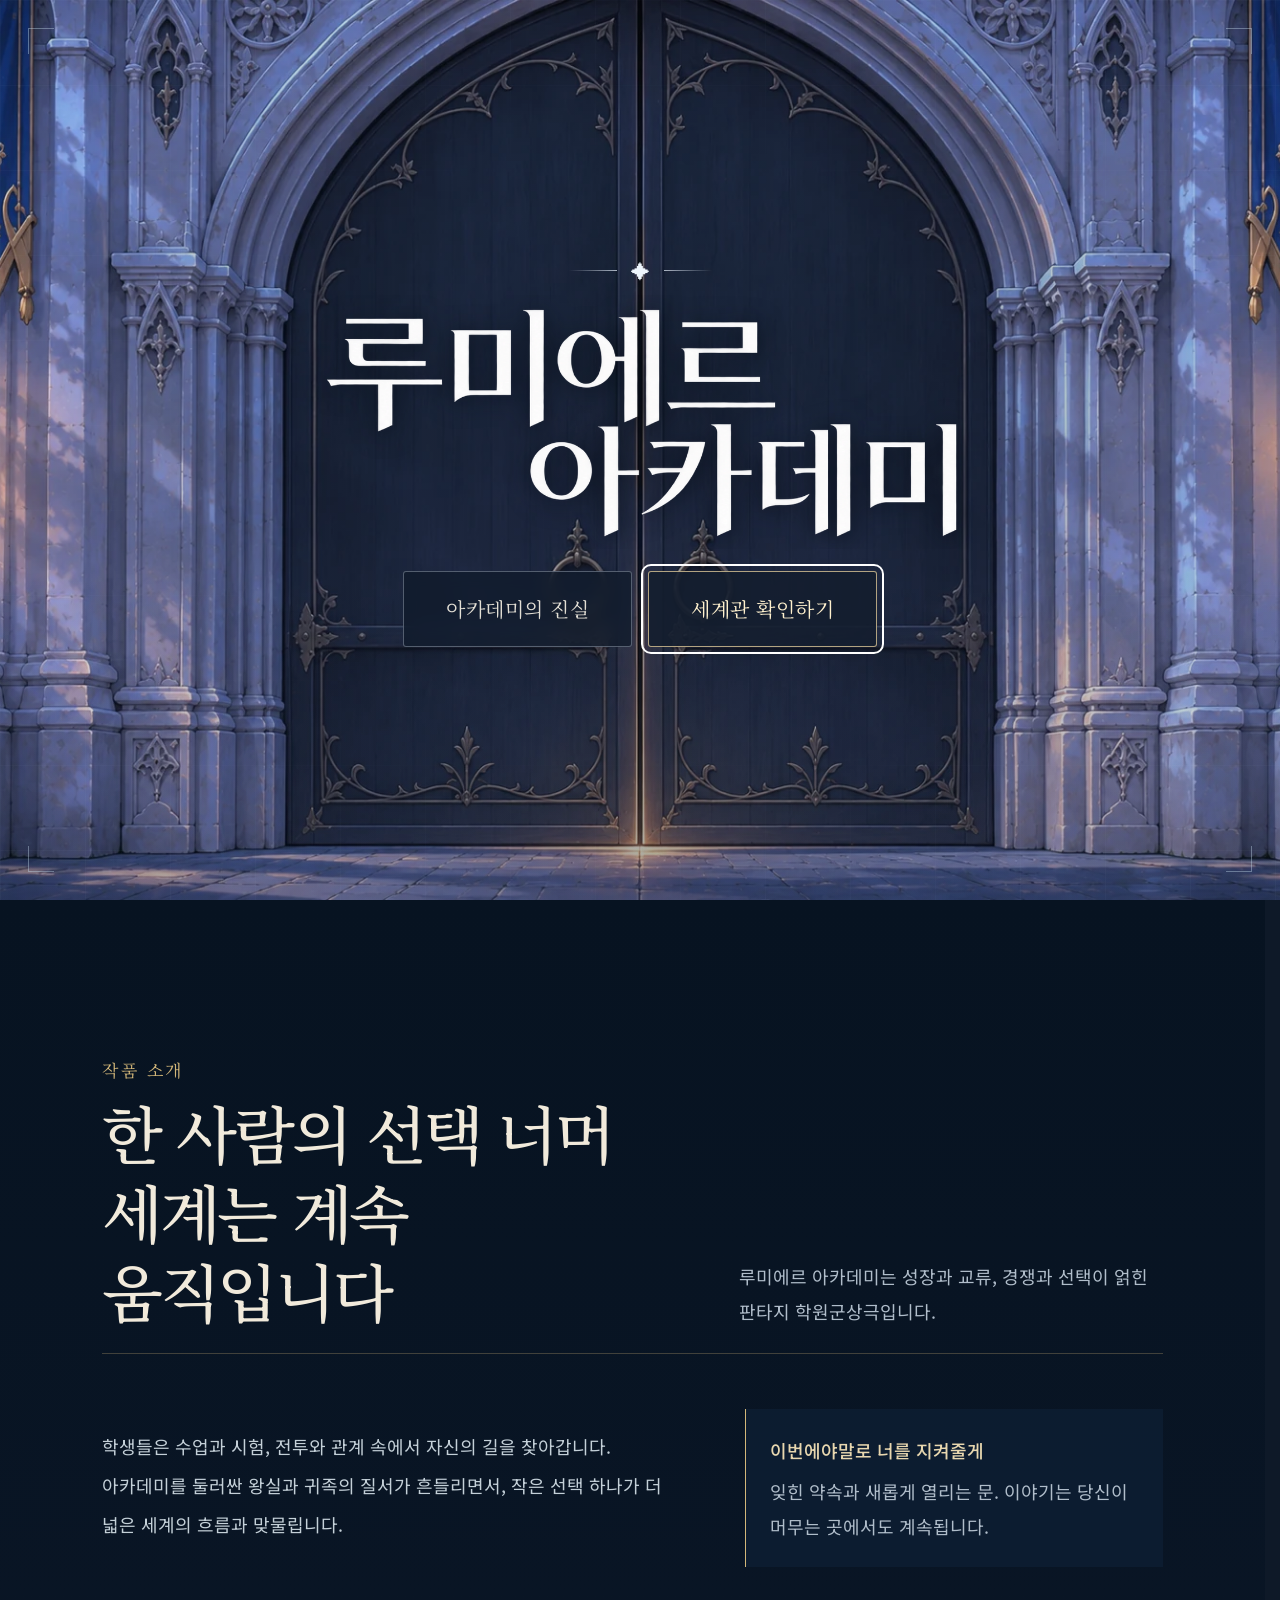
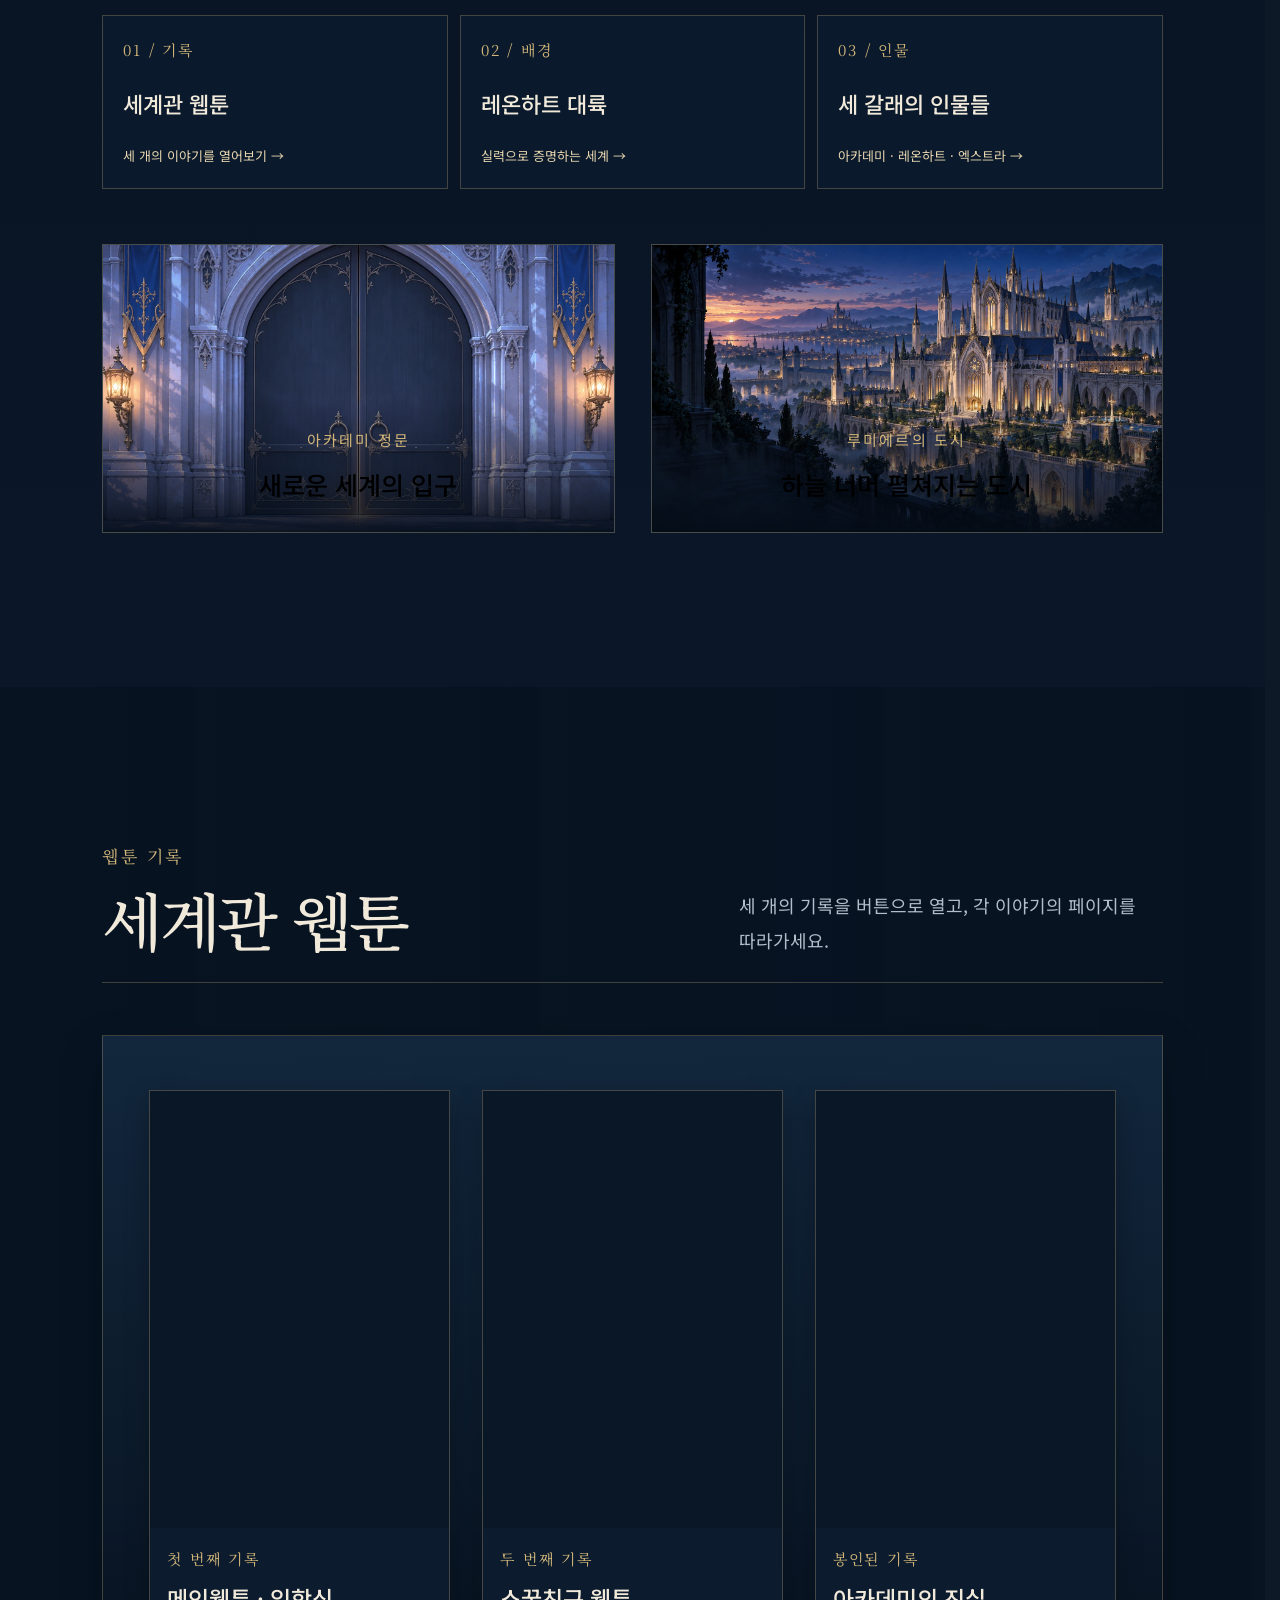
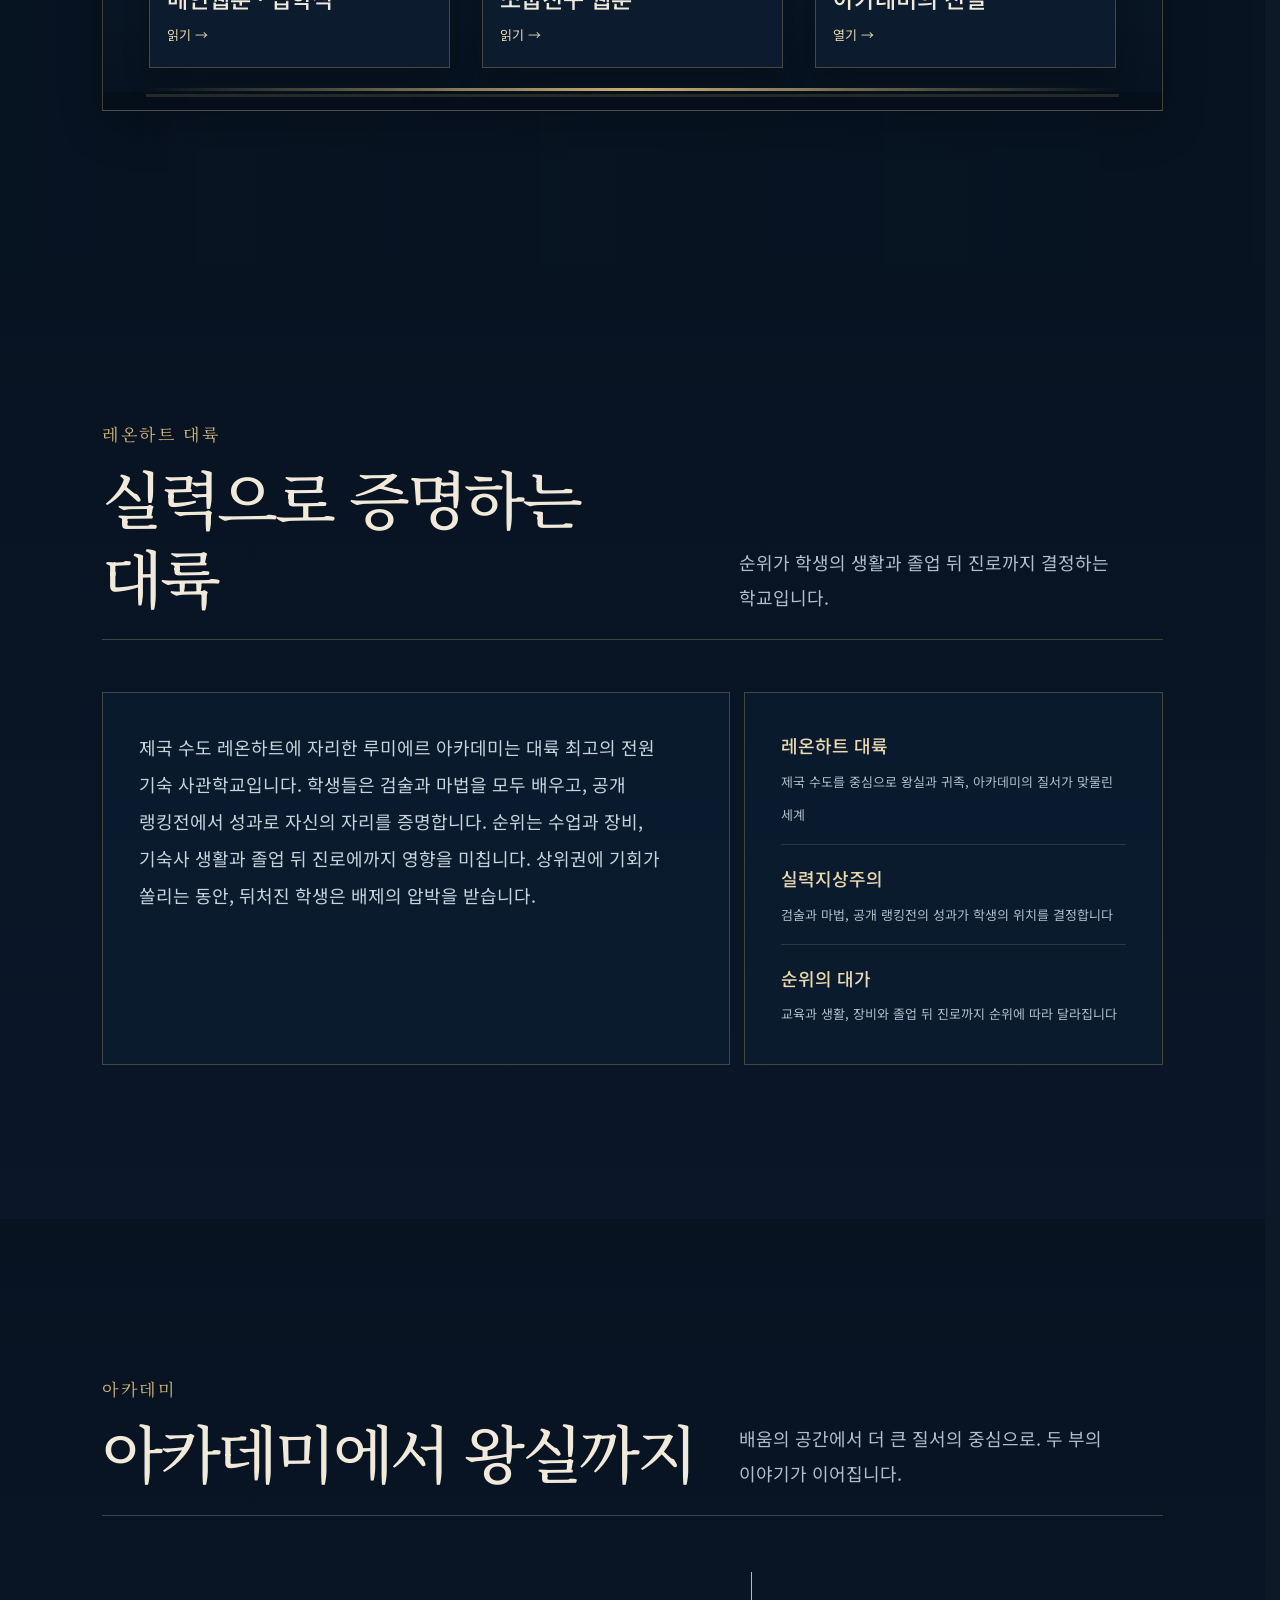
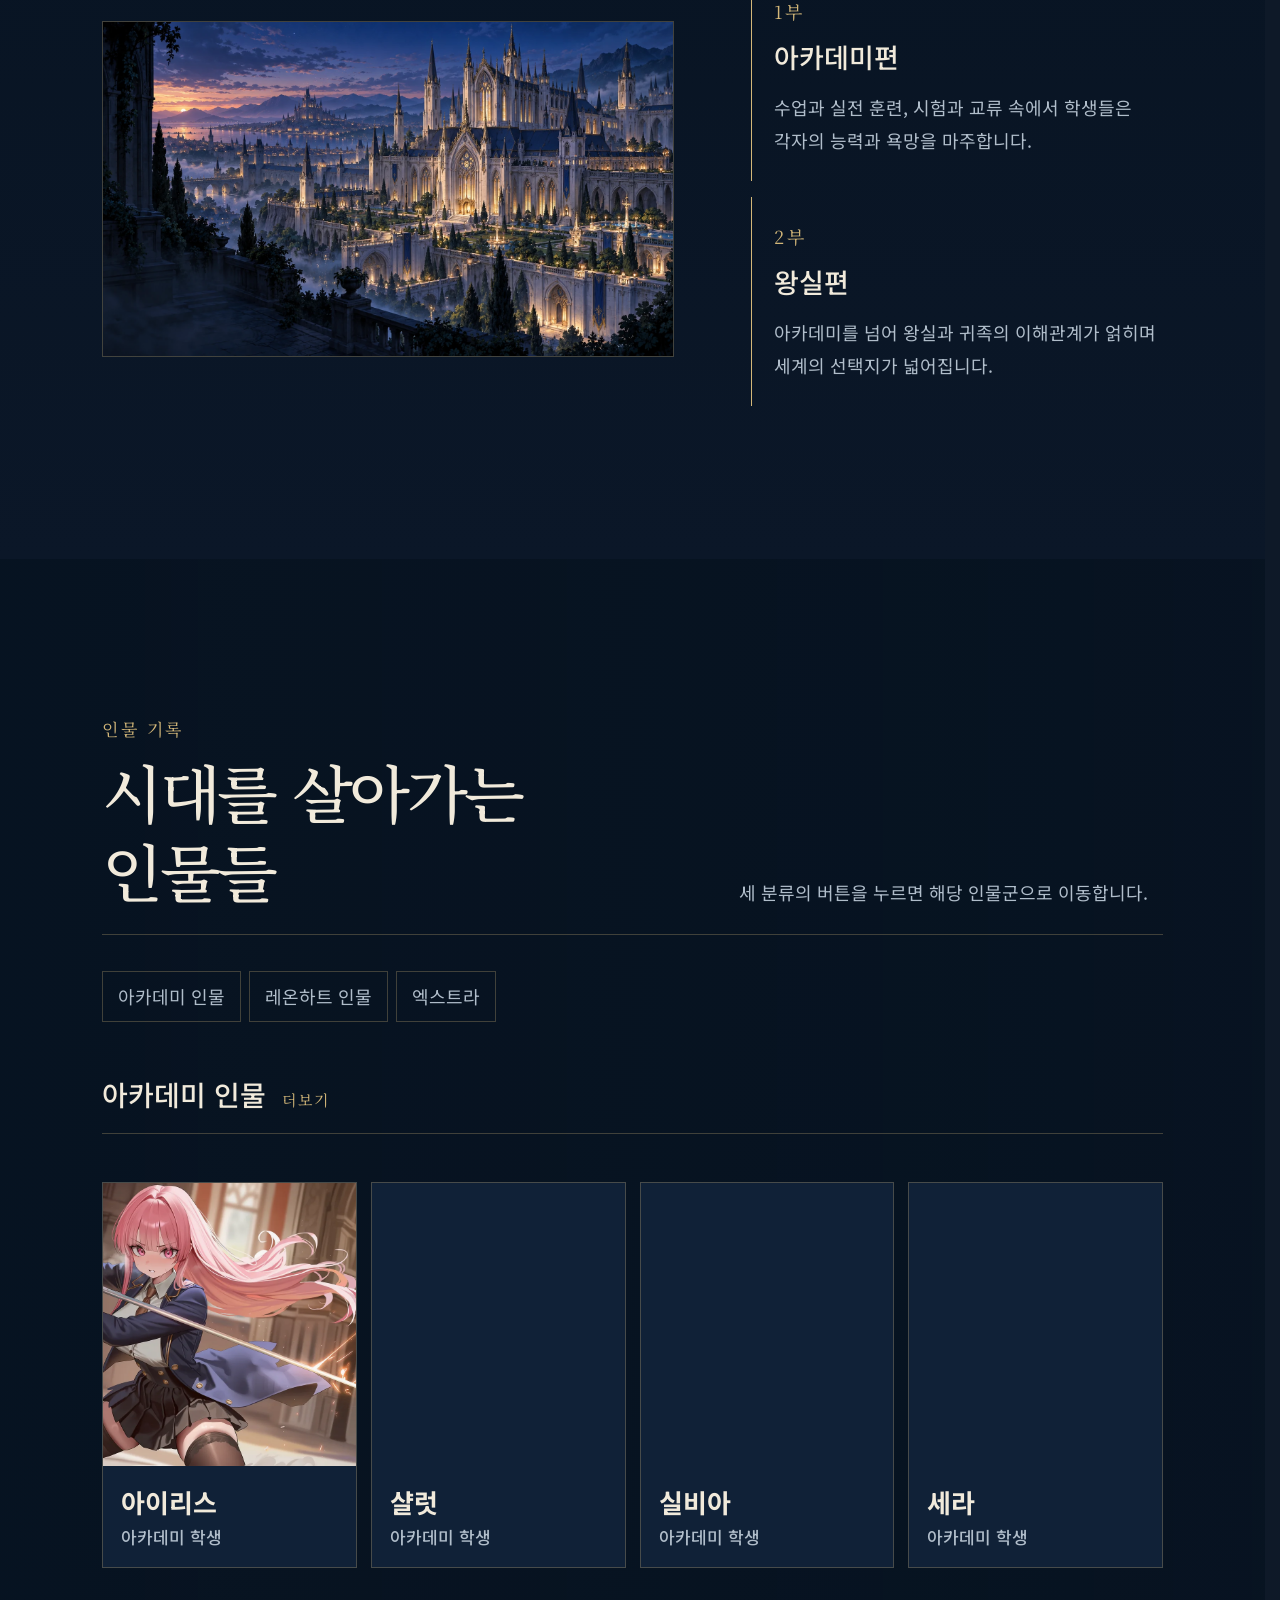
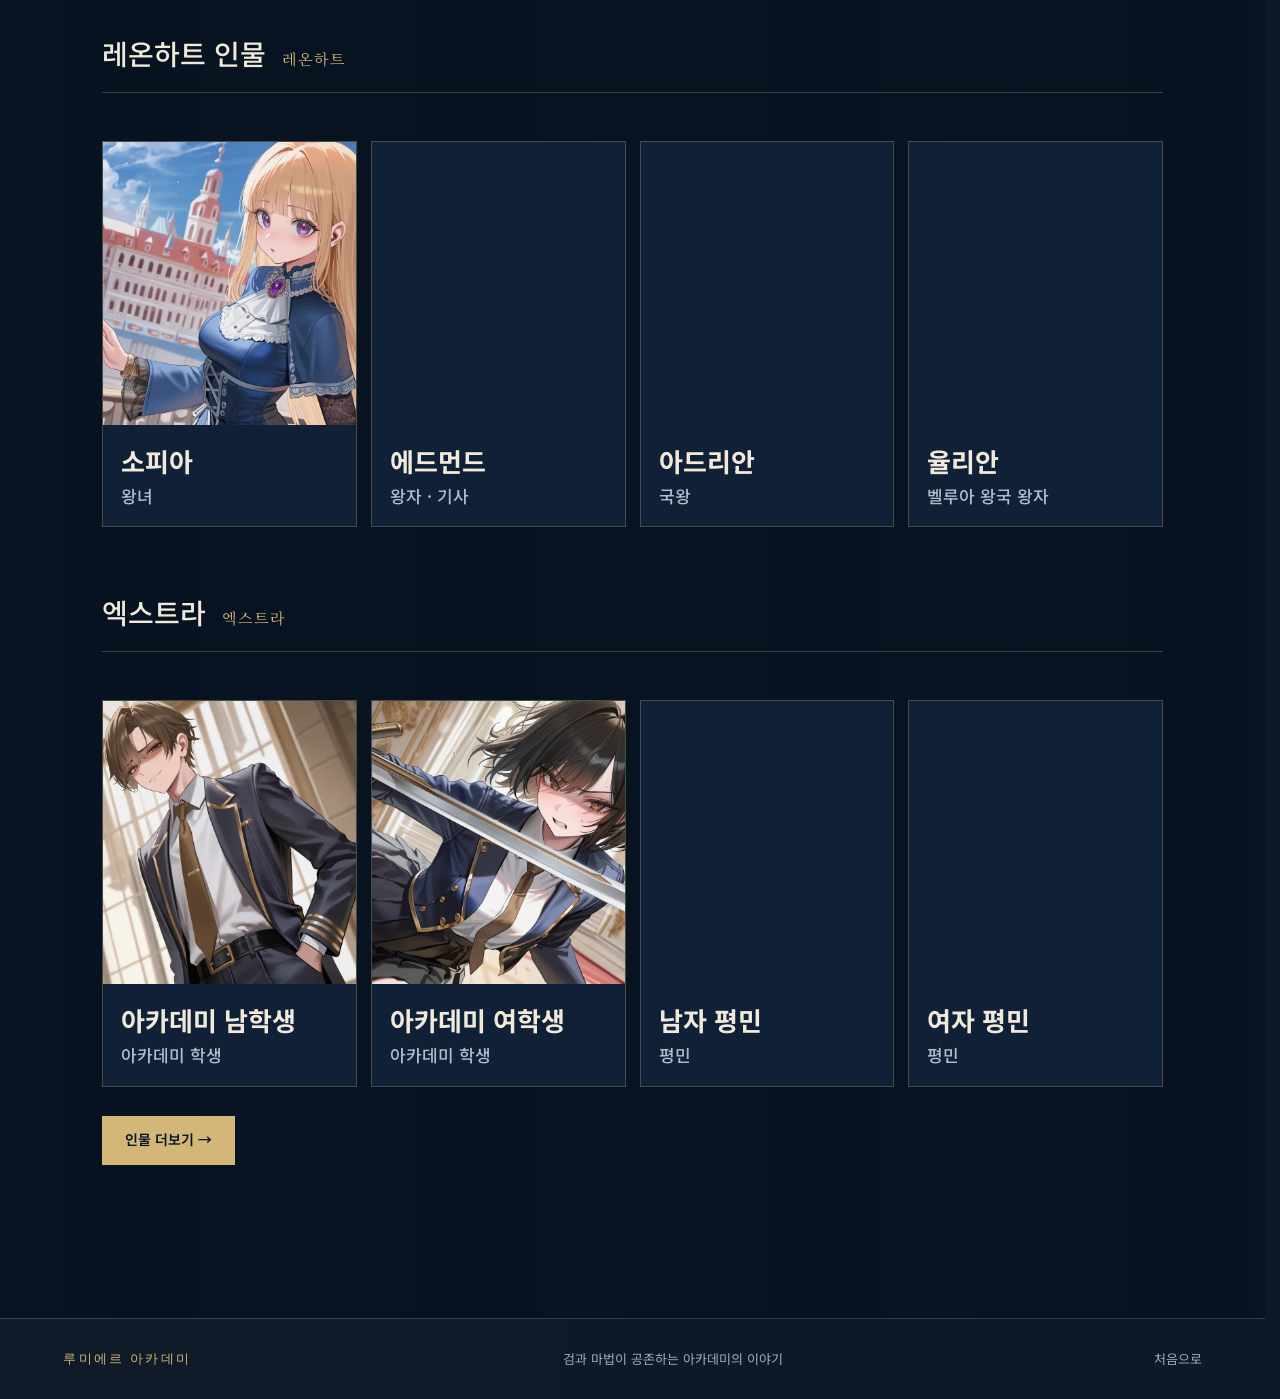
<file: index-v2.html>
<!doctype html>
<!-- File: F:/크랙 리포지토리/LumiereAcademy/index-v2.html | Target: Browser / static HTML -->
<html lang="ko">
<head>
  <meta charset="UTF-8">
  <meta name="viewport" content="width=device-width, initial-scale=1">
  <meta name="theme-color" content="#0e1928">
  <meta name="description" content="검과 마법이 공존하는 루미에르 아카데미. 성장과 교류, 경쟁과 선택이 얽힌 중세 판타지 작품 소개.">
  <title>루미에르 아카데미 V2</title>
  <link rel="stylesheet" href="./nma/webtoon-recommendations.css">
  <link rel="preload" as="image" href="./academy-gate.webp" media="not all and (orientation: portrait) and (max-width: 760px)">
  <link rel="preload" as="image" href="./academy-gate-portrait.webp" media="(orientation: portrait) and (max-width: 760px)">
  <link rel="icon" type="image/svg+xml" href="data:image/svg+xml,%3Csvg xmlns='http://www.w3.org/2000/svg' viewBox='0 0 64 64'%3E%3Crect width='64' height='64' rx='12' fill='%230e1928'/%3E%3Cpath d='M32 7L38 25L56 32L38 39L32 57L26 39L8 32L26 25Z' fill='%23d3b779'/%3E%3C/svg%3E">
  <link rel="preconnect" href="https://fonts.googleapis.com">
  <link rel="preconnect" href="https://fonts.gstatic.com" crossorigin>
  <link href="https://fonts.googleapis.com/css2?family=Cormorant+Garamond:wght@400;500;600&family=Noto+Sans+KR:wght@400;500;600&family=Noto+Serif+KR:wght@400;500;600;700&display=swap" rel="stylesheet">
  <style>
    :root{--night:#0e1928;--deep:#0a121e;--panel:#142234;--gold:#d3b779;--muted:#9eabbc;--ivory:#f1eadb;--line:rgba(211,183,121,.24);--serif:'Noto Serif KR',Batang,serif;--sans:'Noto Sans KR',sans-serif;--english:'Cormorant Garamond',Georgia,serif}
    *{box-sizing:border-box}html{scroll-behavior:smooth;scroll-padding-top:95px}body{margin:0;background:var(--night);color:var(--ivory);font-family:var(--sans);font-size:16px;line-height:1.85;word-break:keep-all}button,a{-webkit-tap-highlight-color:transparent}button{font:inherit;cursor:pointer}a{color:inherit;text-decoration:none}button:focus-visible,a:focus-visible,summary:focus-visible{outline:2px solid var(--gold);outline-offset:5px}button:disabled{cursor:default}::selection{color:var(--deep);background:var(--gold)}[hidden]{display:none!important}.wrap{width:min(1160px,calc(100% - 96px));margin:auto}.serif{font-family:var(--serif)}.muted{color:var(--muted)}.skip{position:fixed;top:-80px;left:20px;background:var(--gold);color:var(--deep);padding:12px 20px;z-index:99}.skip:focus{top:10px}
    .header{position:sticky;top:0;z-index:20;min-height:88px;border-bottom:1px solid var(--line);background:rgba(10,18,30,.91);backdrop-filter:blur(18px)}.header-inner{display:flex;align-items:center;justify-content:space-between;gap:24px;min-height:88px}.brand{display:flex;align-items:center;gap:13px;background:none;border:0;padding:0;color:var(--ivory);text-align:left}.brand-symbol{width:35px;height:46px;color:var(--gold);flex-shrink:0}.brand-text{display:flex;flex-direction:column;gap:2px;line-height:1.35}.brand-text strong{font-family:var(--serif);font-size:17px;font-weight:600;letter-spacing:.05em}.nav{display:flex;gap:34px;align-items:center}.nav a{position:relative;color:#aab4c1;font-size:14px;line-height:88px}.nav a:hover,.nav a.active{color:var(--ivory)}.nav a.active:after{content:'';position:absolute;height:2px;bottom:-1px;left:0;right:0;background:var(--gold)}.menu-toggle{display:none;background:none;border:1px solid var(--line);color:var(--gold);padding:5px 12px;font-size:14px}
    .hero{position:relative;isolation:isolate;min-height:690px;min-height:calc(100svh - 88px);display:flex;flex-direction:column;justify-content:center;overflow:hidden;background:linear-gradient(130deg,#0b1728,#253648 65%,#142234)}.hero-image{position:absolute;inset:0;z-index:-3;width:100%;height:100%;object-fit:cover;object-position:66% 50%}.hero:before{content:'';position:absolute;inset:0;z-index:-2;background:linear-gradient(90deg,rgba(7,16,29,.91) 0%,rgba(7,16,29,.72) 35%,rgba(7,16,29,.15) 76%),linear-gradient(0deg,#0e1928 0%,transparent 35%,rgba(8,17,28,.12))}.hero-content{position:relative;padding:65px 0 115px}.hero-kicker{display:flex;align-items:center;gap:16px;color:var(--gold);font-family:var(--serif);font-size:14px;letter-spacing:.09em;margin-bottom:22px}.hero-kicker:before{content:'';width:35px;height:1px;background:var(--gold)}.hero h1{font-family:var(--serif);font-weight:500;font-size:clamp(48px,5.9vw,82px);line-height:1.3;letter-spacing:-.055em;margin:0 0 26px;text-shadow:0 3px 30px #081120}.hero h1 span{display:block}.hero-copy{color:#d0d4da;line-height:2;font-size:17px;margin:0 0 35px;max-width:430px}.hero-actions{display:flex;gap:14px;align-items:center;flex-wrap:wrap}.button{display:inline-flex;align-items:center;justify-content:center;min-height:50px;padding:11px 29px;border:1px solid var(--line);font-size:14px;letter-spacing:.04em;color:var(--ivory);background:rgba(9,20,35,.35);transition:background .2s,border-color .2s}.button.primary{background:var(--gold);border-color:var(--gold);color:#172235}.button:hover{border-color:var(--gold);background:#26374c}.button.primary:hover{background:#e4cca0}.hero-bottom{position:absolute;left:0;right:0;bottom:30px;display:flex;justify-content:space-between;gap:25px;align-items:center}.hero-genres{font-size:12px;letter-spacing:.14em;color:#b1bac5}.discover{display:flex;gap:14px;align-items:center;font-family:var(--english);font-size:12px;letter-spacing:.22em;color:#cfbf9d}.discover:before{content:'';width:1px;height:32px;background:var(--gold)}
    .intro{padding:100px 0 90px;position:relative}.section-heading{display:flex;gap:24px;align-items:baseline;margin-bottom:28px}.section-heading h2{font-family:var(--serif);font-weight:500;font-size:31px;letter-spacing:-.04em;margin:0}.intro-grid{display:grid;grid-template-columns:1fr 1fr;gap:90px}.intro-lead{font-family:var(--serif);font-size:25px;line-height:1.8;margin:0 0 20px}.intro-body{color:#aeb9c7;margin:0;line-height:2;font-size:16px}.intro-facts{border-top:1px solid var(--line)}.fact{display:grid;grid-template-columns:48px 1fr;gap:15px;padding:20px 0;border-bottom:1px solid var(--line)}.fact-no{font-family:var(--english);font-size:22px;color:var(--gold)}.fact h3{font-family:var(--serif);font-weight:500;font-size:17px;margin:0 0 3px}.fact p{color:var(--muted);font-size:14px;margin:0;line-height:1.8}.footer{border-top:1px solid var(--line);padding:28px 0;color:var(--muted);font-size:12px}.footer-inner{display:flex;justify-content:space-between;gap:20px}.footer-title{font-family:var(--english);letter-spacing:.18em;color:var(--gold)}
    @media(min-width:1600px){.hero-content{padding-top:100px;padding-bottom:150px}}
    @media(max-width:900px){.wrap{width:calc(100% - 56px)}.nav{gap:22px}.intro-grid{gap:45px}.hero{min-height:680px}.hero h1{font-size:64px}}
    @media(max-width:600px){.wrap{width:calc(100% - 40px)}.header,.header-inner{min-height:74px}.brand-text strong{font-size:15px}.brand-symbol{width:28px;height:38px}.menu-toggle{display:block}.nav{display:none;position:absolute;top:73px;left:0;right:0;padding:10px 20px 18px;background:#0a121e;border-bottom:1px solid var(--line);gap:0;flex-direction:column;align-items:stretch}.nav.open{display:flex}.nav a{line-height:46px;padding:0 10px}.nav a.active:after{display:none}.hero{min-height:680px;min-height:calc(100svh - 74px)}.hero-content{padding:70px 0 140px}.hero-kicker{font-size:12px;margin-bottom:26px}.hero h1{font-size:50px;margin-bottom:27px;line-height:1.4}.hero-copy{font-size:15px;max-width:300px}.hero:before{background:linear-gradient(90deg,rgba(7,16,29,.87),rgba(7,16,29,.42)),linear-gradient(0deg,#0e1928,transparent 70%)}.hero-bottom{bottom:25px;flex-direction:column;align-items:flex-start;gap:18px}.hero-genres{font-size:11px;letter-spacing:.08em}.discover:before{height:19px}.intro{padding:65px 0}.section-heading{gap:17px}.section-heading h2{font-size:26px}.intro-grid{grid-template-columns:1fr;gap:35px}.intro-lead{font-size:23px}.button{padding:10px 22px}.footer-inner{flex-direction:column;gap:8px}}
    @media(prefers-reduced-motion:reduce){html{scroll-behavior:auto}*,*:before,*:after{animation:none!important;transition:none!important}}
    .story-links{display:grid;grid-template-columns:repeat(3,1fr);border-top:1px solid var(--line);border-bottom:1px solid var(--line);margin-bottom:30px}.story-links a{padding:34px 30px 34px 0;transition:background .2s}.story-links a+a{border-left:1px solid var(--line);padding-left:30px}.story-links h2{font-family:var(--serif);font-size:21px;font-weight:500;margin:14px 0}.story-links p{color:var(--muted);font-size:14px;line-height:1.9;margin:0 0 22px}.text-link{display:inline-block;color:var(--gold);font-size:14px;border-bottom:1px solid rgba(211,183,121,.35);padding-bottom:4px}.story-links a:hover .text-link{border-color:var(--gold)}.closing{text-align:center;padding:64px 0 76px}.closing p{font-family:var(--serif);font-size:22px;line-height:2;margin:18px 0 22px}.ornament{color:var(--gold);font-size:22px}
    .page-view{padding-top:66px;padding-bottom:75px;min-height:calc(100svh - 170px)}.page-heading{margin-bottom:48px;padding-bottom:35px;border-bottom:1px solid var(--line)}.page-heading h1{font-family:var(--serif);font-size:clamp(31px,4vw,48px);font-weight:500;letter-spacing:-.05em;line-height:1.6;margin:15px 0 18px}.page-heading h1 span{color:var(--gold)}.page-heading p{color:var(--muted);margin:0;font-size:16px;line-height:1.9}.world-layout{display:grid;grid-template-columns:285px 1fr;gap:80px}.document-label{padding:27px 25px;border:1px solid var(--line);align-self:start;background:linear-gradient(145deg,#17273a,#101c2c)}.document-mark{display:block;font-family:var(--serif);font-size:25px;line-height:1.8;margin:0 0 26px}.document-label dl{margin:0;padding-top:22px;border-top:1px solid var(--line)}.document-label dl div{margin-bottom:17px}.document-label dt{font-size:12px;color:var(--gold);margin-bottom:4px}.document-label dd{margin:0;font-size:14px;color:#b5c0ce}.world-article h2{font-family:var(--serif);font-size:23px;font-weight:500;margin:0 0 18px}.world-article h2:not(:first-child){margin-top:35px}.world-article>p{font-size:16px;color:#b5c0ce;line-height:2.05;margin:0 0 18px}.pullquote{padding:25px 30px;margin:35px 0;border-left:2px solid var(--gold);background:rgba(23,39,58,.5)}.pullquote p{font-family:var(--serif);font-size:22px;margin:0;line-height:1.9}.lower-heading{margin-top:70px}.theme-grid{display:grid;grid-template-columns:repeat(3,1fr);gap:38px}.theme-grid article{border-top:1px solid var(--line);padding-top:24px}.theme-grid h3{font-family:var(--serif);font-weight:500;font-size:21px;margin:0 0 12px}.theme-grid p{font-size:15px;color:var(--muted);line-height:1.95;margin:0}.page-next{margin-top:65px;padding-top:30px;border-top:1px solid var(--line);display:flex;justify-content:space-between;gap:25px;align-items:center}.page-next>span{font-family:var(--serif);color:#b5c0ce;font-size:17px}
    .faculty-grid{display:grid;grid-template-columns:1fr 1fr;gap:25px}.faculty{background:linear-gradient(135deg,#1a2b3d,#111d2d);border:1px solid var(--line);padding:34px;position:relative}.faculty.magic{background:linear-gradient(135deg,#20273d,#141b2e)}.faculty h2{font-family:var(--serif);font-size:30px;font-weight:500;margin:10px 0 20px}.faculty-lead{font-family:var(--serif);font-size:20px;line-height:1.9;margin:0 0 20px}.faculty>p:not(.faculty-lead){font-size:15px;color:#acb8c8;line-height:1.95;margin:0 0 25px}.faculty-person{padding-top:18px;border-top:1px solid var(--line);display:flex;justify-content:space-between;gap:15px;font-size:14px}.faculty-person span{color:var(--muted)}.faculty-person a{color:var(--gold);border-bottom:1px solid transparent}.faculty-person a:hover{border-bottom-color:var(--gold)}.life-grid{margin-top:75px;display:grid;grid-template-columns:1fr 1.4fr;gap:65px}.life-heading{font-family:var(--serif);font-size:32px;font-weight:500;line-height:1.65;letter-spacing:-.04em;margin:18px 0}.life-grid .muted{font-size:15px;line-height:1.95}.life-list{border-top:1px solid var(--line)}.life-list details{border-bottom:1px solid var(--line);padding:17px 0}.life-list summary{cursor:pointer;font-family:var(--serif);font-size:18px;list-style:none;padding-right:25px;position:relative}.life-list summary::-webkit-details-marker{display:none}.life-list summary:after{content:'+';position:absolute;right:0;color:var(--gold);font:22px var(--english)}.life-list details[open] summary:after{content:'−'}.life-list summary span{font-family:var(--english);font-size:19px;color:var(--gold);display:inline-block;width:40px}.life-list details p{color:var(--muted);font-size:15px;line-height:1.95;margin:15px 0 5px 40px}.rank-note{margin-top:60px;border:1px solid var(--line);padding:28px 35px;background:#111f30}.rank-note h2{font-family:var(--serif);font-size:24px;font-weight:500;margin:12px 0}.rank-note p+h2{margin-top:28px}.rank-note p{color:#aebccc;font-size:15px;line-height:1.95;margin:0;max-width:800px}
    .roster-controls{display:flex;gap:12px;margin-bottom:25px;flex-wrap:wrap}.filter{border:1px solid var(--line);color:var(--muted);background:transparent;padding:8px 20px;font-size:14px}.filter span{font-family:var(--english);font-size:16px;margin-left:10px}.filter.active{border-color:var(--gold);color:var(--gold);background:rgba(211,183,121,.07)}.filter:hover{border-color:var(--gold)}.character-layout{display:grid;grid-template-columns:300px 1fr;gap:35px;align-items:start}.roster{border-top:1px solid var(--line)}.person{border:0;border-bottom:1px solid var(--line);background:none;display:flex;align-items:center;gap:17px;padding:14px 16px;width:100%;color:var(--muted);text-align:left;min-height:78px}.person-number{font-family:var(--english);font-size:24px;color:#718199;min-width:28px}.person-name{display:flex;flex-direction:column;gap:2px}.person-name strong{font-family:var(--serif);font-weight:500;font-size:18px;color:#c8d0db}.person-name small{font-size:12px;line-height:1.7}.person.active{background:#1c2d42;border-left:2px solid var(--gold);padding-left:14px}.person.active .person-number,.person.active strong{color:var(--gold)}.person:hover{background:#15263b}.profile{position:sticky;top:115px;background:#142236;border:1px solid var(--line);padding:35px 40px;overflow:hidden}.profile-top{display:flex;justify-content:space-between;gap:20px;font-size:12px;color:var(--muted);border-bottom:1px solid var(--line);padding-bottom:18px}.profile h2{font-family:var(--serif);font-size:46px;font-weight:500;letter-spacing:-.05em;margin:28px 0 8px;line-height:1.5}.profile-subtitle{color:var(--gold);font-family:var(--serif);font-size:19px;margin:0 0 30px}.profile-description{color:#c1cbd7;font-size:16px;line-height:2;margin:0 0 28px}.profile-facts{display:grid;grid-template-columns:1fr 1fr;gap:20px;padding:22px 0;border-top:1px solid var(--line);border-bottom:1px solid var(--line);margin:0 0 25px}.profile-facts dt{font-size:12px;color:var(--muted);margin-bottom:5px}.profile-facts dd{font-family:var(--serif);font-size:17px;margin:0}.profile h3{font-family:var(--serif);font-size:19px;font-weight:500;margin:0 0 12px}.profile-note{color:#aebccc;line-height:1.95;font-size:15px;margin:0 0 25px}.profile-tags{display:flex;flex-wrap:wrap;gap:8px}.profile-tags span{font-size:12px;padding:4px 11px;background:#1b2c42;color:#c5b68f;border:1px solid rgba(211,183,121,.18)}.profile-count{font-family:var(--english);letter-spacing:.1em;color:var(--gold)}
    @media(max-width:900px){.world-layout{grid-template-columns:230px 1fr;gap:35px}.story-links h2{font-size:18px}.story-links a{padding-right:22px}.story-links a+a{padding-left:22px}.character-layout{grid-template-columns:230px 1fr;gap:20px}.profile{padding:28px}.faculty{padding:27px}.life-grid{gap:35px}.theme-grid{gap:25px}.profile h2{font-size:38px}}
    @media(max-width:650px){.story-links{grid-template-columns:1fr}.story-links a,.story-links a+a{border-left:0;padding:26px 0}.story-links a+a{border-top:1px solid var(--line)}.story-links h2{font-size:21px}.closing{padding:35px 0 60px}.closing p{font-size:18px}.page-view{padding-top:42px;padding-bottom:50px}.page-heading{margin-bottom:30px;padding-bottom:28px}.page-heading h1{font-size:31px;line-height:1.65}.page-heading p{font-size:15px}.world-layout{grid-template-columns:1fr;gap:35px}.document-label{padding:22px}.document-mark{font-size:25px;margin:0 0 18px}.document-label dl{display:grid;grid-template-columns:1fr;gap:10px}.document-label dl div{margin-bottom:5px}.theme-grid,.faculty-grid{grid-template-columns:1fr}.theme-grid{gap:28px}.lower-heading{margin-top:45px}.pullquote{padding:22px}.pullquote p{font-size:19px}.life-grid{grid-template-columns:1fr;margin-top:45px;gap:20px}.life-heading{font-size:28px}.faculty{padding:25px}.rank-note{padding:24px;margin-top:40px}.page-next{margin-top:40px;align-items:flex-start;flex-direction:column}.character-layout{grid-template-columns:1fr;gap:28px}.roster{display:grid;grid-template-columns:1fr 1fr;gap:0}.person{padding:12px 9px;gap:10px;min-height:75px}.person.active{padding-left:7px}.person-name strong{font-size:16px}.person-name small{font-size:12px}.person-number{font-size:20px;min-width:22px}.filter{padding:7px 14px}.profile{position:static;padding:25px}.profile h2{font-size:36px}.profile-top{gap:10px;font-size:11px}.profile-facts{gap:20px}.profile-facts dd{font-size:16px}.faculty-lead{font-size:19px}}
    @media(min-width:601px) and (max-width:700px){.nav{gap:15px}.nav a{font-size:13px}.brand-text strong{font-size:15px}}
    @media(max-width:360px){.hero h1{font-size:44px}.hero-actions{gap:10px}.hero-actions .button{padding:10px 17px;font-size:13px}.roster{grid-template-columns:1fr}}
    body.entry-active,body.lightbox-active{overflow:hidden}.entry-screen{position:fixed;inset:0;width:100%;height:100%;max-width:none;max-height:none;margin:0;padding:45px;border:0;background:#070e18;color:#fff;overflow:auto;isolation:isolate;display:grid;place-items:center;text-align:center}.entry-screen:not([open]){display:none}.entry-screen::backdrop{background:#070e18}.entry-background{position:absolute;inset:0;z-index:-4;width:100%;height:100%;object-fit:cover;object-position:64% 50%;opacity:.3;filter:blur(3px) saturate(.65);transform:scale(1.045)}.entry-screen:before{content:'';position:absolute;inset:0;z-index:-3;background:radial-gradient(ellipse at 50% 47%,rgba(16,35,54,.2),rgba(3,9,17,.84) 80%),linear-gradient(0deg,#070e18,transparent 35%,rgba(5,12,21,.3))}.entry-grid{position:absolute;inset:0;z-index:-2;opacity:.07;background-image:linear-gradient(rgba(209,234,255,.4) 1px,transparent 1px),linear-gradient(90deg,rgba(209,234,255,.4) 1px,transparent 1px);background-size:85px 85px;mask-image:radial-gradient(ellipse,transparent 40%,#000 90%)}.entry-content{width:min(780px,100%);position:relative;padding:42px 0}.entry-edition{color:#adbdcb;letter-spacing:.26em;font-size:12px;line-height:2;margin:0 0 35px}.entry-ornament{display:flex;align-items:center;justify-content:center;gap:22px;margin-bottom:20px;color:#eef5fc}.entry-ornament span{width:90px;height:1px;background:linear-gradient(90deg,transparent,rgba(234,243,255,.7))}.entry-ornament span:last-child{transform:rotate(180deg)}.entry-ornament b{font-size:24px;font-weight:400}.entry-enter{border:1px solid rgba(225,239,255,.65);background:rgba(16,31,48,.45);color:white;min-width:185px;padding:15px 28px;display:inline-flex;flex-direction:column;align-items:center;gap:2px;transition:background .25s,border-color .25s,box-shadow .25s}.entry-enter>span{font-family:var(--english);font-size:21px;letter-spacing:.3em;padding-left:.3em;line-height:1.6}.entry-enter small{font-size:12px;color:#b8c8d8;letter-spacing:.15em}.entry-enter:hover{border-color:#fff;background:rgba(42,66,89,.75);box-shadow:0 0 35px rgba(185,219,250,.1)}.entry-enter:focus-visible{outline-color:#fff}.entry-corner{position:absolute;width:26px;height:26px;opacity:.4;border-color:#c5dcec;border-style:solid}.top-left{top:28px;left:28px;border-width:1px 0 0 1px}.top-right{top:28px;right:28px;border-width:1px 1px 0 0}.bottom-left{bottom:28px;left:28px;border-width:0 0 1px 1px}.bottom-right{bottom:28px;right:28px;border-width:0 1px 1px 0}.entry-connection{width:min(270px,100%);margin:0 auto;min-height:100px}.entry-connection p{font-family:var(--serif);font-size:16px;color:#e0eefb;margin:0 0 16px}.entry-connection progress{display:block;width:100%;height:2px;border:0;appearance:none;background:#24384d;color:#d6edff}.entry-connection progress::-webkit-progress-bar{background:#24384d}.entry-connection progress::-webkit-progress-value{background:#d6edff;box-shadow:0 0 14px #b3dbff;transition:width .3s}.entry-connection progress::-moz-progress-bar{background:#d6edff}.entry-connection>span{display:block;font-family:var(--english);font-size:12px;letter-spacing:.18em;color:#90aecb;margin-top:14px}.entry-scan{position:absolute;z-index:2;left:0;right:0;top:0;height:1px;background:rgba(199,229,255,.8);box-shadow:0 0 45px 10px rgba(151,209,255,.08);opacity:0;pointer-events:none}.entry-screen.connecting .entry-scan{animation:entry-scan 1.1s ease-in-out both}.entry-screen.leaving{opacity:0;transform:scale(1.015);transition:opacity .35s ease,transform .35s ease}.site-reveal{animation:site-reveal .55s ease-out both}@keyframes entry-scan{0%{opacity:0;top:15%}25%{opacity:.55}85%{opacity:.3}100%{opacity:0;top:90%}}@keyframes site-reveal{from{opacity:.4;transform:translateY(7px)}to{opacity:1;transform:translateY(0)}}
    .person-thumb{width:46px;height:56px;flex-shrink:0;display:grid;place-items:center;border:1px solid rgba(211,183,121,.17);color:#8a9db5;background:#0e1b2b;overflow:hidden;position:relative;font-family:var(--english);font-size:24px}.person-thumb img{width:100%;height:100%;object-fit:cover;position:absolute;inset:0}.person-thumb.is-unavailable img{display:none}.person-thumb .media-fallback{font-size:20px}.person .person-number{min-width:0}.profile{position:static}.profile-hero{display:grid;grid-template-columns:160px 1fr;gap:27px;margin:28px 0;align-items:center}.profile-hero h2{margin:0 0 8px;font-size:36px}.profile-hero .profile-subtitle{font-size:17px;margin:0;line-height:1.9}.portrait-slot{aspect-ratio:3/4;border:1px solid var(--line);background:#0d1a2b;display:grid;place-items:center;position:relative;overflow:hidden;color:#a3b3c8}.portrait-slot img{position:absolute;inset:0;width:100%;height:100%;object-fit:cover}.media-fallback{display:flex;flex-direction:column;align-items:center;justify-content:center;gap:10px;padding:14px;color:#a9b8ca;text-align:center;font-size:14px;line-height:1.7}.media-fallback small{font-size:12px;color:#6f859e;letter-spacing:.08em}.portrait-slot.is-unavailable img,.gallery-slot.is-unavailable img,.lightbox-stage.is-unavailable img{display:none}.profile-gallery{margin-top:28px;padding-top:23px;border-top:1px solid var(--line)}.gallery-heading{display:flex;align-items:center;justify-content:space-between;gap:15px;margin-bottom:17px}.gallery-heading h3{font-family:var(--sans);font-size:14px;margin:0;color:#cfdae8}.gallery-heading span{font-size:12px;color:var(--gold)}.gallery-grid{display:grid;grid-template-columns:1fr 1fr;gap:13px}.gallery-item{margin:0;min-width:0}.gallery-slot{display:grid;place-items:center;position:relative;width:100%;aspect-ratio:3/2;overflow:hidden;padding:0;border:1px solid rgba(211,183,121,.23);background:#0e1b2b;color:#cdd8e6}.gallery-slot img{position:absolute;inset:0;width:100%;height:100%;object-fit:cover;transition:transform .3s}.gallery-slot:not(:disabled):hover img,.gallery-slot:focus-visible img{transform:scale(1.04)}.gallery-slot:disabled{opacity:1;cursor:default}.gallery-index{position:absolute;left:11px;top:8px;z-index:1;color:#c5d4e6;font-family:var(--english);font-size:14px;text-shadow:0 1px 5px #070e18}.gallery-enlarge{position:absolute;inset:auto 0 0;padding:10px;background:linear-gradient(transparent,rgba(5,13,23,.9));font-size:12px;opacity:0;transition:opacity .2s}.gallery-slot:not(:disabled):hover .gallery-enlarge,.gallery-slot:focus-visible .gallery-enlarge{opacity:1}.gallery-item figcaption{font-size:12px;color:#8195ad;margin-top:7px}.gallery-note{font-size:12px;color:#8396ad;margin:17px 0 0;line-height:1.8}
    .media-lightbox{width:min(1100px,calc(100% - 48px));max-width:none;max-height:calc(100svh - 48px);padding:0;border:1px solid rgba(211,183,121,.36);background:#0c1726;color:var(--ivory);overflow:auto}.media-lightbox::backdrop{background:rgba(3,8,15,.91);backdrop-filter:blur(7px)}.lightbox-head{display:flex;align-items:center;justify-content:space-between;gap:20px;padding:18px 23px;border-bottom:1px solid var(--line)}.lightbox-head h2{font-family:var(--sans);font-size:15px;font-weight:400;line-height:1.7;margin:0}.lightbox-close{background:none;border:0;padding:4px 8px;color:#ced8e4;font-size:14px;display:flex;align-items:center;gap:12px}.lightbox-close span{font-size:24px}.lightbox-stage{height:min(65svh,720px);display:grid;place-items:center;background:#070e18;padding:15px;position:relative}.lightbox-stage img{width:100%;height:100%;max-height:100%;object-fit:contain;display:block}.lightbox-stage .media-fallback{position:absolute}.lightbox-foot{display:flex;justify-content:space-between;align-items:center;padding:14px 23px;gap:16px}.lightbox-foot button{background:none;border:1px solid var(--line);padding:7px 13px;font-size:13px;color:var(--ivory)}.lightbox-foot button:disabled{opacity:.3}.lightbox-foot>span{font-family:var(--english);color:var(--gold);font-size:16px;letter-spacing:.1em}
    @media(max-width:900px){.profile-hero{grid-template-columns:125px 1fr;gap:20px}.profile-hero h2{font-size:30px}.profile-hero .profile-subtitle{font-size:16px}.person-thumb{width:37px;height:48px}.person{gap:12px}.entry-screen{padding:35px}}
    @media(max-width:650px){.entry-screen{padding:25px 20px}.entry-content{padding:30px 0 55px}.entry-edition{font-size:10px;letter-spacing:.15em;margin-bottom:27px}.entry-corner{width:16px;height:16px}.top-left{left:14px;top:14px}.top-right{right:14px;top:14px}.bottom-left{left:14px;bottom:14px}.bottom-right{right:14px;bottom:14px}.entry-ornament{gap:18px}.entry-ornament span{width:60px}.entry-enter{min-width:170px;padding:13px 22px}.person-thumb{width:34px;height:45px}.person{gap:10px}.person-name{min-width:0}.person-name small{line-height:1.6}.profile-hero{grid-template-columns:100px 1fr;gap:18px}.profile-hero h2{font-size:28px}.profile-hero .profile-subtitle{font-size:15px}.media-fallback{font-size:12px;padding:10px;gap:6px}.media-fallback small{font-size:10px}.gallery-grid{gap:10px}.media-lightbox{width:calc(100% - 24px);max-height:calc(100svh - 24px)}.lightbox-head,.lightbox-foot{padding:14px}.lightbox-head h2{font-size:14px}.lightbox-stage{height:60svh;padding:10px}.lightbox-foot{gap:8px}.lightbox-foot button{padding:7px 10px;font-size:12px}.gallery-note{font-size:12px}.profile-gallery{margin-top:24px}}
    .entry-screen{overflow-x:hidden}.entry-background{transform:none}
    @media(max-height:800px) and (min-width:651px){.entry-content{padding:10px 0}.entry-edition{margin-bottom:22px}.entry-ornament{margin-bottom:14px}.entry-enter{padding:11px 25px}}
    @media(max-height:630px) and (min-width:651px){.entry-content{padding:10px 0}.entry-edition{margin-bottom:15px}.entry-ornament{margin-bottom:10px}.entry-enter{padding:8px 25px}}
    @media(prefers-reduced-motion:reduce){.entry-screen.connecting .entry-scan{display:none}.entry-screen.leaving{transition:none}.site-reveal{animation:none}}
    .sr-only{position:absolute!important;width:1px!important;height:1px!important;padding:0!important;margin:-1px!important;overflow:hidden!important;clip-path:inset(50%);white-space:nowrap;border:0}
    /* ENTER: the painted gate opens into sky, then the same home landscape. */
    .academy-opening{--opening-duration:7.4s;position:absolute;inset:0;z-index:10;overflow:hidden;isolation:isolate;color:#23374c}
    .opening-stage,.opening-sky-surface{position:absolute;inset:0;overflow:hidden;pointer-events:none}
    .opening-sky-surface{background:#f6fcff;transition:opacity 1.6s cubic-bezier(.2,.6,.2,1)}
    .opening-world{position:absolute;inset:-8%;overflow:hidden;background:radial-gradient(ellipse at 63% 25%,#ffffffeb 0%,#ffffff00 44%),linear-gradient(180deg,#abd4ec 0%,#d9eff9 40%,#fff 68%,#ebf6fa 100%)}
    .opening-cloud{position:absolute;filter:blur(2px);background:radial-gradient(ellipse 27% 31% at 24% 51%,#fff 36%,#ffffff00 100%),radial-gradient(ellipse 24% 43% at 44% 47%,#fff 38%,#ffffff00 100%),radial-gradient(ellipse 30% 42% at 68% 60%,#fff 42%,#ffffff00 100%),radial-gradient(ellipse 43% 21% at 50% 73%,#fff 40%,#ffffff00 100%)}
    .opening-cloud.far{top:2%;left:-5%;width:67%;height:32%;opacity:.6}
    .opening-cloud.left{top:8%;left:-43%;width:87%;height:74%;rotate:17deg;opacity:.92}
    .opening-cloud.right{top:-26%;right:-42%;width:80%;height:98%;rotate:-20deg;opacity:.88}
    .opening-reflection{position:absolute;inset:70% 0 0;background:linear-gradient(176deg,transparent 10%,#ffffffba 33%,transparent 34%,transparent 54%,#ffffffb3 55%,transparent 56%),linear-gradient(180deg,#ffffff00,#c8e6f266 65%,#e9f5fa);opacity:.65}
    .opening-sunlight{position:absolute;inset:-30%;background:radial-gradient(ellipse 26% 16% at 71% 24%,#ffffffd9 12%,transparent 100%),conic-gradient(from 128deg at 72% 21%,transparent 0deg,#ffffff70 10deg,transparent 18deg,#ffffffa8 25deg,transparent 33deg);opacity:.4}
    .opening-lights{position:absolute;inset:0;opacity:0}
    .opening-lights>span{position:absolute;left:var(--x);top:var(--y);width:var(--size);height:var(--size);border-radius:50%;background:radial-gradient(circle,#fff 0% 18%,#fff9e6bd 35%,#e2c49200 76%);filter:drop-shadow(0 0 3px #fff8cf)}
    .opening-lights>.light-shard{height:calc(var(--size)*2.3);border-radius:80% 12% 80% 18%;background:linear-gradient(150deg,#fff 15%,#fff7d4bd 65%,#ffffff00);filter:blur(.25px) drop-shadow(0 0 5px #fff7d4)}
    .opening-lights>.light-bokeh{background:radial-gradient(circle,#fff7d770 0% 25%,#ffffff50 35%,transparent 74%);filter:blur(3px);opacity:.18}
    .opening-white-veil{position:absolute;inset:0;background:#fff;opacity:0}
    .opening-copy,.opening-title{position:absolute;inset:0;display:grid;place-items:center;opacity:0}
    .opening-copy p{margin:0;padding:0 24px;font-family:var(--serif);font-weight:400;font-size:clamp(22px,3.1vw,36px);line-height:1.9;letter-spacing:.065em;color:#23374c;text-shadow:0 1px 18px #ffffffa6}
    .opening-copy p>span{display:inline-block}.opening-copy p>span+span{margin-left:.35em}
    .opening-logo{display:grid;place-items:center;position:relative;overflow:hidden;width:min(80vw,760px,110svh);aspect-ratio:1185/457}
    .opening-logo img{position:absolute;left:50%;top:50%;width:141%;max-width:none;height:auto;transform:translate(-50%,-50%);filter:brightness(.22) sepia(.2) hue-rotate(155deg);opacity:0}
    .opening-title-text{display:flex;flex-direction:column;align-items:flex-start;font-family:var(--serif);font-size:min(clamp(32px,6.8vw,83px),15svh);font-weight:400;line-height:1.25;letter-spacing:.025em;color:#23374c}
    .opening-title-text>span+span{padding-left:1.1em}.opening-logo.has-logo img{opacity:1}.opening-logo.has-logo .opening-title-text{display:none}
    .academy-opening .gateway-skip{z-index:12;min-height:44px;color:#334c61;background:#ffffff73;border-color:#4667834d;box-shadow:0 3px 22px #4267800a;transition:color .4s,background .4s,border-color .4s}
    .academy-opening .gateway-skip:focus-visible{outline:2px solid #557b9b;outline-offset:4px}
    .academy-opening[data-phase="passing"] .gateway-skip,.academy-opening.world-revealing .gateway-skip{color:#f0e2bf;background:#0c1925b3;border-color:#f8e7b966}
    .academy-opening.opening .gate-architecture{z-index:3;animation:opening-gate-passage 1.75s cubic-bezier(.4,0,.2,1) both;will-change:transform,opacity}
    .academy-opening.opening .painted-gate-leaf{will-change:transform}
    .academy-opening.opening .painted-gate-leaf.left{animation:opening-left-door 1.6s .08s cubic-bezier(.18,.7,.25,1) both}
    .academy-opening.opening .painted-gate-leaf.right{animation:opening-right-door 1.6s .08s cubic-bezier(.18,.7,.25,1) both}
    .academy-opening.opening .opening-world{animation:opening-sky-focus var(--opening-duration) ease both}
    .academy-opening.opening .opening-cloud{animation:opening-cloud-drift var(--opening-duration) ease both}
    .academy-opening.opening .opening-sunlight{animation:opening-sunlight var(--opening-duration) ease both}
    .academy-opening.opening .opening-white-veil{animation:opening-white-passage var(--opening-duration) ease both}
    .academy-opening.opening .opening-lights{animation:opening-light-presence var(--opening-duration) ease both}
    .academy-opening.opening .opening-lights>span{animation:opening-light-drift 5.6s var(--delay) ease both}
    .academy-opening.opening .opening-lights>.light-bokeh{animation-name:opening-bokeh-drift}
    .academy-opening.opening .opening-copy{animation:opening-quote var(--opening-duration) ease both}
    .academy-opening.opening .opening-copy p>span+span{animation:opening-last-phrase var(--opening-duration) ease both}
    .academy-opening.opening .opening-title{animation:opening-title-arrive var(--opening-duration) ease both}
    .academy-opening.opening.title-departing .opening-title{animation:opening-title-depart 1.1s cubic-bezier(.3,0,.3,1) both}
    .academy-opening.world-revealing .opening-sky-surface{opacity:0}
    .scene-entering.world-revealing .hero-image{animation:opening-home-arrive 3.5s cubic-bezier(.2,.6,.2,1) both}
    @keyframes opening-left-door{from{transform:rotateY(0)}to{transform:rotateY(-78deg)}}
    @keyframes opening-right-door{from{transform:rotateY(0)}to{transform:rotateY(78deg)}}
    @keyframes opening-gate-passage{0%,10%{opacity:1;transform:scale(1)}58%{opacity:.95}100%{opacity:0;transform:scale(1.24)}}
    @keyframes opening-sky-focus{0%,22%{transform:scale(1.05);filter:blur(5px)}70%,100%{transform:scale(1);filter:blur(0)}}
    @keyframes opening-cloud-drift{from{transform:translate(-18px,3px)}to{transform:translate(19px,-4px)}}
    @keyframes opening-sunlight{0%,20%{opacity:.1;transform:rotate(-3deg)}40%{opacity:.75}100%{opacity:.3;transform:rotate(2deg)}}
    @keyframes opening-white-passage{0%,8%{opacity:0}19%,26%{opacity:1}48%{opacity:.55}100%{opacity:.15}}
    @keyframes opening-light-presence{0%,23%{opacity:0}39%,68%{opacity:.9}100%{opacity:.55}}
    @keyframes opening-light-drift{0%,12%{opacity:0;transform:translate(0,0) rotate(0)}32%{opacity:.9}65%{opacity:.7}100%{opacity:.12;transform:translate(var(--drift),var(--rise)) rotate(36deg)}}
    @keyframes opening-bokeh-drift{0%,12%{opacity:0;transform:translate(0,0)}32%,65%{opacity:.28}100%{opacity:.08;transform:translate(var(--drift),var(--rise))}}
    @keyframes opening-quote{0%,33%{opacity:0;filter:blur(3px);transform:translateY(5px)}45%,70%{opacity:1;filter:blur(0);transform:translateY(0)}80%,100%{opacity:0;filter:blur(0);transform:translateY(-3px)}}
    @keyframes opening-last-phrase{0%,46%{opacity:0}58%,100%{opacity:1}}
    @keyframes opening-title-arrive{0%,80%{opacity:0;filter:blur(7px);transform:scale(1.025)}100%{opacity:1;filter:blur(0);transform:scale(1)}}
    @keyframes opening-title-depart{from{opacity:1;filter:blur(0);transform:scale(1)}to{opacity:0;filter:blur(5px);transform:scale(1.035)}}
    @keyframes opening-home-arrive{from{transform:scale(1.035)}to{transform:scale(1)}}
    @media(max-width:600px){.opening-copy p{font-size:clamp(19px,5.1vw,26px)}.opening-logo{width:min(90vw,110svh)}.academy-opening .gateway-skip{right:18px;bottom:max(18px,env(safe-area-inset-bottom))}.opening-lights>.light-bokeh{filter:blur(2px)}}
    @media(prefers-reduced-motion:reduce){.academy-opening *{animation:none!important;transition:none!important}.academy-opening .opening-title{opacity:1}.academy-opening .gate-architecture{display:none}}
    .academy-gateway{position:absolute;inset:0;z-index:10;overflow:hidden;background:#0a1420;isolation:isolate}.gateway-stage{position:absolute;inset:0;overflow:hidden}.gateway-image{position:absolute;inset:0;width:100%;height:100%;object-fit:cover;object-position:64% 50%;filter:brightness(1.2) saturate(1.08)}.gateway-atmosphere{position:absolute;inset:0;background:radial-gradient(ellipse at 53% 22%,rgba(255,224,151,.2),transparent 63%),linear-gradient(0deg,rgba(5,14,23,.38),transparent 45%)}.gateway-doors{position:absolute;inset:0 5.5%;perspective:1500px;perspective-origin:50% 50%;transform-style:preserve-3d}.gate-door{position:absolute;top:-2%;bottom:-2%;width:50.1%;overflow:hidden;backface-visibility:hidden;border:2px solid #bda674;background:linear-gradient(100deg,#8b7b5e,#dfd3b2 8%,#c7b993 18%,#ebdfbc 47%,#c7b68b 82%,#8e7b54);box-shadow:inset 0 0 80px rgba(79,61,28,.38);transform-style:preserve-3d}.gate-door.left{left:0;transform-origin:0 50%}.gate-door.right{right:0;transform-origin:100% 50%;background:linear-gradient(-100deg,#8b7b5e,#dfd3b2 8%,#c7b993 18%,#ebdfbc 47%,#c7b68b 82%,#8e7b54)}.gate-door:before{content:'';position:absolute;inset:3% 7%;border:1px solid rgba(105,80,40,.6);box-shadow:inset 0 0 0 5px rgba(255,244,207,.22),0 0 0 5px rgba(80,61,30,.12);background:repeating-linear-gradient(90deg,transparent 0 18%,rgba(124,102,61,.07) 18% 18.4%,transparent 18.4% 36%)}.gate-door-art{position:absolute;inset:7% 9%;width:82%;height:86%;fill:none;stroke:#897044;stroke-width:1.5;vector-effect:non-scaling-stroke;opacity:.7}.gate-door.right .gate-door-art{scale:-1 1}.gate-crest{position:absolute;width:126px;height:126px;border-radius:50%;top:calc(50% - 63px);border:2px solid #c8ae71;background:radial-gradient(circle,#384d5d,#1a2b39);box-shadow:0 0 0 6px rgba(152,125,69,.23),0 0 0 8px rgba(108,84,35,.45);display:grid;place-items:center;color:#f0de9f;font-family:var(--serif);font-size:60px;text-shadow:0 0 20px rgba(255,231,161,.35)}.gate-door.left .gate-crest{right:-63px}.gate-door.right .gate-crest{left:-63px}.gate-crest:after{content:'';position:absolute;inset:12px;border:1px solid rgba(240,222,159,.45);border-radius:50%}.gate-pillar{position:absolute;top:-1%;bottom:-1%;width:5.7%;z-index:4;background:repeating-linear-gradient(0deg,transparent 0 110px,rgba(112,91,48,.3) 110px 112px),linear-gradient(90deg,#887657,#e7dabb 45%,#c6b48a 72%,#786246);box-shadow:0 0 35px rgba(3,9,16,.6)}.gate-pillar.left{left:0}.gate-pillar.right{right:0;scale:-1 1}.gateway-light{position:absolute;inset:-15% -30%;z-index:3;pointer-events:none;opacity:0;background:radial-gradient(ellipse at 50% 47%,rgba(255,247,215,.52),rgba(255,221,143,.14) 31%,transparent 64%);mix-blend-mode:screen}.gateway-seam{position:absolute;left:calc(50% - 1px);top:0;bottom:0;width:2px;z-index:3;background:#fff3c8;box-shadow:0 0 35px 8px rgba(255,232,153,.6);opacity:0}.gateway-bird{position:absolute;z-index:5;left:50%;top:var(--bird-y,40%);width:var(--bird-size,38px);color:#fff2d0;opacity:0;pointer-events:none;filter:drop-shadow(0 0 5px rgba(251,231,180,.25))}.gateway-bird svg{display:block;width:100%;height:auto;fill:none;stroke:currentColor;stroke-width:3;stroke-linecap:round}.gateway-skip{position:absolute;z-index:8;right:28px;bottom:26px;padding:9px 17px;border:1px solid rgba(248,231,185,.4);background:rgba(12,25,37,.7);color:#f0e2bf;font-family:var(--sans);font-size:12px;cursor:pointer;backdrop-filter:blur(6px)}.gateway-skip:focus-visible{outline-color:#f0dfaa}.gateway-status{position:absolute;left:0;right:0;bottom:28px;z-index:6;text-align:center;color:#f7e9c8;font-family:var(--english);font-size:14px;letter-spacing:.23em;pointer-events:none;text-shadow:0 1px 10px #101b25;opacity:0}.academy-gateway.opening .gate-door.left{animation:gate-left-open 1.85s .18s cubic-bezier(.4,0,.2,1) both}.academy-gateway.opening .gate-door.right{animation:gate-right-open 1.85s .18s cubic-bezier(.4,0,.2,1) both}.academy-gateway.opening .gateway-image{animation:gateway-view 2.8s ease-out both}.academy-gateway.opening .gateway-light{animation:gateway-light 2.7s ease-out both}.academy-gateway.opening .gateway-seam{animation:gateway-seam 1.7s ease both}.academy-gateway.opening .gate-pillar{animation:gate-frame 2.5s ease both}.academy-gateway.opening .gateway-bird{animation:gateway-flight 1.6s var(--bird-delay,.8s) ease-in both}.academy-gateway.opening .gateway-bird svg{animation:gateway-wing .32s ease-in-out infinite alternate}.academy-gateway.revealed .gateway-status{animation:gateway-caption 1.5s ease both}.academy-gateway.departing{opacity:0;transition:opacity .45s ease}.entry-screen.gate-active{padding:0;background:transparent;overflow:hidden}.entry-screen.gate-active::backdrop{background:transparent}.entry-screen.gate-active:before{display:none}.entry-screen.gate-active>.entry-background,.entry-screen.gate-active>.entry-grid,.entry-screen.gate-active>.entry-scan,.entry-screen.gate-active>.entry-corner,.entry-screen.gate-active>.entry-content{display:none}
    @keyframes gate-left-open{0%{transform:rotateY(0)}100%{transform:rotateY(88deg)}}@keyframes gate-right-open{0%{transform:rotateY(0)}100%{transform:rotateY(-88deg)}}@keyframes gateway-view{from{transform:scale(1.07);filter:brightness(1.18) saturate(1.08)}to{transform:scale(1);filter:brightness(1.05) saturate(1.02)}}@keyframes gateway-light{0%{opacity:0;scale:.2 1}22%{opacity:.55}55%{opacity:.65;scale:1 1}100%{opacity:0;scale:1.15 1}}@keyframes gateway-seam{0%{opacity:0}12%,25%{opacity:1}85%,100%{opacity:0;scale:20 1}}@keyframes gate-frame{0%,50%{opacity:1}100%{opacity:0}}@keyframes gateway-flight{0%{opacity:0;transform:translate(-50%,0) scale(.7)}12%{opacity:.9}80%{opacity:.9}100%{opacity:0;transform:translate(var(--bird-x,60vw),var(--bird-rise,-25vh)) scale(.6)}}@keyframes gateway-wing{from{transform:scaleY(.5)}to{transform:scaleY(1)}}@keyframes gateway-caption{0%{opacity:0}18%,80%{opacity:.85}100%{opacity:0}}
    @media(max-width:650px){.gateway-doors{left:6%;right:6%;perspective:900px}.gate-pillar{width:6.3%}.gate-crest{width:88px;height:88px;top:calc(50% - 44px);font-size:45px}.gate-door.left .gate-crest{right:-44px}.gate-door.right .gate-crest{left:-44px}.gateway-skip{right:18px;bottom:18px;font-size:11px;padding:8px 12px}.gateway-status{bottom:72px;font-size:12px;letter-spacing:.15em}.gateway-bird{width:calc(var(--bird-size,38px)*.8)}}
    @media(prefers-reduced-motion:reduce){.academy-gateway .gateway-bird,.academy-gateway .gateway-light,.academy-gateway .gateway-seam{display:none}}
    html{scrollbar-gutter:stable}
    body.home-scene{--scene-header-height:88px}
    .home-scene .header{background:rgba(10,18,30,.58);border-bottom:0;box-shadow:inset 0 -1px var(--line)}
    .home-scene .hero{margin-top:calc(-1 * var(--scene-header-height));min-height:100svh;padding-top:var(--scene-header-height)}
    .home-scene .hero-image{object-position:64% 50%;filter:brightness(1.05) saturate(1.02)}
    .home-scene .hero h1:focus{outline:none}
    .home-scene .hero:before{background:linear-gradient(90deg,rgba(7,16,29,.83),rgba(7,16,29,.58) 35%,rgba(7,16,29,.06) 76%),linear-gradient(0deg,#0e1928,transparent 35%)}
    .home-scene .hero-actions .button{border-radius:8px;backdrop-filter:blur(12px);box-shadow:0 8px 30px rgba(3,10,19,.15)}
    .home-scene .hero-actions .button:not(.primary){background:rgba(16,31,48,.44);border-color:rgba(233,221,193,.4)}
    .academy-gateway.home-gateway{background:transparent}
    .home-gateway .gateway-image{display:none}
    .home-gateway .gateway-stage{transition:opacity .8s ease}
    .home-gateway.interface-revealing .gateway-stage{opacity:0}
    .scene-entering .hero-image{animation:gateway-view 2.8s ease-out both}
    .scene-entering .hero:before{opacity:0}
    .scene-entering .header,.scene-entering .hero-content>*,.scene-entering .hero-actions>.button,.scene-entering .hero-bottom{opacity:0}
    .scene-entering.interface-revealing .hero:before{opacity:1;transition:opacity 1.6s ease}
    .scene-entering.interface-revealing .header{animation:scene-overlay .7s ease both}
    .scene-entering.interface-revealing .hero-kicker{animation:scene-overlay .7s .3s ease both}

    .scene-entering.interface-revealing .hero h1{animation:scene-overlay .9s .65s ease both}
    .scene-entering.interface-revealing .hero-copy{animation:scene-overlay .8s 1.05s ease both}
    .scene-entering.interface-revealing .hero-actions{opacity:1}
    .scene-entering.interface-revealing .hero-actions>.button{animation:scene-overlay .75s 1.4s ease both}
    .scene-entering.interface-revealing .hero-actions>.button+ .button{animation-delay:1.55s}
    .scene-entering.interface-revealing .hero-bottom{animation:scene-overlay .8s 1.8s ease both}
    @keyframes scene-overlay{from{opacity:0;transform:translateY(12px);filter:blur(4px)}to{opacity:1;transform:translateY(0);filter:blur(0)}}
    @media(max-width:600px){body.home-scene{--scene-header-height:74px}}
    @media(max-height:650px) and (min-width:601px){.home-scene .hero-content{padding:30px 0 105px}.home-scene .hero h1{font-size:52px;margin-bottom:18px}.home-scene .hero-copy{margin-bottom:22px}.home-scene .hero-kicker{margin-bottom:12px}}
    @media(prefers-reduced-motion:reduce){.scene-entering .header,.scene-entering .hero-content>*,.scene-entering .hero-actions>.button,.scene-entering .hero-bottom,.scene-entering .hero:before{opacity:1}}
    .gateway-whiteveil{position:absolute;inset:0;z-index:7;pointer-events:none;background:#fff;opacity:0}
    .gate-architecture{position:absolute;inset:0;z-index:2;transform-origin:50% 48%;pointer-events:none}
    .gateway-transit-effects{position:absolute;inset:0;z-index:5;pointer-events:none}
    .home-gateway[data-phase="passing"] .gateway-atmosphere{background:#fffdf3}
    .academy-gateway.opening .gate-door.left{animation:gate-left-pass .72s .04s cubic-bezier(.18,.7,.25,1) both}
    .academy-gateway.opening .gate-door.right{animation:gate-right-pass .72s .04s cubic-bezier(.18,.7,.25,1) both}
    .academy-gateway.opening .gate-architecture{animation:gateway-rush .9s .16s cubic-bezier(.55,.06,.92,.5) both}
    .gateway-doors{left:14%;right:14%;z-index:3}
    .gate-sidewall{position:absolute;top:0;bottom:0;width:14.4%;z-index:4;pointer-events:none;background:repeating-linear-gradient(0deg,transparent 0 96px,rgba(9,17,27,.38) 96px 98px),repeating-linear-gradient(90deg,transparent 0 74px,rgba(12,23,35,.2) 74px 76px),linear-gradient(90deg,#293642,#687780 24%,#4c5a65 75%,#26323e);box-shadow:inset -18px 0 28px rgba(6,14,24,.3)}
    .gate-sidewall.left{left:0}.gate-sidewall.right{right:0}
    .gate-sidewall:before{content:'';position:absolute;inset:12% 16% 8%;border:1px solid rgba(136,150,160,.4);border-radius:80px 80px 4px 4px;background:linear-gradient(90deg,rgba(5,13,23,.35),rgba(152,170,184,.12),rgba(9,18,29,.3));box-shadow:inset 0 4px 12px rgba(4,10,18,.4),0 0 0 7px rgba(111,125,139,.13)}
    .gate-sidewall:after{content:'';position:absolute;left:0;right:0;bottom:6%;height:7%;border-top:2px solid #72808b;border-bottom:1px solid #283541;background:linear-gradient(#70808c,#374650 14%,#53616d 45%,#26333e);box-shadow:0 5px 12px rgba(4,11,19,.4)}
    .gate-pillar{width:3.6%;background:linear-gradient(90deg,#2c3a46,#7c8c98 24%,#465765 45%,#677988 72%,#2e3d49);box-shadow:0 0 18px rgba(3,10,19,.42),inset 0 0 0 1px rgba(162,149,117,.28)}
    .gate-pillar.left{left:11%}.gate-pillar.right{right:11%}
    .gate-pillar:before,.gate-pillar:after{content:'';position:absolute;left:-14%;right:-14%;height:6%;border-top:1px solid #8696a2;border-bottom:2px solid #44525d;background:linear-gradient(#465460,#7d8b95 28%,#384652 70%,#62727f)}
    .gate-pillar:before{top:8%}.gate-pillar:after{bottom:10%}
    .gate-cornice{position:absolute;top:0;left:0;right:0;height:9%;min-height:38px;max-height:76px;z-index:4;display:grid;place-items:center;border-bottom:3px solid #776c57;background:linear-gradient(#293541,#64717b 20%,#424f5b 66%,#2a3743);box-shadow:0 7px 20px rgba(3,10,18,.4);color:#c3b18c;font-family:var(--english);font-size:18px;letter-spacing:.35em;text-shadow:0 1px 3px #101923;pointer-events:none}
    .gate-cornice:before{content:'';position:absolute;inset:8px 4%;border:1px solid rgba(156,143,112,.38)}
    .gate-banner{position:absolute;top:21%;left:25%;width:48%;height:43%;max-height:330px;display:flex;flex-direction:column;align-items:center;justify-content:center;gap:20px;transform-origin:50% 0;clip-path:polygon(0 0,100% 0,100% 92%,50% 100%,0 92%);background:linear-gradient(90deg,#0d1725,#293a4f 24%,#14263a 52%,#2e3d51 77%,#111e2d);box-shadow:inset 0 0 0 2px #8f8062,inset 7px 0 16px rgba(0,0,0,.4);color:#c6b896}
    .gate-banner:before{content:'';position:absolute;inset:8px 9% 10%;border:1px solid rgba(181,159,116,.38);clip-path:polygon(0 0,100% 0,100% 92%,50% 100%,0 92%)}
    .gate-banner svg{width:54%;max-width:50px;height:auto;fill:none;stroke:currentColor;stroke-width:1.3}
    .gate-banner span{font-family:var(--english);font-size:clamp(10px,1.35vw,17px);letter-spacing:.08em;writing-mode:vertical-rl}
    .gateway-wind{position:absolute;inset:0;z-index:5;width:100%;height:100%;pointer-events:none;overflow:visible;fill:none;stroke:#fff5d5;stroke-width:1.3;stroke-linecap:round;filter:drop-shadow(0 0 6px rgba(255,239,201,.35))}
    .wind-ribbon{opacity:0;stroke-dasharray:170 1300;stroke-dashoffset:1300}
    .gateway-mote{position:absolute;left:50%;top:var(--mote-y,50%);z-index:5;width:var(--mote-size,5px);height:var(--mote-size,5px);border-radius:50%;background:#fff3c5;box-shadow:0 0 8px rgba(255,241,193,.6);opacity:0;pointer-events:none}
    .gateway-mote.leaf{width:12px;height:5px;border-radius:80% 0 80% 0;background:#f1d9a3;box-shadow:none}
    .academy-gateway.opening .gateway-whiteveil{animation:gateway-white-passage 3.1s ease-in-out both}
    .academy-gateway.opening.waiting-for-background .gateway-whiteveil{animation:none;opacity:1}
    .academy-gateway.opening.background-ready .gateway-whiteveil{animation:gateway-background-ready 1.55s ease-in-out both}
    @keyframes gateway-background-ready{from{opacity:1}to{opacity:0}}
    .academy-gateway.opening .gate-sidewall,.academy-gateway.opening .gate-cornice,.academy-gateway.opening .gate-pillar{animation:none}
    .academy-gateway.opening .gate-banner{animation:gateway-banner-breeze .85s .08s ease-out both}
    .academy-gateway.opening .gate-sidewall.right .gate-banner{animation-name:gateway-banner-breeze-right}
    .academy-gateway.opening .wind-ribbon{animation:gateway-wind-trace .8s calc(var(--wind-delay,.65s) * .16) ease-out both;stroke-width:2;stroke:#ead6ab}
    .academy-gateway.opening .gateway-mote{animation:gateway-mote-flight .8s calc(var(--mote-delay,.8s) * .13) cubic-bezier(.12,.5,.38,1) both}
    .academy-gateway.opening .gateway-bird{animation-delay:calc(var(--bird-delay,.8s) + 1.1s)}
    .gateway-speed{position:absolute;inset:0;width:100%;height:100%;fill:none;stroke:#ddcca6;stroke-width:1.5;opacity:0;pointer-events:none}
    .academy-gateway.opening .gateway-speed{animation:gateway-speed .8s .12s cubic-bezier(.4,0,1,.5) both}
    .scene-entering .hero-image{animation-name:gateway-clear-view}
    @keyframes gate-left-pass{from{transform:rotateY(0)}to{transform:rotateY(104deg)}}
    @keyframes gate-right-pass{from{transform:rotateY(0)}to{transform:rotateY(-104deg)}}
    @keyframes gateway-rush{0%{transform:scale(1);opacity:1;filter:blur(0)}60%{opacity:1}100%{transform:scale(3.6);opacity:0;filter:blur(5px)}}
    @keyframes gateway-speed{0%{opacity:0;transform:scale(.55)}24%{opacity:.6}72%{opacity:.45}100%{opacity:0;transform:scale(1.85)}}
    @keyframes gateway-white-passage{0%,16%{opacity:0}30%,48%{opacity:1}70%{opacity:.55}100%{opacity:0}}
    @keyframes gateway-clear-view{from{transform:scale(1.04);filter:brightness(1.05) saturate(1.02)}to{transform:scale(1);filter:brightness(1.05) saturate(1.02)}}
    @keyframes gateway-banner-breeze{0%,100%{transform:rotate(0) skewX(0)}22%{transform:rotate(-5deg) skewX(-4deg)}47%{transform:rotate(2deg) skewX(2deg)}72%{transform:rotate(-1deg) skewX(-1deg)}}
    @keyframes gateway-banner-breeze-right{0%,100%{transform:rotate(0) skewX(0)}22%{transform:rotate(5deg) skewX(4deg)}47%{transform:rotate(-2deg) skewX(-2deg)}72%{transform:rotate(1deg) skewX(1deg)}}
    @keyframes gateway-wind-trace{0%{opacity:0;stroke-dashoffset:1300}18%{opacity:.55}70%{opacity:.38}100%{opacity:0;stroke-dashoffset:-400}}
    @keyframes gateway-mote-flight{0%{opacity:0;transform:translate(0,0) scale(.3) rotate(0)}18%{opacity:.85}72%{opacity:.7}100%{opacity:0;transform:translate(var(--mote-x),var(--mote-rise)) scale(1.3) rotate(var(--mote-turn,130deg))}}
    @media(max-width:650px){.gateway-doors{left:15%;right:15%}.gate-sidewall{width:15.5%}.gate-pillar{width:4.2%}.gate-pillar.left{left:12%}.gate-pillar.right{right:12%}.gate-cornice{font-size:12px;letter-spacing:.26em;height:7%}.gate-banner{left:22%;width:50%;top:19%;height:39%;gap:13px}.gate-banner svg{width:65%}.gate-banner span{font-size:10px}.gateway-wind{stroke-width:1.7}}
    @media(prefers-reduced-motion:reduce){.gateway-whiteveil,.gateway-transit-effects,.gateway-wind,.gateway-mote{display:none}}
    .entry-screen>.gate-architecture{z-index:-4;overflow:hidden;transition:filter .6s ease}
    .entry-screen>.gate-architecture .gate-crest{opacity:.55}
    .entry-screen:before{background:radial-gradient(ellipse at 50% 47%,rgba(4,10,18,.46),rgba(5,12,22,.28) 36%,rgba(5,12,22,.07) 77%,rgba(3,9,17,.24)),linear-gradient(0deg,rgba(4,10,18,.25),transparent 36%)}
    .entry-screen:not(.gate-active){padding:0}
    .entry-screen .entry-content {
      z-index:1;
      display:grid;
      justify-items:center;
      gap:12px;
      padding:0;
      transform:translateY(4px);
    }
    .entry-content .entry-ornament {
      height:20px;
      margin:0;
      gap:14px;
      line-height:1;
    }
    .entry-content .entry-ornament span{width:clamp(34px,11vw,48px)}
    .entry-content .entry-ornament b{font-size:19px}
    .entry-title {
      position:relative;
      overflow:hidden;
      width:min(88%,660px,120svh);
      aspect-ratio:1185/457;
      margin:0;
    }
    .entry-title img {
      position:absolute;
      top:50%;
      left:50%;
      width:141%;
      max-width:none;
      height:auto;
      transform:translate(-50%,-50%);
      filter:drop-shadow(0 3px 12px #020811b3);
    }
    @media (prefers-reduced-motion: no-preference) {
      .entry-screen[open]:not(.gate-active, .connecting) .entry-title {
        --entry-title-focus-time: 1100ms;
        --entry-title-glimmer-start: calc(var(--entry-title-focus-time) + 350ms);
        --entry-title-glimmer-period: 5600ms;
        animation: entry-title-focus var(--entry-title-focus-time) var(--ease-out) 220ms backwards var(--entry-title-play-state, running);
      }
      .spoiler-active .entry-screen { --entry-title-play-state: paused; }
      .spoiler-active .entry-title::after { visibility: hidden; }
      .entry-screen[open]:not(.gate-active, .connecting) .entry-title img {
        animation: entry-title-halo var(--entry-title-glimmer-period) ease-in-out var(--entry-title-glimmer-start) infinite var(--entry-title-play-state, running);
      }
      @supports (mask-image: url("./academy-title.webp")) {
        .entry-screen[open]:not(.gate-active, .connecting) .entry-title::after {
          content: "";
          position: absolute;
          inset: 0;
          mask: url("./academy-title.webp") center / 141% auto no-repeat;
          background: linear-gradient(112deg, transparent 40%, #f4cc7c40 46%, #ffde8cd1 50%, #fff4d99e 52%, transparent 59%)
            100% 50% / 250% 100% no-repeat;
          opacity: 0;
          pointer-events: none;
          animation: entry-title-glint var(--entry-title-glimmer-period) ease-in-out var(--entry-title-glimmer-start) infinite var(--entry-title-play-state, running);
        }
      }
      @keyframes entry-title-focus {
        from { opacity: 0; filter: blur(6px); scale: 1.027; }
        to { opacity: 1; filter: none; scale: 1; }
      }
      @keyframes entry-title-glint {
        0% { opacity: 0; background-position: 100% 50%; }
        12% { opacity: .84; }
        24% { opacity: .36; }
        32%, 100% { opacity: 0; background-position: 0 50%; }
      }
      @keyframes entry-title-halo {
        0%, 36%, 100% {
          filter: drop-shadow(0 3px 12px #020811b3) drop-shadow(0 0 0 #ffdc9b00);
        }
        15% {
          filter: drop-shadow(0 3px 12px #020811b3) drop-shadow(0 0 7px #ffdc9b65);
        }
      }
    }
    .entry-screen.connecting>.gate-architecture{filter:brightness(.6) saturate(.72)}
    .gate-architecture .gate-door{border-color:#756e60;background:linear-gradient(100deg,#172431,#414e5b 8%,#2e3b47 18%,#56616d 47%,#34414d 82%,#1b2936);box-shadow:inset 0 0 80px rgba(3,11,20,.5)}
    .gate-architecture .gate-door.right{background:linear-gradient(-100deg,#172431,#414e5b 8%,#2e3b47 18%,#56616d 47%,#34414d 82%,#1b2936)}
    .gate-architecture .gate-door:before{border-color:rgba(159,145,114,.48);box-shadow:inset 0 0 0 5px rgba(135,151,165,.1),0 0 0 5px rgba(8,18,30,.32);background:repeating-linear-gradient(90deg,transparent 0 18%,rgba(7,17,28,.18) 18% 18.4%,transparent 18.4% 36%)}
    .gate-architecture .gate-door-art{stroke:#a99a7a;opacity:.58}
    .gate-architecture .gate-crest{border-color:#9d8962;background:radial-gradient(circle,#30465b,#122638);box-shadow:0 0 0 6px rgba(102,87,60,.25),0 0 0 8px rgba(40,35,25,.48),0 0 24px rgba(120,154,186,.08);color:#d2c4a3;text-shadow:0 0 14px rgba(216,204,163,.15)}
    .gate-architecture .gate-crest:after{border-color:rgba(191,170,121,.38)}
    .entry-screen .entry-enter{background:rgba(12,24,38,.7);border-color:rgba(220,229,240,.65)}
    .music-control{--music-level:0;position:fixed;right:24px;bottom:88px;z-index:30;display:flex;align-items:center;gap:12px;min-height:44px;min-width:133px;padding:10px 15px;overflow:hidden;border:1px solid rgba(211,183,121,.4);border-radius:3px;background:rgba(10,18,30,.9);backdrop-filter:blur(12px);color:#e1d3b2;font:inherit;font-size:11px;letter-spacing:.05em;box-shadow:0 8px 25px rgba(0,0,0,.2);cursor:pointer;transition:color .85s ease,border-color .85s ease}.music-control:before{content:"";position:absolute;inset:0;background:linear-gradient(120deg,rgba(188,157,90,.16),transparent 62%);opacity:var(--music-level);pointer-events:none}.music-control>span{position:relative}.music-control:hover{border-color:var(--gold)}.music-control:focus-visible{outline:2px solid var(--gold);outline-offset:4px}.music-control[aria-pressed="false"]{color:#9eabbc;border-color:rgba(158,171,188,.3)}.entry-active .music-control{display:none}.music-spectrum{display:flex;align-items:flex-end;justify-content:center;gap:3px;width:39px;height:20px;opacity:calc(.35 + .65 * var(--music-level))}.music-spectrum i{display:block;flex:0 0 3px;height:20px;border-radius:2px;background:linear-gradient(to top,#6f8fa7,#d2b474 55%,#fff0c2);transform-origin:center bottom;transform:scaleY(var(--bar-level,.075));transition:transform .07s linear;will-change:transform}@media(max-width:650px){.music-control{right:16px;bottom:112px;min-width:126px;padding:9px 12px}}@media(prefers-reduced-motion:reduce){.music-spectrum i{transition:none}.music-control{transition:none}}
    /* Academy glass, warm highlights, and restrained interaction feedback. */
    :root{--ease-out:cubic-bezier(.2,.75,.25,1)}
    body{background-image:radial-gradient(ellipse at 88% 18%,rgba(99,131,167,.075),transparent 48%),radial-gradient(ellipse at 5% 72%,rgba(164,139,88,.035),transparent 45%)}
    .header,.home-scene .header{background:rgba(9,17,29,.72);backdrop-filter:blur(22px) saturate(1.25);-webkit-backdrop-filter:blur(22px) saturate(1.25);transition:background .35s ease,box-shadow .35s ease}
    .header.is-scrolled{background:rgba(9,17,29,.9);box-shadow:0 10px 35px rgba(2,8,16,.22),inset 0 -1px rgba(211,183,121,.2)}
    .brand-symbol{transition:filter .3s ease,translate .3s var(--ease-out)}
    .nav a{transition:color .25s ease,background .25s ease}
    .nav a:after{content:'';position:absolute;height:2px;bottom:-1px;left:0;right:0;background:linear-gradient(90deg,transparent,var(--gold) 25%,#f2e2b9 75%,transparent);transform:scaleX(0);transform-origin:center;transition:transform .35s var(--ease-out);box-shadow:0 0 12px rgba(211,183,121,.25)}
    .nav a.active:after,.nav a:focus-visible:after{transform:scaleX(1)}
    .button,.filter,.menu-toggle,.lightbox-close,.lightbox-foot button,.music-control{position:relative;isolation:isolate;overflow:hidden;transition:translate .25s var(--ease-out),scale .18s ease,box-shadow .3s ease,border-color .3s ease,background .3s ease,color .3s ease}
    .music-control{position:fixed;min-width:116px;gap:10px;transition:translate .25s var(--ease-out),scale .18s ease,box-shadow .3s ease,color .85s ease,border-color .85s ease}
    .button,.filter,.menu-toggle{backdrop-filter:blur(12px);-webkit-backdrop-filter:blur(12px)}
    .button.primary{background:linear-gradient(120deg,#c9aa68,#e0c88f 52%,#c9aa68);box-shadow:inset 0 1px rgba(255,249,221,.35),0 5px 22px rgba(141,111,54,.12)}
    .button:after,.filter:after,.music-control:after,.menu-toggle:after{content:'';position:absolute;inset:-50% -25%;pointer-events:none;background:linear-gradient(110deg,transparent 35%,rgba(255,242,205,.16) 48%,transparent 61%);transform:translateX(-100%);opacity:0;transition:transform .65s var(--ease-out),opacity .25s ease}
    .button:active,.filter:active,.menu-toggle:active,.lightbox-close:active,.lightbox-foot button:active,.music-control:active{scale:.975;translate:0 0}
    .click-spark{position:absolute!important;left:var(--spark-x);top:var(--spark-y);width:210px;height:210px;margin:-105px 0 0 -105px;border-radius:50%;pointer-events:none;background:radial-gradient(circle,rgba(247,225,170,.22),rgba(211,183,121,.09) 36%,transparent 68%);animation:academy-spark .65s ease-out both}
    @keyframes academy-spark{from{transform:scale(.1);opacity:.9}to{transform:scale(1.5);opacity:0}}
    .music-spectrum{width:20px;gap:4px;height:22px}
    .music-spectrum i{flex-basis:4px;height:22px;transition:transform .045s linear;box-shadow:0 0 7px rgba(211,183,121,.18)}
    .story-links{border:0;gap:18px;margin-top:8px}
    .story-links>a,.story-links>a+a{padding:28px;border:1px solid var(--line);border-radius:4px;background:linear-gradient(145deg,rgba(29,46,65,.64),rgba(11,23,39,.62))}
    .profile,.faculty,.faculty.magic,.document-label,.rank-note{background:linear-gradient(135deg,rgba(29,47,67,.72),rgba(12,25,42,.8));border-radius:4px;box-shadow:inset 0 1px rgba(236,225,195,.045),0 16px 45px rgba(2,8,17,.14);backdrop-filter:blur(14px);-webkit-backdrop-filter:blur(14px)}
    .faculty.magic{--glow-rgb:150,154,224;background:linear-gradient(135deg,rgba(35,43,67,.76),rgba(15,25,43,.78))}
    .profile,.faculty,.document-label,.story-links>a{position:relative;isolation:isolate;overflow:hidden;transition:border-color .35s ease,box-shadow .35s ease,translate .35s var(--ease-out)}
    .profile:before,.faculty:before,.document-label:before,.story-links>a:before{content:'';position:absolute;inset:0;z-index:-1;pointer-events:none;opacity:0;background:radial-gradient(340px circle at var(--pointer-x,50%) var(--pointer-y,25%),rgba(var(--glow-rgb,211,183,121),.11),transparent 75%);transition:opacity .4s ease}
    .text-link{transition:color .25s ease,border-color .25s ease,translate .3s var(--ease-out)}
    .person{position:relative;transition:background .25s ease,box-shadow .25s ease,color .25s ease}
    .person-thumb,.person-name{transition:translate .3s var(--ease-out),border-color .3s ease,color .3s ease,box-shadow .3s ease}
    .person-thumb img{transition:transform .5s var(--ease-out)}
    .person.active{background:linear-gradient(90deg,rgba(211,183,121,.12),rgba(27,45,65,.72));box-shadow:inset 18px 0 28px -22px rgba(245,223,166,.65)}
    .person.active .person-thumb{border-color:rgba(211,183,121,.5);box-shadow:0 0 18px rgba(211,183,121,.08)}
    .portrait-slot,.gallery-slot{transition:border-color .3s ease,box-shadow .3s ease;background:linear-gradient(145deg,rgba(9,22,38,.86),rgba(25,42,60,.58))}
    .portrait-slot img{transition:transform .8s var(--ease-out)}
    .gallery-slot:not(:disabled) img{transition:transform .65s var(--ease-out),filter .4s ease}
    .gallery-enlarge{transform:translateY(5px);transition:opacity .3s ease,transform .3s var(--ease-out)}
    .gallery-slot:focus-visible .gallery-enlarge{transform:translateY(0)}
    .profile-tags span{background:rgba(39,57,77,.48)}
    .life-list summary{transition:color .25s ease}
    .life-list summary:after{transition:rotate .3s var(--ease-out)}
    .life-list details[open] summary{color:var(--gold)}
    .life-list details[open] p{animation:academy-content-in .35s var(--ease-out) both}
    .footer a{transition:color .25s ease,text-shadow .3s ease}
    @keyframes academy-content-in{from{opacity:.2;translate:0 9px}to{opacity:1;translate:0 0}}
    body:not(.entry-active) .page-view:not([hidden])>.page-heading{animation:academy-content-in .55s var(--ease-out) both}
    body:not(.entry-active) .page-view:not([hidden])>.world-layout,body:not(.entry-active) .page-view:not([hidden])>.faculty-grid,body:not(.entry-active) .page-view:not([hidden])>.character-layout{animation:academy-content-in .65s .055s var(--ease-out) both}
    .profile>.profile-hero,.profile>.profile-description,.profile>.profile-facts,.profile>.profile-note,.profile>.profile-tags,.profile>.profile-gallery{animation:academy-content-in .32s var(--ease-out) both}
    .profile>.profile-description,.profile>.profile-facts{animation-delay:.025s}
    @media(hover:hover) and (pointer:fine){
      .brand:hover .brand-symbol{filter:drop-shadow(0 0 8px rgba(211,183,121,.4));translate:0 -2px}
      .nav a:hover:after{transform:scaleX(1)}
      body:not(.scene-entering) .button:hover,.filter:hover,.menu-toggle:hover,.lightbox-foot button:not(:disabled):hover,.music-control:hover{translate:0 -3px;box-shadow:0 8px 25px rgba(1,7,15,.26),0 0 18px rgba(211,183,121,.1)}
      .button:hover:after,.filter:hover:after,.music-control:hover:after,.menu-toggle:hover:after{transform:translateX(100%);opacity:1}
      .profile:hover,.faculty:hover,.document-label:hover,.story-links>a:hover{border-color:rgba(211,183,121,.48);box-shadow:inset 0 1px rgba(250,235,198,.08),0 20px 50px rgba(2,8,17,.23)}
      .profile:hover:before,.faculty:hover:before,.document-label:hover:before,.story-links>a:hover:before{opacity:1}
      .story-links>a:hover{translate:0 -5px}
      .story-links>a:hover .text-link{translate:4px 0;color:#f0dbaa}
      .person:hover{background:rgba(32,52,74,.7);box-shadow:inset 0 0 25px rgba(109,142,175,.04)}
      .person:hover .person-name,.person:hover .person-thumb{translate:3px 0}
      .person:hover .person-thumb{border-color:rgba(211,183,121,.5)}
      .person:hover .person-thumb img{transform:scale(1.06)}
      .portrait-slot:hover img{transform:scale(1.035)}
      .gallery-slot:not(:disabled):hover{border-color:var(--gold);box-shadow:0 8px 24px rgba(2,9,18,.25)}
      .gallery-slot:not(:disabled):hover img{transform:scale(1.06);filter:brightness(1.06)}
      .gallery-slot:not(:disabled):hover .gallery-enlarge{transform:translateY(0)}
      .life-list summary:hover{color:#ead8ae}
      .life-list details:not([open]) summary:hover:after{rotate:90deg}
      .footer a:hover{color:#f0dcad;text-shadow:0 0 16px rgba(211,183,121,.18)}
    }
    body:not(.scene-entering) .button:active,.filter:active,.menu-toggle:active,.music-control:active,.lightbox-foot button:not(:disabled):active{translate:0 0;scale:.975}
    @media(max-width:650px){.story-links{gap:12px}.story-links>a,.story-links>a+a{padding:25px}.music-control{min-width:114px}.profile,.faculty,.document-label,.rank-note{backdrop-filter:blur(8px)}}
    @media(prefers-reduced-motion:reduce){.click-spark{display:none}.button,.filter,.music-control,.menu-toggle,.person-thumb,.person-name,.story-links>a,.brand-symbol{translate:none!important;scale:none!important}.button:after,.filter:after,.music-control:after,.menu-toggle:after{display:none}.profile:before,.faculty:before,.document-label:before,.story-links>a:before{background:none}}
    .entry-buttons {
      display:grid;
      grid-template-columns:repeat(2,minmax(0,1fr));
      align-items:stretch;
      gap:12px;
      width:min(332px,calc(100% - 32px));
      margin-block-start:8px;
    }
    .entry-buttons .entry-enter{width:100%;min-width:0;min-height:64px;padding:8px 10px;justify-content:center;border-radius:3px}
    .entry-buttons .entry-enter>span{font-family:var(--serif);font-size:16px;letter-spacing:.025em;padding-left:0;white-space:nowrap}
    .entry-screen .entry-buttons .entry-enter:not(.entry-truth){border-color:#ddc897c9;background:#141e2fe8;color:#fff1ce}
    .entry-screen .entry-buttons .entry-enter:not(.entry-truth):hover{border-color:#ffdfa0;background:#333a47}
    .entry-screen .entry-truth{border-color:#d4ddec56;background:#101a2abd;color:#e3dfd5;backdrop-filter:blur(8px)}
    .entry-screen .entry-truth:hover{border-color:#d4ddecaf;background:#242e40}
    .entry-truth:focus-visible{outline-color:var(--gold)}
    @media(max-width:650px){.entry-buttons .entry-enter>span{font-size:14px}}
    @media(max-width:360px){.entry-buttons{gap:10px}.entry-buttons .entry-enter>span{font-size:13px}}
    body.spoiler-active { overflow: hidden; }
    .spoiler-dialog{width:min(460px,calc(100% - 36px));max-height:calc(100svh - 36px);padding:34px 32px 28px;border:1px solid rgba(211,183,121,.4);border-radius:14px;background:linear-gradient(145deg,rgba(22,36,53,.96),rgba(9,18,30,.97));color:var(--ivory);text-align:center;box-shadow:0 28px 100px rgba(0,0,0,.5),inset 0 1px rgba(255,255,255,.05);backdrop-filter:blur(20px)}
    .spoiler-dialog:not([open]){display:none}.spoiler-dialog[open]{animation:spoiler-notice-in .25s var(--ease-out) both}
    .spoiler-dialog::backdrop{background:rgba(3,9,17,.65);backdrop-filter:blur(6px)}
    .spoiler-mark{display:grid;place-items:center;width:42px;height:42px;margin:0 auto 20px;border:1px solid rgba(211,183,121,.45);border-radius:50%;color:var(--gold);font-family:var(--english);font-size:25px;background:rgba(211,183,121,.06)}
    .spoiler-dialog h2{margin:0 0 14px;font-family:var(--serif);font-size:26px;font-weight:500;letter-spacing:.025em}.spoiler-dialog p{margin:0;color:#bdc9d6;font-size:14px;line-height:1.9;word-break:keep-all}
    .spoiler-actions{display:grid;grid-template-columns:repeat(2,minmax(0,1fr));gap:12px;margin-top:28px}.spoiler-actions .button{justify-content:center;min-width:0;min-height:48px;padding:12px;font-size:15px;border-radius:6px}
    @keyframes spoiler-notice-in{from{opacity:0;transform:translateY(12px) scale(.98)}to{opacity:1;transform:translateY(0) scale(1)}}
    @media(max-width:400px){.spoiler-dialog{padding:28px 22px 22px}.spoiler-dialog h2{font-size:23px}.spoiler-dialog p{font-size:13px}}
    @media(prefers-reduced-motion:reduce){.spoiler-dialog[open]{animation:none}}
    @media(max-width:600px){.hero-actions{display:grid;grid-template-columns:1.2fr 1fr;gap:10px;max-width:360px}.hero-actions .button{min-width:0;padding-inline:8px;white-space:nowrap}}
    .character-part-controls{display:grid;grid-template-columns:repeat(4,minmax(0,1fr));gap:10px;max-width:860px;margin-bottom:14px}
    .character-part-controls .filter{display:grid;grid-template-columns:1fr auto;gap:3px 12px;align-items:center;min-width:0;min-height:76px;padding:12px 15px;text-align:left;border-radius:7px}
    .part-filter strong{font-size:17px;line-height:1.45;font-weight:500;grid-column:1}.part-filter small{font-size:13px;line-height:1.45;grid-column:1;color:inherit;opacity:.9}.part-filter .part-count{display:inline-flex;align-items:center;justify-content:center;grid-column:2;grid-row:1/3;align-self:center;min-width:34px;min-height:32px;padding:2px 6px;margin-left:0;border:1px solid rgba(158,171,188,.18);border-radius:6px;background:rgba(158,171,188,.05);font-family:var(--sans);font-size:18px;line-height:1.25;font-weight:500;font-variant-numeric:tabular-nums}.part-filter.active .part-count{border-color:rgba(211,183,121,.3);background:rgba(211,183,121,.08)}
    .character-subcontrols{margin-bottom:25px}.part-filter-options{display:grid;grid-template-columns:repeat(3,112px);gap:10px}.part-filter-options[data-part-filters="continent"]{grid-template-columns:repeat(4,112px)}.part-filter-options .filter{display:flex;align-items:center;justify-content:center;gap:8px;min-width:0;min-height:46px;padding:8px 10px;border-radius:5px;font-size:14px;line-height:1.4;white-space:nowrap}.part-filter-options .filter>span:not(.click-spark){display:inline-flex;align-items:center;justify-content:center;min-width:22px;min-height:22px;margin-left:0;border-radius:4px;background:rgba(158,171,188,.07);font-family:var(--sans);font-size:12px;line-height:1.3;font-variant-numeric:tabular-nums}
    .part-filter-options[data-part-filters="all"]{grid-template-columns:repeat(5,112px)}
    .part-filter-options .filter[data-filter="labyrinth"],.part-filter-options .filter[data-filter="sins"]{padding-inline:6px;gap:6px;font-size:13px}
    .character-layout .profile{top:auto}
    @media(max-width:650px){.characters-scene .music-control{bottom:20px}}
    .character-empty{padding:68px 28px;text-align:center;border:1px solid var(--line);border-radius:5px;background:linear-gradient(145deg,rgba(29,46,65,.55),rgba(11,23,39,.55))}.character-empty h2{font-family:var(--serif);font-weight:500;font-size:26px;margin:19px 0 12px}.character-empty p{font-size:14px;color:var(--muted);margin:0;line-height:1.9}
    @media(max-width:650px){
      .character-part-controls{
        grid-template-columns:repeat(2,minmax(0,1fr));
        gap:8px;
        margin-bottom:12px;
      }
      .character-part-controls .filter{
        grid-template-columns:minmax(0,1fr) auto;
        align-content:center;
        gap:4px 8px;
        min-height:76px;
        padding:10px 12px;
      }
      .part-filter strong{font-size:17px;font-weight:700}
      .part-filter small{
        grid-column:1/-1;
        color:#d4deea;
        font-size:13px;
        line-height:1.4;
        opacity:1;
      }
      .part-filter .part-count{
        grid-row:1;
        min-width:28px;
        min-height:25px;
        padding:2px 5px;
        font-size:14px;
        font-weight:600;
      }
      #characters :is(.character-part-controls,.part-filter-options) .filter{
        background:rgba(11,22,37,.94);
        border-color:#536175;
        color:#f2f5fa;
      }
      #characters :is(.character-part-controls,.part-filter-options) .filter.active{
        background:linear-gradient(120deg,rgba(49,54,58,.96),rgba(23,37,55,.96));
        border-color:#e9ca86;
        color:#fff0c8;
      }
      .part-filter.active small{color:#f1dfb8}
      .part-filter-options{
        grid-template-columns:repeat(3,minmax(0,1fr));
        gap:8px;
        width:100%;
      }
      .part-filter-options[data-part-filters="all"],.part-filter-options[data-part-filters="continent"]{
        grid-template-columns:repeat(2,minmax(0,1fr));
      }
      #characters .part-filter-options .filter{
        gap:5px;
        min-height:48px;
        padding:8px 5px;
        font-size:15px;
        font-weight:600;
        white-space:normal;
      }
      .part-filter-options .filter>span:not(.click-spark){
        flex:none;
        min-width:20px;
        min-height:21px;
        font-size:12px;
      }
      .character-empty{padding:32px 20px}
      .character-empty h2{font-size:20px}
    }
    @media(min-width:401px) and (max-width:650px){
      .part-filter-options[data-part-filters="all"]{grid-template-columns:repeat(3,minmax(0,1fr))}
    }
    .academy-page-background{display:none;position:fixed;inset:0;z-index:0;overflow:hidden;pointer-events:none}.academy-page-background img{width:100%;height:100%;display:block;object-fit:cover;object-position:64% 50%}.academy-page-background:after{content:'';position:absolute;inset:0;background:linear-gradient(90deg,rgba(5,13,26,.42),rgba(5,13,26,.18) 65%,rgba(5,13,26,.12)),linear-gradient(0deg,rgba(5,13,26,.56),rgba(5,13,26,.08) 72%)}
    .fantasy-scene .academy-page-background:before{content:'';position:absolute;inset:0;background:rgba(3,9,18,.32)}
    .fantasy-scene #site-shell{position:relative;isolation:isolate;min-height:100svh}.fantasy-scene .academy-page-background{display:block}.fantasy-scene #main,.fantasy-scene .footer{position:relative;z-index:1}
    .fantasy-scene .header,.fantasy-scene .header.is-scrolled{background:rgba(8,17,29,.58);border-bottom-color:rgba(225,215,186,.2);box-shadow:0 5px 24px rgba(2,8,17,.12)}.fantasy-scene .footer{background:rgba(8,17,29,.63);backdrop-filter:blur(10px)}
    .fantasy-scene .page-view{padding-top:44px}.fantasy-scene .page-heading{padding:27px 32px 29px;margin-bottom:30px;border:1px solid rgba(225,215,186,.23);border-radius:11px;background:rgba(9,21,36,.54);box-shadow:inset 0 1px rgba(255,244,210,.07),0 14px 42px rgba(2,8,17,.15);backdrop-filter:blur(12px);-webkit-backdrop-filter:blur(12px)}
    .fantasy-scene .page-heading h1{margin-top:12px;margin-bottom:13px;text-shadow:0 2px 16px rgba(0,0,0,.24)}.fantasy-scene .page-heading h1:focus{outline:none}.fantasy-scene .page-heading p{color:#d0dae5}
    .fantasy-scene .world-article,.fantasy-scene .life-list,.fantasy-scene .life-grid>div:first-child,.fantasy-scene .theme-grid article,.fantasy-scene .page-next{padding:28px 30px;border:1px solid rgba(225,215,186,.2);border-radius:10px;background:rgba(9,21,36,.63);box-shadow:inset 0 1px rgba(255,244,210,.05),0 14px 40px rgba(2,8,17,.12);backdrop-filter:blur(12px);-webkit-backdrop-filter:blur(12px)}
    .fantasy-scene .world-layout{gap:28px}.fantasy-scene .world-article>p,.fantasy-scene .theme-grid p,.fantasy-scene .faculty>p,.fantasy-scene .life-grid .muted,.fantasy-scene .life-list details p,.fantasy-scene .rank-note p,.fantasy-scene .profile-description,.fantasy-scene .profile-note{color:#cbd7e4}.fantasy-scene .theme-grid article{padding:24px 25px}.fantasy-scene .page-next{padding:20px 25px}
    .fantasy-scene .profile,.fantasy-scene .faculty,.fantasy-scene .faculty.magic,.fantasy-scene .document-label,.fantasy-scene .rank-note,.fantasy-scene .character-empty{background:linear-gradient(135deg,rgba(22,39,58,.68),rgba(8,20,35,.67));border-color:rgba(225,215,186,.23);border-radius:10px;box-shadow:inset 0 1px rgba(255,244,210,.065),0 14px 42px rgba(2,8,17,.14);backdrop-filter:blur(12px);-webkit-backdrop-filter:blur(12px)}
    .fantasy-scene .faculty.magic{background:linear-gradient(135deg,rgba(31,37,61,.66),rgba(8,20,35,.68))}.fantasy-scene .pullquote{background:rgba(15,31,49,.46)}
    .fantasy-scene .roster{padding:5px;border:1px solid rgba(225,215,186,.2);border-radius:9px;background:rgba(9,21,36,.61);backdrop-filter:blur(12px);-webkit-backdrop-filter:blur(12px);overflow:hidden}.fantasy-scene .person{background:transparent}.fantasy-scene .person:last-child{border-bottom:0}.fantasy-scene .person.active{background:rgba(41,61,82,.69);box-shadow:inset 2px 0 var(--gold)}.fantasy-scene .person-name small{color:#becddb}
    .fantasy-scene .filter{background:rgba(9,21,36,.61);color:#c5d2df;border-color:rgba(225,215,186,.23)}.fantasy-scene .filter.active{background:linear-gradient(120deg,rgba(56,65,71,.75),rgba(27,43,61,.73));color:var(--gold);border-color:var(--gold)}
    @media(hover:hover) and (pointer:fine){.fantasy-scene .person:hover{background:rgba(36,54,74,.5)}.fantasy-scene .filter:not(.active):hover{background:rgba(30,48,68,.74);border-color:var(--gold)}}
    @media(max-width:900px){.fantasy-scene .world-article,.fantasy-scene .life-list,.fantasy-scene .life-grid>div:first-child{padding:25px}}
    @media(max-width:650px){.fantasy-scene .page-view{padding-top:25px}.fantasy-scene .page-heading{padding:21px 19px 23px;margin-bottom:24px;border-radius:9px}.fantasy-scene .page-heading h1{font-size:29px;line-height:1.6}.fantasy-scene .page-heading p{font-size:14px}.fantasy-scene .world-article,.fantasy-scene .life-list,.fantasy-scene .life-grid>div:first-child,.fantasy-scene .theme-grid article{padding:22px 20px}.fantasy-scene .world-layout{gap:22px}.fantasy-scene .page-next{padding:20px}.fantasy-scene .roster{padding:3px}.fantasy-scene .page-heading,.fantasy-scene .world-article,.fantasy-scene .life-list,.fantasy-scene .life-grid>div:first-child,.fantasy-scene .theme-grid article,.fantasy-scene .page-next,.fantasy-scene .profile,.fantasy-scene .faculty,.fantasy-scene .document-label,.fantasy-scene .rank-note,.fantasy-scene .character-empty,.fantasy-scene .roster{backdrop-filter:blur(8px);-webkit-backdrop-filter:blur(8px)}}
    .person-meta{display:flex;flex-wrap:wrap;gap:2px 9px;align-items:baseline}.person-meta small:first-child{color:#9eafc2;font-variant-numeric:tabular-nums}
    .profile-facts>div:last-child:nth-child(odd){grid-column:1/-1}
    .characters-scene .filter:before{content:'';position:absolute;left:12px;right:12px;bottom:0;height:2px;pointer-events:none;background:linear-gradient(90deg,transparent,var(--gold),#f1e1b8,var(--gold),transparent);opacity:0;transform:scaleX(.2);transition:transform .32s var(--ease-out),opacity .25s ease}
    .characters-scene .filter.active:before{opacity:1;transform:scaleX(1)}.characters-scene .filter.active{box-shadow:inset 0 1px rgba(255,238,193,.12),0 4px 20px rgba(211,183,121,.1)}
    .characters-scene .part-filter strong,.characters-scene .part-filter small,.characters-scene .part-count{transition:translate .25s var(--ease-out),color .25s ease,border-color .3s ease,background .3s ease}
    .characters-scene .part-filter.active .part-count{animation:character-count-select .34s var(--ease-out) both}
    body:not(.entry-active) #characters:not([hidden]) .character-part-controls>.filter{animation:academy-content-in .4s var(--ease-out) backwards}body:not(.entry-active) #characters:not([hidden]) .character-part-controls>.filter:nth-child(2){animation-delay:.045s}body:not(.entry-active) #characters:not([hidden]) .character-part-controls>.filter:nth-child(3){animation-delay:.09s}body:not(.entry-active) #characters:not([hidden]) .character-part-controls>.filter:nth-child(4){animation-delay:.135s}
    @keyframes character-count-select{0%{scale:.92}55%{scale:1.06}100%{scale:1}}
    @media(hover:hover) and (pointer:fine){.characters-scene .filter:hover{box-shadow:inset 0 1px rgba(255,238,193,.12),0 8px 25px rgba(1,7,15,.28),0 0 20px rgba(211,183,121,.16)}.characters-scene .part-filter:hover strong{translate:0 -1px}.characters-scene .part-filter:hover .part-count{translate:0 -2px;border-color:rgba(211,183,121,.45)}}
    .characters-scene .filter:focus-visible{box-shadow:0 0 0 3px rgba(211,183,121,.14),0 8px 25px rgba(1,7,15,.25)}.characters-scene .filter:active{scale:.965;translate:0 0}
    .painted-gate {
      position:absolute;
      top:var(--gate-art-center-y,50%);
      left:50%;
      width:var(--gate-art-width,100%);
      height:var(--gate-art-height,100%);
      transform:translate(-50%,-50%);
      isolation:isolate;
      perspective:1400px;
      perspective-origin:50% 48%;
    }
    .painted-gate-frame,.painted-gate-leaf{position:absolute;inset:0;display:block;width:100%;height:100%;overflow:hidden;pointer-events:none}
    .painted-gate-frame{z-index:2}
    .painted-gate-leaf{z-index:1;backface-visibility:hidden}
    .painted-gate-leaf.left{transform-origin:var(--gate-left-hinge,27.81%) 50%}
    .painted-gate-leaf.right{transform-origin:var(--gate-right-hinge,72.25%) 50%}
    .entry-screen>.gate-architecture .painted-gate {
      background:var(--gate-art) center/100% 100% no-repeat;
    }
    .entry-screen>.gate-architecture .painted-gate svg{visibility:hidden}
    .academy-gateway.opening .painted-gate-leaf{will-change:transform}.academy-gateway.opening .painted-gate-leaf.left{animation:gate-left-pass .72s .04s cubic-bezier(.18,.7,.25,1) both}.academy-gateway.opening .painted-gate-leaf.right{animation:gate-right-pass .72s .04s cubic-bezier(.18,.7,.25,1) both}
    @media(max-width:650px){.painted-gate{perspective:1000px}}
    /* Character archive: image cards and a separate detail dialog. */
    #character-layout{display:block;grid-template-columns:none;min-width:0}
    #character-layout #roster{display:block;padding:0;border:0;border-radius:0;background:transparent;overflow:visible;backdrop-filter:none;-webkit-backdrop-filter:none}
    .character-group{margin:0 0 48px;min-width:0}
    .character-group:last-child{margin-bottom:0}
    .character-group-heading{display:flex;align-items:center;gap:18px;margin:0 0 23px;padding:0 0 14px;border-bottom:1px solid rgba(211,183,121,.25)}
    .character-group-heading:before{content:'\2726';flex-shrink:0;color:var(--gold);font-family:var(--english);font-size:25px;line-height:1}
    .character-group-label{margin:0;color:var(--ivory);font-family:var(--serif);font-size:22px;font-weight:500;letter-spacing:.035em;line-height:1.5}
    .character-group-count{margin-left:auto;color:var(--gold);font-size:12px;white-space:nowrap;font-variant-numeric:tabular-nums}
    .character-card-grid{display:grid;grid-template-columns:repeat(2,minmax(0,1fr));gap:30px 26px;min-width:0}
    .character-card{position:relative;display:block;min-width:0;width:100%;padding:0;border:0;background:transparent;color:var(--ivory);text-align:left;isolation:isolate;transition:translate .3s var(--ease-out),opacity .3s ease}
    .character-card-image{display:grid;place-items:center;position:relative;width:100%;aspect-ratio:16/9;overflow:hidden;border:1px solid rgba(211,183,121,.42);background:radial-gradient(ellipse at 65% 30%,rgba(109,133,156,.2),transparent 62%),linear-gradient(135deg,rgba(25,44,66,.96),rgba(8,20,34,.96));box-shadow:0 10px 28px rgba(3,10,19,.2);transition:border-color .3s ease,box-shadow .3s ease}
    .character-card-image:before{content:'';position:absolute;inset:9px;z-index:2;border:1px solid rgba(227,218,195,.26);pointer-events:none;transition:border-color .3s ease}
    .character-card-image:after{content:'';position:absolute;inset:0;z-index:1;pointer-events:none;background:linear-gradient(180deg,transparent 65%,rgba(3,11,21,.2));transition:opacity .3s ease}
    .character-card-image img{position:absolute;inset:0;display:block;width:100%;height:100%;object-fit:cover;transition:transform .55s var(--ease-out)}
    .character-card-image .media-fallback{min-width:0;max-width:100%;padding:24px;color:#c4cfdb;font-family:var(--serif);font-size:clamp(19px,2.3vw,28px);letter-spacing:.07em;line-height:1.65}
    .character-card-image .media-fallback small{font-family:var(--sans);color:#859ab0;font-size:11px;font-weight:400;letter-spacing:.14em}
    .character-card-image.is-unavailable img{display:none}
    .character-card-caption{display:flex;flex-direction:column;gap:5px;padding:14px 1px 0;min-width:0}
    .character-card-title{display:flex;align-items:baseline;justify-content:space-between;gap:12px;min-width:0;margin:0}
    .character-card-title .name{font-family:var(--serif);font-size:23px;font-weight:500;line-height:1.6;letter-spacing:-.035em;min-width:0;overflow-wrap:anywhere}
    .character-card-age{flex-shrink:0;color:#cfb57c;font-size:12px;font-variant-numeric:tabular-nums}
    .character-card-role{color:#abb9c9;font-size:13px;line-height:1.8;overflow-wrap:anywhere}
    .character-card-open{display:block;width:max-content;max-width:100%;margin-top:4px;color:var(--gold);font-size:12px;letter-spacing:.015em;transition:translate .3s var(--ease-out),color .3s ease}
    .character-card:focus-visible{outline:2px solid var(--gold);outline-offset:7px;border-radius:1px}
    .character-card:active{translate:0 1px}
    @media(hover:hover) and (pointer:fine){
      .character-card:hover{translate:0 -3px}
      .character-card:hover .character-card-image{border-color:#e6d1a2;box-shadow:0 16px 35px rgba(3,10,19,.32),0 0 20px rgba(211,183,121,.08)}
      .character-card:hover .character-card-image:before{border-color:rgba(241,227,195,.48)}
      .character-card:hover .character-card-image img{transform:scale(1.035)}
      .character-card:hover .character-card-open{translate:4px 0;color:#ead3a3}
    }
    body.character-dialog-active{overflow:hidden}
    #character-dialog.character-dialog{position:fixed;width:min(1240px,calc(100% - 40px));max-width:none;max-height:calc(100svh - 40px);margin:auto;padding:0;overflow:auto;overscroll-behavior:contain;border:1px solid rgba(211,183,121,.42);border-radius:0;background:#0b1725;color:var(--ivory);box-shadow:0 28px 100px rgba(0,4,10,.55);scrollbar-width:thin;scrollbar-color:#526173 #0b1725}
    #character-dialog:not([open]){display:none}
    #character-dialog::backdrop{background:rgba(3,8,14,.83);backdrop-filter:blur(8px);-webkit-backdrop-filter:blur(8px)}
    #character-dialog[open]{animation:character-detail-in .32s var(--ease-out) both}
    .character-dialog-close{position:absolute;top:14px;right:14px;z-index:5;display:grid;place-items:center;width:44px;height:44px;padding:0;border:1px solid rgba(211,183,121,.32);background:rgba(9,20,33,.9);color:#e8dcc0;font-size:25px;font-weight:400;line-height:1;transition:border-color .2s ease,background .2s ease,rotate .25s var(--ease-out)}
    .character-dialog-close:hover{border-color:var(--gold);background:#213043;rotate:90deg}
    .character-detail-layout{display:grid;grid-template-columns:minmax(0,1.55fr) minmax(0,1fr);align-items:center;min-height:620px;min-width:0}
    .character-detail-visual{min-width:0;position:relative}
    .character-scene-stage{position:relative;display:grid;place-items:center;width:100%;aspect-ratio:3/2;overflow:hidden;background:radial-gradient(ellipse at 57% 42%,rgba(98,122,148,.19),transparent 65%),linear-gradient(140deg,#172c41,#07121f);isolation:isolate}
    .character-scene-stage img{position:absolute;inset:0;display:block;width:100%;height:100%;object-fit:contain}
    .character-scene-stage .media-fallback{max-width:100%;padding:32px 70px 58px;min-height:100%;color:#d2dce7;font-family:var(--serif);font-size:clamp(23px,2.6vw,33px);letter-spacing:.065em;line-height:1.65}
    .character-scene-stage .media-fallback small{font-family:var(--sans);font-size:12px;color:#8a9fb7;font-weight:400;letter-spacing:.12em}
    .character-scene-stage.is-unavailable img{display:none}
    .character-scene-nav{position:absolute;inset:0;z-index:3;display:flex;justify-content:space-between;align-items:center;padding:0 15px;pointer-events:none}
    .character-scene-nav button{display:grid;place-items:center;width:44px;height:48px;padding:0;border:1px solid rgba(229,218,189,.34);background:rgba(6,14,24,.7);color:#efdfbb;font-family:var(--english);font-size:27px;line-height:1;pointer-events:auto;backdrop-filter:blur(6px);-webkit-backdrop-filter:blur(6px);transition:background .2s ease,border-color .2s ease,translate .2s ease}
    .character-scene-nav button:hover:not(:disabled){background:rgba(39,55,73,.94);border-color:var(--gold)}
    .character-scene-nav button:active:not(:disabled){translate:0 1px}
    .character-scene-nav button:disabled{opacity:.25;pointer-events:none}
    .character-scene-caption{position:absolute;inset:auto 0 0;z-index:2;display:flex;align-items:flex-end;justify-content:space-between;gap:20px;min-height:80px;padding:24px 25px 19px;background:linear-gradient(transparent,rgba(4,12,21,.85));color:#eadfc7;font-size:14px;line-height:1.6;pointer-events:none}
    .character-scene-caption span:last-child{font-family:var(--english);font-size:14px;letter-spacing:.15em;white-space:nowrap;font-variant-numeric:tabular-nums}
    #profile.character-detail-profile{position:static;min-width:0;margin:0;padding:52px 34px 32px;border:0;border-radius:0;background:transparent;overflow:visible;backdrop-filter:none;-webkit-backdrop-filter:none}
    .character-detail-affiliation{margin:0 52px 16px 0;color:var(--gold);font-size:11px;font-weight:500;line-height:1.7;letter-spacing:.13em;text-transform:uppercase}
    #profile.character-detail-profile h2{margin:0 0 8px;color:var(--ivory);font-family:var(--serif);font-size:40px;font-weight:500;letter-spacing:-.055em;line-height:1.5;overflow-wrap:anywhere}
    #profile .character-detail-subtitle{margin:0 0 25px;color:#afbdd0;font-family:var(--serif);font-size:14px;line-height:1.8;overflow-wrap:anywhere}
    #profile.character-detail-profile .profile-facts{display:grid;grid-template-columns:repeat(2,minmax(0,1fr));gap:16px 20px;padding:0 0 25px;margin:24px 0 26px;border-top:0;border-bottom:1px solid rgba(211,183,121,.24)}
    #profile .profile-facts>div{min-width:0}
    #profile .profile-facts>div:last-child:nth-child(odd){grid-column:auto}
    #profile .profile-facts dt{margin:0 0 6px;color:#92a4b9;font-size:11px;line-height:1.6}
    #profile .profile-facts dd{margin:0;color:#e2d8c2;font-family:var(--sans);font-size:14px;line-height:1.75;overflow-wrap:anywhere}
    .character-scene-heading{display:flex;align-items:center;justify-content:space-between;gap:15px;margin:0 0 16px}
    #profile .character-scene-heading h3{margin:0;color:#e0e5ea;font-family:var(--sans);font-size:14px;font-weight:500;line-height:1.7}
    .character-scene-heading>span{flex-shrink:0;color:#9cacbf;font-size:10px;letter-spacing:.1em;font-variant-numeric:tabular-nums}
    .character-scene-options{display:grid;grid-template-columns:repeat(3,minmax(0,1fr));gap:8px}
    .character-scene-option{display:flex;flex-direction:column;align-items:center;justify-content:center;gap:3px;min-width:0;min-height:60px;padding:9px 5px;border:1px solid rgba(211,183,121,.23);background:rgba(5,14,23,.28);color:#adb9c8;font-size:12px;line-height:1.6;overflow-wrap:anywhere;transition:border-color .2s ease,background .2s ease,color .2s ease,translate .25s var(--ease-out)}
    .character-scene-option small{color:#8a9aab;font-family:var(--english);font-size:10px;line-height:1.2;letter-spacing:.1em}
    .character-scene-option[aria-pressed="true"]{border-color:rgba(211,183,121,.74);background:rgba(211,183,121,.09);color:#e8cfa0;box-shadow:inset 0 1px rgba(244,223,178,.06)}
    .character-scene-option[aria-pressed="true"] small{color:var(--gold)}
    .character-scene-option:hover{border-color:rgba(211,183,121,.65);background:rgba(40,57,74,.48);color:#e7d8b9;translate:0 -1px}
    .character-scene-option:active{translate:0 0}
    .character-scene-hint{margin:17px 0 23px;color:#8fa0b3;font-size:11px;line-height:1.9}
    .character-story{padding-top:19px;border-top:1px solid rgba(211,183,121,.24)}
    .character-story summary{display:flex;align-items:center;justify-content:space-between;gap:20px;padding:0;cursor:pointer;list-style:none;color:#cfdae6;font-size:13px;font-weight:500;line-height:1.8}
    .character-story summary::-webkit-details-marker{display:none}
    .character-story summary:after{content:'+';color:var(--gold);font-family:var(--english);font-size:22px;font-weight:400;line-height:1}
    .character-story[open] summary:after{content:'\2212'}
    .character-story p{margin:17px 0 0;color:#afbfce;font-size:13px;line-height:2.05}
    .character-story .profile-tags{margin-top:18px;gap:6px}
    .character-story .profile-tags span{padding:3px 8px;background:rgba(32,49,69,.6);color:#c7b88f;border-color:rgba(211,183,121,.16);font-size:11px;line-height:1.7}
    @keyframes character-detail-in{from{opacity:0;transform:translateY(10px) scale(.985)}to{opacity:1;transform:translateY(0) scale(1)}}
    @media(max-width:1000px){
      .character-detail-layout{grid-template-columns:minmax(0,1.25fr) minmax(0,1fr)}
      #profile.character-detail-profile{padding-left:25px;padding-right:25px}
      #profile.character-detail-profile h2{font-size:35px}
      .character-scene-options{gap:6px}
      .character-scene-option{font-size:11px;min-height:57px}
    }
    @media(max-width:760px){
      #character-dialog.character-dialog{width:calc(100% - 24px);max-height:calc(100svh - 24px)}
      .character-detail-layout{display:block;min-height:0}
      .character-detail-visual{padding-top:62px;background:#0b1725}
      .character-scene-stage{aspect-ratio:4/3}
      .character-scene-stage .media-fallback{font-size:26px;padding:28px 62px 56px}
      .character-dialog-close{top:10px;right:10px;width:40px;height:40px;font-size:23px}
      #profile.character-detail-profile{padding:26px 25px 27px}
      .character-detail-affiliation{margin-right:0;margin-bottom:12px}
      #profile.character-detail-profile h2{font-size:33px}
      #profile .character-detail-subtitle{margin-bottom:21px}
      #profile.character-detail-profile .profile-facts{margin-top:20px;margin-bottom:23px;padding-bottom:22px;gap:15px 18px}
      .character-scene-option{font-size:12px;min-height:58px;padding:9px 4px}
      .character-scene-heading>span{font-size:10px}
      .character-scene-caption{padding:22px 20px 16px;font-size:13px}
      .character-scene-nav{padding:0 12px}
      .character-scene-nav button{width:39px;height:44px}
      .character-story p{font-size:13px}
    }
    @media(max-width:650px){
      .character-group{margin-bottom:34px}
      .character-group-heading{gap:12px;margin-bottom:19px;padding-bottom:12px}
      .character-group-heading:before{font-size:22px}
      .character-group-label{font-size:20px}
      .character-group-count{font-size:11px}
      .character-card-grid{grid-template-columns:minmax(0,1fr);gap:25px}
      .character-card-image:before{inset:8px}
      .character-card-image .media-fallback{font-size:24px;padding:20px}
      .character-card-caption{padding-top:12px;gap:3px}
      .character-card-title .name{font-size:22px}
      .character-card-role{font-size:12px}
      .character-card-open{font-size:11px}
    }
    @media(max-width:360px){
      #profile.character-detail-profile{padding:23px 18px}
      #profile.character-detail-profile h2{font-size:30px}
      #profile .profile-facts dd{font-size:13px}
      .character-detail-affiliation{font-size:10px;letter-spacing:.08em}
      .character-scene-options{gap:6px}
      .character-scene-option{font-size:11px;min-height:57px}
      .character-scene-stage .media-fallback{font-size:22px;padding-left:48px;padding-right:48px}
      .character-scene-stage .media-fallback small{font-size:10px}
      .character-scene-nav{padding:0 9px}
      .character-scene-nav button{width:34px;height:41px}
      .character-scene-caption{padding-left:16px;padding-right:16px;font-size:12px}
    }
    @media(prefers-reduced-motion:reduce){
      .character-card,.character-card-image,.character-card-image:before,.character-card-image:after,.character-card-image img,.character-card-open,.character-dialog-close,.character-scene-nav button,.character-scene-option{transition:none}
      #character-dialog[open]{animation:none}
      .character-card:hover,.character-card:active,.character-card:hover .character-card-open,.character-scene-option:hover,.character-scene-nav button:active:not(:disabled){translate:none}
      .character-card:hover .character-card-image img{transform:none}
      .character-dialog-close:hover{rotate:none}
    }


    .character-detail-cr{display:inline-block;margin-left:12px;padding:0 6px;border:1px solid rgba(211,183,121,.25);font-size:10px;letter-spacing:0;white-space:nowrap}
    .character-dialog-tools{position:sticky;top:0;height:0;z-index:5}

    .gateway-status{bottom:17%;display:flex;flex-direction:column;align-items:center;gap:9px;margin:0;padding:0 24px;letter-spacing:.12em;text-shadow:0 2px 20px rgba(3,10,18,.85)}
    .gateway-status small{font-family:var(--sans);font-size:11px;letter-spacing:.3em}
    .gateway-status strong{font-size:clamp(30px,4.5vw,55px);font-weight:400;line-height:1.3;letter-spacing:.035em}
    .gateway-status>span{font-family:var(--serif);font-size:clamp(13px,1.5vw,17px);line-height:1.8;letter-spacing:.04em}
    .academy-gateway.revealed .gateway-status{animation:academy-welcome .75s .25s ease both}
    @keyframes academy-welcome{from{opacity:0;transform:translateY(12px)}to{opacity:1;transform:translateY(0)}}
    .home-scene .hero-content{padding-bottom:90px}
    .home-scene .footer{display:none}
    .ambient-fireflies{position:fixed;inset:0;z-index:2;overflow:hidden;pointer-events:none;opacity:0;transition:opacity 1.8s ease}
    .ambient-fireflies[hidden]{display:none}
    .ambient-fireflies[data-active="true"]{opacity:1}
    .ambient-fireflies{-webkit-mask-size:100% 100%;mask-size:100% 100%;-webkit-mask-repeat:no-repeat;mask-repeat:no-repeat}
    .fantasy-scene .ambient-fireflies{z-index:1}
    .fantasy-scene #main,.fantasy-scene .footer{z-index:2}
    .ambient-firefly{position:absolute;left:var(--firefly-x);top:var(--firefly-y);width:var(--firefly-size,3px);height:var(--firefly-size,3px);border-radius:50%;background:#fff0c4;box-shadow:0 0 7px 2px rgba(247,225,164,.42),0 0 22px 6px rgba(239,207,130,.12);opacity:0;animation:ambient-firefly-drift var(--firefly-duration,26s) var(--firefly-delay,0s) ease-in-out infinite;animation-play-state:paused}
    .ambient-firefly.is-center{background:#fff4d2;box-shadow:0 0 8px 3px rgba(247,225,164,.52),0 0 24px 7px rgba(239,207,130,.16)}
    .ambient-fireflies[data-active="true"] .ambient-firefly{animation-play-state:running}
    body.entry-active .ambient-fireflies,body.scene-entering .ambient-fireflies,body.character-dialog-active .ambient-fireflies,body.spoiler-active .ambient-fireflies{opacity:0}
    body.entry-active .ambient-fireflies .ambient-firefly,body.scene-entering .ambient-fireflies .ambient-firefly,body.character-dialog-active .ambient-fireflies .ambient-firefly,body.spoiler-active .ambient-fireflies .ambient-firefly{animation-play-state:paused}
    @keyframes ambient-firefly-drift{
      0%{opacity:0;transform:translate3d(0,0,0) scale(.7)}
      16%{opacity:.32}
      32%{opacity:var(--firefly-glow,.72);transform:translate3d(calc(var(--firefly-sway) * .4),calc(var(--firefly-rise) * .3),0) scale(1)}
      50%{opacity:.28;transform:translate3d(calc(var(--firefly-sway) * -.2),calc(var(--firefly-rise) * .52),0) scale(.85)}
      68%{opacity:var(--firefly-glow,.72);transform:translate3d(calc(var(--firefly-sway) * .65),calc(var(--firefly-rise) * .72),0) scale(1)}
      84%{opacity:.26}
      100%{opacity:0;transform:translate3d(var(--firefly-sway),var(--firefly-rise),0) scale(.65)}
    }
    @media(max-width:650px){.ambient-firefly:nth-child(n+15){display:none}}
    @media(prefers-reduced-motion:reduce){.ambient-fireflies{display:none}}


    /* Desktop layout: cap the reading area and add a card column on wide screens. */
    @media (min-width:1024px) {
      :root {
        --desktop-header-height: 84px;
        --desktop-text-size: 18px;
      }
      html{scroll-padding-top:calc(var(--desktop-header-height) + 16px)}
      body{font-size:var(--desktop-text-size)}
      .wrap{width:min(90%,1620px)}

      .header,.header-inner{min-height:var(--desktop-header-height)}
      .brand-symbol{width:36px;height:47px}
      .brand-text strong{font-size:19px}

      .nav{gap:clamp(24px,2.1vw,40px)}
      .nav a{font-size:16px;line-height:var(--desktop-header-height)}
      body.home-scene{--scene-header-height:var(--desktop-header-height)}

      .home-scene .hero-content{padding:42px 0 100px}
      .hero-kicker{font-size:16px}

      .home-scene .hero h1{font-size:clamp(62px,4.25vw,84px)}
      .hero-copy{font-size:19px;max-width:480px}
      .button{min-height:48px;padding:9px 22px;font-size:16px}
      .hero-genres{font-size:13px}

      .fantasy-scene .page-view{padding:44px 0 76px}
      .fantasy-scene .page-heading{padding:28px 34px;margin-bottom:30px}
      .page-heading h1{font-size:clamp(41px,2.7vw,50px)}
      .page-heading p{font-size:18px}
      .world-layout{grid-template-columns:minmax(260px,21%) minmax(0,1fr);gap:32px}
      .document-label{padding:28px}
      .document-mark{font-size:28px}
      .document-label dt{font-size:13px}
      .document-label dd{font-size:16px}
      .fantasy-scene .world-article{padding:30px 34px}
      .world-article h2{font-size:27px}
      .world-article>p{font-size:18px;line-height:1.85;max-width:76ch}
      .pullquote p{font-size:23px}
      .theme-grid,.faculty-grid{gap:26px}
      .theme-grid h3{font-size:23px}
      .theme-grid p{font-size:17px}
      .faculty h2{font-size:32px}
      .faculty-lead{font-size:21px}
      .faculty>p:not(.faculty-lead){font-size:17px;max-width:70ch}
      .faculty-person{font-size:15px}
      .life-grid{gap:36px}
      .life-heading{font-size:32px}
      .life-grid .muted,.life-list details p,.rank-note p{font-size:17px}
      .life-list summary{font-size:20px}
      .rank-note h2{font-size:26px}
      .rank-note p{max-width:80ch}
      .page-next>span{font-size:18px}
      .footer{font-size:13px}

      .character-part-controls{max-width:1100px;gap:12px}
      .character-part-controls .filter{min-height:76px;padding:11px 15px}
      .part-filter strong{font-size:19px}
      .part-filter small{font-size:14px}
      .part-filter .part-count{font-size:17px}
      .part-filter-options,
      .part-filter-options[data-part-filters="continent"],
      .part-filter-options[data-part-filters="all"]{grid-template-columns:repeat(var(--filter-columns,3),minmax(0,148px))}
      .part-filter-options[data-part-filters="continent"]{--filter-columns:4}
      .part-filter-options[data-part-filters="all"]{--filter-columns:5}
      .part-filter-options .filter,
      .part-filter-options .filter[data-filter="labyrinth"],
      .part-filter-options .filter[data-filter="sins"]{min-height:46px;font-size:16px}
      .part-filter-options .filter>span:not(.click-spark){font-size:13px}
      .character-group-heading{gap:14px}
      .character-group-label{font-size:26px}

      .character-group-count{font-size:14px}
      .character-card-grid{gap:32px 24px}
      .character-card-caption{padding-top:12px;gap:4px}
      .character-card-title .name{font-size:25px}
      .character-card-age{font-size:14px}
      .character-card-role{font-size:16px}
      .character-card-open{font-size:14px}
      .character-card-image .media-fallback small{font-size:13px}
      .character-empty p{font-size:16px}

      #character-dialog.character-dialog {
        width:min(1300px,calc(100% - 80px));
        max-height:calc(100svh - 40px);
      }
      .character-detail-layout {
        grid-template-columns:minmax(0,1.35fr) minmax(0,1fr);
        min-height:0;
      }
      .character-scene-stage{max-height:62svh}
      #profile.character-detail-profile{padding:48px clamp(24px,2.3vw,34px) 28px}
      .character-detail-affiliation{font-size:13px}
      .character-detail-cr{font-size:12px}
      #profile.character-detail-profile h2{font-size:40px}
      #profile .character-detail-subtitle{font-size:16px;margin-bottom:18px}
      #profile.character-detail-profile .profile-facts{margin:18px 0;padding-bottom:16px}
      #profile .profile-facts dt{font-size:13px}
      #profile .profile-facts dd{font-size:16px}
      .character-scene-heading{margin-bottom:12px}
      #profile .character-scene-heading h3{font-size:16px}
      .character-scene-heading>span{font-size:12px}
      .character-scene-option{min-height:56px;padding:7px 5px;font-size:14px}
      .character-scene-option small{font-size:12px}
      .character-scene-hint{margin:12px 0 16px;font-size:13px}
      .character-story{padding-top:14px}
      .character-story summary,.character-story p{font-size:15px}
      .character-story .profile-tags span{font-size:13px}
      .character-scene-caption,.character-scene-caption span:last-child{font-size:15px}
      .character-scene-nav button{width:44px;height:48px}
      .character-dialog-close{width:44px;height:44px}

      .entry-screen .entry-content{width:min(780px,100%);gap:14px}
      .entry-title{width:min(88%,660px,110svh)}
      .entry-buttons{width:min(380px,calc(100% - 48px));gap:14px}
      .entry-buttons .entry-enter{min-height:60px;padding:10px 16px}
      .entry-buttons .entry-enter>span{font-size:16px}
      .spoiler-dialog{width:min(490px,calc(100% - 48px));padding:32px}
      .spoiler-dialog h2{font-size:28px}
      .spoiler-dialog p{font-size:16px}
      .spoiler-actions .button{font-size:16px}
      .music-control{min-height:46px;min-width:136px;font-size:13px}
      .academy-opening .gateway-skip{font-size:13px}
    }
    @media (min-width: 761px) and (hover: hover) and (pointer: fine) {
      .entry-buttons{width:min(474px,calc(100% - 48px));gap:16px}
      .entry-buttons .entry-enter{min-height:76px;padding:12px 20px}
      .entry-buttons .entry-enter>span{font-size:20px}
    }
    @media (min-width:1480px) {
      .character-card-grid{grid-template-columns:repeat(3,minmax(0,1fr))}
    }
    @media (min-width:1024px) and (max-height:760px) {
      :root{--desktop-header-height:76px}
      .home-scene .hero-content{padding:24px 0 76px}
      .home-scene .hero h1{font-size:clamp(54px,4.2vw,68px);margin-bottom:16px}
      .hero-kicker{margin-bottom:12px}
      .hero-copy{font-size:18px;line-height:1.8;margin-bottom:22px}
      .hero-bottom{bottom:22px}
    }
    /* Truth entry: tear the same sky image into offset bands before losing the signal. */
    .academy-part-topics {
      margin: 0;
    }
    .academy-part-topics > div {
      border-top: 1px solid var(--line);
      padding-block: 14px;
    }
    .academy-part-topics > div:last-child {
      padding-bottom: 0;
    }
    .academy-part-topics dt {
      color: var(--gold);
      font-weight: 600;
      margin-bottom: 5px;
    }
    .academy-part-topics dd {
      margin: 0;
      color: #cbd7e4;
      font-size: clamp(15px, 1.25vw, 17px);
      line-height: 1.8;
      word-break: keep-all;
      overflow-wrap: anywhere;
    }
    #world > .page-heading,
    .webtoon-shelf {
      max-width: 920px;
      margin-inline: auto;
    }
    #world > .page-heading {
      margin-bottom: clamp(18px, 3vw, 30px);
      padding: 0 5px;
      border: 0;
      background: transparent;
      box-shadow: none;
      backdrop-filter: none;
      -webkit-backdrop-filter: none;
    }
    #world-title { margin: 0; text-align: center; text-shadow: 0 2px 12px #000b; }
    .webtoon-shelf {
      display: grid;
      grid-template-columns: repeat(3, minmax(0, 1fr));
      column-gap: clamp(12px, 2.5vw, 26px);
      padding-block-end: 12px;
    }
    .webtoon-shelf-card {
      --cover-position: center 48%;
      --book-edge: #d7c79d60;
      --book-accent: #e1c586;
      position: relative;
      display: grid;
      grid-template-columns: minmax(0, 1fr);
      grid-template-rows: auto 1fr;
      min-width: 0;
      margin-inline: 5px;
      border: 1px solid var(--book-edge);
      border-radius: 4px;
      overflow: hidden;
      background: #131e2e;
      box-shadow: 0 8px 22px #04091287;
      color: var(--ivory);
      transition: border-color .24s ease, box-shadow .24s ease, transform .24s var(--ease-out);
    }
    .webtoon-cover {
      position: relative;
      display: block;
      width: 100%;
      aspect-ratio: 832 / 1216;
      align-self: start;
      overflow: hidden;
      background: #131e2e;
    }
    .webtoon-cover img {
      position: absolute;
      inset: 0;
      display: block;
      width: 100%;
      height: 100%;
      object-fit: cover;
      object-position: var(--cover-position);
    }
    .webtoon-shelf-friend .webtoon-cover img,
    .webtoon-shelf-truth .webtoon-cover img { object-fit: contain; }
    .webtoon-cover img[data-src], .webtoon-cover.is-unavailable img { visibility: hidden; }
    .webtoon-book-label {
      display: grid;
      grid-template-rows: auto auto 1fr;
      justify-items: start;
      gap: 6px;
      padding: 16px clamp(14px, 1.8vw, 24px) 22px;
      border-top: 1px solid var(--book-edge);
      background: linear-gradient(150deg, #172335, #0d1727);
    }
    .webtoon-book-label strong {
      font: 600 clamp(18px, 2vw, 29px)/1.3 var(--serif);
      word-break: keep-all;
    }
    .webtoon-book-label small {
      color: #c6ceda;
      font-size: .9rem;
    }
    .webtoon-shelf-truth small { color: #f1c1b9; }
    .webtoon-book-action {
      display: inline-flex;
      align-items: center;
      gap: 8px;
      min-height: 32px;
      align-self: end;
      margin-top: 6px;
      padding: 3px 10px;
      border: 1px solid var(--book-edge);
      border-radius: 2px;
      color: var(--book-accent);
      font-size: .88rem;
      font-weight: 650;
      transition: color .22s ease, background-color .22s ease, border-color .22s ease;
    }
    .webtoon-shelf-card:focus-visible {
      z-index: 2;
      border-color: var(--book-accent);
      outline: 2px solid var(--book-accent);
      outline-offset: 4px;
      transform: translateY(-6px);
    }
    .webtoon-shelf-card:is(:focus-visible, :active) .webtoon-book-action {
      border-color: var(--book-accent);
      background: var(--book-accent);
      color: #0b1220;
    }
    @media (hover: hover) and (pointer: fine) {
      .webtoon-shelf-card:hover {
        z-index: 2;
        border-color: var(--book-accent);
        box-shadow: 0 13px 26px #040912b3;
        transform: translateY(-5px);
      }
      .webtoon-shelf-card:hover .webtoon-book-action {
        border-color: var(--book-accent);
        background: var(--book-accent);
        color: #0b1220;
      }
    }
    @media (width > 650px) {
      @supports (grid-template-rows: subgrid) {
        .webtoon-shelf-card {
          grid-row: 1 / span 4;
          grid-template-rows: subgrid;
        }
        .webtoon-book-label {
          grid-row: 2 / span 3;
          grid-template-rows: subgrid;
        }
      }
    }
    @media (max-width: 650px) {
      .webtoon-shelf {
        grid-template-columns: minmax(0, 1fr);
        gap: 12px;
      }
      .webtoon-shelf-card {
        grid-template-columns: clamp(82px, 32vw, 144px) minmax(0, 1fr);
        grid-template-rows: auto;
      }
      .webtoon-book-label {
        grid-template-rows: auto;
        align-content: center;
        gap: 4px;
        padding: 11px 12px;
        border-top: 0;
        border-left: 1px solid var(--book-edge);
      }
      .webtoon-book-label strong { font-size: clamp(17px, 4.6vw, 24px); }
      .webtoon-book-action { min-height: 26px; margin-top: 2px; font-size: .82rem; }
    }
    @media (prefers-reduced-motion: no-preference) {
      body:not(.entry-active):not(.webtoon-reading) #world:not([hidden]) .webtoon-shelf-card {
        animation: webtoon-shelf-rise 570ms cubic-bezier(.22, 1, .36, 1) var(--webtoon-delay, 0ms) backwards;
      }
      .webtoon-shelf-card:nth-child(2) { --webtoon-delay: 170ms; }
      .webtoon-shelf-card:nth-child(3) { --webtoon-delay: 340ms; }
      .webtoon-shelf-card:focus-visible {
        opacity: 1 !important;
        translate: none !important;
      }
    }
    @keyframes webtoon-shelf-rise {
      from { opacity: 0; translate: 0 22px; }
      to { opacity: 1; translate: 0 0; }
    }
    @media (prefers-reduced-motion: reduce) {
      .webtoon-shelf-card, .webtoon-book-action { transition: none; }
      .webtoon-shelf-card:is(:hover, :focus-visible) { transform: none; }
    }
    body.webtoon-reading { background: #100f14; }
    .webtoon-reading .header { position: relative; top: auto; }
    .webtoon-reading .academy-page-background { display: none; }
    body.webtoon-reading #world {
      width: 100%;
      max-width: none;
      padding-block: 22px 36px;
    }
    .webtoon-reading #world > .page-heading,
    .webtoon-reading #world > .webtoon-shelf { display: none; }
    .webtoon-reader {
      margin: 0;
      padding: 0;
      border: 0;
      background: transparent;
    }
    .webtoon-reader-header,
    #webtoon-phase {
      width: min(800px, calc(100% - 40px));
      margin-inline: auto;
    }
    .webtoon-reader-toolbar {
      display: flex;
      align-items: center;
      justify-content: space-between;
      gap: 12px;
      margin-bottom: 14px;
    }
    .webtoon-reader-back {
      display: inline-flex;
      align-items: center;
      min-height: 44px;
      color: #e2c88b;
      font-size: .94rem;
    }
    .webtoon-reader-toolbar .music-control {
      position: static;
      min-width: 0;
      z-index: auto;
    }
    .webtoon-reader-header h2 {
      margin: 0 0 16px;
      font: 500 clamp(22px, 2.6vw, 32px)/1.4 var(--serif);
    }
    .webtoon-phase-nav {
      display: grid;
      grid-template-columns: repeat(3, minmax(0, 1fr));
      gap: 6px;
    }
    .webtoon-phase-nav a,
    .webtoon-pagination > * {
      display: grid;
      place-items: center;
      min-height: 44px;
      padding: 6px;
      border: 1px solid rgba(211, 183, 121, .28);
      background: #121f2e;
      color: #d0dae4;
      font-size: .875rem;
    }
    .webtoon-pagination > :disabled {
      border-color: rgba(185, 200, 215, .18);
      background: #101720;
      color: #aab9c8;
      text-align: center;
      cursor: default;
    }
    .webtoon-phase-nav a[aria-current="page"] {
      border-color: var(--gold);
      background: #242a32;
      color: #f1dba4;
    }
    .webtoon-phase-nav a:hover,
    .webtoon-pagination a:hover {
      border-color: var(--gold);
      color: #f1dba4;
    }
    .webtoon-phase-title {
      margin: 24px 0 14px;
      font: 500 clamp(19px, 2.6vw, 28px)/1.5 var(--serif);
      word-break: keep-all;
    }
    .webtoon-page {
      margin: 0;
      background: #121115;
    }
    .webtoon-page-empty {
      display: grid;
      place-items: center;
      min-height: 200px;
      margin: 0;
      padding: 24px;
      color: #c0c9d5;
      text-align: center;
    }
    .webtoon-strip {
      position: relative;
      aspect-ratio: var(--strip-ratio);
    }
    .webtoon-strip img {
      position: absolute;
      inset: 0;
      display: block;
      width: 100%;
      height: 100%;
    }
    .webtoon-strip img[data-src] { visibility: hidden; }
    .webtoon-strip.is-unavailable img { display: none; }
    .webtoon-strip .media-fallback {
      position: absolute;
      inset: 0;
    }
    .webtoon-pagination {
      display: grid;
      grid-template-columns: repeat(2, minmax(0, 1fr));
      gap: 8px;
      margin-top: 16px;
    }
    @media (max-width: 650px) {
      .webtoon-reader-header,
      #webtoon-phase { width: 100%; }
      .webtoon-reader-header, .webtoon-phase-title, .webtoon-pagination {
        padding-left: max(12px, env(safe-area-inset-left));
        padding-right: max(12px, env(safe-area-inset-right));
      }
    }
  </style>

  <style>
    .home-scene .hero.v2-hero { justify-content: flex-end; }
    .home-scene .v2-hero .hero-content { padding-bottom: clamp(90px, 13vh, 128px); }
    .home-scene .v2-hero h1 { font-size: clamp(46px, 8vw, 105px); line-height: 1.12; }
    .home-scene .v2-hero .hero-bottom { display: flex; align-items: center; flex-wrap: wrap; }
    .v2-scroll-cue { color: #e8d7af; font-weight: 600; padding-block: 7px; }
    .home-scene .footer { display: block; }
    .v2-preview {
      --navy-950: #071321;
      --navy-900: #0b1728;
      --navy-850: #102137;
      --navy-800: #142942;
      --preview-muted: #b0bdca;
      --gold-soft: #e8d7af;
      --display: var(--serif);
      --ease: var(--ease-out);
      --line: rgba(211,183,121,.28);
      position: relative;
      z-index: 3;
      background: var(--navy-950);
    }
    .v2-actions { display: flex; flex-wrap: wrap; gap: 11px; margin-top: 29px; }
    .v2-button { display: inline-flex; align-items: center; justify-content: center; gap: 12px; min-height: 49px; padding: 9px 22px; border: 1px solid var(--line); background: rgba(8,21,36,.58); font-size: 14px; text-decoration: none; transition: transform .25s var(--ease), background .25s ease, border-color .25s ease; }
    .v2-button:hover { border-color: var(--gold-soft); background: var(--navy-800); transform: translateY(-2px); }
    .v2-button.is-primary { border-color: var(--gold); background: var(--gold); color: var(--navy-950); font-weight: 600; }
    .v2-button.is-primary:hover { background: var(--gold-soft); }
    .v2-section { position: relative; padding: clamp(86px, 12vw, 160px) clamp(22px, 8vw, 130px); scroll-margin-top: 74px; }
    .v2-section.is-soft { background: linear-gradient(180deg, var(--navy-950), var(--navy-900)); }
    .v2-section.is-image { background: linear-gradient(90deg, rgba(7,19,33,.95), rgba(7,19,33,.76)), url("./academy-background.webp") center / cover fixed; }
    .v2-section-inner { width: min(1220px, 100%); margin: auto; }
    .v2-section-head { display: grid; grid-template-columns: minmax(0, 1fr) minmax(240px, .7fr); align-items: end; gap: 32px; padding-bottom: 24px; border-bottom: 1px solid var(--line); }
    .v2-kicker { margin: 0 0 8px; color: var(--gold); font-family: var(--display); font-size: 17px; letter-spacing: .14em; text-transform: uppercase; }
    .v2-section h2 { margin: 0; font-family: var(--serif); font-size: clamp(32px, 5vw, 63px); font-weight: 500; letter-spacing: -.055em; line-height: 1.25; word-break: keep-all; }
    .v2-section-lead { margin: 0; color: var(--preview-muted); line-height: 1.95; }
    .v2-about-grid { display: grid; grid-template-columns: minmax(0,1.15fr) minmax(240px,.85fr); gap: clamp(25px,6vw,90px); align-items: start; margin-top: 55px; }
    .v2-about-copy { max-width: 660px; color: #c4d0d8; font-size: 18px; line-height: 2.15; }
    .v2-about-note { padding: 24px; border-inline-start: 1px solid var(--gold); background: rgba(16,33,55,.62); color: var(--preview-muted); line-height: 1.9; }
    .v2-about-note strong { display: block; margin-bottom: 7px; color: var(--gold-soft); font-size: 18px; font-weight: 500; }
    .v2-media-row { display: grid; grid-template-columns: repeat(2,minmax(0,1fr)); gap: clamp(15px,3vw,36px); margin-top: 55px; }
    .v2-media-card { position: relative; min-height: 280px; border: 1px solid var(--line); overflow: hidden; background: var(--navy-850); }
    .v2-media-card img { display: block; width: 100%; height: 100%; min-height: 280px; object-fit: cover; transition: transform .8s var(--ease); }
    .v2-media-card:hover img { transform: scale(1.045); }
    .v2-media-caption { position: absolute; inset: auto 0 0; padding: 25px; background: linear-gradient(transparent, rgba(4,12,23,.92)); }
    .v2-media-caption small { color: var(--gold); letter-spacing: .15em; }
    .v2-media-caption strong { display: block; margin-top: 5px; font-size: 25px; font-weight: 500; }
    .v2-library { position: relative; display: grid; grid-template-columns: repeat(3,minmax(0,1fr)); gap: clamp(15px,3vw,32px); margin-top: 52px; padding: clamp(28px,5vw,54px) clamp(18px,4vw,46px) 42px; border: 1px solid var(--line); background: linear-gradient(180deg, rgba(20,42,65,.86), rgba(7,18,31,.94)); box-shadow: inset 0 -18px 0 rgba(4,11,20,.38), 0 16px 42px rgba(0,0,0,.18); }
    .v2-library::before { content: ""; position: absolute; inset: auto 4% 19px; height: 3px; background: linear-gradient(90deg, transparent, var(--gold), transparent); box-shadow: 0 6px 0 rgba(211,183,121,.16); }
    .v2-library-book { position: relative; z-index: 1; min-width: 0; }
    .v2-library-book a { display: grid; grid-template-rows: auto 1fr; width: 100%; min-height: 405px; padding: 0; border: 1px solid var(--line); background: #0c1c2e; color: inherit; text-align: left; box-shadow: 0 10px 25px rgba(0,0,0,.24); transition: transform .35s var(--ease), border-color .3s ease, box-shadow .35s ease; }
    .v2-library-book a:hover { border-color: var(--gold-soft); box-shadow: 0 17px 33px rgba(0,0,0,.35); transform: translateY(-8px) rotate(-.4deg); }
    .v2-library-cover { display: block; overflow: hidden; aspect-ratio: 832 / 1216; background: #0a1726; }
    .v2-library-cover img { display: block; width: 100%; height: 100%; object-fit: cover; transition: transform .7s var(--ease); }
    .v2-library-book:nth-child(2) .v2-library-cover img, .v2-library-book:nth-child(3) .v2-library-cover img { object-fit: contain; }
    .v2-library-book a:hover .v2-library-cover img { transform: scale(1.045); }
    .v2-library-label { display: grid; grid-template-rows: auto 1fr auto; gap: 4px; padding: 17px 17px 20px; }
    .v2-library-label small { color: var(--gold); font-family: var(--display); letter-spacing: .12em; }
    .v2-library-label strong { align-self: center; font-size: clamp(17px,2.2vw,23px); font-weight: 500; word-break: keep-all; }
    .v2-library-label span { color: var(--gold-soft); font-size: 13px; }
    .v2-academy-layout { display: grid; grid-template-columns: minmax(0,1fr) minmax(280px,.72fr); gap: clamp(25px,6vw,88px); align-items: center; margin-top: 56px; }
    .v2-academy-art { display: block; width: 100%; aspect-ratio: 1.7 / 1; object-fit: cover; border: 1px solid var(--line); }
    .v2-parts { display: grid; gap: 16px; }
    .v2-part { padding: 23px 0 23px 22px; border-inline-start: 1px solid var(--gold); }
    .v2-part small { color: var(--gold); font-family: var(--display); font-size: 18px; letter-spacing: .15em; }
    .v2-part h3 { margin: 4px 0 9px; font-size: 27px; font-weight: 500; }
    .v2-part p { margin: 0; color: var(--preview-muted); line-height: 1.85; }
    .v2-character-grid { display: grid; grid-template-columns: repeat(4,minmax(0,1fr)); gap: 14px; margin-top: 48px; }
    .v2-character { position: relative; min-width: 0; padding: 0; overflow: hidden; border: 1px solid var(--line); background: var(--navy-850); text-align: left; transition: transform .3s var(--ease), border-color .3s ease; }
    .v2-character:hover { border-color: var(--gold); transform: translateY(-5px); }
    .v2-character img { display: block; width: 100%; aspect-ratio: 1 / 1.12; object-fit: cover; }
    .v2-character-info {
      display: grid;
      gap: 5px;
      padding: clamp(12px, 1.7vw, 18px);
      font-family: var(--sans);
      letter-spacing: 0;
      word-break: keep-all;
      overflow-wrap: anywhere;
    }
    .v2-character-info strong { color: var(--ivory); font-size: clamp(17px, 2.1vw, 26px); font-weight: 700; line-height: 1.35; }
    .v2-character-info span { color: var(--preview-muted); font-size: clamp(14px, 1.35vw, 17px); font-weight: 500; line-height: 1.5; }
    .v2-delay-1 { transition-delay: 100ms; }.v2-delay-2 { transition-delay: 180ms; }.v2-delay-3 { transition-delay: 260ms; }
    .v2-summary-grid { display: grid; grid-template-columns: repeat(3,minmax(0,1fr)); gap: 12px; margin-top: 48px; }
    .v2-summary-card { display: grid; grid-template-rows: auto 1fr auto; min-height: 174px; padding: 20px; border: 1px solid var(--line); background: rgba(11,28,47,.66); text-decoration: none; transition: transform .3s var(--ease), border-color .3s ease, background .3s ease; }
    .v2-summary-card:hover { border-color: var(--gold); background: rgba(20,45,72,.84); transform: translateY(-5px); }
    .v2-summary-card small { color: var(--gold); font-family: var(--display); letter-spacing: .12em; }
    .v2-summary-card strong { align-self: center; font-size: 22px; font-weight: 500; }
    .v2-summary-card span { color: var(--gold-soft); font-size: 13px; }
    .v2-lore-grid { display: grid; grid-template-columns: minmax(0,1.2fr) minmax(250px,.8fr); gap: 14px; margin-top: 52px; }
    .v2-lore-lead, .v2-lore-facts { padding: clamp(21px,4vw,36px); border: 1px solid var(--line); background: rgba(12,29,49,.74); }
    .v2-lore-lead p { margin: 0; color: #c7d3db; font-size: 18px; line-height: 2.05; }
    .v2-lore-facts { display: grid; gap: 17px; }
    .v2-lore-facts div { padding-bottom: 15px; border-bottom: 1px solid rgba(211,183,121,.18); }
    .v2-lore-facts div:last-child { padding-bottom: 0; border-bottom: 0; }
    .v2-lore-facts strong { display: block; color: var(--gold-soft); font-size: 18px; font-weight: 500; }
    .v2-lore-facts span { color: var(--preview-muted); font-size: 13px; line-height: 1.8; }
    .v2-group-switch { display: flex; flex-wrap: wrap; gap: 8px; margin-top: 36px; }
    .v2-group-switch a { min-height: 44px; padding: 8px 15px; border: 1px solid var(--line); color: var(--preview-muted); text-decoration: none; }
    .v2-group-switch a:hover { border-color: var(--gold); color: var(--ink); background: rgba(20,45,72,.72); }
    .v2-character-groups { display: grid; gap: 60px; margin-top: 47px; }
    .v2-character-group { scroll-margin-top: 96px; }
    .v2-character-group-head { display: flex; align-items: baseline; gap: 16px; padding-bottom: 12px; border-bottom: 1px solid var(--line); }
    .v2-character-group-head h3 { margin: 0; font-size: 28px; font-weight: 500; }
    .v2-character-group-head small { color: var(--gold); font-family: var(--display); letter-spacing: .13em; }
    .v2-library-book a { color: inherit; }
    .v2-media-card { padding: 0; }
    .v2-preview.reveal-enabled .v2-reveal { transition: opacity .8s var(--ease-out), transform .8s var(--ease-out); }
    .v2-preview.reveal-enabled .v2-reveal:not(.is-visible, :focus-within, :target) { opacity: 0; transform: translateY(30px); }
    .v2-preview.reveal-enabled .v2-delay-1 { transition-delay: 100ms; }
    .v2-preview.reveal-enabled .v2-delay-2 { transition-delay: 180ms; }
    .v2-preview.reveal-enabled .v2-delay-3 { transition-delay: 260ms; }
    .v2-preview-image { width: min(960px, calc(100% - 32px)); max-height: calc(100svh - 32px); padding: 12px; border: 1px solid var(--line); background: #0b1728; }
    .v2-preview-image::backdrop { background: #02080fe0; backdrop-filter: blur(8px); }
    .v2-preview-image img { display: block; width: 100%; max-height: calc(100svh - 58px); object-fit: contain; }
    .v2-preview-image button { position: absolute; top: 14px; right: 14px; min-width: 44px; min-height: 44px; padding: 0; color: white; background: #071321e6; font-size: 23px; }
    @media (max-width: 800px) {
      .v2-section, .v2-character-group { scroll-margin-top: 110px; }
      .v2-section-head,.v2-about-grid,.v2-academy-layout,.v2-lore-grid,.v2-summary-grid,.v2-media-row { grid-template-columns: 1fr; }
      .v2-library { grid-template-columns: 1fr; padding-inline: 18px; }
      .v2-library-book a { min-height: 0; }
      .v2-character-grid { grid-template-columns: repeat(2,minmax(0,1fr)); }
      .v2-section.is-image { background-attachment: scroll; }
      .v2-about-copy { font-size: 16px; }
    }
    @media (prefers-reduced-motion: reduce) {
      .v2-preview.reveal-enabled .v2-reveal:not(.is-visible, :focus-within, :target) { opacity: 1; transform: none; }
      .v2-preview.reveal-enabled .v2-reveal { transition: none; }
    }
  </style>
</head>
<body>
  <dialog class="entry-screen" id="entry-screen" aria-labelledby="entry-title">
    <div class="entry-grid" aria-hidden="true"></div>
    <div class="entry-scan" aria-hidden="true"></div>
    <div class="entry-corner top-left" aria-hidden="true"></div><div class="entry-corner top-right" aria-hidden="true"></div>
    <div class="entry-corner bottom-left" aria-hidden="true"></div><div class="entry-corner bottom-right" aria-hidden="true"></div>
    <div class="entry-content">
      <div class="entry-ornament" aria-hidden="true"><span></span><b>✦</b><span></span></div>
      <h1 class="entry-title" id="entry-title">
        <img src="./academy-title.webp" alt="루미에르 아카데미" width="1671" height="941">
      </h1>
      <div class="entry-buttons">
        <button class="entry-enter entry-truth" id="entry-truth" type="button" aria-haspopup="dialog"><span>아카데미의 진실</span></button>
        <button class="entry-enter" id="entry-enter" type="button" autofocus><span>세계관 확인하기</span></button>
      </div>
    </div>
    <section class="academy-opening" id="academy-gateway" hidden aria-labelledby="gateway-title">
      <h2 class="sr-only" id="gateway-title">하늘 너머, 루미에르 아카데미</h2>
      <div class="opening-stage" aria-hidden="true">
        <div class="opening-sky-surface">
          <div class="opening-world">
            <div class="opening-cloud far"></div><div class="opening-cloud left"></div><div class="opening-cloud right"></div>
            <div class="opening-reflection"></div>
          </div>
          <div class="opening-sunlight"></div>
          <div class="opening-lights">
            <span style="--x:8%;--y:29%;--delay:.4s;--size:2px;--drift:22px;--rise:-10px"></span>
            <span style="--x:26%;--y:64%;--delay:.9s;--size:3px;--drift:34px;--rise:-15px"></span>
            <span style="--x:69%;--y:23%;--delay:.1s;--size:2px;--drift:20px;--rise:-9px"></span>
            <span style="--x:82%;--y:58%;--delay:.65s;--size:2px;--drift:27px;--rise:-12px"></span>
            <span style="--x:37%;--y:16%;--delay:1.2s;--size:2px;--drift:22px;--rise:-12px"></span>
            <span class="light-shard" style="--x:5%;--y:70%;--delay:0s;--size:6px;--drift:140px;--rise:-60px"></span>
            <span class="light-shard" style="--x:60%;--y:68%;--delay:.8s;--size:4px;--drift:110px;--rise:-44px"></span>
            <span class="light-bokeh" style="--x:8%;--y:14%;--delay:.3s;--size:28px;--drift:85px;--rise:-20px"></span>
            <span class="light-bokeh" style="--x:85%;--y:73%;--delay:1s;--size:42px;--drift:64px;--rise:-32px"></span>
          </div>
          <div class="opening-white-veil"></div>
          <div class="opening-copy"><p><span>이번에야말로</span> <span>너를 지켜줄게</span></p></div>
          <div class="opening-title"><span class="opening-logo"><span class="opening-title-text"><span>루미에르</span><span>아카데미</span></span><img id="opening-logo" data-src="./academy-title.webp" width="1671" height="941" alt="" decoding="async"></span></div>
        </div>
        <div class="gate-architecture" id="gate-architecture" aria-hidden="true">
          <div class="painted-gate">
            <svg class="painted-gate-frame" viewBox="0 0 1672 941" preserveAspectRatio="none" focusable="false">
              <defs>
                <path id="gate-left-shape" d="M836 0C662 47 511 170 465 324V887H836Z"/>
                <path id="gate-right-shape" d="M836 0C1010 47 1161 170 1208 324V887H836Z"/>
                <clipPath id="gate-left-cutout" clipPathUnits="userSpaceOnUse"><use href="#gate-left-shape"/></clipPath>
                <clipPath id="gate-right-cutout" clipPathUnits="userSpaceOnUse"><use href="#gate-right-shape"/></clipPath>
                <mask id="gate-frame-cutout" maskUnits="userSpaceOnUse" x="0" y="0" width="100%" height="100%">
                  <rect width="100%" height="100%" fill="white"/>
                  <use href="#gate-left-shape" fill="black" stroke="black" stroke-width="2"/>
                  <use href="#gate-right-shape" fill="black" stroke="black" stroke-width="2"/>
                </mask>
              </defs>
              <image width="100%" height="100%" mask="url(#gate-frame-cutout)"/>
            </svg>
            <svg class="painted-gate-leaf left" viewBox="0 0 1672 941" preserveAspectRatio="none" focusable="false"><image width="100%" height="100%" clip-path="url(#gate-left-cutout)"/></svg>
            <svg class="painted-gate-leaf right" viewBox="0 0 1672 941" preserveAspectRatio="none" focusable="false"><image width="100%" height="100%" clip-path="url(#gate-right-cutout)"/></svg>
          </div>
        </div>
      </div>
      <button class="gateway-skip" id="gateway-skip" type="button">연출 스킵</button>
      <p class="sr-only" id="gateway-description" role="status" aria-live="polite">아카데미 정문이 열립니다.</p>
    </section>
  </dialog>
  <div id="site-shell">
  <div class="academy-page-background" aria-hidden="true"><img id="academy-page-image" alt="" decoding="async"></div>
  <div class="ambient-fireflies" id="ambient-fireflies" aria-hidden="true" data-active="false" hidden>
    <span class="ambient-firefly" style="--firefly-x:5vw;--firefly-y:84vh;--firefly-sway:34px;--firefly-rise:-96px;--firefly-duration:25s;--firefly-delay:-8s;--firefly-size:3.5px;--firefly-glow:0.74"></span>
    <span class="ambient-firefly is-center" style="--firefly-x:49vw;--firefly-y:64vh;--firefly-sway:-30px;--firefly-rise:-110px;--firefly-duration:29s;--firefly-delay:-19s;--firefly-size:4.8px;--firefly-glow:0.88"></span>
    <span class="ambient-firefly" style="--firefly-x:95vw;--firefly-y:56vh;--firefly-sway:-40px;--firefly-rise:-92px;--firefly-duration:31s;--firefly-delay:-9s;--firefly-size:4.5px;--firefly-glow:0.82"></span>
    <span class="ambient-firefly is-center" style="--firefly-x:43vw;--firefly-y:53vh;--firefly-sway:28px;--firefly-rise:-74px;--firefly-duration:27s;--firefly-delay:-17s;--firefly-size:4.3px;--firefly-glow:0.84"></span>
    <span class="ambient-firefly is-center" style="--firefly-x:62vw;--firefly-y:85vh;--firefly-sway:-36px;--firefly-rise:-108px;--firefly-duration:24s;--firefly-delay:-15s;--firefly-size:4.5px;--firefly-glow:0.86"></span>
    <span class="ambient-firefly" style="--firefly-x:11vw;--firefly-y:30vh;--firefly-sway:36px;--firefly-rise:-78px;--firefly-duration:28s;--firefly-delay:-5s;--firefly-size:3.5px;--firefly-glow:0.68"></span>
    <span class="ambient-firefly is-center" style="--firefly-x:55vw;--firefly-y:48vh;--firefly-sway:30px;--firefly-rise:-88px;--firefly-duration:26s;--firefly-delay:-8s;--firefly-size:4.2px;--firefly-glow:0.86"></span>
    <span class="ambient-firefly" style="--firefly-x:85vw;--firefly-y:25vh;--firefly-sway:-32px;--firefly-rise:-82px;--firefly-duration:32s;--firefly-delay:-21s;--firefly-size:3px;--firefly-glow:0.67"></span>
    <span class="ambient-firefly is-center" style="--firefly-x:46vw;--firefly-y:82vh;--firefly-sway:26px;--firefly-rise:-116px;--firefly-duration:30s;--firefly-delay:-20s;--firefly-size:4.5px;--firefly-glow:0.85"></span>
    <span class="ambient-firefly is-center" style="--firefly-x:50vw;--firefly-y:36vh;--firefly-sway:-28px;--firefly-rise:-72px;--firefly-duration:25s;--firefly-delay:-4s;--firefly-size:4px;--firefly-glow:0.8"></span>
    <span class="ambient-firefly" style="--firefly-x:19vw;--firefly-y:66vh;--firefly-sway:32px;--firefly-rise:-90px;--firefly-duration:28s;--firefly-delay:-19s;--firefly-size:3.5px;--firefly-glow:0.71"></span>
    <span class="ambient-firefly" style="--firefly-x:92vw;--firefly-y:90vh;--firefly-sway:-40px;--firefly-rise:-104px;--firefly-duration:27s;--firefly-delay:-7s;--firefly-size:4px;--firefly-glow:0.8"></span>
    <span class="ambient-firefly is-center" style="--firefly-x:59vw;--firefly-y:72vh;--firefly-sway:30px;--firefly-rise:-96px;--firefly-duration:31s;--firefly-delay:-19s;--firefly-size:4.6px;--firefly-glow:0.88"></span>
    <span class="ambient-firefly is-center" style="--firefly-x:65vw;--firefly-y:58vh;--firefly-sway:-34px;--firefly-rise:-86px;--firefly-duration:29s;--firefly-delay:-9s;--firefly-size:4.3px;--firefly-glow:0.84"></span>
    <span class="ambient-firefly" style="--firefly-x:4vw;--firefly-y:53vh;--firefly-sway:38px;--firefly-rise:-78px;--firefly-duration:32s;--firefly-delay:-20s;--firefly-size:3px;--firefly-glow:0.65"></span>
    <span class="ambient-firefly" style="--firefly-x:96vw;--firefly-y:34vh;--firefly-sway:-32px;--firefly-rise:-84px;--firefly-duration:26s;--firefly-delay:-8s;--firefly-size:3.5px;--firefly-glow:0.77"></span>
    <span class="ambient-firefly" style="--firefly-x:33vw;--firefly-y:59vh;--firefly-sway:26px;--firefly-rise:-98px;--firefly-duration:30s;--firefly-delay:-19s;--firefly-size:3px;--firefly-glow:0.62"></span>
    <span class="ambient-firefly" style="--firefly-x:52vw;--firefly-y:88vh;--firefly-sway:-28px;--firefly-rise:-116px;--firefly-duration:27s;--firefly-delay:-6s;--firefly-size:4px;--firefly-glow:0.72"></span>
    <span class="ambient-firefly" style="--firefly-x:67vw;--firefly-y:29vh;--firefly-sway:-30px;--firefly-rise:-72px;--firefly-duration:28s;--firefly-delay:-18s;--firefly-size:3px;--firefly-glow:0.62"></span>
    <span class="ambient-firefly" style="--firefly-x:82vw;--firefly-y:73vh;--firefly-sway:34px;--firefly-rise:-104px;--firefly-duration:25s;--firefly-delay:-7s;--firefly-size:4px;--firefly-glow:0.78"></span>
    <span class="ambient-firefly" style="--firefly-x:14vw;--firefly-y:93vh;--firefly-sway:30px;--firefly-rise:-112px;--firefly-duration:31s;--firefly-delay:-20s;--firefly-size:3.5px;--firefly-glow:0.71"></span>
    <span class="ambient-firefly" style="--firefly-x:30vw;--firefly-y:27vh;--firefly-sway:-28px;--firefly-rise:-74px;--firefly-duration:29s;--firefly-delay:-5s;--firefly-size:3px;--firefly-glow:0.58"></span>
    <span class="ambient-firefly" style="--firefly-x:56vw;--firefly-y:55vh;--firefly-sway:26px;--firefly-rise:-90px;--firefly-duration:24s;--firefly-delay:-15s;--firefly-size:3.5px;--firefly-glow:0.69"></span>
    <span class="ambient-firefly" style="--firefly-x:88vw;--firefly-y:45vh;--firefly-sway:-36px;--firefly-rise:-88px;--firefly-duration:33s;--firefly-delay:-11s;--firefly-size:3.5px;--firefly-glow:0.72"></span>
  </div>
  <a class="skip" href="#main">본문으로 바로가기</a>
  <header class="header">
    <div class="header-inner wrap">
      <a class="brand" href="#home" aria-label="루미에르 아카데미 작품 소개">
        <svg class="brand-symbol" viewBox="0 0 40 52" fill="none" aria-hidden="true"><path d="M20 2 37 11v21L20 49 3 32V11Z" stroke="currentColor"/><path d="M20 10v30M10 22h20M20 13l4 9-4 9-4-9Z" stroke="currentColor"/><path d="m12 36 8 7 8-7" stroke="currentColor"/></svg>
        <span class="brand-text"><strong>루미에르 아카데미</strong></span>
      </a>
      <button class="menu-toggle" aria-controls="navigation" aria-expanded="false">메뉴</button>
      <nav class="nav" id="navigation" aria-label="주요 메뉴"><a class="active" href="#home" aria-current="page">작품 소개</a><a href="#world">세계관(웹툰)</a><a href="#characters">인물 소개</a></nav>
    </div>
  </header>
  <main id="main">
    <div data-view="home">
    <section class="hero v2-hero" id="home" aria-labelledby="hero-title">
      <img class="hero-image" id="academy-image" data-src="./academy-background.webp" fetchpriority="high" alt="푸른 저녁 하늘 아래 금빛 창문이 빛나는 중세 판타지 아카데미">
      <div class="hero-content wrap">
        <div class="hero-kicker">검과 마법, 그리고 당신의 이야기</div>
        <h1 id="hero-title"><span>루미에르</span><span>아카데미</span></h1>
        <p class="hero-copy">같은 문을 넘었지만,<br>꿈꾸는 미래는 서로 다르다.</p>
        <div class="hero-actions"><a class="button primary" href="#world">웹툰 확인하기</a><a class="button" href="#characters">인물 만나보기</a></div>
      </div>
      <div class="hero-bottom wrap">
        <span class="hero-genres">중세 판타지 · 성장 · 교류 · 연애 · 전투 · 군상극</span>
        <a class="v2-scroll-cue" href="#v2-about">아래로 보기 <span aria-hidden="true">↓</span></a>
      </div>
    </section>
    <div class="v2-preview">
      <section class="v2-section is-soft" id="v2-about" aria-labelledby="v2-about-title">
        <div class="v2-section-inner">
          <div class="v2-section-head v2-reveal"><div><p class="v2-kicker">작품 소개</p><h2 id="v2-about-title">한 사람의 선택 너머<br>세계는 계속 움직입니다</h2></div><p class="v2-section-lead">루미에르 아카데미는 성장과 교류, 경쟁과 선택이 얽힌 판타지 학원군상극입니다.</p></div>
          <div class="v2-about-grid">
            <p class="v2-about-copy v2-reveal v2-delay-1">학생들은 수업과 시험, 전투와 관계 속에서 자신의 길을 찾아갑니다. 아카데미를 둘러싼 왕실과 귀족의 질서가 흔들리면서, 작은 선택 하나가 더 넓은 세계의 흐름과 맞물립니다.</p>
            <aside class="v2-about-note v2-reveal v2-delay-2"><strong>이번에야말로 너를 지켜줄게</strong>잊힌 약속과 새롭게 열리는 문. 이야기는 당신이 머무는 곳에서도 계속됩니다.</aside>
          </div>
          <div class="v2-summary-grid">
            <a class="v2-summary-card v2-reveal v2-delay-1" href="#v2-world"><small>01 / 기록</small><strong>세계관 웹툰</strong><span>세 개의 이야기를 열어보기 →</span></a>
            <a class="v2-summary-card v2-reveal v2-delay-2" href="#v2-lore"><small>02 / 배경</small><strong>레온하트 대륙</strong><span>실력으로 증명하는 세계 →</span></a>
            <a class="v2-summary-card v2-reveal v2-delay-3" href="#v2-characters"><small>03 / 인물</small><strong>세 갈래의 인물들</strong><span>아카데미 · 레온하트 · 엑스트라 →</span></a>
          </div>
          <div class="v2-media-row"><button class="v2-media-card v2-reveal v2-delay-1" type="button" data-v2-preview-image="./academy-gate.webp" aria-label="아카데미 정문 크게 보기"><img loading="lazy" decoding="async" src="./academy-gate.webp" alt="루미에르 아카데미 정문"><span class="v2-media-caption"><small>아카데미 정문</small><strong>새로운 세계의 입구</strong></span></button><button class="v2-media-card v2-reveal v2-delay-2" type="button" data-v2-preview-image="./academy-background.webp" aria-label="아카데미 전경 크게 보기"><img loading="lazy" decoding="async" src="./academy-background.webp" alt="루미에르 아카데미 전경"><span class="v2-media-caption"><small>루미에르의 도시</small><strong>하늘 너머 펼쳐지는 도시</strong></span></button></div>
        </div>
      </section>

      <section class="v2-section is-image" id="v2-world" aria-labelledby="v2-world-title">
        <div class="v2-section-inner">
          <div class="v2-section-head v2-reveal"><div><p class="v2-kicker">웹툰 기록</p><h2 id="v2-world-title">세계관 웹툰</h2></div><p class="v2-section-lead">세 개의 기록을 버튼으로 열고, 각 이야기의 페이지를 따라가세요.</p></div>
          <div class="v2-library">
            <article class="v2-library-book v2-reveal v2-delay-1"><a href="#world/main-story"><span class="v2-library-cover"><img loading="lazy" decoding="async" src="./academy-gate-portrait.webp" alt=""></span><span class="v2-library-label"><small>첫 번째 기록</small><strong>메인웹툰 · 입학식</strong><span>읽기 →</span></span></a></article>
            <article class="v2-library-book v2-reveal v2-delay-2"><a href="#world/childhood-friend"><span class="v2-library-cover"><img loading="lazy" decoding="async" src="./assets/webtoons/covers/childhood-friend.webp" alt=""></span><span class="v2-library-label"><small>두 번째 기록</small><strong>소꿉친구 웹툰</strong><span>읽기 →</span></span></a></article>
            <article class="v2-library-book v2-reveal v2-delay-3"><a href="#world/academy-truth/1" data-truth-confirm aria-haspopup="dialog"><span class="v2-library-cover"><img loading="lazy" decoding="async" src="./assets/webtoons/covers/academy-truth.webp" alt=""></span><span class="v2-library-label"><small>봉인된 기록</small><strong>아카데미의 진실</strong><span>열기 →</span></span></a></article>
          </div>
        </div>
      </section>

      <section class="v2-section is-soft" id="v2-lore" aria-labelledby="v2-lore-title">
        <div class="v2-section-inner">
          <div class="v2-section-head v2-reveal"><div><p class="v2-kicker">레온하트 대륙</p><h2 id="v2-lore-title">실력으로 증명하는 대륙</h2></div><p class="v2-section-lead">순위가 학생의 생활과 졸업 뒤 진로까지 결정하는 학교입니다.</p></div>
          <div class="v2-lore-grid">
            <div class="v2-lore-lead v2-reveal v2-delay-1"><p>제국 수도 레온하트에 자리한 루미에르 아카데미는 대륙 최고의 전원 기숙 사관학교입니다. 학생들은 검술과 마법을 모두 배우고, 공개 랭킹전에서 성과로 자신의 자리를 증명합니다. 순위는 수업과 장비, 기숙사 생활과 졸업 뒤 진로에까지 영향을 미칩니다. 상위권에 기회가 쏠리는 동안, 뒤처진 학생은 배제의 압박을 받습니다.</p></div>
            <div class="v2-lore-facts v2-reveal v2-delay-2"><div><strong>레온하트 대륙</strong><span>제국 수도를 중심으로 왕실과 귀족, 아카데미의 질서가 맞물린 세계</span></div><div><strong>실력지상주의</strong><span>검술과 마법, 공개 랭킹전의 성과가 학생의 위치를 결정합니다</span></div><div><strong>순위의 대가</strong><span>교육과 생활, 장비와 졸업 뒤 진로까지 순위에 따라 달라집니다</span></div></div>
          </div>
        </div>
      </section>

      <section class="v2-section is-soft" id="v2-academy" aria-labelledby="v2-academy-title">
        <div class="v2-section-inner">
          <div class="v2-section-head v2-reveal"><div><p class="v2-kicker">아카데미</p><h2 id="v2-academy-title">아카데미에서 왕실까지</h2></div><p class="v2-section-lead">배움의 공간에서 더 큰 질서의 중심으로. 두 부의 이야기가 이어집니다.</p></div>
          <div class="v2-academy-layout"><img loading="lazy" decoding="async" class="v2-academy-art v2-reveal v2-delay-1" src="./academy-background.webp" alt="루미에르 아카데미 전경"><div class="v2-parts"><article class="v2-part v2-reveal v2-delay-2"><small>1부</small><h3>아카데미편</h3><p>수업과 실전 훈련, 시험과 교류 속에서 학생들은 각자의 능력과 욕망을 마주합니다.</p></article><article class="v2-part v2-reveal v2-delay-3"><small>2부</small><h3>왕실편</h3><p>아카데미를 넘어 왕실과 귀족의 이해관계가 얽히며 세계의 선택지가 넓어집니다.</p></article></div></div>
        </div>
      </section>

      <section class="v2-section is-image" id="v2-characters" aria-labelledby="v2-characters-title">
        <div class="v2-section-inner">
          <div class="v2-section-head v2-reveal"><div><p class="v2-kicker">인물 기록</p><h2 id="v2-characters-title">시대를 살아가는 인물들</h2></div><p class="v2-section-lead">세 분류의 버튼을 누르면 해당 인물군으로 이동합니다.</p></div>
          <nav class="v2-group-switch v2-reveal" aria-label="인물 분류"><a href="#v2-characters-academy">아카데미 인물</a><a href="#v2-characters-leonhart">레온하트 인물</a><a href="#v2-characters-extras">엑스트라</a></nav>
          <div class="v2-character-groups">
            <section class="v2-character-group" id="v2-characters-academy" aria-labelledby="v2-academy-people-title">
              <div class="v2-character-group-head v2-reveal"><h3 id="v2-academy-people-title">아카데미 인물</h3><small>더보기</small></div>
              <div class="v2-character-grid">
                <button class="v2-character v2-reveal v2-delay-1" type="button" data-v2-preview-image="./assets/characters/academy/iris/0.webp" aria-label="아이리스 이미지 크게 보기"><img loading="lazy" decoding="async" src="./assets/characters/academy/iris/0.webp" alt="아이리스"><span class="v2-character-info"><strong>아이리스</strong><span>아카데미 학생</span></span></button>
                <button class="v2-character v2-reveal v2-delay-2" type="button" data-v2-preview-image="./assets/characters/academy/charlotte/0.webp" aria-label="샬럿 이미지 크게 보기"><img loading="lazy" decoding="async" src="./assets/characters/academy/charlotte/0.webp" alt="샬럿"><span class="v2-character-info"><strong>샬럿</strong><span>아카데미 학생</span></span></button>
                <button class="v2-character v2-reveal v2-delay-3" type="button" data-v2-preview-image="./assets/characters/academy/sylvia/0.webp" aria-label="실비아 이미지 크게 보기"><img loading="lazy" decoding="async" src="./assets/characters/academy/sylvia/0.webp" alt="실비아"><span class="v2-character-info"><strong>실비아</strong><span>아카데미 학생</span></span></button>
                <button class="v2-character v2-reveal v2-delay-1" type="button" data-v2-preview-image="./assets/characters/academy/sera/0.webp" aria-label="세라 이미지 크게 보기"><img loading="lazy" decoding="async" src="./assets/characters/academy/sera/0.webp" alt="세라"><span class="v2-character-info"><strong>세라</strong><span>아카데미 학생</span></span></button>
              </div>
            </section>
            <section class="v2-character-group" id="v2-characters-leonhart" aria-labelledby="v2-leonhart-people-title">
              <div class="v2-character-group-head v2-reveal"><h3 id="v2-leonhart-people-title">레온하트 인물</h3><small>레온하트</small></div>
              <div class="v2-character-grid">
                <button class="v2-character v2-reveal v2-delay-1" type="button" data-v2-preview-image="./assets/characters/continent/sophia/0.webp" aria-label="소피아 이미지 크게 보기"><img loading="lazy" decoding="async" src="./assets/characters/continent/sophia/0.webp" alt="소피아"><span class="v2-character-info"><strong>소피아</strong><span>왕녀</span></span></button>
                <button class="v2-character v2-reveal v2-delay-2" type="button" data-v2-preview-image="./assets/characters/continent/edmund/0.webp" aria-label="에드먼드 이미지 크게 보기"><img loading="lazy" decoding="async" src="./assets/characters/continent/edmund/0.webp" alt="에드먼드"><span class="v2-character-info"><strong>에드먼드</strong><span>왕자 · 기사</span></span></button>
                <button class="v2-character v2-reveal v2-delay-3" type="button" data-v2-preview-image="./assets/characters/continent/adrian/0.webp" aria-label="아드리안 이미지 크게 보기"><img loading="lazy" decoding="async" src="./assets/characters/continent/adrian/0.webp" alt="아드리안"><span class="v2-character-info"><strong>아드리안</strong><span>국왕</span></span></button>
                <button class="v2-character v2-reveal v2-delay-1" type="button" data-v2-preview-image="./assets/characters/continent/julian/0.webp" aria-label="율리안 이미지 크게 보기"><img loading="lazy" decoding="async" src="./assets/characters/continent/julian/0.webp" alt="율리안"><span class="v2-character-info"><strong>율리안</strong><span>벨루아 왕국 왕자</span></span></button>
              </div>
            </section>
            <section class="v2-character-group" id="v2-characters-extras" aria-labelledby="v2-extras-title">
              <div class="v2-character-group-head v2-reveal"><h3 id="v2-extras-title">엑스트라</h3><small>엑스트라</small></div>
              <div class="v2-character-grid">
                <button class="v2-character v2-reveal v2-delay-1" type="button" data-v2-preview-image="./assets/characters/extras/male-student/0.webp" aria-label="아카데미 남학생 이미지 크게 보기"><img loading="lazy" decoding="async" src="./assets/characters/extras/male-student/0.webp" alt="아카데미 남학생"><span class="v2-character-info"><strong>아카데미 남학생</strong><span>아카데미 학생</span></span></button>
                <button class="v2-character v2-reveal v2-delay-2" type="button" data-v2-preview-image="./assets/characters/extras/female-student/0.webp" aria-label="아카데미 여학생 이미지 크게 보기"><img loading="lazy" decoding="async" src="./assets/characters/extras/female-student/0.webp" alt="아카데미 여학생"><span class="v2-character-info"><strong>아카데미 여학생</strong><span>아카데미 학생</span></span></button>
                <button class="v2-character v2-reveal v2-delay-3" type="button" data-v2-preview-image="./assets/characters/extras/male-commoner/0.webp" aria-label="남자 평민 이미지 크게 보기"><img loading="lazy" decoding="async" src="./assets/characters/extras/male-commoner/0.webp" alt="남자 평민"><span class="v2-character-info"><strong>남자 평민</strong><span>평민</span></span></button>
                <button class="v2-character v2-reveal v2-delay-1" type="button" data-v2-preview-image="./assets/characters/extras/female-commoner/0.webp" aria-label="여자 평민 이미지 크게 보기"><img loading="lazy" decoding="async" src="./assets/characters/extras/female-commoner/0.webp" alt="여자 평민"><span class="v2-character-info"><strong>여자 평민</strong><span>평민</span></span></button>
              </div>
            </section>
          </div>
          <div class="v2-actions v2-reveal"><a class="v2-button is-primary" href="#v2-characters-academy">인물 더보기 →</a></div>
        </div>
      </section>
    </div>
    </div>
    <section class="page-view wrap" id="world" data-view="world" hidden aria-labelledby="world-title">
      <div class="page-heading">
        <h1 id="world-title" tabindex="-1">세계관(웹툰)</h1>
      </div>
      <nav class="webtoon-shelf" aria-label="웹툰 선택">
        <a class="webtoon-shelf-card" href="#world/main-story" aria-controls="world-webtoon-reader">
          <span class="webtoon-cover" aria-hidden="true">
            <span class="media-fallback" hidden><span>표지 준비 중</span></span>
            <img data-media-image data-src="academy-gate-portrait.webp" alt="" decoding="async">
          </span>
          <span class="webtoon-book-label">
            <strong>메인웹툰</strong>
            <small>입학식</small>
            <span class="webtoon-book-action" aria-hidden="true">읽기 <span>→</span></span>
          </span>
        </a>
        <a class="webtoon-shelf-card webtoon-shelf-friend" href="#world/childhood-friend" aria-controls="world-webtoon-reader">
          <span class="webtoon-cover" aria-hidden="true">
            <span class="media-fallback" hidden><span>표지 준비 중</span></span>
            <img data-media-image data-src="assets/webtoons/covers/childhood-friend.webp" alt="" decoding="async">
          </span>
          <span class="webtoon-book-label">
            <strong>소꿉친구 웹툰</strong>
            <small>NTR 모드 웹툰</small>
            <span class="webtoon-book-action" aria-hidden="true">읽기 <span>→</span></span>
          </span>
        </a>
        <a class="webtoon-shelf-card webtoon-shelf-truth" href="#world/academy-truth/1" data-truth-confirm aria-haspopup="dialog">
          <span class="webtoon-cover" aria-hidden="true">
            <span class="media-fallback" hidden><span>표지 준비 중</span></span>
            <img data-media-image data-src="assets/webtoons/covers/academy-truth.webp" alt="" decoding="async">
          </span>
          <span class="webtoon-book-label">
            <strong>아카데미의 진실</strong>
            <small>스포일러 주의</small>
            <span class="webtoon-book-action" aria-hidden="true">열기 <span>→</span></span>
          </span>
        </a>
      </nav>
      <section class="webtoon-reader" id="world-webtoon-reader" aria-labelledby="webtoon-reader-title" hidden>
        <header class="webtoon-reader-header">
          <div class="webtoon-reader-toolbar">
            <a class="webtoon-reader-back" href="#world">← 웹툰 목록</a>
            <div id="webtoon-reader-audio"></div>
          </div>
          <h2 id="webtoon-reader-title"></h2>
          <nav class="webtoon-phase-nav" id="webtoon-phase-nav" aria-label="웹툰 Phase 선택"></nav>
        </header>
        <article id="webtoon-phase" aria-labelledby="webtoon-phase-title"></article>
      </section>
    </section>
    <section class="page-view wrap" id="academy" data-view="academy" hidden aria-labelledby="academy-title">
      <div class="page-heading">
        <h1 id="academy-title" tabindex="-1">아카데미에서 왕실까지</h1>
        <p>루미에르의 교정에서 쌓은 실력과 평판은 졸업 뒤 레온하트 왕실에서 마주할 기회와 갈등의 바탕이 됩니다.</p>
      </div>
      <div class="faculty-grid">
        <article class="faculty" aria-labelledby="academy-part-one">
          <h2 id="academy-part-one">1부 아카데미편</h2>
          <p class="faculty-lead">검술과 마법을 배우는 학생들은 같은 교실에서 만나고, 대련장에서는 서로 순위를 다툽니다.</p>
          <dl class="academy-part-topics">
            <div>
              <dt>수업과 합동 수련</dt>
              <dd>개별 수련으로 시작해 두 명이 한 조를 이뤄 과제와 평가를 함께 치릅니다. 기숙사와 다과회에서는 수업 밖의 인연이 생기고 소문이 오갑니다.</dd>
            </div>
            <div>
              <dt>공개 랭킹전과 파벌</dt>
              <dd>공개 랭킹전은 1대1과 2대2로 열립니다. 실비아파와 알프레도파는 유망한 학생을 영입하고 귀족의 후원과 훈련 기회를 두고 맞섭니다.</dd>
            </div>
            <div>
              <dt>졸업의 관문</dt>
              <dd>축제에서 열리는 2대2 토너먼트를 거치면 왕실이 참관하는 최종 토너먼트가 기다립니다. 아카데미의 경쟁은 졸업 이후 새로운 무대로 이어집니다.</dd>
            </div>
          </dl>
        </article>
        <article class="faculty magic" aria-labelledby="academy-part-two">
          <h2 id="academy-part-two">2부 왕실편</h2>
          <p class="faculty-lead">졸업생들을 초청한 레온하트 왕실에서는 왕권과 나라의 앞날을 두고 서로 다른 목소리가 맞섭니다.</p>
          <dl class="academy-part-topics">
            <div>
              <dt>왕실의 초청</dt>
              <dd>졸업생들은 알현과 연회에서 귀족, 관료, 기사들과 만납니다. 왕실 기사 선발에 지원하거나 후원을 구하며 각자의 진로를 모색합니다.</dd>
            </div>
            <div>
              <dt>평화를 둘러싼 두 노선</dt>
              <dd>소피아는 협상과 합의로 평화를 지키려 합니다. 에드먼드는 강한 군사력으로 대륙을 통일해 나라를 지키려 합니다.</dd>
            </div>
            <div>
              <dt>궁정의 이해관계</dt>
              <dd>귀족과 군부는 인사, 군권, 외교를 둘러싸고 협력하거나 서로를 견제합니다. 함께 수련했던 졸업생들도 이제 저마다의 신념과 책임에 따라 선택합니다.</dd>
            </div>
          </dl>
        </article>
      </div>
      <div class="page-next"><span>아카데미와 왕실의 주요 인물</span><a class="button" href="#characters">인물 명부 열람</a></div>
    </section>
    <section class="page-view wrap" id="characters" data-view="characters" hidden aria-labelledby="characters-title">
      <div class="page-heading"><h1 id="characters-title" tabindex="-1">서로 다른 꿈을 가진 이들.</h1><p>루미에르 아카데미에서 레온하트 대륙까지. 인물의 이야기와 순간의 기록을 살펴보세요.</p></div>
      <div class="roster-controls character-part-controls" role="group" aria-label="등장인물 이야기 구분">
        <button type="button" class="filter part-filter active" data-character-part="all" aria-pressed="true"><strong>전체</strong><small>주요 인물</small><span class="part-count">21</span></button>
        <button type="button" class="filter part-filter" data-character-part="academy" aria-pressed="false"><strong>1부</strong><small>(아카데미 소속)</small><span class="part-count">13</span></button>
        <button type="button" class="filter part-filter" data-character-part="continent" aria-pressed="false"><strong>2부</strong><small>(레온하트 대륙)</small><span class="part-count">8</span></button>
        <button type="button" class="filter part-filter" data-character-part="extras" aria-pressed="false"><strong>단역</strong><small>인물 유형</small><span class="part-count">10</span></button>
      </div>
      <div class="roster-controls character-subcontrols" id="character-subcontrols" hidden>
        <div class="part-filter-options" data-part-filters="all" role="group" aria-label="전체 인물 분류 바로가기">
          <button type="button" class="filter" data-filter-part="academy" data-filter="student" aria-pressed="false">학생 <span>9</span></button><button type="button" class="filter" data-filter-part="academy" data-filter="staff" aria-pressed="false">교직원 <span>4</span></button><button type="button" class="filter" data-filter-part="continent" data-filter="royal" aria-pressed="false">왕선 <span>4</span></button><button type="button" class="filter" data-filter-part="continent" data-filter="labyrinth" aria-pressed="false">흑요 모험단 <span>3</span></button><button type="button" class="filter" data-filter-part="continent" data-filter="sins" aria-pressed="false">루벨 마을 <span>1</span></button>
        </div>
        <div class="part-filter-options" data-part-filters="academy" role="group" aria-label="1부 인물 분류" hidden>
          <button type="button" class="filter active" data-filter-part="academy" data-filter="all" aria-pressed="true">전체 <span>13</span></button><button type="button" class="filter" data-filter-part="academy" data-filter="student" aria-pressed="false">학생 <span>9</span></button><button type="button" class="filter" data-filter-part="academy" data-filter="staff" aria-pressed="false">교직원 <span>4</span></button>
        </div>
        <div class="part-filter-options" data-part-filters="continent" role="group" aria-label="2부 인물 분류" hidden>
          <button type="button" class="filter active" data-filter-part="continent" data-filter="all" aria-pressed="true">전체 <span>8</span></button><button type="button" class="filter" data-filter-part="continent" data-filter="royal" aria-pressed="false">왕선 <span>4</span></button><button type="button" class="filter" data-filter-part="continent" data-filter="labyrinth" aria-pressed="false">흑요 모험단 <span>3</span></button><button type="button" class="filter" data-filter-part="continent" data-filter="sins" aria-pressed="false">루벨 마을 <span>1</span></button>
        </div>
      </div>
      <div class="character-layout" id="character-layout"><div class="roster" id="roster" aria-label="인물 명부"></div></div>
      <div class="character-empty" id="character-empty" role="status" hidden><h2 id="character-empty-title">인물 소개 준비 중</h2><p>이 분류의 인물 소개는 준비 중입니다.</p></div>
    </section>
  </main>
  <footer class="footer"><div class="wrap footer-inner"><a class="footer-title" href="#home">루미에르 아카데미</a><span>검과 마법이 공존하는 아카데미의 이야기</span><a href="#home">처음으로</a></div></footer>
  </div>
  <dialog class="spoiler-dialog" id="spoiler-dialog" aria-labelledby="spoiler-title" aria-describedby="spoiler-message">
    <span class="spoiler-mark" aria-hidden="true">!</span>
    <h2 id="spoiler-title">스포일러 주의</h2>
    <p id="spoiler-message">작품의 주요 내용이 포함되어 있습니다.<br>계속 읽으시겠습니까?</p>
    <div class="spoiler-actions">
      <button class="button primary" id="spoiler-yes" type="button">예, 읽기</button>
      <button class="button" id="spoiler-no" type="button" autofocus>아니오</button>
    </div>
  </dialog>
  <dialog class="character-dialog" id="character-dialog" aria-labelledby="character-detail-title">
    <div class="character-dialog-tools"><button class="character-dialog-close" id="character-dialog-close" type="button" aria-label="인물 상세 닫기" autofocus>×</button></div>
    <div class="character-detail-layout">
      <div class="character-detail-visual">
        <div class="character-scene-stage" id="character-scene-stage" aria-live="polite"></div>
        <div class="character-scene-nav" aria-label="장면 이동"><button type="button" id="character-scene-prev" aria-label="이전 장면">‹</button><button type="button" id="character-scene-next" aria-label="다음 장면">›</button></div>
        <div class="character-scene-caption"><span id="character-scene-label"></span><span id="character-scene-counter"></span></div>
      </div>
      <article class="character-detail-profile" id="profile"></article>
    </div>
  </dialog>
  <dialog class="v2-preview-image" id="v2-preview-image" aria-label="미리보기 이미지 크게 보기">
    <form method="dialog"><button class="button" type="submit" aria-label="이미지 닫기" autofocus>×</button></form>
    <img alt="">
  </dialog>
  <audio id="academy-theme" data-src="./arcademy.mp3" preload="none" loop></audio>
  <button class="music-control" id="music-toggle" type="button" aria-label="음소거" aria-pressed="true"><span class="music-spectrum" aria-hidden="true"><i></i><i></i><i></i></span><span id="music-label">음소거</span></button>
  <p class="sr-only" id="music-status" role="status" aria-live="polite"></p>
  <script type="application/json" id="music-spectrum-data">{"source":"arcademy.mp3","sha256":"3ecd7117bd8d35132f5e7d5c75a2a9f7ca6deeb213f9c1118f98cdfeef45a9e8","duration":188.01351473922904,"frameRate":15,"frameCount":2821,"bandCount":7,"frameOffsetSeconds":0,"bands":[60,140,300,650,1400,3000,6500,12000],"data":"[base64]/Yly4AdqTI1JQtAHmxzNyTMwCTzN7fgTIAjs3e1HEZAIzM3c1wHgB5yt7GbRgAecXdvm4JAIi/47doAAB8vuS0YwAAdL3ksWIVAHK73qlmGABzt92ndhsAe7HloW4WAHex4bJvFgCLrtvVgCYAjqbW0XYhAHyd1NJsGAB0kc7PZA8AX47Kz2MHAGiJxtlmEQBehcXUZg4Ad3/s0W4zAHl178ZnMwBzferDekUAjn/owIZNAIOA5MOBPgCCfuDcj0YAjX3a14s0AH500+eXVAB/cs7lh0cAfK7W5ohXAJXS6+6UagCF1urljFoAddDp5IVQAGzG6N+KRACJwuntnV8AiL/q8KpaAHu94+ShTwCAu+PfmUgAib3k2JFLAH645eOQWQBvtd/fh0QAbLHX2IA2AHSw0tR/MQB0qdvcfjYAdbLb6opGAGS70+N/OgBuv8/[base64]/y16xuAILE8tivcQ2m1vTxunobpd7s7qxvAKTg6OenbgCf5+zcrXMGleju17N6F5Hm7PG9fx2d5efwy4EeqOfc7NOGKKHq3eTakjSk6fDq1pA4pOf/3MWLMp3n/9nCizKM5Pzhyo89l9794saXQrTd/OXGlE3L3ebzwo4929rr7sKFLNvP7O6/gyjgy+nuwIIo4NHr7cODKd3R7O+8hyXc0O/0u40s19P38cCJJtLP9eK1hSHP0PPxvIc1zs7y/L2NKc7P7/fDizrOy+j/xIk50sjj/8WOO9LH5v/Dj0fVy+L8yI431cnl/8aKRdXE6v/CjkHWv+j6yJBA08Tl9smSRdHK5/TMllDQyef0zZZNy8Lg9b+VOMq34ve6jjTEsOX6upE4taHk/cOSO6mi3/jbkTyiotX+1ZE4wsLa/saXOcjL2/nKlS3Nzt31z44nzdDj+s6XL8bQ5PnHkSfQ097/wpUzvtnl/76SKsjg6vfAiy7A5ej0v4wkv+Pz8L+MIMDW8u68iyfE1Ojtu4sjxeHp7MWMKr3m6e3BkCy33+rwx4sxud7v8L6EIsDZ7Ou/fRbB1+/pwX0fyNjs6sN/Fcza6evFiDbQ2Ofjy40rytzk6NGUNcnh6PLLjUHK4efyyos0xOP46seKPLjh/tzHiDKt4PPdzIM5pd/44M+CR7Xe/9zIgku74//Zy4BMyeX+08R+Pbzm/NLDeTTE6PvQynwwyuL4zciAL8jn+MvHfS7G6PbJzIAtyOv5zM2FM8Ls+czKfjK/6/zPyYM2vfL+0s+GN7/y+tXKlDzI7v7Vy5dGyun/1cqOQ8nl/9THj0TM4P/by48/zt7/1cqMRc/b/9TNi0nN2f/P1Y9Fztz/0tCUVs3e/9PMmUfL3f/WzZc+ytz/2tKVPMrW/9bRlj7K0v/Tx5hXyNb/2sWXQcfZ/9zGjz661vzgxIlBuNf038mMRbng+NrDikq34/XYuIk6v+b01bSGOMDl99CzfzTC4/XPr4Q0wOrz06qDNLzt9dOzgzG87/3Rs4o7r+z/1bWFOa/u/9m0i0Cs7P/Zt5I/ren/1LeVQbTn+9e9lEe96PjVvJRGxun917qSTMLm/Ny3kEC53fXiuJFFsNL25riTQqnS+OO0kz+v0PnqsZRQtsr55KyLPbzJ997PjD7BzvfX3YYxx9D10diCMMjL8OTUgT3Hv/De2IAzxa/y4NSEM72m8tvMgTCxt+vX1X0zsMTg3N98NqHB19nVdDCCyNDVynYuas/Ozr1xLGzQ28izZy2Cz+XKqWAudszfy6hfMFbN7cuvazJlz/DCsHArYdLywK97L1bO9L+wejJRzfXTrncwYczy76x5MG7I7eiqeC9exOnwsYM7a7/p76yGMVK+5u6qhDRbvuTytIM1XLrh67aDNGm44u62jjtltOPvso46Z6/r67aLQ3mh8Oe4k0JymPLivpJGdZ3838KVTXuc+t/Fm02GofviwZpTe6n64MOcUpi/+d7Em1isxfncw5xbuMz53MOaVb/m+NbFm1G94fjSwp1Lv+D418WgT77b+NvHqVjC3PnayalZweD43supYLje9trNrF+r4P3azK5mruL/286yZ7ng+NnQsW283f7ZzrFywOD/39KzaL3l/97VuW+45f/h2LNvseP/2t6xbLng/97Zune93//e1bhptt799ti3bajg8//cvWqn4u3/3rtrsd/q/+O5d8bf7vvkv3XS2PP448N+2M3z/OPHhN7U6PnaxYbj3+n/3caF5+Hq++vEi+jh7vLtxpHj4vHz5seS2Nnv8fPHl+HV5uX7xJvp3eba8saV6ejm2+m+k+bl4uHgvZLk5end2buP3eby1da2jtrk89TZtIvW5/bU0LSE0Ob11sizg8zl9/XRs4PL5fjyzLF8x+L29se1fcbh9fvJsHXE4PL6xKhtwNvy/8Wqbr3a8P3Ap2bC3O73vqNhwdzw87mgWcTa8/W6nFnC2fL/xaBhw9nu/8adTsHV7vjBlUvF1PDxu5BGwtTw9ryXWb3T7PrImFe/z+X0w49Avcnp8LuJPLjB7PC+hDjEyOv5xopLy9Lr+MeEQ8nU6O3CdTLP3Ofku3Qxzdvm27lxI9Dh7NivdzfO5+7mrXYqy+fy7bJ/TMjr+Pazh0q/5fTqtH0ztOX04LR6P6vl9OCtdTGh4ffes30/md316K5+OJbc8OaveUSZ3fzvrIFQotr2465+MKTW9OGqgDKh0fTbp3kpntLv3qd1Najc7N+nez2w2urbpncusNHy1ql0OrTP9M6kdSm50P/LsohQu8r/xLiORLjE/7+1iC+vvf/Dr4Q1p7T8xq6AQcC89/Kyk1bQwer6rpE81c7m86eIL9La6fGjhyvR3enroH8i1Nzt6Z+GO9fa7uWhgibZ0/PorItB18/y7K+MP9bO7+60hEDW0PD5v49P19Du68CKONTT7PHJj1rS0ezyxYZGzdDq9MWER8fc7PnJi0jA3uj1wYAts93o8LZ6M6bf6OezeSei4fTlsoZGm9/+4LWIQZrb+tuwezKg2vrZr3k6oN741al7KKTe9ta5lEmk3vXZvJVBpeL01bKNL6ji8tOwgi2j4evVsHYrz+Pv0reNRNvm8My5hjDc5+7Ir3wo1efsyLB4Is7k7c2oeSPG4uzJqH86wujpwqV9JMDs7bqogD6/6+y/qXwywOjswaeFNcDi7sS5lUDH2+3Jt4ssydzzyreGRcbd9Mm2fzG93vTMtI1RsNbx0biXSq7P8sy3jy6ly+/Ht4IrnMbqxLN2GpfW4MqzeS6Z39bJsnQnld/ax61vHZXf58KrdSqQ4ebHqHQmjeLj67uBR4/h3uizcC163+Tgp2wlat3w2qRtOI/X6eanfFPC0933r41kw8/V8KR2OcXR3+mkcS/B0+Hfo2skvdjg3p9pLrri5d2hdD+04+Xdp2wrpeXu3al8TZbi8duufD2R4vTbtIE9j+L71riGPqPb+9S0fDSr3P3SvodFrNb3z71/Mq3S8fLJiFOvxeb1xYFAqb7h67p5K6G43eC6dSuat9jdrXAgiL7a8L+ERYDG3O++dy2LyODpunArj8Xo4LVwLXPD6eGwayx2vuj0v3pHg73k7r1tLY644OK5ZyKTut7auV4ah8Td27dpNJvT4eq+ekel197ktGYmttrd3KxnK6vW39akZh2t1uXYq3E4rM/r57eDP6nN6OeveTClzOLkqn1Om8rg4Kh3N5XG7NitgkWHxfbLrIk/ksjxyqh5LorH68+ndjeGxOXQpXEls8/k7ayIUaTZ4e6tgj+k2tzfpHUrm9jZ1ZpxLJ7V2NSdaR6W2dPVpGg7ktzUzqJmLIvU382majd4xe3NonI1cr/o2KV1NnjD5fG9iUhuyNzptnYqe8vU3KZuJYjH2tSgaTGnxeHXp3U50sna7aqAPdzG1OineSPb0eDloXEr3dDh35lwHdrT3tmdcjbY0eXWom8118/p1J94N9PJ7+a1gE7Sxe3isHw0zMjv4bF/SMW/8uW1fT7EvvLhsXYyxb303bJ0OcK88texcjC/v/[base64]/Vy693kNLu1c2xeYjC9ODOrnqBvvLn0Khwf8fz59CpbZ/O9trNrnGayfPf0bN1zNHz19WwdNHa9NXQsWrV3vbW0bFs6uX82dC1cOHY/dXNs2zf2PvYzblv39b42cm0cOLZ+eHPtnXg0/Tl1q942c3q5tayidjQ5uvaq5XW1OLk16eO1dbg5NinitbY3OTXqIfT3N7p3KqE09/m596rgNXe6uffqX7T4O7q4Kp80dzs7Nenecre6u/VqHHJ3u/t1advx9rv6tqrb8XY7enQq23Czertyadpxszv6Mija8LO7efGomDAzOjrwaNdv8/j6cihX7nL5OzAm123x+jvx5pfu8zr7dGWVLjJ6O7QlFm6yuLy1pZbwcfX8daXWte92fHXlFfZu+Hu0ZFO07zj7M+WXMq83PLRlVbBtubxzJJdyLbt9suNVNGr6fHHikrTuenzxoxVzsfk9cmITsza3PnJkVzI5uH3yZNTxufk8sqYYsLh6fzHn2C93eP9xKBbt9zj/sGfXa7Y4f+9n12q1uX/vqNnpdTr/8ima6HT7fPIo2ah0Pb1x6Bmmcf29MWUVpfA8fK/klWcxOz4xZJUoMro8r+SWJLV7PXFkmOI1uzwwolNf9Xq6cqNV4HT4+7JiUuA0urmx5FSbtL248qWU2nR9OHPkVBvz/Xf2pNZfcP03tuWV6+09OzQkmHNu+vyvY5X1sDe87WJTNLM3va6h0rTy932wYtL0c7g+cONWdDO5fy9kl7O0+T4vZJey9Tj/8KdasjT3/7KnWPJ0N/06JppxtHf6PaZZ8TR3On1pm690N7v8qhwsc3g4vKtbsPO8OryomzLz+3m7KNjytvo4vWfZ8Pj2tf7mWXB4d/U+Jxowd/m2P6eZ8bb5OLuoGbK2+Du5KFpy9ri9OSbXszY5/XimV7M2e333Zhhy9fr+NufaMjU6vXYnnLEzuf30plu3NPj8tGYaufU5PPKmlvl0dzxwJZR3tXf9L2XVtLX4fW5nFO91+DzuKBhutPe9bqhZr7c4Pm7oWjG5OL3vaVsxuLj/rijZcDf5/q7n2i/3en4uJxdv9vo97ehZbvb3fW2ol7J3eD2s55m2ODs8LiZZtTh6+25klDP3uXxuJNbytvc8bmUU7vb4PC7mmOv4Ob0vpNfrt/l57iNVqTc5uS7kl2z3OXjuIxOyt7s2rmMWNjf7d+6iVDZ3/XYwIVQ09X41dKOWM3L9dPUj1fIxPLYzIxjycn01cuFT8HP8tPRhUquye3UzYlIqMrx19OOTazg7dLJlli04fPR0JhPuOPy1s+WWrng9tHRkk683vbS1Y9MuN31zdiWT6nb8s/ZmkmR3/DX2Z5cgtj01NmlW5TU7ujMpmmm2ez1xJ5kr9Lf8b+QVbXM1vW7lWGyzt/vwo1XuM/c+sqWbrPR0/vJlWGq0tT1w5NentPg9cWeYpzU5fPBoFyY0uD0wJZgmtHd876UV53J4vK+k1ymwuX1xZVgqsXk9MGQXMDL8unDiGTPy/PixX1L0sX148R9TdTG9eHKgEfTzPPby4RG09X53NSOVdHS+9rQkVHP0PD6yZhlytHp/cKUWsnP4/vDk1vJyOn4ypNYysnr9saKUMnN7vbDl1q/xef2y5xdv8nn8M2ZZ9TF7e7OkFvcvejqypNT38Lh6smYXODE4ejJlFHcyuLtxZRf2s7h68OSVdnT5eO+lFbc0+jjwphW3M3k476ZUd697e7Gnl3YuuvyyZlVz7/o7s6bYNDC7unXnl7Kvuvr1p9e1MTd7tidZ9PH0vHZl1LPydTv1ZdXyMzW79SYWMbS2Onanl/H3tzn3aNoyt7X6N6eXczb2+7aoWjK19vp2qBeyNjl6NWgYbzZ7+zRpFqz1urv1KNcrNHk8teiYqnK4/PZoFvBydzy15hj0MbW8tyUV9TL2O3XklHT09vs2JlU2NnW6NeRU9jc1/LbmWPZ4Njx2ZhX2eHe6NaWXtfj8dzWmFvV4fLo25dU1N7159yXXNTa9t7al1bS2Pbd4JdWzNv24t6YXcPW793gmHPLyvDjy5mM0sTo4sOXiNHE4+i6j4DSxt/ovY50zMDi68KTecu97O7Bl3nJze7qwJdyyfDv5sGXb8Lz6unAlmjD7+rlwJlqw+ju6sGaasbh8/LBnGrF2/ztxJ1swdX46sOcbMDN+ePHnHa6x/fwxp5vuMX49sSecbXJ/ebGm269zfjqxZ5s48365MiidenJ++PJonPh1PrlzaV74dn55NGmf8/a9+nNqH/S5/nm0KuC4On34c2vhNvp+ObSsI3U6/rl0raTzuv449G2n9zm8ujNt6zd3+/iyLem3eDs4cS2nuHe6OPDsZnp3+7dx7OX7t/y2si1k/Di9NrDto/t5PXlx7aO7eHz5sO1iOvf8+bHtIXo3PLiy7CD5tTx5cWqf+LR7u7Gq37j0O7pzK965NLw58yteubS7+TGrXHm1e/jx6lu4dHs48iwbeDS4evItHDd1+zty6123dbq4sakaNzS7N7OpHDZzuziz6t11s3h69OrdNzS7e3LqnHi0uflz6Vt4dTn4MurcdbS6N/Rq3HM1Ofo1a111eHq49apcNnk5NrMomTY5+Tcy6Jn1+fk1tKmZNrp6OHWq23Z7ujg17Bw2e3e1tixc9rs6eHXq27W7ubd1qNi0e/k3M+rac7v4NnPq2jK6Ojcza5rxt3z5s20dL7b7eHPrm692uXyz65vtd7g6c6lYrXh4+PQo2iu5N7kyp5kqtzh6ciea5/V4/TNo3KV1uboy5VkntTn5sacaKLV4OLMm1ug2ODtxpVgo93p872XYaLj3+q2kVSi5NznvYtWot7S7rqGSa/W3vS/j2G6z+nxuZFYtcvn57KERa/L4uSxf0m20Ofjqn87v9bs465+V8HX7t+qgUe+2OngqoNPvd3n266EU8bd49qqgUjF3+bnuohaxdzo4bCERcbY5+avhlTG1ubqrYRLwtLp6K+GVb/P7/S7ll/[base64]/y1J5n1cP08tChXrzO9O3Qn2m7zffv0ptZudL0786VYczd8PLWmVvK4Ovq0ZZTy9/04tOTU87e8uHXlFHH2+vqz51o2dPg9ceZWdrM2fLHlkzZzdrww5VW2Mzf7r6NS9jJ6+jDlF/YyOrjw5BN2c/q6sGSWdjP6ufDl1fbzPDqwZRR2snu9MSZWdnL6vbBmkrUyOr10Z1d18Pq9uCgXtfA6/DanV/Ywuzzy5Re1crb7tCUTNG80PTLmlfRsNf0yJdP0Kve9MaaXNSn4vLKn1nUod3sy5NN1KjU78OXV9Kq3OzBm07QrOXvvZdR06zh776SStGs2/G6kErPstr3vZxVxbPa9b6UT7uy4PnHk2W1vN/0x49Sw77Y7dCKR7i90/[base64]/uw5tQztTh8cCjV8vU4/jGp2LGydv7wKVfycHW87uZa8zC1/KxlVTJw871splMxsTF9ramT8nKxPS6pU7K2Mz6uKVey9vM9LeeTczb1/y7pV7J2dX4u59YxtjV+rubWMbX3Pe8olfE1dz4uaFMxNHc97meWsjR0PO2mFDM1NP4u5xkzNPY8rmcXcbL0e+ylk6/yNbutZdSuMja7raWScPO3u25mlXEzuDrupZRx8vi7L6VUsnL4/C+ml7KxtzzuplYzcXj9bmXYc3K4eq7nmHJyNrvvZhbx8Th67udXr7H5OS/nmDA39/zxKRvxuPe6sKgXcrh4erAmlTN4OPmuZdN09/g7bqWUNPh5O3Cl1jN4uXpwJRM0OPf8MKaYMfl2+/HlVHG4eTqyJhawN/s6MCbWc7f6ea+llHU2u3twqNl0tzv6MKcUsra7+HIoGLW1+7gxJdY0tzr1ryUT87f7NfCnFvG3+/Uw5tW0uTy0cSgY9jl8c/DoV7Y3/HMxaVk0eLu1sSobN3j6tXJqmng8enPy7N50erk3M2wedTl5tzSuYXh4uXe3LuQ5ujk3Ny/l/Xl9ubcwJ354/Diyr2Y7t7l38W5leDd3d2+tpLX2d3WxLaQz97g0sSyitbc49LGtIXW2OrQybOE09Lm0sSxf9DO59bGrnvQzOnZy7B6zsbu28iue83E8+POr37Ny+zhzbV/ydDo5tS3gMrP5e/UtXrLz+Pu1bN7xcvh59O1gcTQ6ebYuoXD0+3o0bmAwNTp48y1dL3e4d7Lunq5397o0MaBst/a59PAf77c2OfSuXrH2NnmybV2w9jc6s22fb/T2uzTuIe50dzr1baJxtzn5Mupe87e5t3EpmjP3N/Zxqllztfg1sGpZNLZ4NPDpWbU393WyKdm0t3Z1sepadHa5dvFp2rQ097Zw6Nd0NPl1cGgXcjW6dbCoFPA2OzTxJ5XvNrr1cihXLvc4tnGoVG/4+ncxZ9jwOHy2cOfVb/h89nBn1O94vXXv6JRxOD208GcUsvg8ODIn2PP2erevppV0tzm3cKcYNTc6dXCpmHS2+XZw6dlzN3i5Mapacvf4eLIqVjL3efnxapky9vq5smyYs7d6OjKtWfP3eLZwK1f2NfX1LubSNHa2s66m0TP2t/Ltpg20d3mzricTtHi4Mq5m0jR3ujRuppM0Nno1L2bVNHS9NC/nUfR1ezVwJ1Y0tzn0L+iT8/d6s29o1PL3N3NwahXx9fuysSkVsTU9dbDomXB0+vNxKBWvtPv1cCkVLbR8NTEpVCr0O/VxqJTq9Ds3cWdXK3S7dfEm0y31ezSx5tawNbv0cOiWsLU8s/DpFvG1vPKwKJZx9jwzL6eUsXV7NC/oVzG1ezTwaVdx9vp0sOlasLd7M3BmGK31+vLwZZTwtLhzL6WU8zR4Me7k0rQ1+rKv5RYz9rlzMCWUM7b4dLDmV/Q1uzixptmz9Dt3sGTWczQ6d3FlmDN0OfbwJRWy8/m5sOVYM/G5+7Dl1vTu+XmvZJczsjj3siSa8HK4Ny9ilO5yuLbwYhYt83g38OEUrjL3trBh1e1y93UyoxgsMrfz75/WrPJ39e+hGeqxdrYt4RfqMPd2MCFZLm+49fNjWqlrd7Xw4doqqvf38aHaLSv3d7Cgmm/vefVvoZ3ysHy0MGKaMO+8cy2hFfIvvLOuIdTy73wzsSNUsnB8MrIkl7FwevKzopNwbbpzs6KV8my7NDFjlrMtPLPv5BPzrnz0rySXMy39NDBj03Kuu3fxpFcyLzm7cmXWce45urFkmDAtur0yKJvu7bn8b2ZWbi56Pe8nly6uuf6wJ5WubPp9sSiYrSq6fjEo2Oppeb/vaNaoqvt9MKiZ6uw6fXAo1e7seP7vqBbw7bm/8GmWMu74fbHo1nKvN3vx5tbxr7e7cuVWsa84uvllmzKu+Ts649gxLjf6eGMVMq+2uvskVW9wNjz349Lv7/b7/WRWcHD3PvqjlXCvtnu6JBevbTZ+OqXW8K02PjHlUvCwdrw6ZVWwL/d9+WVUMG53enumFq9ttj56JlZu7rZ9PKWY8nA4/nVm2vIwOTw05JWxr/k+MuZVsW65vzHn1XGxeb4v5xaxMvm/r2iW8LJ5P7Colm+wN/2x5xisrfk9cKcUsTI5fPCm1nOzOHxxZxXyM7e9cSgXL7R3fjHoGa/ytj4xp5lwMLj8MeYcMy85+2+kmDRxujpuopTz8vh6raGTdDN3+OxiUXN1OLlso1QytLf5rCOQcvb5ea3kFPJ3+rpuI5NyNjn5LONR8jT5uG1lE7H1ubYtpVAydfq5LuZTMjX7Oa4nEbE2ufivp5bx9/j6bydYMnd6eK4lU/H2+3iv5lWyNbo4r+fS8Xd596+m1K/4urjxpZOuuDn3sWUT7Li6uXCmFq+3ubkv5VLz9ri5MCVWNfg6uLBmFDW4urfvppV1uHs4MCaVcvd5eLAnVDN2+vmx6Bn09vr6sGdWtPX6Ou/mlTT1uvnw5tT1Nrq6rqYTdXn6um+nVbW5evtup5R2ePs7r+iYtzm6+/AoFvc6+frwp1Z2+/m7cSiXtns4O7Bm1jW6eDpwp1g1eji8MKiXtXt5+jOp3LY8+rw0alx3vLr7MmlZuH07enMp2bf9evmyqRj3/Pp6sypYdPz7OTSqGfX+O7b0qls4/rq3NKudOvw9drPrnHp9vfdz7N65fb329K5f+z4993Tu4Hq8vPZ1ryK5e351NW9jeXz9NbQvY/i8uzb1cCR5fHy4dTDm/[base64]/IrXXMv9vqyKpzxsHj58atccnF2u/Jqm7Lw9fpwaZoyr3h4MqncMS54N/LqW7Dvt/k06tzz83h6NGkcMbI3N7FoWXRxdzZwqNmwMjf2MOiZMLT2dfGp2rE3dPeyKRqyOPb1sina8fi697Hp23G3efbx6Vqydvg2cenc8ba6drHq27D2u7cy6lrxdvr4ManbMPd8N/JqGvE2/Pl16xxwdbp49KkZcLV7d/Ro2bB0+3XxallwNXo5ceraL/Y5eTIq2i72ODlyKRaudXc48WgYLnS3OHColy50eThxZ5gudPs38qeX7fR6N7DoVi50efgxaVeu9Tp4cSjV7LV6uvLp2m60fHqxqFhy8rp4MebU8nA6N++m0rGvercu5lEwMbj376bV73P6tbAnFG71/LWx5tWvdj02MigWrjV7dTDnla22erZxJ9cuNrm1cadVMDU69rMoGDA0O7ayZ5cxcvu2cmgXMXM9+TNpWjDz/TZxqhaxdDu38WoXMPP6NzEn1PEzeLp0Kdex8/b9dunXcXO4urToVXHy+bhy6dbysfo4cqiVc/I6ejYqmXUyePt4ahi1cTR6NihXNTB2uTXoF/OweDkzppVx8Xa59SgZMvF3eLOl1bOvdvczJZMyrTd2sqbS8m43tXEoE3Cw93SwaFaxMvd08OgVcTM3tvKpFvJ0d3fy6RbzNbe2smiWs/Z5NnLnF3Q3OHbyptT0dnZ3cafXNDb1N3Hn1jO2N7jyKRoyNTj6dOpa8fQ3N3JnFXRzdnhw59Z0dHW4r6ZS87b3OXIm2HN3eXp1J1c0dzh5dKRUNTb3+fPlVvS1d7nypZJ0dDv58ujcsrR8+LHoGjI1e3aw5Fbt9Ho1MOQV6TN59C/ilLF0PLZxJhqyM3y1LuRVM/I7sq0iUfQye7EuIM80czsxLCFQ8zS6tOzllbL0uXTsY0/yc/o1LqSU8nP7M23iT/K0uzNuopEzdPq2ryNTcnS49a3hTvL0O3ZwItQysrw18CKQcbO7uHEmV7VzO3jxaBa3M7q2biXR93U59e1lEff1t/VtY8+3NPl3rqZZc/O6tbEnFjM0OnTwZNPztLp2LiRV9HR59K4kknPzvDjwJ9jy8v13LyTRsTI7922jEKrw+rZtI8/wMjl1qyOUNzT6+u9mGzczufmuoxP2M3m3rOGS9LJ59u0hz3TxujUtYlA18rq17eLTdvI49m1jELfzubovpJh4M/m67qPTuHK5uS5jk3gx+TewY9M3Mne172QRdrL4eC+lVfiz9/ewJVJ4svX6NqUaNfX4O/ekV/D2uHi0IdMtd/i2cWIRMLg39PCiT/C2t7oyphlx9/a68SUTcrf3eW9jkvL3uLiv5BMzN3k3LyPRcrV6evCl17M2Ojlu45Ey97l48GJRcrh5uTCiEHJ3+bivI5PyuDn58mYYMjc3t/[base64]/Dm2Zpf697r4NucYOre5eXenGft2e3036Ry69vt8eGmb+rb6uziqHjj3OPq3ap84N7l7dmrh+rc6frVso/o1OD10bGQ6tLg78uxkunU4ejIsZLl1ufoxrOR6trj7MmxkOjc3ejKsI3g2+ro0rGL3Nrx69Gwh9rY7u/NsYjc1uvzzbGF4dLs78+ygOfS7u7Or3vmz+7uzKx25tHt69Kxe+XN7u7RrnXixO7yzq9x4MLu8M6tbt3A5/DOqm/nw934z6p47cnn9smqbfDA6PrOrG7tttv9y6tt6sXY+sikbd3N4ffKp23Xz+D3zqRc0cnm+9GiYdTI5vvKo2LdzuH21aJt5M/l9+Cjcd/S5/PhoWDd0OT23aFh2c3o89qeXdrO7fPdo2fSyvHz3qlm1s3w8d+pZdPT7PfSqWra1PP306lf2tL19tWqaN/S7frVq2HZz+/+1q1n28vx/NWsaNTL6/nUqG3c0O751qV43dLw9tWgYd3Y6/PSnlrc2ejyzaFb3Nrj9MiiW97e5fnOpmbe4uP3zaBe3uLm9MeiZNzi5fHMoFjc3N/w0KJi2cXq8tKlYtq96/LVpFbZxuz01qVg1tDl99WkXsrV5/XUpm7X0uP43qZv18fh8tyeYdfC5PPUnGDXut/x1KBa1bvi99qkZ9fE3vXarGTTy+H22aVm0Mrm89WkZNPK5/TRoVbU0e700J9j1c/v9dKeVdPZ8PTTpGHT2vH0zqdjzdHu9tOjYsvV8PbUpHPY1uz11J9g3drr7tWdXuDa5+vWoFfg2uTz16Ra493h8d2sZ+Ld5PTZolrh3Ozt1qdl5N/06NyiWeXd7ebapl/k3e3h3qlc5N3p6OCiWuPZ7ebdpGDg1u7k2qxb1dfv8tixbszZ6vjap2fW3+fv2qRc297h6dilWdvb4OjYpVTa3tzn26dg3OHU7dOiV9vj2e7cpV/e5eDr2KVg3ePj69CkVtri6evUp2jc3+fq16Rb2t7m7NmmY9ff5+vVpl7W4PPp0aJg0+bs8dmhbtjo2OrTmFrX4+HqzZpa1uHg6MyaUNjh1ufMmV7Y3uTzzJ5g19jh7caWS9bR4ODCllzW0eDeupFK1c7w2MmdZtPO+tvLo2LT0frawplN0tT408CWVtDT8tK/kU/OyO3uwpZs2MXk78KQZN3L3ua6jFjgzdvguohP3c3W3r2HQ9fI3N26jVfRyd/ZuYhKz8ve5r+SZM/I4+zGmV/TyuHivpJT1s3m4LmTYNrL59u1jEney+PruJZa3cri8LaVVODP3uu9lWbgyOHxzZtv4Mfh7MKRWODF4+y9llfewuDuwZVR3MDm7cOWaNjD6/LEmWPTvuvquJJV0cTv68KdZ8/H6uC+mVHMx+fpyKBoycvn6sWaXMfQ5em8klDD0+PtxJVWxMze5MGSUcbO4+/[base64]/fw5Jd08HZ3cGLTdbD1/G+l2fUw9T2u5hc1L3Y6rmST9C/2d67k0/Ev9bft4ZGw8nf8MSUa8/K3+zCkGDRyN/itolV0sbj17SITdPC4s23h0XR0uDYvI9W0tPc2LmLR9TW4Nu+mFzV1OLhwphT09bc3MONU8/X5NvFjF/M2eTdwY1Qydvm2ciSW8Ha6d3CkVS31OrmwZNgts7t8L6YZL/Q6ue4j1bC1eXbvY9Tw9nf2L2OS8jf597Gk13H3u/kxpdaw93v5cKRVcPd8ejClWHB1evjwZBUyNXu48qXZM3S693Fk1fO0+jdxJRXzNrm5sKTWcvc6OS/jFDQ1/fmyJ5x2NX22cKWadza79O+kV/f3OXMvItW4N3gz8OPUNvi69rImFvX5O3ZxZZNzubr3seZXcXs7N3KmVbF8PHXy5hayO/12s+fX8rs99XNmFXK7PnX05ti1erw2MyZVN/i6trSnHLl4O3czp505uXv2saVaeHi/tDPmmvh4f/Myplc2uP90Mmeatbh+dfEmGPY5/PcyJdh1uPy8NKfYtXd7urNmFrW1ufvzqFs2drg68qhY9bb4uzMoW/O3uPuzKN4zODl6cenfMza4PTJrYzaztbyw6qN2crU6cKqkNnH2d+/q5HXyNTevqiP19PY98mritHP2/HHpoXVyuHxxaOD2cfl8MylgdnG2+rNo3zZzc3vzqV6283U6MqhctXM3+/JonPT0uLpxp9nxtTh7MqYasPV4vTTlmrM09DtzYtXxtbi6MWLUMDb6uHCiETA3uvdw45UwN/v18OSUcHZ7dXAkUy/1OjgyJFZwczl2seOPsHJ6ezJkVnAzufvyZJHwNDm6sWPRrvH6+66i0m5xOXkuoA+wc3f6sKVXsPQ2eO+jkm90tfhvIRDv9HW4ruFPb/L1OO6fj7Hy9jxzoZSy9HW68t9OsnR0e7HjVfIzsbrwo1Exs7T57+FQsPQ2e2/g0e7z9nhun03vM7e4MuOV8DO2eXEhz7Nzdbtvoldz8Tg88eOWsPD3ea/iEPDxd7jwYxMs8HY4bh8M5jH59i/hkyU0PLQwIpAjc3x1cCMQpHE7NfFkk2SwefUwoYyjrzq3cycVIG2697LkTyDx+zdyYk9e9Tr2saHOp3M59HCg0jIzunjypZmzM3r5saPUNHQ6+PCiknZ0e3hvodB3M/o27uMRN/P9drFlFXhzvPUxI5E3s3v3sGYV+LJ6OO8k0Tgxd/nxpFS3MLa9MyYVdW70fHCkEDKtN3xxJxRwqXf6MCNOMup1fDPlmTOsdP2zpBexLLQ6ryEQLu42+S9ij6fwt/guYU3msfm9MmWXZjP5/XJi0mX0uXrv4VDkdPl4ruFR5fV39y7gD6X2N/o3ZJaitHb6deIQYXG2uTMgzh5vd7gv4Myjb3c3cCAS6zE6PLYjGezwufn1YNIsrnk28qAQa2y4N7EfTWps9njv3pHq7/b2sF/VKzA1de/eT+0xdLqzIxas8fU6cSGSLfH1OW9hUW5yNnfu4tHxr/Z28SNR8y87PDMoWTKtunwyJ1Yyrzs6sika8LD9enKrmu7yfHky6ZhsNDz7M2eZa/Q8eXEmlu4z/LgyZ1txsvz5cuiZs7K7eLFnFzO0+7gzaBgzNXv3MibWdje79nKpW/c4u/WyZ5o3+Dn28ufZ97e7d/NomrY4ObUyaBz3e/12Mqpj9js8tnGqI7g4+bWwKyO4tfa0bymi+PX3dK8po7d4+vkwa+O4+Tq68uuh+Hg7uvHrIfg3PHuvq+B4Nfu8byue+DT7vfGtXnh0Ov6xbd239Po/L6xddnQ4v7Aqm/T0+L6u6R20Nnm/72pdMvV4//BpmjO1uD/u6Zl0dnl+LusYNTa5fXAqGTX1+vxv55Y3Nbq8cCbWt7Y7u7Cllve1e3pw5RQ39fr58CVYt3g7OjEk1Ld5+TmvI5U3Ozj4r+QUdbs5Ni+k2DX6PXfv5h529rz2b6VZdrQ7ta+kl/czu7fu5FV3svy1bqUVt/C89q4lF/gwvTWvZhT4dDw3MiZZd/S7ejUllPe0uzl15Ra4NLn6teUWeLQ3e7TmFHiz+fuypdl4srm+caZUeDN5fe/mHHez+n/wJxq38/i+cCYXN3L4vrAml3cxeb8v55V2Mjj/Mala9fL3f7Bo13Sx+H/wpxfzcbo+MSXYc7C6PbEkFbSw+vxw5Zj1MLn9siUVNnB3vm/llnaxOD/wJpZ28bg+MKTZeLK6fPFmnbcxOX0xZJj3cDg8sSOW9vH3/[base64]/8afX63F2P/Go1ypxtj+vZ5ox9Do97aVeNDN5/CzkWXSvt/ttpFh0rjg7b2OVda94u6+kF/WzOfvvJdf087h8L+VUtLM3unBlGPSz93vvphR09Ll8LqYY9HP4+3Am1zSzOP4v5lW08rl9sSdY9HL5PbEoFnOye/3wKBwzsnv/cOjacrI5PfNmV7Ix+H8zZhfyMjk+siYW8bL6PjKn27Hyuj10KNjxczn9cyfZcXP6/bEoWPB0Oz6xKNev8/o+cuobLzR6fXErmO50+Tzyqxkudjh88avZbzc5u+8qmzZ3+73w6d849bl8cSiaeLT2urGnGPhz8/mxJpa4NXY6MOfXuDd4+THpGHh293jw6JZ5N3b48egZebZ5eLHpVro1ujjy6Zj6tbq4syrX+nY5uXKpVvn2urkyaNk6Nvm5MSiXOji1+TLpHvr5N3qzKV16+Ho58embevd7ufHpmzq3+7oy6do6dfx5MiodOjK9uDLqXHq0O3pzql65dPk6dC1gt/R6+LPtn7x1uvjz7eK+dzn4Mq8i/Xb7eTNv4/q3O/nz7qO3tfj6su3keXc5e/TuZbo6Onn0LiO6d7r59CziunT6ObOtYXh1uXozrGB39Xq7Muxht3U7uXIsH3e1OvqzK6A4tnr7dCveebZ7ujMsXXp2fDlx6t169jt68ipbuzZ79/QrHTr2+7oy6tv69np5cqtbuvh8+jPq4Lu3/Tk0ahy8Nzv4s2pafPY7eXHqWjx3evjyqtr7uPq5c2wdu7o7t3PtGzv5fDg0rJ08ePy5tG4ee/m7+nQun7u3ejm1ryG79Dp4Nu/iPLR6uLawJT12ufj2sKY99/f4tjDnv/r4O/lwKP84d/s2Lul79Tk5tG8o/DV6eHQwKDx1OzczLqd8dj12s26mfHZ9ePMuZXw3vDj0beX8OTu5NK1kvHj7OLPsYzv5O/p07WI7uTt5sutgO3h8+zOsXvr3PPmzLNz6tvw5tKsd+re8O/fo3bp3+np2qZo5tvj5tKiZOXa4uHLoV3j1+bp1KJq4dHu7dmjZeLN7OfSoFvgzurgyp9c3Mrl4cedU9XO5uzQomzU1+fq1KFf09bj5dGfWdHT3+fJn13HzN7lwZpW2s/k9s6cdOHT4vPLl2Xh0dvsz5Fc4s/g5saSWeXG5t7DjlPmxOrXv5Fi6Mfq2bqRUOfN7uLInWjkzvrjxp1d5dD14sCYVeTP8uHBmWDjyvDdvJxP4s/z2r2YZOLN89fCl1Xj0PHjyZ5n4sr68NSibuHI8ujQm1nizPLnyZxW48nx5MKaReDE79/Am2DdyfTdu5la3Mvz4b2VS9rQ8N66llrX0uzbuJFJ2NHx58GVZNjK+OTEmFnXxPTbvpdQ2cH13b2TWdy98Na9m0zdxfHs0Zxz28Dr7taQaObG6eTRilrkwurayotU48Do18CKUOPL69fBjWPixurUuY9K4cvn0r+UWuLY9NvAm1Ti0/bbwpVR4dLy6tqYZODO6ObYkEfbx/Hn2ZNh1r/z6NWVT9DB8eXUmGHa1/Lp3Zdu3Njq49mSWNza59zRkVXb2+bXyopH3Nvt4cSSYNrc++fDmV3a2/nhv45K2Nn33biQWdnZ8Na2j0Pa2vfav5Vh2dn23r+YV9na8dnDlFDX1/Lbv49X1NPx1rmPSuDQ9eHBnHTjw/LivI9k4MHr3buIWuXF6NK+iFXnweLHuoRN5MXo0sCSYObA6dK7lEfmtuzcvJhg5sHu4r+ZWuTK6uC7k1Diw/Lfxptd477v0r6USOPE8NbAl1viz/PQwZdN49Pz0cGUYd/d+9nHm23e5PjVwJNW3OT2zMGPVtri8sK6jkXa4vHJv5Fh1+f2zr6RX9nn8sq7jkjZ6e/NuJBY2efvzbGGQdvj9M+6jF/[base64]/k1+rr05Ff5dXk5MaMSubU6N/DjVfm1enYuodC59bj58yQX+bX3+3NjVbj0OLkv4dH38vn27uIT9TK4NK2h0DY0OLpz5Zz4snf6M6OZt/H3+G/iFrfyt/XuX5Y4M/by7d4R+LT4eXIiWPj09zix4ZQ5tfV4c2LWujV0+XRj1fl1dPhxY1L5tni7cGYX+fW4+q8jEfp1OPsyIxb6dHj5MiNUObS5N7HjF7m1ubrzJRr5dnY5MSTUOPY0trAjVPj0dravYhE6tTd48mZY+3U2+jZnGbr0dvm1pJH5s/Z4tGSX+PQ2N3OkkTj093lzphm5NTf7tGaXOPR2+fHmE3jzNzbx5Zc3b7b1r2UR9vK4PLLm4Hdy9z2zJZ24sDT68WLZuTAzeS/jlzkvs/cvI5J5cnY176GYuTR2ta6jkrk0NvSvIlX5dbe1bqNV+bW4Ne8gkrj1d/huY5l4tTU4bSNReHS3Oi+lF/izuTqwJJV4s/l6cSZYeLO6ffZm3Xi0ObyyoZd4NTj7MaGWd3U5Oa6gUnd1+flyopk4dvk69OTZ+LZ3+PIjUvl1eDgv4pg6dHd3LuMR+rR1eHOlmnoy9Pp05tl6MXc48uSS+fK2OLEj1bfxN7fuopF08vs7dePduHY6e7bj3Pj2t/mzolk5eDd4ceGXOXi39i+gknm4uTXzIlg5OLl1ciMUOTe4tbDi1zj3eLYv5Fc4t/i0sGMUOHe7dPHlWvh3O3Uvo5V4Nzr1MKQX97W4dbDkVvYzdzZwY1m4tDn4MaVfufc5t3Aj23r3OXZxJFm7eHp1MaRWvHi7NvClFz13vXfx5pj+Nvy2seZWvnc99vOomn51vLV0aRn+tfy3s+ocvrW+ePQr3z80/Hky69//dXr79W5h/nQ5fbOuov01+L21LmS99jf9+K4kOzV1PPitovj1Nny37aK4dLf9deziOLc5vnbsoff4On12LOE3uHp99uzg9/g5/jesoXd3+n727KA297q++Owgd3d6ffhr3Xd2t/z369z2tfo9dqxcdnU7/rTsGzY0vP41at419Ps9NOobNXV6PbUp2vT1eP526Rj0NXi+NukaM/X5PPZo2/O2+f02qRd0d/p+tmpYcjb7fzaq1jE2vH02qViydvw+damX8je7fnXpFTJ4Ob72qVew+Dn+9mmVcjf8PPZoHjX2uz11p9x3dnq8syeY+Da7/LKnGXf2O31ypxT49fr9smdauTU5/TLoV7k0uv1x55g6dTw+MihYurS7vLHoFjr0uz2x6dv69Ds98eoXenM7vrApV/pxu36x6hg6sTn9cWkZenE6vfIo3jpxer2x55c6M3v8MKcZ+jP8vPEnl3n0fH0x59d5dbz9MedaObX8/DJnFLm0/[base64]/k9s2eV+fd4PnPm2rn2N/20Jtg49bk7s+dZOLU5/HJnGbj2OvtxphM49zk9MieZN7e2vvOn1jR3+nyyJ153Nbw7seYeOHT7u3GkGXl1u3uv5Jp6Nfr7L6SVerQ5vHCmWntzeLxwZxg78rp7r+bXPPJ8vO/mGj0x+z1upZP9s7r+L6YbPXN6/DCnFTzzOnxxJpY88jk9MOfW+/D3PbDoFPuxebzx5l27cTu98OPYuy+7fe/kmPotev3uZNa4rTr97yQVODA7/LBkWPey+rtv5ZI1tHs5cCQZdfP6djDkVDe0OndwpFW6dzy38GYYe7a9dzBl0js0/Xfw5Vc6dP15MGVSOTg8d7ClHjj4Pfdv5V54+Hx1buLaenk89O/kWft5PjWvI9S6uP018GUaOrk8969nGHo5vbZvJlg5+f26r2WbuDl8vK/lVfc4/HxyJtw3eTp8MueZd3k5PDEm2Db4enwv5pe3d7p87yXWuXd8vbBmH3o2fb1wZNq6db487+RZ+nW9PG9k2Lr1fP0vJNa7dPu876Yb+zT8PS9m1rt1PLxwZ1v79Xq9rucY+/Y5PS/nWXt2PDww55y7dvx88aeWuzZ6vHGoGns0+bwxJxZ583n8cWdeObM6PDIon/lzensvZxp6c/15cCaaOnS9ufBmVLq1fPpxKNp7tXw7sSmXuzT8OvHoV3t1O/qy6Vp79Tr8cumUu7Z7/HHp3Lv2vXtyaJc79bu88OhXu7Q6vDLpWDoyO3wyKBX59Hz8sugee3b8/XKmWrv3fPxzplp8t3x7syYZPHb9O3Illfy2vntyJho8dj27cmaVvHX8+/GnGjv2PDkwZtZ79zs4sGYXPHg7uXKm2jw3vLjzJtR7+H25Mecauvk7uTFm1Lf4enmyqN05t/p8seeeu3c4u/Fl2nu2OLpyJVr8Nbp78yRVvHT6OzEkmnx0Obtxphl8s/p6sabXffQ7u7PnWz50e31zppf+tXs9s6Zb/zb7PO9mFz83OXwwJ5a/Nzf8sefYfjZ3/TGnVno1uTvyp177NTr7c6Yae/U8OvMl2Dw1vHryZZa8dnw7MqWUPHb7+nKn2bx2u/ozaFN79jx5siaZPHV8ufBm1zx0/Hkw5la8dHy4b+ZaPDM8OLCnE7wyevow59m7sns5cSoUOnU7+PHpXDp3vLrxZt/6eD07r2La+vi7+y6hWHt4+rouYhY7eLl4ruJUezk4+K+ik/s5+PiwIhI6+bm5cGPS+zl6eTDkUrv5ejowpVM7uXk7MGWSO7k4O3FmT/v4uXpw5g/7+Lj7sSXPu7f5+3Fl0Hv3u/[base64]/0rJYAIefvsrSbwCBnbzAvVQAfK+5wcluAHS5rrrHZwBrua6ztWMAZrS/[base64]/xGcIADiXvbpoAAA9kMayZwAAPJDIrGUAAFanzaxgAABSsMunaQAASa/JomgAAFSxyaJqAABMsseiawAAQ7HSqn1DADyt1qF+RgBBrs+aeDUAR7LJmHQpAG23yKV2JwCnu9PYj0QZr7LO14c5AK+wzM1/LgCuscrGeCwArbTMw3YiALG90L59KACvuc60ciAAsbvYtpNOEay33beYUgCruNu2lFQAqLfdtZ5jAKSy2a6XVwChseKrlVkAoazkpZBUAJ6u36WQVAiUt+W0k2EOkrjfropGAI+1262ESgCQtNerfjsAkrTapHk3AI+u3KJ6OwCWsdeeeDoAmLTZonw/AJiy1qN6KgCQsdqmeEIAi6ngqIBNAImr26x4RQCBrNiqgkkAearRpHtBAJ+21c+IRRO1vdjZijsAuL/Yz4olALm72ceDHAC6wdnAgRMAu8Leu3kjALrB3LZ7JgC7w921gjYDuMDitpJQELa/3rSNSQC4xNu4j0ECs8DbuIo4ALPD3LN/MACxw92yfjIAq8HZtX8wAKm71tmXUBymtdfXlEUArbvi04k7AKm56M+COACpvOnGfTUAnrzpwYZNDJa95LeARACVvOO2hkAAiLXjtotEAIm05LKAQAB8seqxhlcTf7LmqoVAAIa25KeBOAB/st+jezAAj6/[base64]/kEEAo4LYxoI7AKKA18uFPg6fbNPEgi8AmYzUzpU9KKOb1tScOheqndTFkigAqo3bv4swGrCK27eIJwCxkt21ijIes5naqJEoALGd17OPNgqvot27klYhr57ZvIlHAKyV2c2UTSKqktfLk0IFqI/[base64]/[base64]/DJiCl8p9Tryo8oc6jX78R7NHWd0PC0bhBxn8vvrW4YaajG8aVjD1Gpw/OlZQ5Pr8bunmUpRLLO6qNmAUCz0O+kZiZJr87wqW0dS67G8aJnFEuvxe2iYi8/r9DulV8LTa3P7JxcI02qzeubXBlcp87sllgetbfW6JtqUsqw0uSZWTLMrtPck1Il0LHa2o9RIdO53duLSBvU0+PfiU4w19fk4IdGI9nc49+NUSvb3ubejFct2N7m3opLJtze69+QTjHd3Ovbkkcj3t7q15NNL+Hb7teRWjbf2OzYilYm39vq3ZNjOt/c6N+ZYTPh2+nek1su4t3r25NOMODb59iSTSjf2uXVjE0u3drm3JlOOdva39+MRCfa2drfiUUt29rc3IlBLNjY3tqDPx7X2uDdkUcs1drc3pE/I9Xb2tmHMhnV3Nfdgjkv0tjX3Hg1JNDY19V5LRbR2tTRfzUd0tzR0oQ9I87Zy8mAKxHN18jDfx0My9bQw4A0JM7Y0sGDNRnR1tG4ejQS1dTWuXEtGtjT2LtyLxfY0dS7biIJ2M/Pz3MqHtnNxNVpJQ3dy8DPZRsI3cvBznsnFNrJwcZ2FwTayMHIcxMA2sXAxncPANbDucSgHgLQwLK8ngwAzcG0wK08DMfCuL2mIAC/xbq5lg0Au8S5t5EHALbCtbeYBACzwLKyngAAt8CwsY8AALu/rbCDAADCvauteAAAxbupqXcAAMm+paduAADNwKKiaQAAzsKfmmMAAM3AnZhmAADKv5iTWAAAy7+UkFoAAMvAj4xdAADIvpCKUQAAx76XjmQAAMa8nIxYAADEu5mFTwAAxLqZfUAAAMe8nn43AADFu6B/[base64]/[base64]"}</script>
  <script src="./nma/webtoon-recommendations.js"></script>
  <script>
    'use strict';
    const academyTheme=(()=>{
      const audio=document.querySelector('#academy-theme');
      const button=document.querySelector('#music-toggle');
      const label=document.querySelector('#music-label');
      const status=document.querySelector('#music-status');
      const bars=[...document.querySelectorAll('.music-spectrum i')];
      const reducedMotion=window.matchMedia('(prefers-reduced-motion: reduce)');
      const preferenceKey='LumiereAcademy.themeEnabled';
      let enabled=true;try{enabled=localStorage.getItem(preferenceKey)!=='false'}catch{}
      let entered=false;let blocked=false;let attempt=0;let fadeFrame=0;let visualFrame=0;let lastVisual=0;
      const volume=.42;
      // Frequency frames come from this exact MP3; reading its playhead also works for file:// previews.
      let spectrum=null;let frequencyFrames=null;let averageBands=[];
      const bandGroups=[[0,1],[2,3],[4,5,6]];
      let displayFrames=null;let bandRanges=[];const displayedLevels=[0,0,0];
      try{
        spectrum=JSON.parse(document.querySelector('#music-spectrum-data').textContent);
        frequencyFrames=Uint8Array.from(atob(spectrum.data),char=>char.charCodeAt(0));
        if(spectrum.bandCount!==7||bars.length!==bandGroups.length||spectrum.frameRate<=0||frequencyFrames.length!==spectrum.frameCount*spectrum.bandCount)throw new Error('Invalid spectrum');
        displayFrames=new Float32Array(spectrum.frameCount*bars.length);
        bandRanges=bandGroups.map((group,band)=>{
          const values=[];
          for(let frame=0;frame<spectrum.frameCount;frame++){
            const samples=group.map(index=>frequencyFrames[frame*spectrum.bandCount+index]/255);
            const energy=Math.max(...samples)*.55+samples.reduce((sum,value)=>sum+value,0)/samples.length*.45;
            displayFrames[frame*bars.length+band]=energy;values.push(energy);
          }
          averageBands[band]=values.reduce((sum,value)=>sum+value,0)/values.length;
          values.sort((a,b)=>a-b);
          return {floor:values[Math.floor(values.length*.12)],ceiling:values[Math.floor(values.length*.98)]};
        });
      }catch{spectrum=null;frequencyFrames=null}
      if(audio instanceof HTMLAudioElement)audio.volume=0;
      function level(){return entered&&!blocked&&!audio.paused?Math.min(1,audio.volume/volume):0}
      function updateControl(){
        if(!button||!audio)return;
        const running=entered&&!blocked&&!audio.paused;
        const strength=level();const canMute=enabled&&!blocked&&(!entered||running);
        button.setAttribute('aria-pressed',String(canMute));
        button.setAttribute('aria-label',canMute?'음소거':'음악 재생');
        button.title=canMute?'배경음악 음소거':'배경음악 재생';
        button.dataset.playing=String(running);button.dataset.audible=String(strength>.001);
        button.dataset.level=strength.toFixed(3);button.style.setProperty('--music-level',strength.toFixed(3));
        if(label)label.textContent=canMute?'음소거':'음악 재생';
      }
      function drawSpectrum(now){
        if(now-lastVisual>=32){
          lastVisual=now;const strength=level();
          const position=spectrum?Math.min(spectrum.frameCount-1,Math.max(0,(audio.currentTime-spectrum.frameOffsetSeconds)*spectrum.frameRate)):0;
          const current=Math.floor(position);const next=spectrum?Math.min(current+1,spectrum.frameCount-1):0;const blend=position-current;
          bars.forEach((bar,band)=>{
            let energy=0;
            if(displayFrames){
              const first=displayFrames[current*bars.length+band];const second=displayFrames[next*bars.length+band];
              const sample=first+(second-first)*blend;
              const previous=displayFrames[Math.max(0,current-2)*bars.length+band];
              const range=bandRanges[band];
              const contrast=Math.max(0,Math.min(1,(sample-range.floor)/Math.max(.12,range.ceiling-range.floor)));
              const attack=Math.min(.24,Math.max(0,sample-previous)*2.8);
              energy=reducedMotion.matches?averageBands[band]:Math.min(1,.09+Math.pow(contrast,1.25)*.82+attack);
            }
            const target=energy*strength;
            displayedLevels[band]+=(target-displayedLevels[band])*(target>displayedLevels[band]?.88:.32);
            if(strength<.001)displayedLevels[band]=0;
            bar.style.setProperty('--bar-level',(.075+.925*displayedLevels[band]).toFixed(3));
          });
        }
        visualFrame=requestAnimationFrame(drawSpectrum);
      }
      function startVisualizer(){if(entered&&!document.hidden&&!visualFrame)visualFrame=requestAnimationFrame(drawSpectrum)}
      function cancelFade(){cancelAnimationFrame(fadeFrame);fadeFrame=0}
      function fadeVolume(target){
        cancelFade();const start=performance.now();const initial=audio.volume;
        function frame(now){
          const progress=Math.min(1,(now-start)/850);const smooth=(1-Math.cos(Math.PI*progress))/2;
          audio.volume=Math.max(0,Math.min(1,initial+(target-initial)*smooth));updateControl();
          if(progress<1)fadeFrame=requestAnimationFrame(frame);else fadeFrame=0;
        }
        fadeFrame=requestAnimationFrame(frame);
      }
      function reportFailure(){
        blocked=true;cancelFade();audio.volume=0;updateControl();
        if(status)status.textContent='음악을 재생하지 못했습니다. 음악 재생 버튼을 눌러주세요.';
      }
      function play(){
        if(!(audio instanceof HTMLAudioElement)||!audio.getAttribute('src'))return;
        const currentAttempt=++attempt;blocked=false;
        try{
          audio.play().then(()=>{
            if(currentAttempt!==attempt)return;
            if(entered){fadeVolume(enabled?volume:0);startVisualizer()}else audio.volume=0;
            updateControl();
          }).catch(()=>{if(currentAttempt===attempt)reportFailure()});
        }catch{reportFailure()}
        updateControl();
      }
      function prepare(){
        if(!(audio instanceof HTMLAudioElement))return;
        // Attach only inside an entry click so the waiting screen never requests the MP3.
        if(!audio.getAttribute('src'))audio.src=audio.dataset.src;
        audio.volume=0;play();
      }
      function begin(){
        if(!(audio instanceof HTMLAudioElement))return;
        entered=true;cancelFade();audio.volume=0;
        if(audio.readyState>0){try{audio.currentTime=0}catch{}}
        play();startVisualizer();
      }
      button?.addEventListener('click',()=>{
        if(!(audio instanceof HTMLAudioElement)||!entered)return;
        if(blocked||audio.paused){enabled=true;blocked=false}else enabled=!enabled;
        try{localStorage.setItem(preferenceKey,String(enabled))}catch{}
        if(audio.paused)play();else fadeVolume(enabled?volume:0);
        updateControl();
        if(status)status.textContent=enabled?'배경음악을 재생합니다.':'배경음악을 음소거했습니다. 곡은 계속 재생됩니다.';
      });
      audio?.addEventListener('error',reportFailure);
      audio?.addEventListener('playing',()=>{updateControl();startVisualizer()});
      audio?.addEventListener('pause',updateControl);
      document.addEventListener('visibilitychange',()=>{
        if(!entered)return;
        if(document.hidden){
          cancelFade();audio.volume=enabled&&!blocked?volume:0;
          cancelAnimationFrame(visualFrame);visualFrame=0;updateControl();
        }else{if(audio.paused)play();else fadeVolume(enabled&&!blocked?volume:0);startVisualizer()}
      });
      updateControl();return {prepare,begin};
    })();
    // Delegation keeps pointer effects working when character content is replaced.
    (()=>{
      const reduce=window.matchMedia('(prefers-reduced-motion: reduce)');
      const finePointer=window.matchMedia('(hover: hover) and (pointer: fine)');
      const header=document.querySelector('.header');
      let pointerFrame=0;let pointerCard=null;let pointerX=0;let pointerY=0;
      const updateHeader=()=>header?.classList.toggle('is-scrolled',window.scrollY>24);
      window.addEventListener('scroll',updateHeader,{passive:true});updateHeader();
      document.addEventListener('pointermove',event=>{
        if(reduce.matches||!finePointer.matches||!(event.target instanceof Element))return;
        const card=event.target.closest('.profile,.faculty,.document-label,.story-links>a');
        if(!(card instanceof HTMLElement))return;
        pointerCard=card;pointerX=event.clientX;pointerY=event.clientY;
        if(pointerFrame)return;
        pointerFrame=requestAnimationFrame(()=>{
          pointerFrame=0;if(!pointerCard?.isConnected)return;
          const bounds=pointerCard.getBoundingClientRect();
          pointerCard.style.setProperty('--pointer-x',`${pointerX-bounds.left}px`);
          pointerCard.style.setProperty('--pointer-y',`${pointerY-bounds.top}px`);
        });
      },{passive:true});
      document.addEventListener('click',event=>{
        if(reduce.matches||!(event.target instanceof Element))return;
        const control=event.target.closest('.button,.filter,.menu-toggle,.music-control,.lightbox-foot button');
        if(!(control instanceof HTMLElement)||control.matches(':disabled'))return;
        const bounds=control.getBoundingClientRect();const spark=document.createElement('span');
        spark.className='click-spark';spark.setAttribute('aria-hidden','true');
        spark.style.setProperty('--spark-x',`${event.detail?event.clientX-bounds.left:bounds.width/2}px`);
        spark.style.setProperty('--spark-y',`${event.detail?event.clientY-bounds.top:bounds.height/2}px`);
        control.append(spark);spark.addEventListener('animationend',()=>spark.remove(),{once:true});
        window.setTimeout(()=>spark.remove(),750);
      },true);
    })();
    const menuToggle=document.querySelector('.menu-toggle');
    const navigation=document.querySelector('#navigation');
    menuToggle?.addEventListener('click',()=>{const open=menuToggle.getAttribute('aria-expanded')!=='true';menuToggle.setAttribute('aria-expanded',String(open));navigation?.classList.toggle('open',open)});
    // Public synopsis only. Internal simulation rules and unrevealed identities are excluded.
    // Edit the public copy here; the template uses no libraries, API keys, or build step.
    const characters=[
      {
        "id": 0,
        "name": "아이리스",
        "part": "academy",
        "group": "student",
        "role": "아카데미 학생",
        "rank": "80위",
        "age": 20,
        "subtitle": "밝은 미소 뒤에 감춘 불안",
        "description": "분홍빛 긴 머리와 분홍 눈이 돋보이는 학생. 밝고 붙임성 있는 태도로 사람들에게 먼저 다가간다.",
        "note": "힘든 순간에도 웃으며 불안과 고통을 감추곤 한다. 자신을 위해 희생한 부모의 마음이 헛되지 않도록 성장에 필사적이다.",
        "tags": [
          "붙임성",
          "밝은 미소",
          "성장"
        ]
      },
      {
        "id": 1,
        "name": "샬럿",
        "part": "academy",
        "group": "student",
        "role": "아카데미 학생",
        "rank": "47위",
        "age": 20,
        "subtitle": "나른한 눈빛 속 단순한 해답",
        "description": "푸른 긴 머리를 양갈래로 땋은 과묵한 학생. 늘 졸린 눈을 하고 있으며, 귀찮은 일과 복잡한 생각을 피한다.",
        "note": "말보다 행동으로 일을 해결하는 편이다. 주변에 있는 사람 외에는 좀처럼 관심을 기울이지 않는다.",
        "tags": [
          "과묵함",
          "나른함",
          "직접적인 해결"
        ]
      },
      {
        "id": 2,
        "name": "실비아",
        "part": "academy",
        "group": "student",
        "role": "아카데미 학생",
        "rank": "18위",
        "age": 20,
        "subtitle": "미소로 복종을 요구하는 파벌의 수장",
        "description": "금발 긴 머리와 붉은 눈, 성숙한 인상이 돋보이는 발렌티스 공작가의 영애이자 실비아파의 수장. 나긋한 명령조와 여유로운 미소에 경멸과 위협을 담는다.",
        "note": "신분과 실력이 낮은 이를 멸시하고 친절과 약점까지 통제의 수단으로 삼는다. 아르젠트 공작가와 대립하며 가문의 체면과 권력을 위해 희생을 마다하지 않고, 불복하거나 자신을 무시하는 이에게는 모함과 보복을 가한다.",
        "tags": [
          "발렌티스 공작가",
          "실비아파",
          "권위와 통제"
        ]
      },
      {
        "id": 3,
        "name": "세라",
        "part": "academy",
        "group": "student",
        "role": "아카데미 학생",
        "rank": "2위",
        "age": 20,
        "subtitle": "귀족의 품위 뒤에 품은 자유",
        "description": "은빛 긴 머리와 푸른 눈, 리본이 돋보이는 명문 귀족 영애. 자존심이 강하고 품위를 중시하며 툴툴대는 반말로 속마음을 감춘다.",
        "note": "가문의 뜻에 따라 입학했지만 서열 자체에는 큰 관심이 없다. 호의와 칭찬에는 쉽게 당황하며 자유롭고 소박한 삶을 바란다. 평민 문화와 봉사활동을 남몰래 즐기고 귀여운 것을 유난히 좋아한다.",
        "tags": [
          "귀족 영애",
          "자존심",
          "자유"
        ]
      },
      {
        "id": 4,
        "name": "루시아",
        "part": "academy",
        "group": "student",
        "role": "아카데미 학생",
        "rank": "15위",
        "age": 20,
        "subtitle": "달콤한 장난 뒤에 숨은 탐욕",
        "description": "검은 트윈테일과 붉은 눈을 가진 사교적인 학생. 친근한 말투와 가벼운 장난으로 상대의 반응을 살피지만 속내는 계산적이고 집요하다.",
        "note": "욕망과 불안, 약점을 이용해 사람의 정신을 지배한다. 소유와 통제를 위해 학내 파벌과 정치적 갈등을 부추기는 데 주저하지 않는다.",
        "tags": [
          "탐욕",
          "소유욕",
          "정신 지배"
        ]
      },
      {
        "id": 5,
        "name": "이사벨라",
        "part": "academy",
        "group": "student",
        "role": "아카데미 학생",
        "rank": "꼴등",
        "age": 20,
        "subtitle": "시선을 피해 조용한 구석으로",
        "description": "헝클어진 긴 흑발과 짙은 다크서클이 인상적인 학생이자 암살자. 혼자 있거나 구석에 머무르며 작은 목소리로 중얼거린다.",
        "note": "싸움과 주목을 피하는 탓에 랭킹은 꼴등이다. 칭찬을 쉽게 믿지 못하고 자신의 가치를 부정한다. 애착이 깊어지면 버림받을지 모른다는 두려움으로 상대의 행동과 교우관계를 통제하려 한다.",
        "tags": [
          "혼자 있는 시간",
          "시선 회피",
          "유기 불안"
        ]
      },
      {
        "id": 6,
        "name": "알프레도",
        "part": "academy",
        "group": "student",
        "role": "아카데미 학생",
        "rank": "5위",
        "age": 20,
        "subtitle": "가문의 이름으로 지키는 권위",
        "description": "금발과 단정한 차림이 돋보이는 장신의 아르젠트 공작가 후계자. 체면과 자존심을 중시하며 낮은 신분이나 실력을 가진 이를 깔본다.",
        "note": "알프레도파를 이끌며 인맥과 회유, 압박으로 학생 사회에 영향력을 행사한다. 가문의 기대를 충족해야 한다는 부담 속에서 자신의 입지를 지키려 한다. 아이리스에게는 외모뿐 아니라 성격에도 마음을 둔다.",
        "tags": [
          "공작가 후계자",
          "알프레도파",
          "권위"
        ]
      },
      {
        "id": 7,
        "name": "테오",
        "part": "academy",
        "group": "student",
        "role": "아카데미 학생",
        "rank": "45위",
        "age": 20,
        "subtitle": "장난스럽지만 선은 분명하게",
        "description": "흑발과 푸른 눈을 가진 유쾌하고 사교적인 학생. 단순하고 장난기가 많으며 친구처럼 편하게 말을 건네고 과장된 반응으로 웃음을 만든다.",
        "note": "계급이나 권위보다 자신의 신념을 중시한다. 악행이나 약자를 유린하는 행동을 마주하면 장난을 거두고 냉철하게 나선다.",
        "tags": [
          "유쾌함",
          "장난기",
          "신념"
        ]
      },
      {
        "id": 8,
        "name": "로이드",
        "part": "academy",
        "group": "student",
        "role": "아카데미 학생",
        "rank": "1위",
        "age": 20,
        "subtitle": "굴복을 모르는 절대적인 자존심",
        "description": "흑발과 검은 눈, 차가운 무표정이 인상적인 랭킹 1위 학생. 과묵하고 냉혹하며 타인의 명령이나 간섭을 받아들이지 않는다.",
        "note": "누명을 쓴 부모를 잃은 뒤, 그때의 무력함을 증오하며 복수를 위해 힘을 추구한다. 나약함과 예속을 경멸하고 범죄를 혐오하지만, 목적을 위해 수단을 가리지 않는다.",
        "tags": [
          "랭킹 1위",
          "오만함",
          "복수"
        ]
      },
      {
        "id": 9,
        "name": "노엘",
        "part": "academy",
        "group": "staff",
        "role": "검술 교수",
        "rank": null,
        "age": 32,
        "subtitle": "혹독한 훈련 뒤에 숨은 세심함",
        "description": "붉은 긴 머리를 높게 묶은 호탕한 검술 교수. 큰 목소리로 학생들을 이끌고, 훈련이 힘들다는 불평에는 훈련을 더 시킨다.",
        "note": "학생의 성장을 크게 기뻐하고 뒤에서는 상처와 몸 상태를 살핀다. 학생을 망가뜨리는 강화 방식에는 단호하게 반대한다. 대련을 심판할 때는 승부가 나면 즉시 중단시키고 추가 공격을 제지한다.",
        "tags": [
          "검술 교수",
          "혹독한 훈련",
          "학생의 성장"
        ]
      },
      {
        "id": 10,
        "name": "오필리아",
        "part": "academy",
        "group": "staff",
        "role": "마법 교수",
        "rank": null,
        "age": 32,
        "subtitle": "지식과 위계를 중시하는 엄격한 교수",
        "description": "은회색 단발과 붉은 눈, 검은 드레스풍 교수복이 돋보이는 마법 교수. 냉정하고 우아하며 자신의 지식에 강한 자부심을 갖고 있다.",
        "note": "금단의 스테로이드를 제조·판매한다. 신체를 강화하면서도 손상을 일으키는 약을 다루며, 법이나 학생의 안전보다 자신의 이익을 앞세운다. 노엘의 훈련 방식은 비효율적이라고 평가한다.",
        "tags": [
          "마법 교수",
          "금단의 스테로이드",
          "이익 우선"
        ]
      },
      {
        "id": 11,
        "name": "세라피나",
        "part": "academy",
        "group": "staff",
        "role": "학장",
        "rank": null,
        "age": 29,
        "subtitle": "교정을 거닐며 재능을 살피는 학장",
        "description": "푸른 긴 머리와 붉은 눈, 작은 체구가 인상적인 아카데미 학장. 메이드복을 즐겨 입으며, 자기애가 강하고 느긋한 존댓말과 옅은 미소로 속내를 감춘다.",
        "note": "공식 석상에 서기보다 교정을 돌며 학생의 재능과 성장을 살핀다. 강한 학생을 값진 전투 자산으로 여기고, 치열한 사투에서 드러나는 힘과 본성을 아름답다고 생각한다.",
        "tags": [
          "학장",
          "전투 자산",
          "재능 관찰"
        ]
      },
      {
        "id": 12,
        "name": "이소현",
        "part": "academy",
        "group": "staff",
        "role": "이사장",
        "rank": null,
        "age": 32,
        "subtitle": "차분한 판단과 세심한 경청",
        "description": "은빛 긴 머리와 푸른 눈, 단정한 인상의 아카데미 이사장. 조용하고 세심하며 침착한 태도로 감정을 절제한다.",
        "note": "학내 최고의 투자자로서 사실과 근거를 중시하고 논리적으로 핵심을 짚는다. 상대의 말을 세심히 듣되 필요할 때는 명료하고 단호하게 의견을 밝힌다.",
        "tags": [
          "이사장",
          "명료함",
          "이성적 판단"
        ]
      },
      {
        "id": 13,
        "name": "아이린",
        "part": "continent",
        "group": "sins",
        "role": "수녀",
        "rank": null,
        "age": 42,
        "subtitle": "죄 없는 세계를 바라는 수녀",
        "description": "분홍빛 긴 머리와 푸른 눈을 가진 가녀린 수녀. 차분한 존댓말을 사용하며 신성력을 다룬다.",
        "note": "루벨 마을과 고아원을 운영하며 범죄 없는 세계를 바란다. 약물을 특히 혐오하고 작은 범죄도 더 큰 악의 씨앗으로 여겨 가혹하게 처벌한다. 자신의 기준에 따른 선의와 책임감을 중시하며 영역 밖의 일에는 관심을 두지 않는다.",
        "tags": [
          "루벨 마을",
          "수녀",
          "무범죄 세계"
        ]
      },
      {
        "id": 14,
        "name": "소피아",
        "part": "continent",
        "group": "royal",
        "role": "왕녀",
        "rank": null,
        "age": 23,
        "subtitle": "책임과 자유 사이에서 세상을 향해",
        "description": "금발 긴 머리와 보라색 눈, 온화한 인상의 왕녀. 정치와 외교 경험이 풍부하며 인간의 선함과 백성의 삶을 소중히 여긴다. 강압보다 협상과 상호 이익, 합의를 통한 평화를 추구한다.",
        "note": "서민 문화를 즐기기 위해 신분을 숨기고 궁 밖으로 나선다. 자유롭게 세상을 만나고 싶지만 왕녀로서의 책임도 무겁게 받아들인다. 생활 실무에는 서툴러 직접 해보려다가 작은 실수를 하곤 한다.",
        "tags": [
          "왕녀",
          "서민 문화",
          "자유"
        ]
      },
      {
        "id": 15,
        "name": "에드먼드",
        "part": "continent",
        "group": "royal",
        "role": "왕자 · 기사",
        "rank": null,
        "age": 28,
        "subtitle": "무력 통일로 이루려는 평화",
        "description": "전쟁의 희생을 수없이 목격한 냉엄한 왕자이자 기사. 낮고 절제된 말투로 자신의 경험과 책임을 내세우며, 무력으로 대륙을 통일해야 평화를 지킬 수 있다고 믿는다.",
        "note": "나라를 구해야 한다는 책임감으로 무력 통일을 추구한다. 타국의 간섭과 첩자의 침투에 불만을 품고 있으며, 평화를 이루는 방식이 다른 부왕 아드리안과 소피아에게 반박과 회유로 맞선다.",
        "tags": [
          "왕자",
          "무력 통일",
          "구국의 책임"
        ]
      },
      {
        "id": 16,
        "name": "아드리안",
        "part": "continent",
        "group": "royal",
        "role": "국왕",
        "rank": null,
        "age": 57,
        "subtitle": "세력의 균형으로 지키는 평화",
        "description": "소피아와 에드먼드의 아버지이자 국왕. 온건한 태도로 정세를 바라보며 여러 세력의 대립과 균형이 평화를 지킨다고 믿는다.",
        "note": "무력에 의한 대륙 통일을 추구하는 에드먼드의 노선에 반대한다. 제국의 힘을 앞세우기보다 세력 사이의 균형을 유지하려 한다.",
        "tags": [
          "국왕",
          "온건 노선",
          "세력의 균형"
        ]
      },
      {
        "id": 17,
        "name": "율리안",
        "part": "continent",
        "group": "royal",
        "role": "벨루아 왕국 왕자",
        "rank": null,
        "age": 27,
        "subtitle": "다정한 말투 뒤에 숨은 계산",
        "description": "사교적이고 다정한 말투를 사용하는 벨루아 왕국의 왕자. 소피아를 사랑하지만 소유욕과 집착도 강하며, 부드러운 태도 뒤에 계산적인 속내를 감춘다.",
        "note": "소피아의 선의를 이용해 레온하트 제국의 이권을 차지하려 한다. 거절과 열등감 앞에서는 책임을 떠넘기며, 집착이 깊어질수록 음해와 협박에도 손을 뻗는다.",
        "tags": [
          "벨루아 왕국",
          "계산적인 속내",
          "소유욕"
        ]
      },
      {
        "id": 18,
        "name": "가레스",
        "part": "continent",
        "group": "labyrinth",
        "role": "흑요 모험단 단장",
        "rank": null,
        "age": 28,
        "subtitle": "명성과 실적을 자부하는 모험단장",
        "description": "루미에르 아카데미를 졸업한 마검사이자 흑요 모험단의 단장. 모험을 사랑했으나 모험가로 명성을 얻은 뒤 오만하고 과묵해졌으며 짧은 명령조로 말한다.",
        "note": "자신의 명성과 실적에 자부심이 강하고 다른 여성들을 임무와 이익의 도구로 대한다. 연인 엘레나에게만은 예외적으로 진심 어린 사랑을 보인다.",
        "tags": [
          "흑요 모험단",
          "아카데미 졸업생",
          "명성과 실적"
        ]
      },
      {
        "id": 19,
        "name": "엘레나",
        "part": "continent",
        "group": "labyrinth",
        "role": "흑요 모험단 마법사",
        "rank": null,
        "age": 28,
        "subtitle": "헌신과 자기 존중 사이의 선택",
        "description": "자주색 긴 머리와 보라색 눈, 성숙한 인상을 가진 흑요 모험단의 마법사. 차분하고 다정하며 인내심이 깊고 가까운 사람에게는 부드러운 반말을 쓴다.",
        "note": "연인 가레스를 사랑하지만 그가 타인을 도구로 대하는 데 반대한다. 대화와 설득으로 그를 바꾸려 하며, 헌신하는 마음과 자신을 존중하려는 마음 사이에서 고민한다.",
        "tags": [
          "흑요 모험단",
          "다정함",
          "자기 존중"
        ]
      },
      {
        "id": 20,
        "name": "리나",
        "part": "continent",
        "group": "labyrinth",
        "role": "흑요 모험단 서포터",
        "rank": null,
        "age": 22,
        "subtitle": "눈치를 살피는 서투른 서포터",
        "description": "은회색 긴 생머리와 보라색 눈, 처진 눈매가 인상적인 흑요 모험단의 서포터. 어리바리하고 덜렁대며 주변의 눈치를 자주 살핀다. 어버버한 말투를 보이고 당황하면 말이 쉽게 꼬인다.",
        "note": "모험단 안에서 도구처럼 취급받는 인물이다. 서툰 모습과 잦은 당황이 일상적인 태도에 드러난다.",
        "tags": [
          "흑요 모험단",
          "서포터",
          "서투름"
        ]
      }
    ];
    const extraCharacters=[
      {id:21,name:'아카데미 남학생'},
      {id:22,name:'아카데미 여학생'},
      {id:23,name:'남자 평민'},
      {id:24,name:'여자 평민'},
      {id:25,name:'남자아이'},
      {id:26,name:'여자아이'},
      {id:27,name:'기사'},
      {id:28,name:'여자 귀족'},
      {id:29,name:'남자 귀족'},
      {id:30,name:'모험가'}
    ];
    // Part 2 records use part:'continent' and group:'royal', 'labyrinth', or 'sins'; keep each id unique.
    const characterImageFolders={
      academy:{
        0:'iris', 1:'charlotte', 2:'sylvia', 3:'sera', 4:'lucia', 5:'isabella', 6:'alfredo',
        7:'theo', 8:'lloyd', 9:'noel', 10:'ophelia', 11:'seraphina', 12:'lee-sohyeon'
      },
      continent:{
        13:'irene', 14:'sophia', 15:'edmund', 16:'adrian', 17:'julian',
        18:'gareth', 19:'elena', 20:'rina'
      },
      extras:{
        21:'male-student', 22:'female-student', 23:'male-commoner', 24:'female-commoner',
        25:'boy', 26:'girl', 27:'knight', 28:'female-noble', 29:'male-noble', 30:'adventurer'
      }
    };
    // State 0 is the banner. Gallery indices are the original state numbers.
    const characterImageStates=[1,3,5,8,10,13,22,24,32];
    function characterImageBase(part,id){
      const folder=characterImageFolders[part]?.[id];
      return folder?`./assets/characters/${part}/${folder}`:'';
    }
    const characterMedia=Object.fromEntries(characters.map(character=>{
      const media={portrait:'',position:'50% 30%',gallery:[]};
      const base=characterImageBase(character.part,character.id);
      if(base){
        media.portrait=base+'/0.webp';
        for(const state of characterImageStates){
          media.gallery[state]=base+'/'+state+'.webp';
        }
      }
      return [character.id,media];
    }));
    const views=[...document.querySelectorAll('[data-view]')];
    const academyPageImage=document.querySelector('#academy-page-image');
    const academySceneImage=document.querySelector('#academy-image');
    let mediaEntered=false;
    function prepareAcademyBackground(){
      if(!(academySceneImage instanceof HTMLImageElement))return;
      const source=mediaSource(academySceneImage.dataset.src);
      if(!source)return;
      if(!academySceneImage.getAttribute('src'))academySceneImage.src=source;
      if(academyPageImage instanceof HTMLImageElement&&!academyPageImage.getAttribute('src'))academyPageImage.src=source;
    }
    const roster=document.querySelector('#roster');
    const profile=document.querySelector('#profile');
    const characterParts={
      academy:{label:'1부 · 아카데미 소속',filters:[{key:'all',label:'전체'},{key:'student',label:'학생'},{key:'staff',label:'교직원'}]},
      continent:{label:'2부 · 레온하트 대륙',filters:[{key:'all',label:'전체'},{key:'royal',label:'왕선'},{key:'labyrinth',label:'흑요 모험단'},{key:'sins',label:'루벨 마을'}]},
      extras:{label:'단역',filters:[{key:'all',label:'전체'}]}
    };
    let activeView='home';
    let activePart='all';
    let activeFilter='all';
    let selectedId=null;
    let characterRenderKey='';
    const characterMotionPreference=window.matchMedia('(prefers-reduced-motion: reduce)');
    const characterTransitions=new WeakMap();
    const ambientFireflies=document.querySelector('#ambient-fireflies');
    let ambienceMaskFrame=0;
    let ambienceMaskTimer=0;
    let lastAmbienceMask='';
    function refreshAmbienceMask(){
      if(ambienceMaskFrame)return;
      ambienceMaskFrame=requestAnimationFrame(()=>{
        ambienceMaskFrame=0;
        if(!(ambientFireflies instanceof HTMLElement)||ambientFireflies.hidden||ambientFireflies.dataset.active!=='true')return;
        const width=ambientFireflies.clientWidth,height=ambientFireflies.clientHeight;
        if(!width||!height)return;
        const holes=[];
        document.querySelectorAll('a[href],button,input,select,textarea,summary,label[for],[role="button"]').forEach(control=>{
          if(control.closest('[hidden]')||!control.getClientRects().length)return;
          const rect=control.getBoundingClientRect();
          if(rect.bottom<=0||rect.top>=height||rect.right<=0||rect.left>=width)return;
          const padding=8;
          const left=Math.max(0,Math.floor(rect.left-padding)),top=Math.max(0,Math.floor(rect.top-padding));
          const right=Math.min(width,Math.ceil(rect.right+padding)),bottom=Math.min(height,Math.ceil(rect.bottom+padding));
          if(right<=left||bottom<=top)return;
          holes.push('<rect x="'+left+'" y="'+top+'" width="'+(right-left)+'" height="'+(bottom-top)+'" rx="4" fill="black"/>');
        });
        const svg='<svg xmlns="http://www.w3.org/2000/svg" width="'+width+'" height="'+height+'" viewBox="0 0 '+width+' '+height+'"><defs><mask id="controls" maskUnits="userSpaceOnUse" x="0" y="0" width="'+width+'" height="'+height+'" style="mask-type:luminance"><rect width="'+width+'" height="'+height+'" fill="white"/>'+holes.join('')+'</mask></defs><rect width="'+width+'" height="'+height+'" fill="white" mask="url(#controls)"/></svg>';
        if(svg===lastAmbienceMask)return;
        lastAmbienceMask=svg;
        const source='url("data:image/svg+xml,'+encodeURIComponent(svg)+'")';
        ambientFireflies.style.maskImage=source;
        ambientFireflies.style.webkitMaskImage=source;
      });
    }
    function syncAcademyAmbience(){
      if(!(ambientFireflies instanceof HTMLElement))return;
      ambientFireflies.hidden=!mediaEntered||characterMotionPreference.matches;
      ambientFireflies.dataset.active=String(mediaEntered&&!characterMotionPreference.matches&&!document.hidden&&!document.body.classList.contains('webtoon-reading')&&['home','world','academy','characters'].includes(activeView));
      refreshAmbienceMask();
      clearTimeout(ambienceMaskTimer);
      if(ambientFireflies.dataset.active==='true')ambienceMaskTimer=setTimeout(refreshAmbienceMask,750);
    }
    characterMotionPreference.addEventListener('change',syncAcademyAmbience);
    document.addEventListener('visibilitychange',syncAcademyAmbience);
    window.addEventListener('scroll',refreshAmbienceMask,{passive:true,capture:true});
    window.addEventListener('resize',refreshAmbienceMask,{passive:true});
    ['toggle','close','transitionend','animationend'].forEach(event=>document.addEventListener(event,refreshAmbienceMask,true));
    const escapeHtml=value=>String(value).replace(/[&<>"']/g,char=>({'&':'&amp;','<':'&lt;','>':'&gt;','"':'&quot;',"'":'&#39;'}[char]));
    function mediaSource(value){
      if(typeof value!=='string'||!value.trim())return '';
      const source=value.trim();
      if(/^data:image\/(png|jpeg|webp|gif);base64,[A-Za-z0-9+/=]+$/i.test(source))return source;
      try{const url=new URL(source,document.baseURI);if(['http:','https:'].includes(url.protocol)||(url.protocol==='file:'&&location.protocol==='file:'))return url.href}catch{}
      return '';
    }
    // Keep URLs out of src until entry is complete and the image is near the viewport.
    const mediaMargin=400;
    function visibleMedia(image){return image.isConnected&&!image.closest('[hidden]')&&(!document.body.classList.contains('character-dialog-active')||!!image.closest('#character-dialog'))&&image.getClientRects().length>0}
    function nearMedia(image){const rect=image.getBoundingClientRect();return rect.bottom>=-mediaMargin&&rect.top<=window.innerHeight+mediaMargin&&rect.right>=0&&rect.left<=window.innerWidth}
    function loadMedia(image){
      if(!mediaEntered||!(image instanceof HTMLImageElement)||!image.isConnected)return;
      const source=mediaSource(image.dataset.src);if(!source)return;
      mediaObserver?.unobserve(image);
      image.loading='eager';image.src=source;delete image.dataset.src;
    }
    const mediaObserver=typeof IntersectionObserver==='function'?new IntersectionObserver(entries=>{
      for(const entry of entries){const image=entry.target;if(entry.isIntersecting&&visibleMedia(image)&&nearMedia(image))loadMedia(image)}
    },{rootMargin:mediaMargin+'px 0px'}):null;
    let mediaRefreshFrame=0;
    function refreshMedia(){
      mediaObserver?.disconnect();cancelAnimationFrame(mediaRefreshFrame);
      if(!mediaEntered)return;
      mediaRefreshFrame=requestAnimationFrame(()=>{
        mediaRefreshFrame=0;
        document.querySelectorAll('img[data-media-image][data-src]').forEach(image=>{
          if(!visibleMedia(image))return;
          if(mediaObserver)mediaObserver.observe(image);else if(nearMedia(image))loadMedia(image);
        });
      });
    }
    if(!mediaObserver){window.addEventListener('scroll',refreshMedia,{passive:true,capture:true});window.addEventListener('resize',refreshMedia,{passive:true})}
    function mediaMarkup(source,alt,label,caption='',position='50% 30%'){
      const url=mediaSource(source);
      return `<span class="media-fallback" ${url?'hidden':''}><span>${escapeHtml(label)}</span>${caption?`<small>${escapeHtml(caption)}</small>`:''}</span>${url?`<img data-media-image data-src="${escapeHtml(url)}" alt="${escapeHtml(alt)}" loading="lazy" decoding="async" style="object-position:${escapeHtml(/^\d{1,3}% \d{1,3}%$/.test(position)?position:'50% 30%')}">`:''}`;
    }
    function characterAge(character){
      return Number.isInteger(character.age)&&character.age>0?character.age+'세':typeof character.age==='string'&&character.age.trim()?character.age.trim():'미정';
    }
    function characterFacts(character){
      const category=characterFilters(character.part).find(item=>item.key===character.group)?.label||'';
      const affiliation=(character.part==='academy'?'루미에르 아카데미':'레온하트 대륙')+(category?' · '+category:'');
      const facts=[['나이',characterAge(character)],['직업 · 직책',character.role],['소속',affiliation]];
      if(character.group==='student'&&character.rank)facts.push(['학급 랭킹',character.rank]);
      return facts.map(([label,value])=>'<div><dt>'+escapeHtml(label)+'</dt><dd>'+escapeHtml(value)+'</dd></div>').join('');
    }
    function validCharacterPart(part){return part==='all'||Object.prototype.hasOwnProperty.call(characterParts,part)}
    function characterFilters(part){return characterParts[part]?.filters||[{key:'all',label:'전체'}]}
    function matchingCharacters(part=activePart,filter=activeFilter){
      if(part==='extras')return extraCharacters;
      return characters.filter(character=>(part==='all'||character.part===part)&&(filter==='all'||character.group===filter));
    }
    function characterHash(id=selectedId){return activePart==='all'?'characters'+(id===null?'':'/'+id):'characters/'+activePart+'/'+activeFilter+(id===null?'':'/'+id)}
    function selectCharacterGroup(part,filter='all',id=null){
      if(!validCharacterPart(part))return;
      activePart=part;activeFilter=characterFilters(part).some(item=>item.key===filter)?filter:'all';
      selectedId=matchingCharacters().some(item=>item.id===id)?id:null;
      location.hash=characterHash();updateView();
    }
    function animateCharacterGroup(groupChanged){
      if(!groupChanged||activeView!=='characters'||document.body.classList.contains('entry-active')||characterMotionPreference.matches)return;
      const group=document.querySelector(`[data-part-filters="${activePart}"]`);
      const buttons=group?.querySelectorAll('.filter')||[];
      const animate=(element,delay,distance,duration)=>{
        if(!(element instanceof HTMLElement)||typeof element.animate!=='function'||element.hidden)return;
        characterTransitions.get(element)?.cancel();
        const animation=element.animate([{opacity:.55,transform:`translateY(${distance}px)`},{opacity:1,transform:'translateY(0)'}],{duration,delay,easing:'cubic-bezier(.2,.75,.25,1)',fill:'none'});
        characterTransitions.set(element,animation);
      };
      buttons.forEach((button,index)=>animate(button,index*25,6,280));
      if(!matchingCharacters().length)animate(document.querySelector('#character-empty'),35,9,340);
      else animate(roster,35,8,320);
    }
    const characterGroups=[
      {part:'academy',key:'student',label:'학생'},
      {part:'academy',key:'staff',label:'교직원'},
      {part:'continent',key:'royal',label:'왕선'},
      {part:'continent',key:'labyrinth',label:'흑요 모험단'},
      {part:'continent',key:'sins',label:'루벨 마을'}
    ];
    const characterSceneDefinitions=[
      {label:'일반대화',states:[1,2]},
      {label:'웃음',states:[3,4]},
      {label:'부끄러움',states:[5]},
      {label:'두려움',states:[8]},
      {label:'감동',states:[10]},
      {label:'경멸/조롱',states:[13,14]},
      {label:'검술전투',states:[22,23]},
      {label:'마법전투',states:[24,25]},
      {label:'결혼식',states:[32]}
    ];
    const characterDialog=document.querySelector('#character-dialog');
    const characterStage=document.querySelector('#character-scene-stage');
    const characterDialogClose=document.querySelector('#character-dialog-close');
    const characterScenePrev=document.querySelector('#character-scene-prev');
    const characterSceneNext=document.querySelector('#character-scene-next');
    let characterDetailId=null;
    let characterSceneIndex=0;
    let characterOpener=null;
    let characterCloseReason='user';
    function characterListHash(){return activePart==='all'?'characters':'characters/'+activePart+'/'+activeFilter}
    function scenesFor(character){
      const media=characterMedia[character.id]||{};
      const gallery=Array.isArray(media.gallery)?media.gallery:[];
      const overrides=Array.isArray(media.scenes)?media.scenes.filter(scene=>scene&&typeof scene==='object'):[];
      return characterSceneDefinitions.map(definition=>{
        const override=overrides.find(scene=>scene.label===definition.label&&mediaSource(scene.src));
        const source=override?mediaSource(override.src):definition.states.map(state=>mediaSource(gallery[state])).find(Boolean)||'';
        return {label:definition.label,states:definition.states,src:source,position:override?.position||'50% 50%'};
      });
    }
    function updateCharacterCards(){
      roster?.querySelectorAll('[data-person]').forEach(card=>{
        const expanded=!!characterDialog?.open&&Number(card.dataset.person)===characterDetailId;
        card.setAttribute('aria-expanded',String(expanded));card.classList.toggle('active',expanded);
      });
    }
    function renderCharacters(){
      if(!roster)return;
      const visible=matchingCharacters();
      if(!visible.some(item=>item.id===selectedId))selectedId=null;
      const nextRenderKey=JSON.stringify([activePart,activeFilter]);
      if(nextRenderKey===characterRenderKey){updateCharacterCards();return}
      const groupChanged=!!characterRenderKey;
      characterRenderKey=nextRenderKey;
      document.querySelectorAll('[data-character-part]').forEach(button=>{const part=button.dataset.characterPart;const selected=part===activePart;button.classList.toggle('active',selected);button.setAttribute('aria-pressed',String(selected));button.querySelector('.part-count').textContent=matchingCharacters(part,'all').length});
      const subcontrols=document.querySelector('#character-subcontrols');if(subcontrols)subcontrols.hidden=activePart==='extras';
      document.querySelectorAll('[data-part-filters]').forEach(group=>group.hidden=group.dataset.partFilters!==activePart);
      document.querySelectorAll('[data-filter]').forEach(button=>{const selected=button.dataset.filterPart===activePart&&button.dataset.filter===activeFilter;button.classList.toggle('active',selected);button.setAttribute('aria-pressed',String(selected));button.querySelector('span').textContent=matchingCharacters(button.dataset.filterPart,button.dataset.filter).length});
      const layout=document.querySelector('#character-layout');const empty=document.querySelector('#character-empty');
      if(layout)layout.hidden=!visible.length;if(empty)empty.hidden=!!visible.length;
      if(!visible.length){
        roster.innerHTML='';
        const part=characterParts[activePart];const category=characterFilters(activePart).find(item=>item.key===activeFilter);
        document.querySelector('#character-empty-title').textContent=(part?(activeFilter==='all'?part.label.split(' · ')[0]:category.label):'등장인물')+' 인물 소개 준비 중';
        refreshMedia();animateCharacterGroup(groupChanged);return;
      }
      if(activePart==='extras'){
        const cards=visible.map(({id,name})=>{
          const base=characterImageBase('extras',id);
          const portrait=base?base+'/0.webp':'';
          return `<article data-extra-person="${id}">
            <div class="character-card-image">${mediaMarkup(portrait,name+' 인물 사진',name,'인물 사진 준비 중','50% 30%')}</div>
            <div class="character-card-caption"><h3 class="character-card-title"><span class="name">${escapeHtml(name)}</span></h3></div>
          </article>`;
        }).join('');
        roster.innerHTML=`<section class="character-group" aria-labelledby="character-group-extras">
          <div class="character-group-heading"><h2 class="character-group-label" id="character-group-extras">단역</h2><span class="character-group-count">${visible.length}종</span></div>
          <div class="character-card-grid">${cards}</div>
        </section>`;
        refreshMedia();animateCharacterGroup(groupChanged);return;
      }
      roster.innerHTML=characterGroups.map(group=>{
        const members=visible.filter(character=>character.part===group.part&&character.group===group.key);
        if(!members.length)return '';
        return `<section class="character-group" aria-labelledby="character-group-${group.key}"><div class="character-group-heading"><h2 class="character-group-label" id="character-group-${group.key}">${escapeHtml(group.label)}</h2><span class="character-group-count">${String(members.length).padStart(2,'0')}명</span></div><div class="character-card-grid">${members.map(item=>`<button type="button" class="character-card" data-person="${item.id}" aria-haspopup="dialog" aria-controls="character-dialog" aria-expanded="false" aria-label="${escapeHtml(item.name)}, 나이 ${escapeHtml(characterAge(item))}, ${escapeHtml(item.role)} — 인물 기록 보기"><span class="character-card-image">${mediaMarkup(characterMedia[item.id]?.portrait,item.name+' 인물 사진',item.name,'인물 사진 준비 중',characterMedia[item.id]?.position)}</span><span class="character-card-caption"><span class="character-card-title"><strong class="name">${escapeHtml(item.name)}</strong><span class="character-card-age">${escapeHtml(characterAge(item))}</span></span><small class="character-card-role">${escapeHtml(item.role)}</small><span class="character-card-open">인물 기록 →</span></span></button>`).join('')}</div></section>`;
      }).join('');
      updateCharacterCards();refreshMedia();animateCharacterGroup(groupChanged);
    }
    function updateCharacterScene(){
      const character=characters.find(item=>item.id===characterDetailId);
      if(!character||!characterStage)return;
      const scenes=scenesFor(character);if(!scenes.length)return;
      characterSceneIndex=Math.max(0,Math.min(characterSceneIndex,scenes.length-1));
      const scene=scenes[characterSceneIndex];
      characterStage.classList.remove('is-unavailable');
      characterStage.innerHTML=mediaMarkup(scene.src,character.name+' · '+scene.label,character.name+'의 '+scene.label,'이미지 준비 중',scene.position);
      loadMedia(characterStage.querySelector('img'));
      document.querySelector('#character-scene-label').textContent=scene.label;
      document.querySelector('#character-scene-counter').textContent=String(characterSceneIndex+1).padStart(2,'0')+' / '+String(scenes.length).padStart(2,'0');
      profile?.querySelectorAll('[data-character-scene]').forEach(button=>button.setAttribute('aria-pressed',String(Number(button.dataset.characterScene)===characterSceneIndex)));
      if(characterScenePrev)characterScenePrev.disabled=scenes.length<2;
      if(characterSceneNext)characterSceneNext.disabled=scenes.length<2;
    }
    function renderCharacterDetail(character){
      if(!profile)return;
      const group=characterGroups.find(item=>item.part===character.part&&item.key===character.group);
      const scenes=scenesFor(character);
      profile.innerHTML=`<p class="character-detail-affiliation">${escapeHtml(group?.label||'인물')}${character.group==='student'&&character.rank?`<span class="character-detail-cr">학급 ${escapeHtml(character.rank)}</span>`:''}</p><h2 id="character-detail-title">${escapeHtml(character.name)}</h2><p class="character-detail-subtitle">${escapeHtml(character.subtitle)}</p><dl class="profile-facts"><div><dt>나이</dt><dd>${escapeHtml(characterAge(character))}</dd></div><div><dt>직업 · 직책</dt><dd>${escapeHtml(character.role)}</dd></div></dl><div class="character-scene-heading"><h3>순간의 기록</h3><span>${scenes.length}개 장면</span></div><div class="character-scene-options" role="group" aria-label="상황 선택">${scenes.map((scene,index)=>`<button class="character-scene-option" type="button" data-character-scene="${index}" aria-pressed="${index===characterSceneIndex}" aria-label="${escapeHtml(scene.label)} 이미지"><small>${String(index+1).padStart(2,'0')}</small><span>${escapeHtml(scene.label)}</span></button>`).join('')}</div><p class="character-scene-hint">상황을 선택하거나 좌우 화살표로 넘겨 보세요.</p><details class="character-story"><summary>인물 소개</summary><p>${escapeHtml(character.description)}</p><p>${escapeHtml(character.note)}</p><div class="profile-tags">${character.tags.map(tag=>`<span>${escapeHtml(tag)}</span>`).join('')}</div></details>`;
    }
    function syncCharacterDetail(){
      if(!(characterDialog instanceof HTMLDialogElement))return;
      const character=activeView==='characters'?matchingCharacters().find(item=>item.id===selectedId):null;
      if(!mediaEntered||!character){
        if(characterDialog.open){characterCloseReason='route';characterDialog.close('route')}
        updateCharacterCards();return;
      }
      const changed=characterDetailId!==character.id;
      if(changed){
        characterDetailId=character.id;characterSceneIndex=0;
        if(!(characterOpener instanceof HTMLElement)||characterOpener.dataset.person!==String(character.id))characterOpener=roster?.querySelector(`[data-person="${character.id}"]`)||null;
        renderCharacterDetail(character);
      }
      if(!characterDialog.open){characterCloseReason='user';characterDialog.scrollTop=0;characterDialog.showModal();document.body.classList.add('character-dialog-active');characterDialogClose?.focus({preventScroll:true})}
      if(changed)updateCharacterScene();
      updateCharacterCards();refreshMedia();
    }
    function moveCharacterScene(direction){
      const character=characters.find(item=>item.id===characterDetailId);if(!character)return;
      const length=scenesFor(character).length;if(!length)return;
      characterSceneIndex=(characterSceneIndex+direction+length)%length;updateCharacterScene();
    }
    characterDialogClose?.addEventListener('click',()=>{characterCloseReason='user';characterDialog?.close('user')});
    characterScenePrev?.addEventListener('click',()=>moveCharacterScene(-1));
    characterSceneNext?.addEventListener('click',()=>moveCharacterScene(1));
    profile?.addEventListener('click',event=>{
      const button=event.target instanceof Element?event.target.closest('[data-character-scene]'):null;
      if(!(button instanceof HTMLButtonElement))return;
      const index=Number(button.dataset.characterScene);const character=characters.find(item=>item.id===characterDetailId);
      if(!character||!Number.isInteger(index)||index<0||index>=scenesFor(character).length)return;
      characterSceneIndex=index;updateCharacterScene();
    });
    characterDialog?.addEventListener('keydown',event=>{
      if(event.key!=='ArrowLeft'&&event.key!=='ArrowRight')return;
      event.preventDefault();moveCharacterScene(event.key==='ArrowLeft'?-1:1);
      if(event.target instanceof Element&&event.target.closest('[data-character-scene]'))profile?.querySelector(`[data-character-scene="${characterSceneIndex}"]`)?.focus({preventScroll:true});
    });
    characterDialog?.addEventListener('cancel',()=>{characterCloseReason='user'});
    characterDialog?.addEventListener('close',()=>{
      if(characterDialog.open)return; // A previous close event must not clear a newly opened detail.
      const closedId=characterDetailId;
      const routeClose=characterCloseReason==='route';
      document.body.classList.remove('character-dialog-active');
      characterDetailId=null;characterSceneIndex=0;characterCloseReason='user';
      if(!routeClose&&activeView==='characters'){selectedId=null;history.replaceState(null,'','#'+characterListHash())}
      if(characterStage)characterStage.innerHTML='';if(profile)profile.innerHTML='';
      updateCharacterCards();refreshMedia();
      const canFocus=element=>element instanceof HTMLElement&&element.isConnected&&!element.closest('[hidden]')&&element.getClientRects().length>0;
      const matchingCard=roster?.querySelector(`[data-person="${closedId}"]`);
      const heading=document.querySelector(`[data-view="${activeView}"] h1`);
      const destination=activeView==='characters'?(canFocus(characterOpener)?characterOpener:canFocus(matchingCard)?matchingCard:heading):heading;
      if(destination instanceof HTMLElement){if(destination===heading)destination.setAttribute('tabindex','-1');destination.focus({preventScroll:true})}
      characterOpener=null;
    });

    function currentPageHeading(){
      if(document.body.classList.contains('webtoon-reading')){
        return document.querySelector('#webtoon-phase-title');
      }
      return document.querySelector('[data-view="'+activeView+'"] h1');
    }
    const truthBookKey='academy-truth';
    const entryParams=new URLSearchParams(location.search);
    let truthReaderConfirmed=false;

    function truthReaderRoute(pageNumber){
      const page=['1','2','3'].includes(pageNumber)?pageNumber:'1';
      return '#world/'+truthBookKey+'/'+page;
    }

    const webtoonBooks=new Map([
      ['main-story',{
        title:'메인웹툰 · 입학식',
        phases:[
          {stripFolder:'./assets/webtoons/main-story/admission/01/', width:800, height:11754},
          {stripFolder:'./assets/webtoons/main-story/admission/02/', width:800, height:8664},
          {stripFolder:'./assets/webtoons/main-story/admission/03/', width:800, height:10792},
        ]
      }],
      ['childhood-friend',{
        title:'소꿉친구 웹툰 · NTR 모드 웹툰',
        phases:[
          {stripFolder:'./assets/webtoons/childhood-friend/prologue/01/', width:668, height:16232},
          {stripFolder:'./assets/webtoons/childhood-friend/prologue/02/', width:668, height:16367},
          {stripFolder:'./assets/webtoons/childhood-friend/prologue/03/', width:668, height:16097},
        ],
        legacyPhases:{4:2,5:3,6:3,7:3}
      }],
      [truthBookKey,{
        title:'아카데미의 진실',
        phases:[{},{},{}]
      }]
    ]);
    const webtoonReader=document.querySelector('#world-webtoon-reader');
    const webtoonTitle=document.querySelector('#webtoon-reader-title');
    const webtoonPhaseNav=document.querySelector('#webtoon-phase-nav');
    const webtoonPhasePanel=document.querySelector('#webtoon-phase');
    const webtoonAudioSlot=document.querySelector('#webtoon-reader-audio');
    const musicButton=document.querySelector('#music-toggle');
    const musicButtonHome=musicButton.parentNode;
    const musicButtonAfter=musicButton.nextSibling;
    const webtoonStripHeight=2048;
    let currentWebtoon;
    let currentWebtoonPhase=0;

    function renderWebtoonPhase(bookKey,book,phaseValue){
      const route='#world/'+bookKey+'/';
      const requested=Number(phaseValue);
      const phaseNumber=book.phases[requested-1]?requested:(book.legacyPhases?.[requested]||1);
      if(phaseValue&&String(phaseNumber)!==phaseValue){
        history.replaceState(history.state,'',route+phaseNumber);
      }
      if(book===currentWebtoon&&phaseNumber===currentWebtoonPhase)return false;

      const {stripFolder,width,height=0}=book.phases[phaseNumber-1];
      const strips=[];
      for(let top=0;top<height;top+=webtoonStripHeight){
        const index=strips.length+1;
        const stripFile=String(index).padStart(2,'0')+'.webp';
        const stripHeight=Math.min(webtoonStripHeight,height-top);
        strips.push(`
          <div class="webtoon-strip" style="--strip-ratio:${width} / ${stripHeight}">
            <span class="media-fallback" hidden><span>이미지를 불러올 수 없습니다</span></span>
            <img data-media-image data-src="${escapeHtml(stripFolder+stripFile)}" width="${width}" height="${stripHeight}" alt="${escapeHtml(book.title)} Phase ${phaseNumber} · 이미지 ${index}" decoding="async" loading="lazy">
          </div>`);
      }

      webtoonTitle.textContent=book.title;
      webtoonPhaseNav.innerHTML=book.phases.map((_,index)=>{
        const number=index+1;
        const current=number===phaseNumber?' aria-current="page"':'';
        return `<a href="${route}${number}"${current}>Phase ${number}</a>`;
      }).join('');
      webtoonPhasePanel.innerHTML=`
        <h3 class="webtoon-phase-title" id="webtoon-phase-title" tabindex="-1">Phase ${phaseNumber}</h3>
        <div class="webtoon-page">${strips.join('')||'<p class="webtoon-page-empty">웹툰 준비 중</p>'}</div>
        <nav class="webtoon-pagination" aria-label="웹툰 페이지 이동">
          ${phaseNumber>1?`<a href="${route}${phaseNumber-1}">이전페이지</a>`:'<button type="button" disabled>이전페이지</button>'}
          ${phaseNumber<book.phases.length?`<a href="${route}${phaseNumber+1}">다음페이지</a>`:
            `<button type="button" class="webtoon-end-button" data-webtoon-recommendations="${bookKey}" aria-haspopup="dialog">마지막 페이지입니다.<small>다른 웹툰 보기 →</small></button>`}
        </nav>`;
      currentWebtoon=book;
      currentWebtoonPhase=phaseNumber;
      return true;
    }

    function updateWebtoonReader(bookKey,phaseValue){
      const book=webtoonBooks.get(bookKey);
      const wasOpen=!webtoonReader.hidden;
      webtoonReader.hidden=!book;
      document.body.classList.toggle('webtoon-reading',Boolean(book));
      if(book){
        if(musicButton.parentNode!==webtoonAudioSlot)webtoonAudioSlot.append(musicButton);
        return renderWebtoonPhase(bookKey,book,phaseValue)||!wasOpen;
      }
      if(wasOpen)musicButtonHome.insertBefore(musicButton,musicButtonAfter);
      return wasOpen;
    }
    function updateView(){
      let parts=location.hash.slice(1).split('/');
      let spoilerRoute;
      const url=new URL(location.href);
      const legacyPrelude=url.searchParams.get('entry')==='truth';
      const legacyRoute=parts[0]==='truth';
      const needsConfirmation=parts[0]==='world'&&parts[1]===truthBookKey&&!truthReaderConfirmed;
      if(legacyPrelude||legacyRoute||needsConfirmation){
        const page=legacyRoute?(parts[1]==='archive'?parts[2]:parts[1]):legacyPrelude?parts[1]:parts[2];
        spoilerRoute=truthReaderRoute(page);
        if(legacyPrelude){url.searchParams.delete('entry');url.searchParams.delete('cue')}
        url.hash='world';
        history.replaceState(history.state,'',url);
        parts=['world'];
      }
      const requested=parts[0]||'home';
      const nextView=views.some(view=>view.dataset.view===requested)?requested:'home';
      const switched=nextView!==activeView;
      if(nextView!=='world'||parts[1]!==truthBookKey)truthReaderConfirmed=false;
      if(nextView==='characters'){
        if(parts[1]!==undefined&&validCharacterPart(parts[1])){
          activePart=parts[1];activeFilter=characterFilters(activePart).some(item=>item.key===parts[2])?parts[2]:'all';
          const candidate=activePart==='extras'?null:matchingCharacters().find(item=>String(item.id)===parts[3]);selectedId=candidate?.id??null;
        }else if(parts[1]!==undefined){
          activePart='all';activeFilter='all';
          const candidate=characters.find(item=>String(item.id)===parts[1]);
          selectedId=candidate?.id??null;
        }else{activePart='all';activeFilter='all';selectedId=null}
      }
      activeView=nextView;
      const readerChanged=updateWebtoonReader(activeView==='world'?parts[1]:undefined,parts[2]);
      document.body.classList.toggle('home-scene',activeView==='home');
      document.body.classList.toggle('fantasy-scene',['world','academy','characters'].includes(activeView));
      document.body.classList.toggle('characters-scene',activeView==='characters');
      views.forEach(view=>view.hidden=view.dataset.view!==activeView);
      navigation?.querySelectorAll('a').forEach(link=>{const current=link.hash==='#'+activeView;link.classList.toggle('active',current);if(current)link.setAttribute('aria-current','page');else link.removeAttribute('aria-current')});
      navigation?.classList.remove('open');menuToggle?.setAttribute('aria-expanded','false');
      if(activeView==='characters')renderCharacters();
      if(document.body.classList.contains('scene-entering')&&requested!=='home')completeEntry();
      if(switched||(readerChanged&&mediaEntered)){
        window.scrollTo({top:0,behavior:'instant'});
        const heading=currentPageHeading();
        if(heading&&!characterDialog?.open){
          heading.setAttribute('tabindex','-1');
          heading.focus({preventScroll:true});
        }
      }
      if(requested==='main')document.getElementById(requested)?.scrollIntoView();
      if(mediaEntered)prepareAcademyBackground();
      refreshMedia();syncCharacterDetail();syncAcademyAmbience();
      if(spoilerRoute){
        const opener=document.querySelector(entryScreen?.open?'#entry-truth':'#world [data-truth-confirm]');
        openSpoilerNotice(opener,spoilerRoute);
      }
    }
    document.addEventListener('click',event=>{
      const target=event.target instanceof Element?event.target:null;


      const personButton=target?.closest('[data-person]');
      if(personButton){const candidate=characters.find(item=>String(item.id)===personButton.dataset.person);if(candidate){characterOpener=personButton;selectCharacterGroup(activePart,activeFilter,candidate.id)}return}
      const partButton=target?.closest('[data-character-part]');
      if(partButton){selectCharacterGroup(partButton.dataset.characterPart);return}
      const filterButton=target?.closest('[data-filter]');
      if(filterButton){
        selectCharacterGroup(filterButton.dataset.filterPart,filterButton.dataset.filter);
        const selectedFilter=document.querySelector(`[data-part-filters="${activePart}"] [data-filter="${activeFilter}"]`);
        if(selectedFilter instanceof HTMLButtonElement)selectedFilter.focus({preventScroll:true});
        return;
      }
      if(target?.closest('a[href^="#"]')){navigation?.classList.remove('open');menuToggle?.setAttribute('aria-expanded','false')}
    });
    document.addEventListener('keydown',event=>{if(event.key==='Escape'&&menuToggle?.getAttribute('aria-expanded')==='true'){navigation?.classList.remove('open');menuToggle.setAttribute('aria-expanded','false');menuToggle.focus()}});
    window.addEventListener('hashchange',updateView);
    document.addEventListener('error',event=>{
      const image=event.target;
      if(!(image instanceof HTMLImageElement)||!image.hasAttribute('data-media-image'))return;
      const slot=image.parentElement;if(!slot)return;
      slot.classList.add('is-unavailable');const fallback=slot.querySelector('.media-fallback');if(fallback){fallback.hidden=false;if(!slot.classList.contains('person-thumb')){const message=fallback.querySelector('span');if(message)message.textContent='이미지를 불러올 수 없습니다';fallback.querySelector('small')?.remove()}}
      if(slot instanceof HTMLButtonElement)slot.disabled=true;
    },true);
    const entryScreen=document.querySelector('#entry-screen');
    const entryButton=document.querySelector('#entry-enter');
    const entryGateArchitecture=document.querySelector('#gate-architecture');
    const portraitGateMedia=window.matchMedia('(orientation: portrait) and (max-width: 760px)');
    const wideGateArt={
      src:'./academy-gate.webp', width:1672, height:941,
      leftHinge:464, rightHinge:1208,
      leftLeaf:'M836 0 H752 C634 46 478 127 463 325 L464 886 H836 Z',
      rightLeaf:'M836 0 H920 C1038 46 1194 127 1209 325 L1208 886 H836 Z'
    };
    const portraitGateArt={
      src:'./academy-gate-portrait.webp', width:736, height:2138,
      leftHinge:191, rightHinge:546,
      leftLeaf:'M368 791 C273 823 190 920 191 1018 L191 1410 H368 Z',
      rightLeaf:'M368 791 C463 823 547 920 546 1018 L546 1410 H368 Z',
      // Safe area for the arch, pillars, lanterns and threshold in the new artwork.
      safeWidth:640, safeTop:535, safeBottom:1460
    };
    let displayedGateArt=null;
    function updateGateArtwork(){
      if(!(entryGateArchitecture instanceof HTMLElement))return;
      const {clientWidth:width,clientHeight:height}=entryGateArchitecture;
      if(!width||!height)return;

      const isPortrait=portraitGateMedia.matches;
      const art=isPortrait?portraitGateArt:wideGateArt;
      const style=entryGateArchitecture.style;
      if(art!==displayedGateArt){
        entryGateArchitecture.querySelector('#gate-left-shape').setAttribute('d',art.leftLeaf);
        entryGateArchitecture.querySelector('#gate-right-shape').setAttribute('d',art.rightLeaf);
        for(const svg of entryGateArchitecture.querySelectorAll('.painted-gate svg')){
          svg.setAttribute('viewBox',`0 0 ${art.width} ${art.height}`);
          svg.querySelector('image').setAttribute('href',art.src);
        }
        style.setProperty('--gate-art',`url("${art.src}")`);
        style.setProperty('--gate-left-hinge',`${art.leftHinge/art.width*100}%`);
        style.setProperty('--gate-right-hinge',`${art.rightHinge/art.width*100}%`);
        displayedGateArt=art;
      }

      const cover=Math.max(width/art.width,height/art.height);
      let artWidth=art.width*cover;
      let artHeight=art.height*cover;
      let artCenterY=height/2;
      if(isPortrait){
        // At extreme aspect ratios, limit scaling on the cropped axis to protect the stone frame.
        artWidth=Math.min(artWidth,width/art.safeWidth*art.width);
        const scaleY=Math.min(cover,height/(art.safeBottom-art.safeTop));
        artHeight=art.height*scaleY;
        const centeredTop=(height-(art.safeTop+art.safeBottom)*scaleY)/2;
        const top=Math.max(height-artHeight,Math.min(0,centeredTop));
        artCenterY=top+artHeight/2;
      }
      style.setProperty('--gate-art-width',`${artWidth}px`);
      style.setProperty('--gate-art-height',`${artHeight}px`);
      style.setProperty('--gate-art-center-y',`${artCenterY}px`);
    }
    if(entryGateArchitecture instanceof HTMLElement){
      if(typeof ResizeObserver==='function')new ResizeObserver(updateGateArtwork).observe(entryGateArchitecture);
      else window.addEventListener('resize',updateGateArtwork,{passive:true});
    }
    const academyGateway=document.querySelector('#academy-gateway');
    const gatewaySkip=document.querySelector('#gateway-skip');
    const entryTimers=new Set();
    let entryConnecting=false;
    let gatewayOpening=false;
    function completeEntry(){
      if(!(entryScreen instanceof HTMLDialogElement)||!entryScreen.open)return;
      entryTimers.forEach(timer=>clearTimeout(timer));entryTimers.clear();
      document.body.classList.remove('scene-entering','interface-revealing','world-revealing');
      entryScreen.close();document.body.classList.remove('entry-active');
      mediaEntered=true;entryConnecting=false;prepareAcademyBackground();
      refreshMedia();syncAcademyAmbience();academyTheme.begin();
      const heading=currentPageHeading();if(heading){heading.setAttribute('tabindex','-1');heading.focus({preventScroll:true})}
      syncCharacterDetail();
    }
    function openAcademyGate(){
      if(gatewayOpening||!(entryScreen instanceof HTMLDialogElement)||!entryScreen.open)return;
      if(!(academyGateway instanceof HTMLElement)||window.matchMedia('(prefers-reduced-motion: reduce)').matches){completeEntry();return}
      if(activeView!=='home'||(location.hash&&location.hash!=='#home')){completeEntry();return}
      const stage=academyGateway.querySelector('.opening-stage');
      if(!(entryGateArchitecture instanceof HTMLElement)||!(stage instanceof HTMLElement)){completeEntry();return}
      gatewayOpening=true;entryTimers.forEach(timer=>clearTimeout(timer));entryTimers.clear();
      document.body.classList.add('scene-entering');window.scrollTo({top:0,behavior:'instant'});
      entryScreen.classList.add('gate-active');
      entryScreen.setAttribute('aria-labelledby','gateway-title');entryScreen.setAttribute('aria-describedby','gateway-description');
      stage.append(entryGateArchitecture);academyGateway.hidden=false;updateGateArtwork();
      gatewaySkip?.focus({preventScroll:true});
      const description=document.querySelector('#gateway-description');
      function startGateMotion(){
        academyGateway.dataset.phase='passing';
        academyGateway.classList.add('opening');
        scheduleEntry(()=>{
          entryGateArchitecture.hidden=true;
          academyGateway.dataset.phase='sky';
          if(description)description.textContent='이번에야말로 너를 지켜줄게';
        },1750);
      }
      startGateMotion();
      scheduleEntry(()=>{academyGateway.dataset.phase='title';if(description)description.textContent='루미에르 아카데미.'},7400);
      scheduleEntry(()=>{
        let revealed=false;let backgroundTimeout=null;
        function revealLandscape(){
          if(revealed||!entryScreen.open||activeView!=='home')return;
          revealed=true;
          if(backgroundTimeout!==null){clearTimeout(backgroundTimeout);entryTimers.delete(backgroundTimeout)}
          // Let the title disappear into the light before that light reveals the real home artwork.
          academyGateway.dataset.phase='title-departure';academyGateway.classList.add('title-departing');
          scheduleEntry(()=>{
            academyGateway.dataset.phase='world';academyGateway.classList.add('world-revealing');document.body.classList.add('world-revealing');
            if(description)description.textContent='하늘 너머로 아카데미의 풍경이 펼쳐집니다.';
          },1100);
          scheduleEntry(()=>{
            academyGateway.dataset.phase='interface';document.body.classList.add('interface-revealing');
            if(description)description.textContent='루미에르 아카데미에 오신 것을 환영합니다.';
          },2300);
          scheduleEntry(completeEntry,5100);
        }
        // Hold the title on slow connections until the landscape can replace the sky smoothly.
        if(academySceneImage instanceof HTMLImageElement&&!academySceneImage.complete&&typeof academySceneImage.decode==='function'){
          backgroundTimeout=scheduleEntry(revealLandscape,12000);
          academySceneImage.decode().catch(()=>{}).then(revealLandscape);
        }else revealLandscape();
      },8100);
    }
    function scheduleEntry(action,delay){
      const timer=setTimeout(()=>{entryTimers.delete(timer);if(entryScreen instanceof HTMLDialogElement&&entryScreen.open)action()},delay);
      entryTimers.add(timer);return timer;
    }
    function enterAcademy(){
      if(entryConnecting||!(entryScreen instanceof HTMLDialogElement)||!entryScreen.open)return;
      entryConnecting=true;
      academyTheme.prepare();prepareAcademyBackground();
      if(entryButton)entryButton.disabled=true;
      const reducedMotion=window.matchMedia('(prefers-reduced-motion: reduce)').matches;
      if(reducedMotion){completeEntry();return}
      const logo=document.querySelector('#opening-logo');
      if(logo instanceof HTMLImageElement&&!logo.getAttribute('src')){
        logo.addEventListener('load',()=>logo.parentElement?.classList.add('has-logo'),{once:true});
        logo.src=logo.dataset.src;
      }
      openAcademyGate();
    }
    entryButton?.addEventListener('click',enterAcademy);
    const spoilerDialog=document.querySelector('#spoiler-dialog');
    const spoilerNo=document.querySelector('#spoiler-no');
    const spoilerYes=document.querySelector('#spoiler-yes');
    let spoilerOpener=null;
    let pendingTruthRoute;

    function openSpoilerNotice(opener,route=truthReaderRoute()){
      if(spoilerDialog.open)return;
      spoilerOpener=opener;
      pendingTruthRoute=route;
      spoilerDialog.returnValue='';
      spoilerDialog.showModal();
      document.body.classList.add('spoiler-active');
    }

    if(typeof bindWebtoonRecommendations==='function'){
      bindWebtoonRecommendations(new URL(location.href),(event,bookKey,opener)=>{
        if(bookKey!==truthBookKey)return;
        event.preventDefault();
        openSpoilerNotice(opener);
      },truthReaderRoute());
    }
    document.querySelector('#entry-truth').addEventListener('click',event=>openSpoilerNotice(event.currentTarget));
    document.querySelectorAll('[data-truth-confirm]').forEach(link=>link.addEventListener('click',event=>{
      event.preventDefault();
      openSpoilerNotice(link);
    }));
    spoilerNo.addEventListener('click',()=>spoilerDialog.close('no'));
    spoilerYes.addEventListener('click',()=>{
      if(!spoilerDialog.open)return;
      const route=pendingTruthRoute;
      truthReaderConfirmed=true;
      spoilerDialog.close('yes');
      document.body.classList.remove('spoiler-active');
      if(location.hash!==route)history.pushState(null,'',route);
      updateView();
      completeEntry();
    });
    spoilerDialog.addEventListener('close',()=>{
      if(spoilerDialog.open)return;
      document.body.classList.remove('spoiler-active');
      if(spoilerDialog.returnValue!=='yes'&&spoilerOpener instanceof HTMLElement&&!spoilerOpener.closest('[hidden]')){
        spoilerOpener.focus({preventScroll:true});
      }
      spoilerOpener=null;
      pendingTruthRoute=undefined;
    });
    gatewaySkip?.addEventListener('click',completeEntry);
    entryScreen?.addEventListener('keydown',event=>{
      if(event.key!=='Enter'||entryConnecting||event.target.closest('#entry-truth'))return;
      event.preventDefault();
      if(!event.repeat)enterAcademy();
    });
    entryScreen?.addEventListener('cancel',event=>event.preventDefault());
    renderCharacters();
    if(entryScreen instanceof HTMLDialogElement){
      if(entryGateArchitecture instanceof HTMLElement)entryScreen.prepend(entryGateArchitecture);
      entryScreen.showModal();
      updateGateArtwork();
      document.body.classList.add('entry-active');
    }
    updateView();
    if(entryParams.get('entry')==='reader'&&!webtoonReader.hidden)completeEntry();
  </script>
  <script>
    (() => {
      const preview = document.querySelector('.v2-preview');
      const motion = window.matchMedia('(prefers-reduced-motion: reduce)');
      if ('IntersectionObserver' in window && !motion.matches) {
        const observer = new IntersectionObserver(entries => {
          for (const entry of entries) {
            if (!entry.isIntersecting) continue;
            entry.target.classList.add('is-visible');
            observer.unobserve(entry.target);
          }
        }, { threshold: .1, rootMargin: '0px 0px -5% 0px' });
        preview.querySelectorAll('.v2-reveal').forEach(item => observer.observe(item));
        preview.classList.add('reveal-enabled');
      }

      const dialog = document.querySelector('#v2-preview-image');
      const image = dialog.querySelector('img');
      preview.addEventListener('click', event => {
        const trigger = event.target.closest('[data-v2-preview-image]');
        if (!trigger) return;
        image.src = trigger.dataset.v2PreviewImage;
        image.alt = trigger.querySelector('img').alt;
        dialog.showModal();
      });
      dialog.addEventListener('click', event => { if (event.target === dialog) dialog.close(); });
      dialog.addEventListener('close', () => image.removeAttribute('src'));
      window.addEventListener('hashchange', () => { if (dialog.open) dialog.close(); });
    })();
  </script>
</body>
</html>
</file>
<file: nma/webtoon-recommendations.css>
.webtoon-end-button {
  grid-template-rows: auto auto;
  align-content: center;
  gap: 1px;
  text-align: center;
  word-break: keep-all;
}

.webtoon-end-button small { color: #e8cc93; font-size: .82rem; }
.webtoon-pagination > .webtoon-end-button:hover,
.nma-reader-pagination > .webtoon-end-button:hover {
  border-color: #e8cc93;
  background: #202b38;
}

.webtoon-recommendations {
  --recommendation-line: #d9ba7a52;
  --recommendation-gold: #f0d49d;
  box-sizing: border-box;
  width: min(620px, calc(100% - 24px));
  max-width: none;
  max-height: calc(100% - 24px);
  margin: auto;
  padding: clamp(16px, 4.5vw, 30px);
  border: 1px solid var(--recommendation-line);
  border-radius: 12px;
  background: linear-gradient(155deg, #1c2b3c, #0f1927 64%);
  box-shadow: 0 20px 75px #0009;
  color: #f3eadc;
  overflow: auto;
  overscroll-behavior: contain;
}

.webtoon-recommendations::backdrop { background: #03070cbb; }
html:has(.webtoon-recommendations[open]) { overflow: hidden; }

.webtoon-recommendations-header {
  display: flex;
  align-items: center;
  justify-content: space-between;
  gap: 10px;
  margin-bottom: clamp(12px, 3vw, 20px);
}

.webtoon-recommendations-header h2 {
  margin: 0;
  font: 600 clamp(20px, 4.4vw, 28px)/1.35 var(--serif, serif);
  word-break: keep-all;
}

.webtoon-recommendations-close {
  display: grid;
  place-items: center;
  flex: none;
  width: 44px;
  height: 44px;
  padding: 0;
  border: 1px solid var(--recommendation-line);
  border-radius: 5px;
  background: transparent;
  color: var(--recommendation-gold);
  font: 400 24px/1 var(--sans, sans-serif);
}

.webtoon-recommendations-list {
  display: grid;
  grid-template-columns: repeat(2, minmax(0, 1fr));
  gap: clamp(8px, 2.6vw, 16px);
}

.webtoon-recommendation {
  display: grid;
  grid-template-rows: auto 1fr;
  overflow: hidden;
  border: 1px solid var(--recommendation-line);
  border-radius: 7px;
  background: #121e2c;
  color: inherit;
  text-decoration: none;
}

.webtoon-recommendation img {
  display: block;
  width: 100%;
  aspect-ratio: 2 / 3;
  max-height: 48svh;
  object-fit: contain;
  background: #0b1420;
}

.webtoon-recommendation[data-book="main-story"] img { object-fit: cover; }

.webtoon-recommendation-label {
  display: grid;
  grid-template-rows: auto 1fr auto;
  gap: 4px;
  padding: clamp(8px, 2.6vw, 16px);
  word-break: keep-all;
}

.webtoon-recommendation-label strong { font-size: clamp(14px, 3.7vw, 19px); line-height: 1.35; }
.webtoon-recommendation-label small { color: #c1c9d5; font-size: clamp(11px, 3vw, 13px); }
.webtoon-recommendation-label > span {
  display: grid;
  place-items: center;
  min-height: 40px;
  margin-top: 6px;
  padding: 4px;
  border-radius: 3px;
  background: #e4c58a;
  color: #1c2330;
  font: 700 .875rem/1.4 var(--sans, sans-serif);
}

.webtoon-recommendation:is(:hover, :focus-visible),
.webtoon-recommendations-close:is(:hover, :focus-visible) { border-color: var(--recommendation-gold); }
</file>
